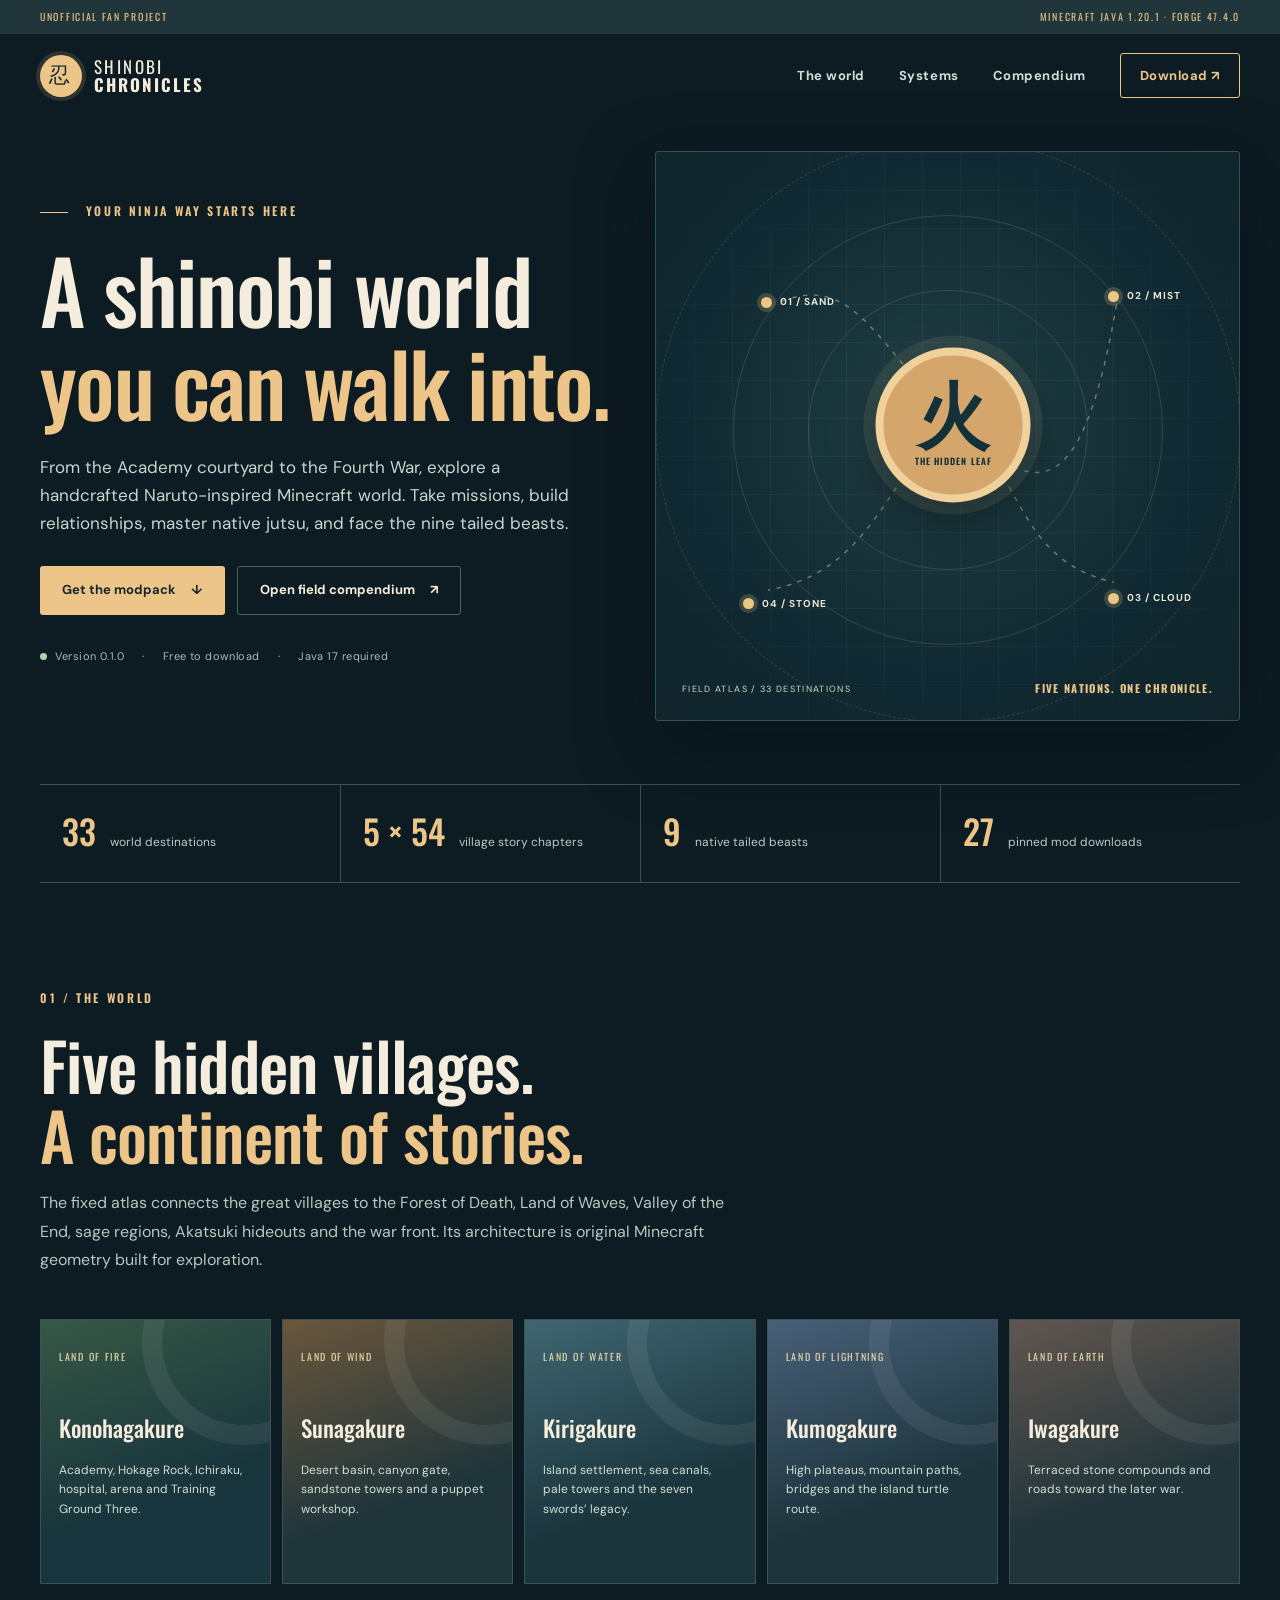
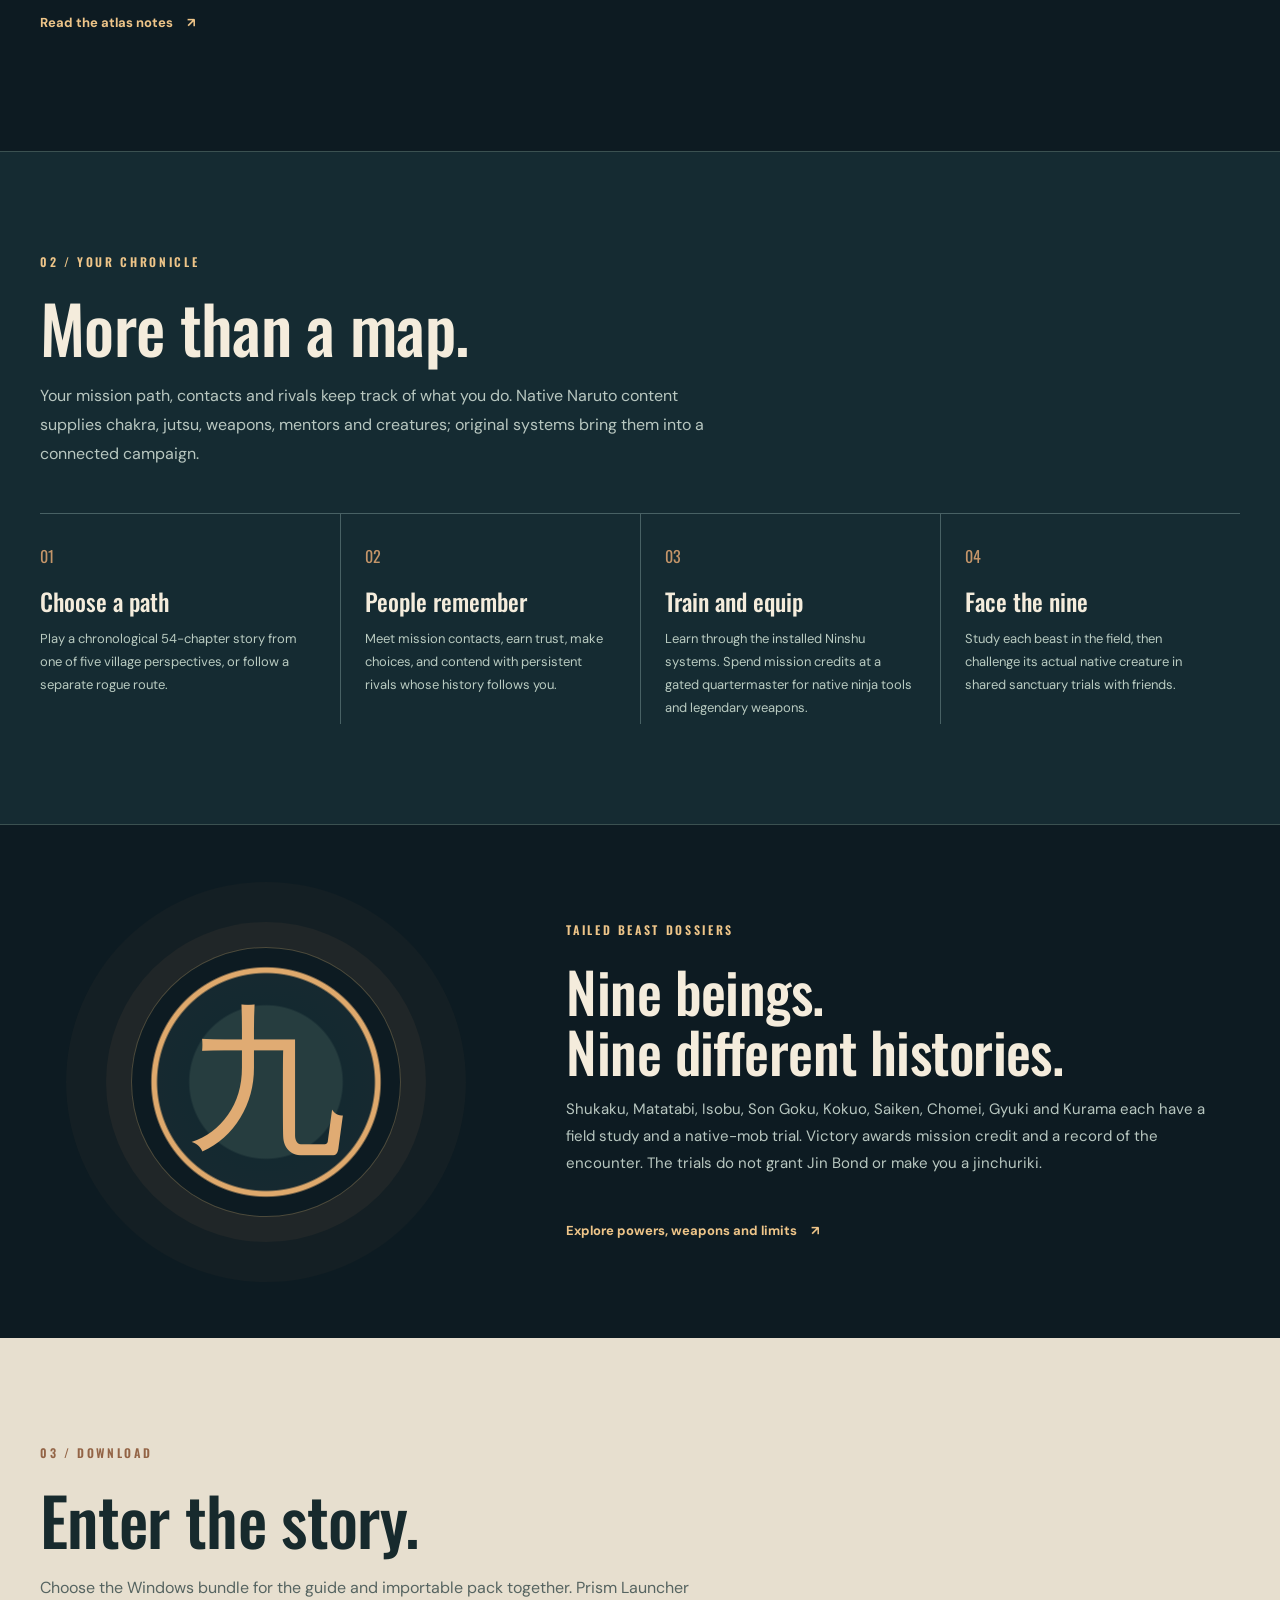
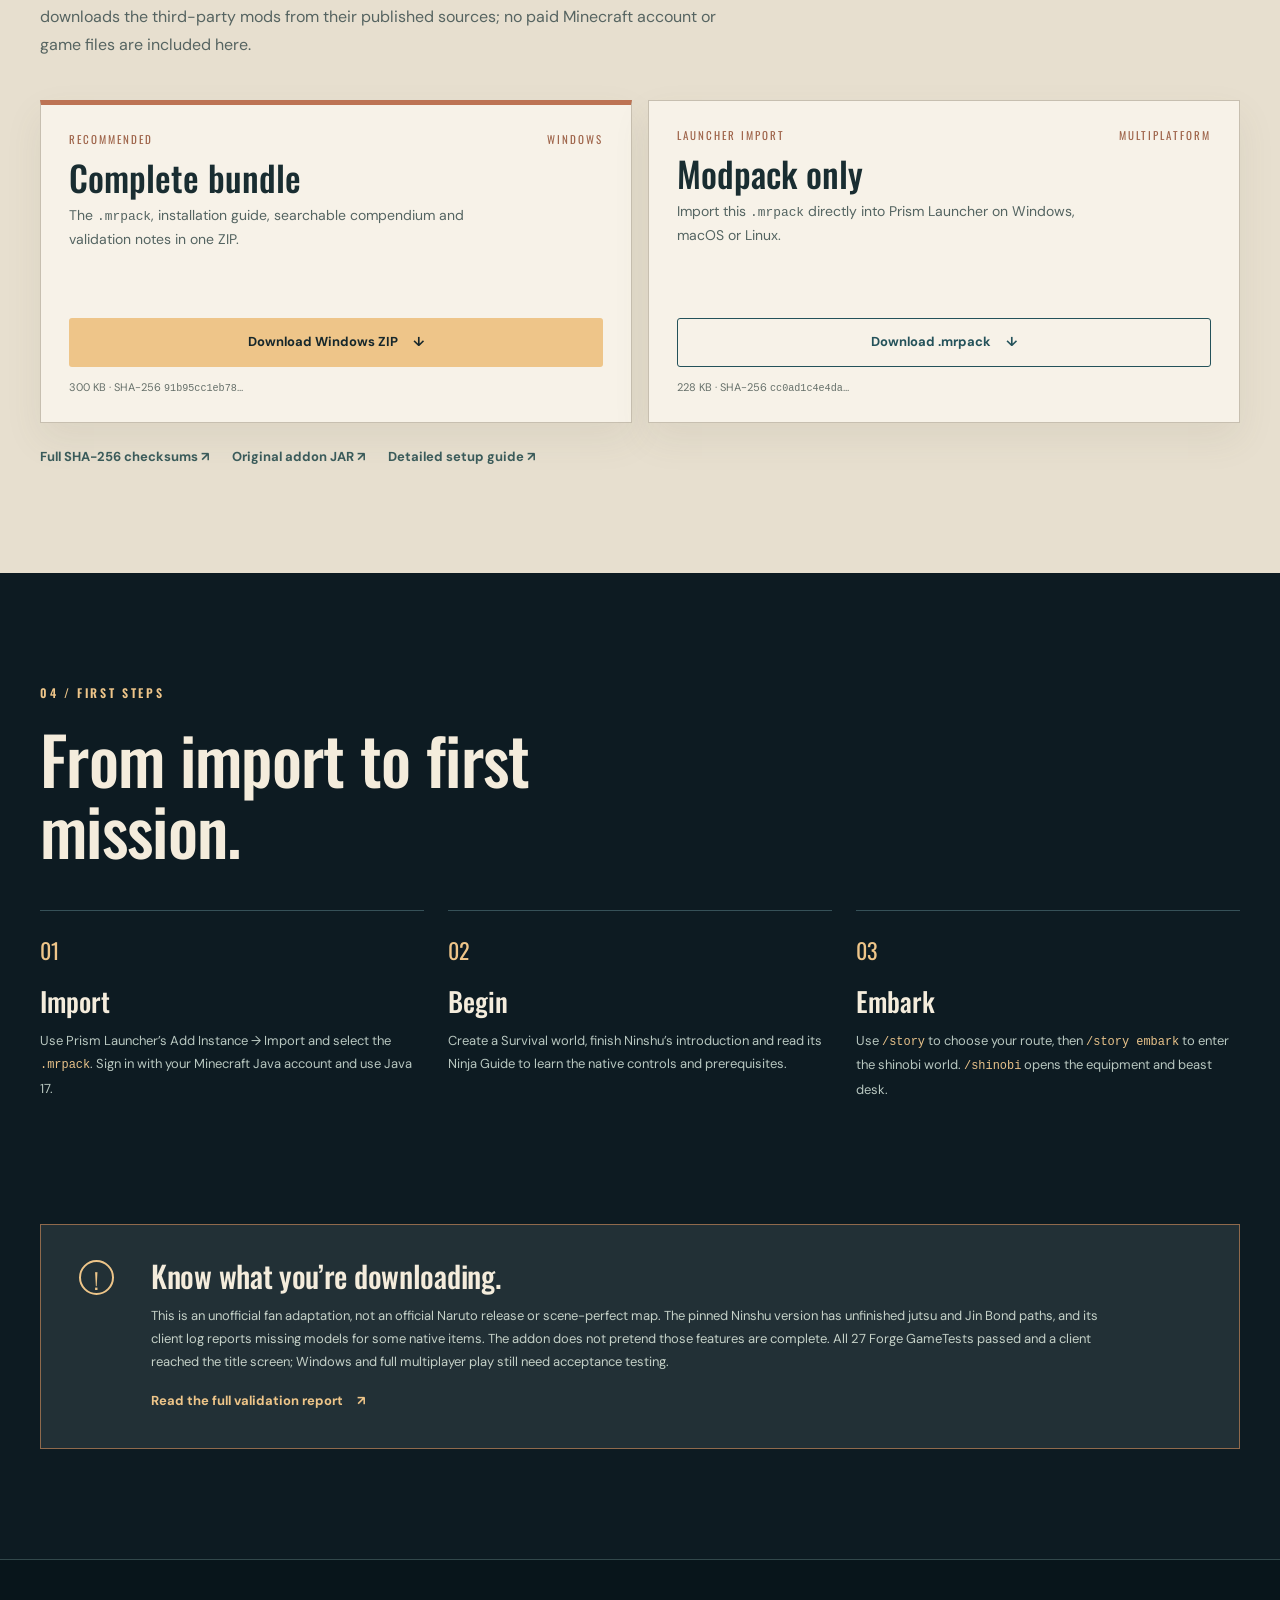
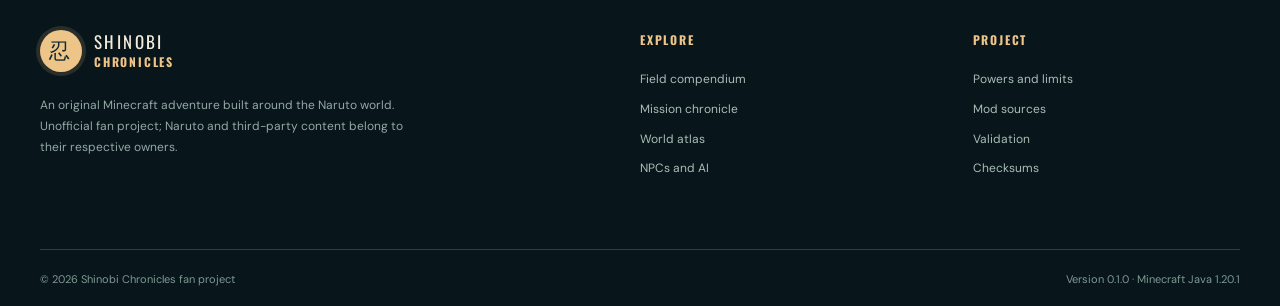
<file: index.html>
<!doctype html>
<html lang="en">
<head>
  <meta charset="utf-8">
  <meta name="viewport" content="width=device-width, initial-scale=1">
  <meta name="theme-color" content="#0d1b22">
  <meta name="description" content="Shinobi Chronicles is an unofficial Naruto Minecraft adventure with five village campaigns, nine tailed-beast trials, a handcrafted world, quests, NPC relationships and native jutsu.">
  <meta property="og:title" content="Shinobi Chronicles — A Naruto Minecraft adventure">
  <meta property="og:description" content="Explore five hidden villages, follow a 54-chapter story path, and face all nine tailed beasts. Download the free modpack and read the field guide.">
  <title>Shinobi Chronicles — Naruto Minecraft Modpack</title>
  <link rel="icon" href="favicon.svg" type="image/svg+xml">
  <link rel="stylesheet" href="styles.css">
  <script defer src="site.js"></script>
</head>
<body>
  <a class="skip-link" href="#main">Skip to content</a>
  <div class="topline"><span>UNOFFICIAL FAN PROJECT</span><span>MINECRAFT JAVA 1.20.1 · FORGE 47.4.0</span></div>
  <header class="site-header">
    <a href="index.html" class="brand" aria-label="Shinobi Chronicles home"><span class="brand-mark" aria-hidden="true">忍</span><span>SHINOBI<br><b>CHRONICLES</b></span></a>
    <button class="menu-toggle" type="button" aria-controls="site-nav" aria-expanded="false" aria-label="Open navigation">Menu <span aria-hidden="true">☰</span></button>
    <nav id="site-nav" class="nav" aria-label="Main navigation">
      <a href="#world">The world</a><a href="#systems">Systems</a><a href="COMPENDIUM.html">Compendium</a><a href="#download" class="nav-download">Download <span aria-hidden="true">↗</span></a>
    </nav>
  </header>

  <main id="main">
    <section class="hero section-shell">
      <div class="hero-copy">
        <p class="eyebrow"><span class="eyebrow-line"></span> YOUR NINJA WAY STARTS HERE</p>
        <h1>A shinobi world<br><em>you can walk into.</em></h1>
        <p class="hero-lead">From the Academy courtyard to the Fourth War, explore a handcrafted Naruto-inspired Minecraft world. Take missions, build relationships, master native jutsu, and face the nine tailed beasts.</p>
        <div class="hero-actions"><a class="button button-primary" href="#download">Get the modpack <span aria-hidden="true">↓</span></a><a class="button button-quiet" href="COMPENDIUM.html">Open field compendium <span aria-hidden="true">↗</span></a></div>
        <div class="hero-meta"><span><i></i> Version 0.1.0</span><span>Free to download</span><span>Java 17 required</span></div>
      </div>
      <div class="hero-art" aria-label="Illustrated map connecting the five hidden villages">
        <div class="art-grid"></div><div class="art-orbit orbit-one"></div><div class="art-orbit orbit-two"></div><div class="art-orbit orbit-three"></div>
        <svg class="route-lines" viewBox="0 0 640 590" preserveAspectRatio="none" aria-hidden="true"><path d="M138 155 C220 125 244 205 333 285 S469 359 506 156"/><path d="M333 285 C259 307 251 434 123 455"/><path d="M333 285 C403 330 394 424 503 447"/></svg>
        <div class="map-seal"><span class="map-seal-inner">火</span><small>THE HIDDEN LEAF</small></div>
        <div class="map-point sand"><span class="point-dot"></span><b>01 / SAND</b></div>
        <div class="map-point mist"><span class="point-dot"></span><b>02 / MIST</b></div>
        <div class="map-point cloud"><span class="point-dot"></span><b>03 / CLOUD</b></div>
        <div class="map-point stone"><span class="point-dot"></span><b>04 / STONE</b></div>
        <div class="art-caption"><span>FIELD ATLAS / 33 DESTINATIONS</span><strong>FIVE NATIONS. ONE CHRONICLE.</strong></div>
      </div>
    </section>

    <section class="metric-strip section-shell" aria-label="Pack at a glance"><div><strong>33</strong><span>world destinations</span></div><div><strong>5 × 54</strong><span>village story chapters</span></div><div><strong>9</strong><span>native tailed beasts</span></div><div><strong>27</strong><span>pinned mod downloads</span></div></section>

    <section id="world" class="section-shell world-section">
      <div class="section-intro"><p class="eyebrow">01 / THE WORLD</p><h2>Five hidden villages.<br><em>A continent of stories.</em></h2><p>The fixed atlas connects the great villages to the Forest of Death, Land of Waves, Valley of the End, sage regions, Akatsuki hideouts and the war front. Its architecture is original Minecraft geometry built for exploration.</p></div>
      <div class="village-grid"><article class="village-card leaf"><span>LAND OF FIRE</span><b>Konohagakure</b><p>Academy, Hokage Rock, Ichiraku, hospital, arena and Training Ground Three.</p></article><article class="village-card sand-v"><span>LAND OF WIND</span><b>Sunagakure</b><p>Desert basin, canyon gate, sandstone towers and a puppet workshop.</p></article><article class="village-card mist-v"><span>LAND OF WATER</span><b>Kirigakure</b><p>Island settlement, sea canals, pale towers and the seven swords’ legacy.</p></article><article class="village-card cloud-v"><span>LAND OF LIGHTNING</span><b>Kumogakure</b><p>High plateaus, mountain paths, bridges and the island turtle route.</p></article><article class="village-card stone-v"><span>LAND OF EARTH</span><b>Iwagakure</b><p>Terraced stone compounds and roads toward the later war.</p></article></div>
      <a class="text-link" href="WORLD.html">Read the atlas notes <span aria-hidden="true">↗</span></a>
    </section>

    <section id="systems" class="systems-wrap"><div class="section-shell systems-inner"><div class="section-intro"><p class="eyebrow">02 / YOUR CHRONICLE</p><h2>More than a map.</h2><p>Your mission path, contacts and rivals keep track of what you do. Native Naruto content supplies chakra, jutsu, weapons, mentors and creatures; original systems bring them into a connected campaign.</p></div><div class="systems-grid"><article><span class="system-number">01</span><h3>Choose a path</h3><p>Play a chronological 54-chapter story from one of five village perspectives, or follow a separate rogue route.</p></article><article><span class="system-number">02</span><h3>People remember</h3><p>Meet mission contacts, earn trust, make choices, and contend with persistent rivals whose history follows you.</p></article><article><span class="system-number">03</span><h3>Train and equip</h3><p>Learn through the installed Ninshu systems. Spend mission credits at a gated quartermaster for native ninja tools and legendary weapons.</p></article><article><span class="system-number">04</span><h3>Face the nine</h3><p>Study each beast in the field, then challenge its actual native creature in shared sanctuary trials with friends.</p></article></div></div></section>

    <section class="section-shell dossier"><div class="dossier-mark" aria-hidden="true">九</div><div><p class="eyebrow">TAILED BEAST DOSSIERS</p><h2>Nine beings.<br>Nine different histories.</h2><p>Shukaku, Matatabi, Isobu, Son Goku, Kokuo, Saiken, Chomei, Gyuki and Kurama each have a field study and a native-mob trial. Victory awards mission credit and a record of the encounter. The trials do not grant Jin Bond or make you a jinchuriki.</p><a class="text-link" href="CONTENT.html">Explore powers, weapons and limits <span aria-hidden="true">↗</span></a></div></section>

    <section id="download" class="download-wrap"><div class="section-shell"><div class="section-intro"><p class="eyebrow">03 / DOWNLOAD</p><h2>Enter the story.</h2><p>Choose the Windows bundle for the guide and importable pack together. Prism Launcher downloads the third-party mods from their published sources; no paid Minecraft account or game files are included here.</p></div><div class="download-grid"><article class="download-card recommended"><div class="card-top"><span>RECOMMENDED</span><span>WINDOWS</span></div><div><h3>Complete bundle</h3><p>The <code>.mrpack</code>, installation guide, searchable compendium and validation notes in one ZIP.</p></div><a class="button button-primary" href="downloads/Shinobi-Chronicles-0.1.0-Windows.zip" download>Download Windows ZIP <span aria-hidden="true">↓</span></a><small>300 KB · SHA-256 <code>91b95cc1eb78</code>…</small></article><article class="download-card"><div class="card-top"><span>LAUNCHER IMPORT</span><span>MULTIPLATFORM</span></div><div><h3>Modpack only</h3><p>Import this <code>.mrpack</code> directly into Prism Launcher on Windows, macOS or Linux.</p></div><a class="button button-outline" href="downloads/Shinobi-Chronicles-0.1.0.mrpack" download>Download .mrpack <span aria-hidden="true">↓</span></a><small>228 KB · SHA-256 <code>cc0ad1c4e4da</code>…</small></article></div><div class="download-extras"><a href="downloads/SHA256SUMS.txt" download>Full SHA-256 checksums ↗</a><a href="downloads/shinobi-chronicles-0.1.0.jar" download>Original addon JAR ↗</a><a href="START-HERE.html">Detailed setup guide ↗</a></div></div></section>

    <section class="section-shell setup-section"><div class="section-intro"><p class="eyebrow">04 / FIRST STEPS</p><h2>From import to first mission.</h2></div><ol class="steps"><li><span>01</span><div><h3>Import</h3><p>Use Prism Launcher’s Add Instance → Import and select the <code>.mrpack</code>. Sign in with your Minecraft Java account and use Java 17.</p></div></li><li><span>02</span><div><h3>Begin</h3><p>Create a Survival world, finish Ninshu’s introduction and read its Ninja Guide to learn the native controls and prerequisites.</p></div></li><li><span>03</span><div><h3>Embark</h3><p>Use <code>/story</code> to choose your route, then <code>/story embark</code> to enter the shinobi world. <code>/shinobi</code> opens the equipment and beast desk.</p></div></li></ol></section>

    <section class="section-shell reality"><span class="reality-icon" aria-hidden="true">!</span><div><h2>Know what you’re downloading.</h2><p>This is an unofficial fan adaptation, not an official Naruto release or scene-perfect map. The pinned Ninshu version has unfinished jutsu and Jin Bond paths, and its client log reports missing models for some native items. The addon does not pretend those features are complete. All 27 Forge GameTests passed and a client reached the title screen; Windows and full multiplayer play still need acceptance testing.</p><a class="text-link" href="VALIDATION.html">Read the full validation report <span aria-hidden="true">↗</span></a></div></section>
  </main>
  <footer class="site-footer"><div class="section-shell footer-grid"><div><a href="index.html" class="brand"><span class="brand-mark" aria-hidden="true">忍</span><span>SHINOBI<br><b>CHRONICLES</b></span></a><p>An original Minecraft adventure built around the Naruto world. Unofficial fan project; Naruto and third-party content belong to their respective owners.</p></div><div><b>EXPLORE</b><a href="COMPENDIUM.html">Field compendium</a><a href="CAMPAIGNS.html">Mission chronicle</a><a href="WORLD.html">World atlas</a><a href="NPC-AND-AI.html">NPCs and AI</a></div><div><b>PROJECT</b><a href="CONTENT.html">Powers and limits</a><a href="MOD-SOURCES.html">Mod sources</a><a href="VALIDATION.html">Validation</a><a href="downloads/SHA256SUMS.txt">Checksums</a></div></div><div class="section-shell copyright"><span>© 2026 Shinobi Chronicles fan project</span><span>Version 0.1.0 · Minecraft Java 1.20.1</span></div></footer>
</body>
</html>
</file>
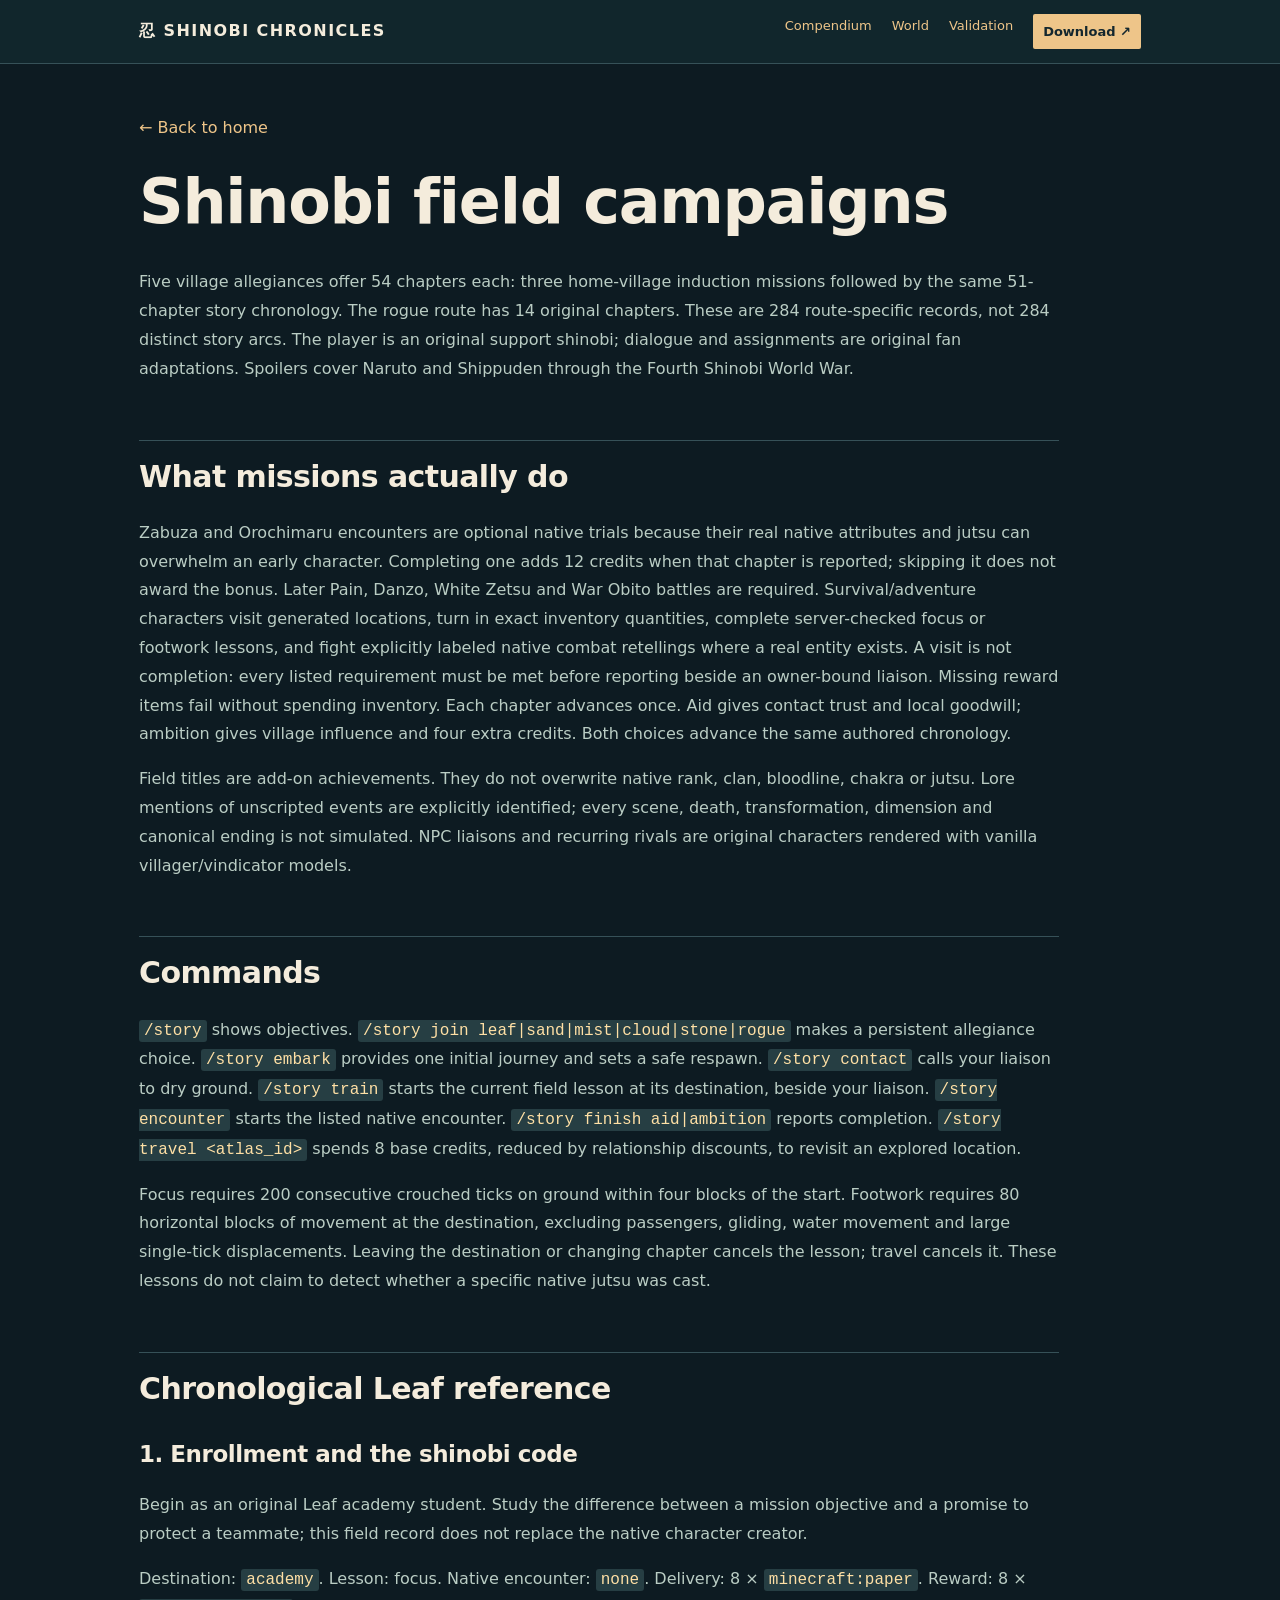
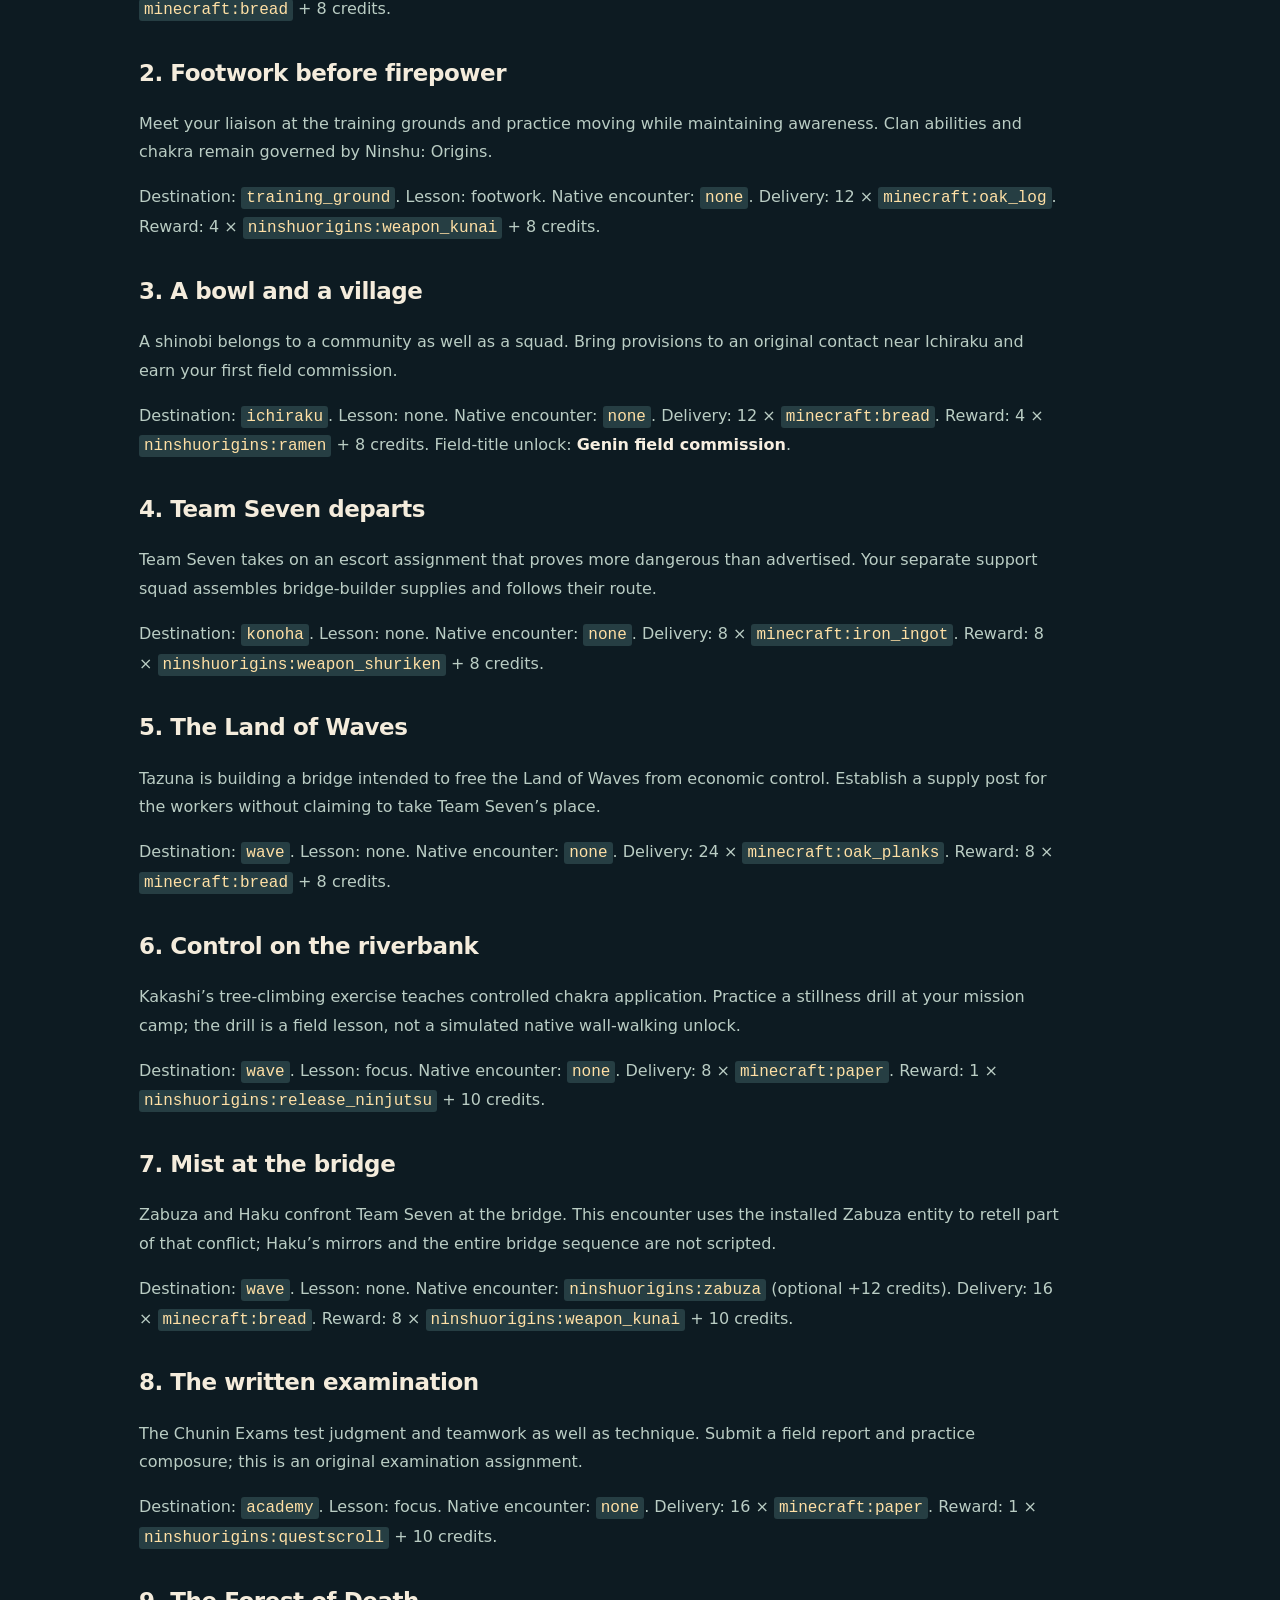
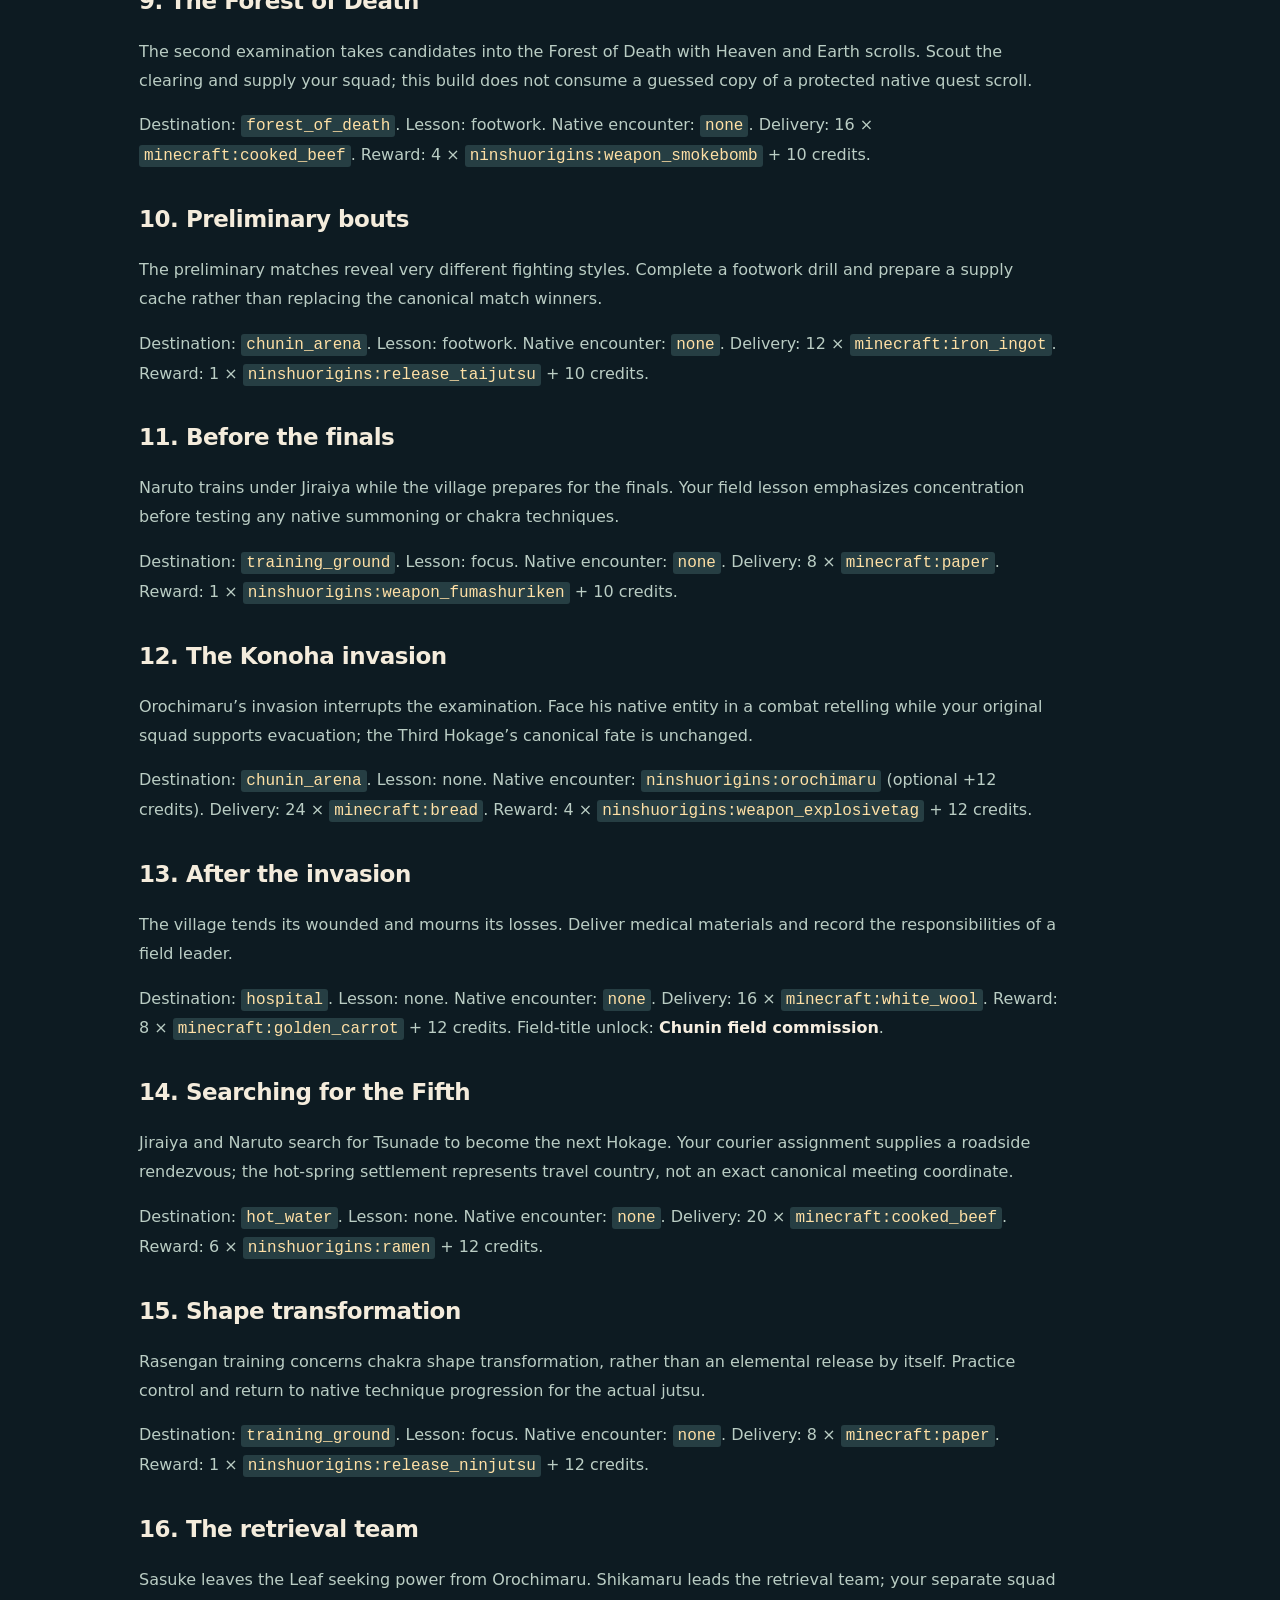
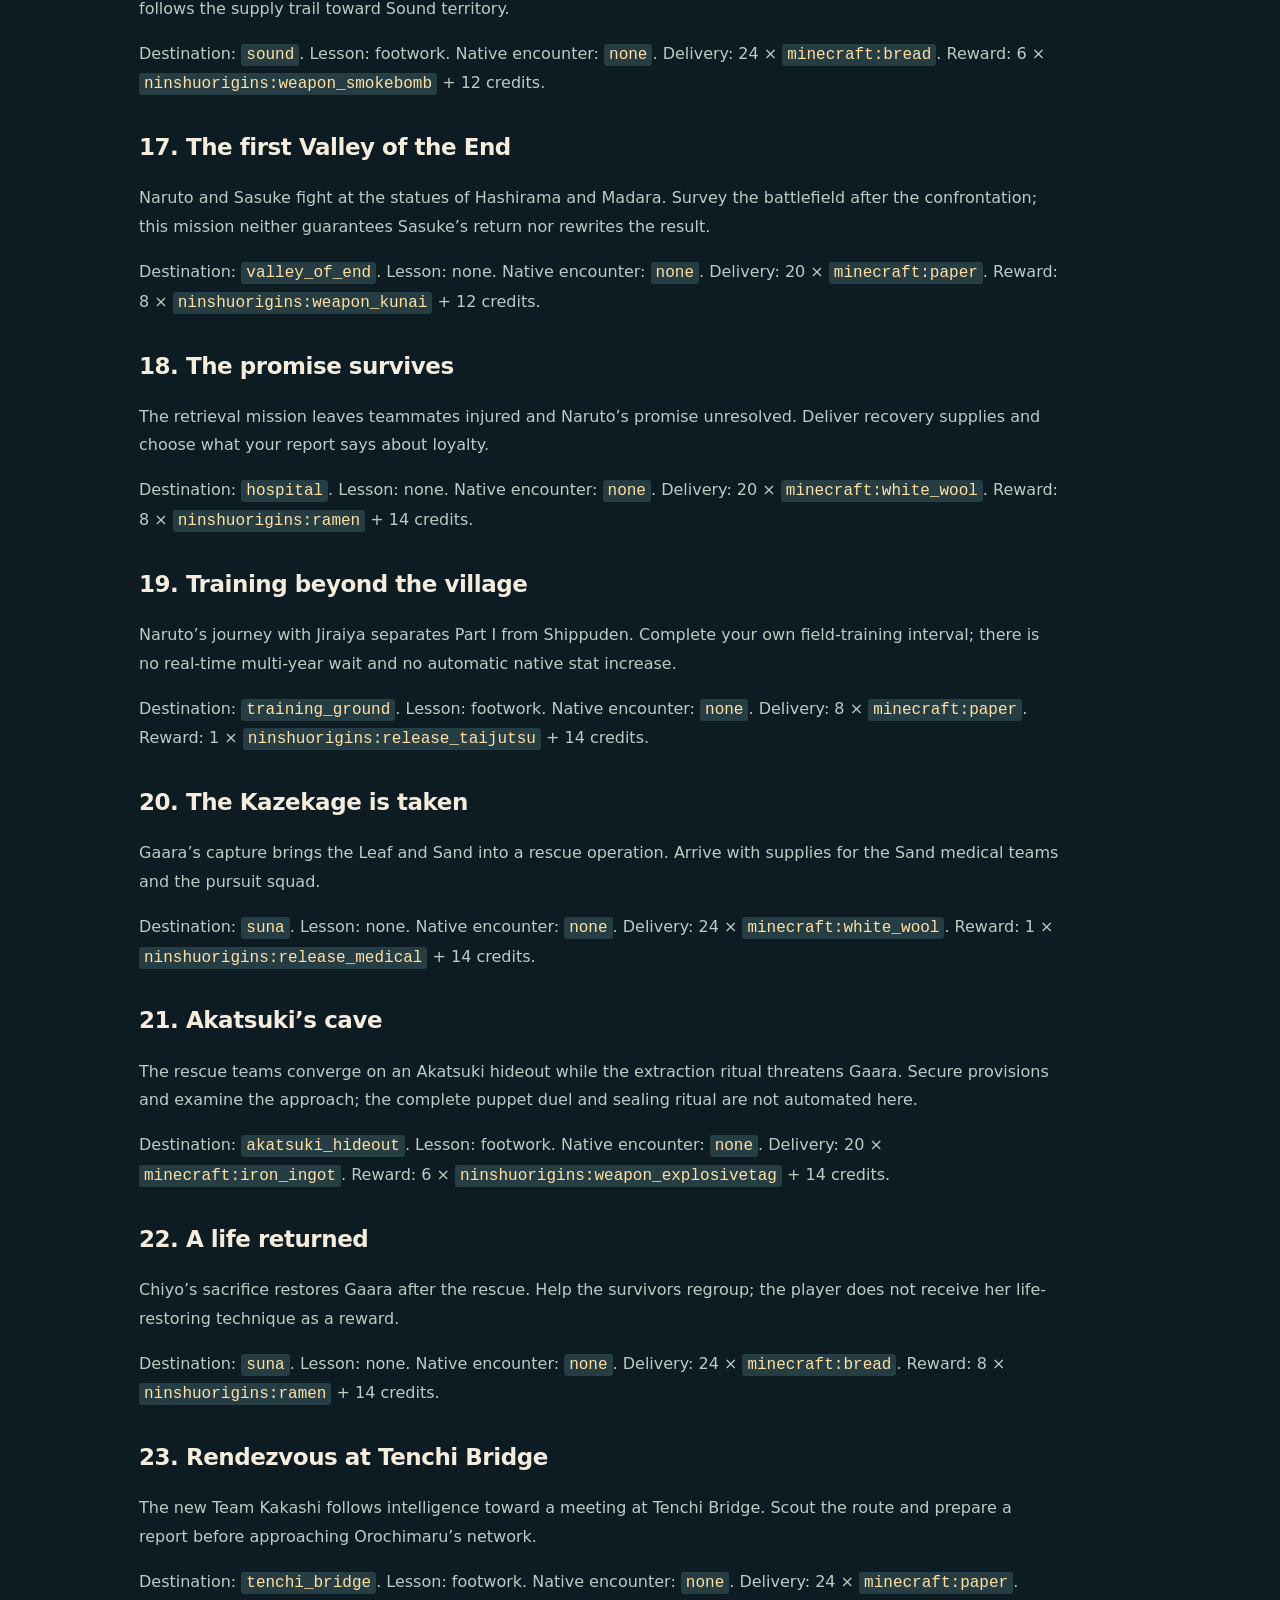
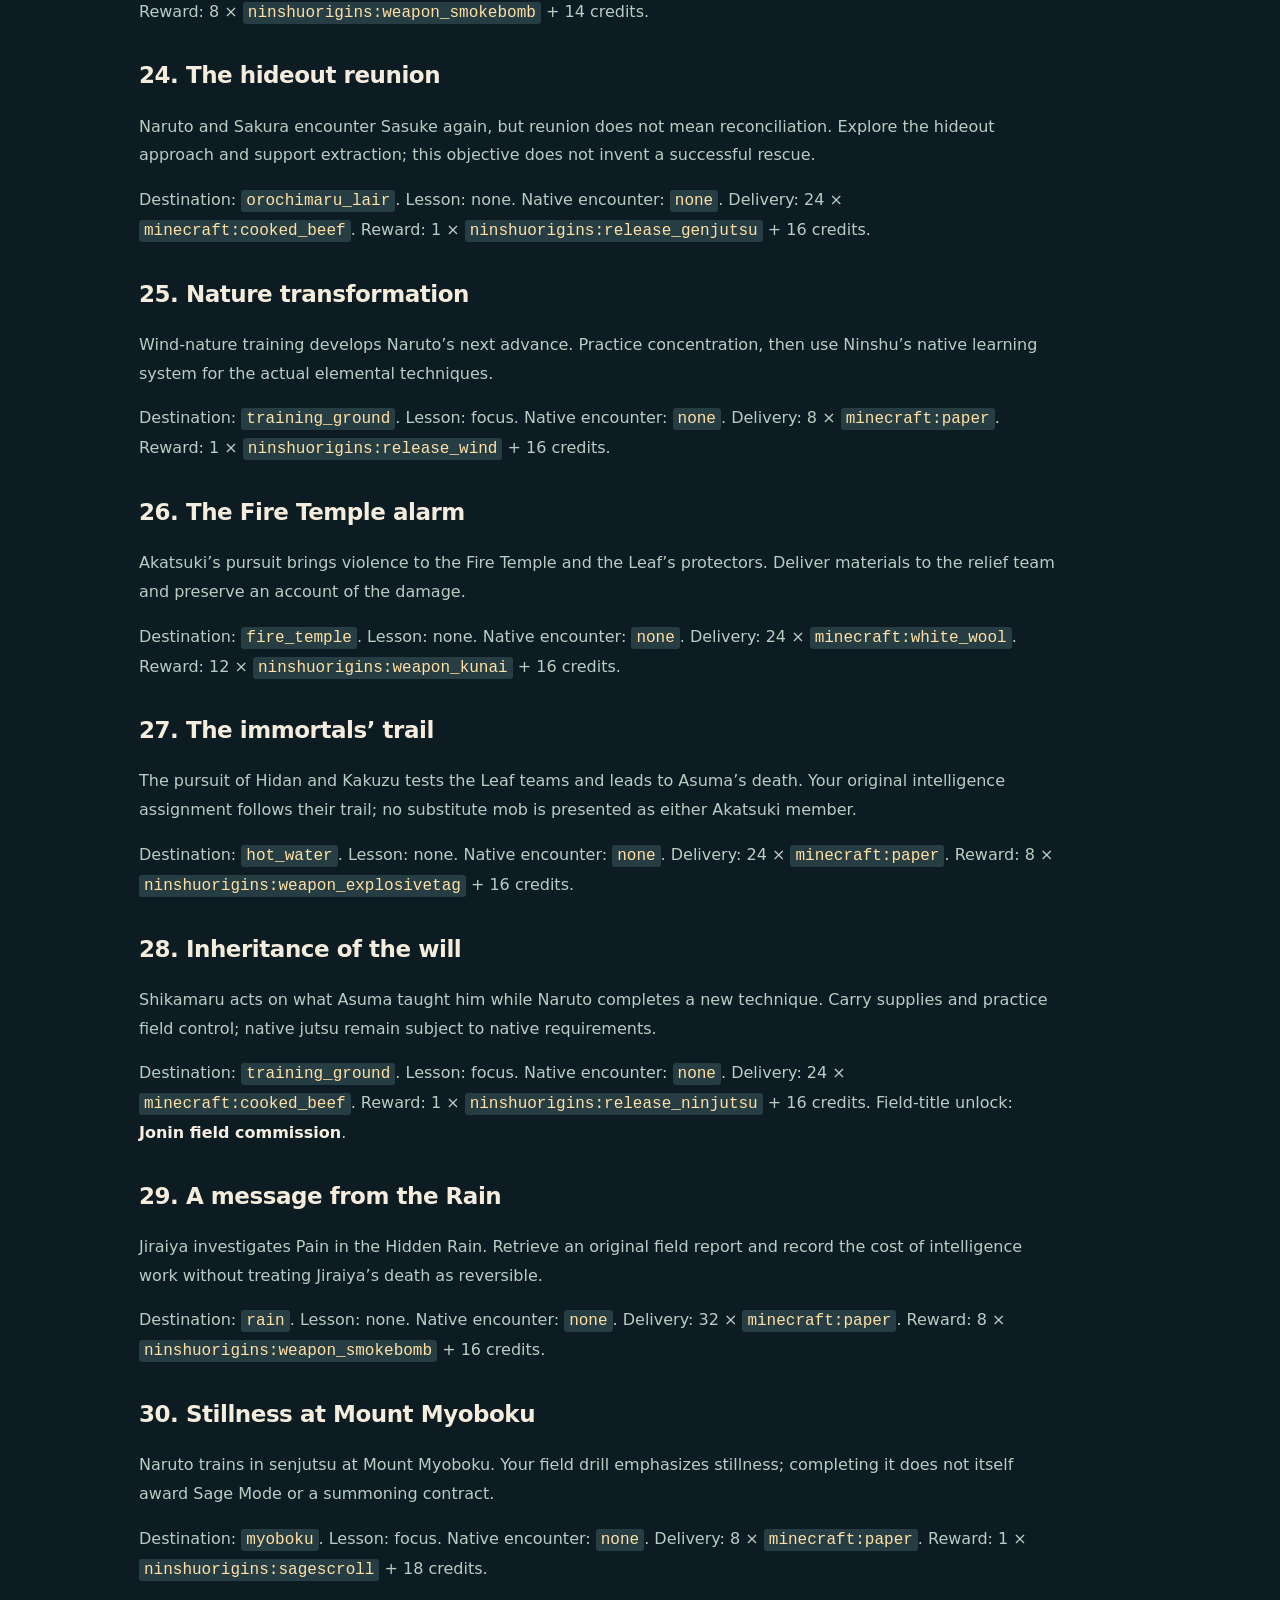
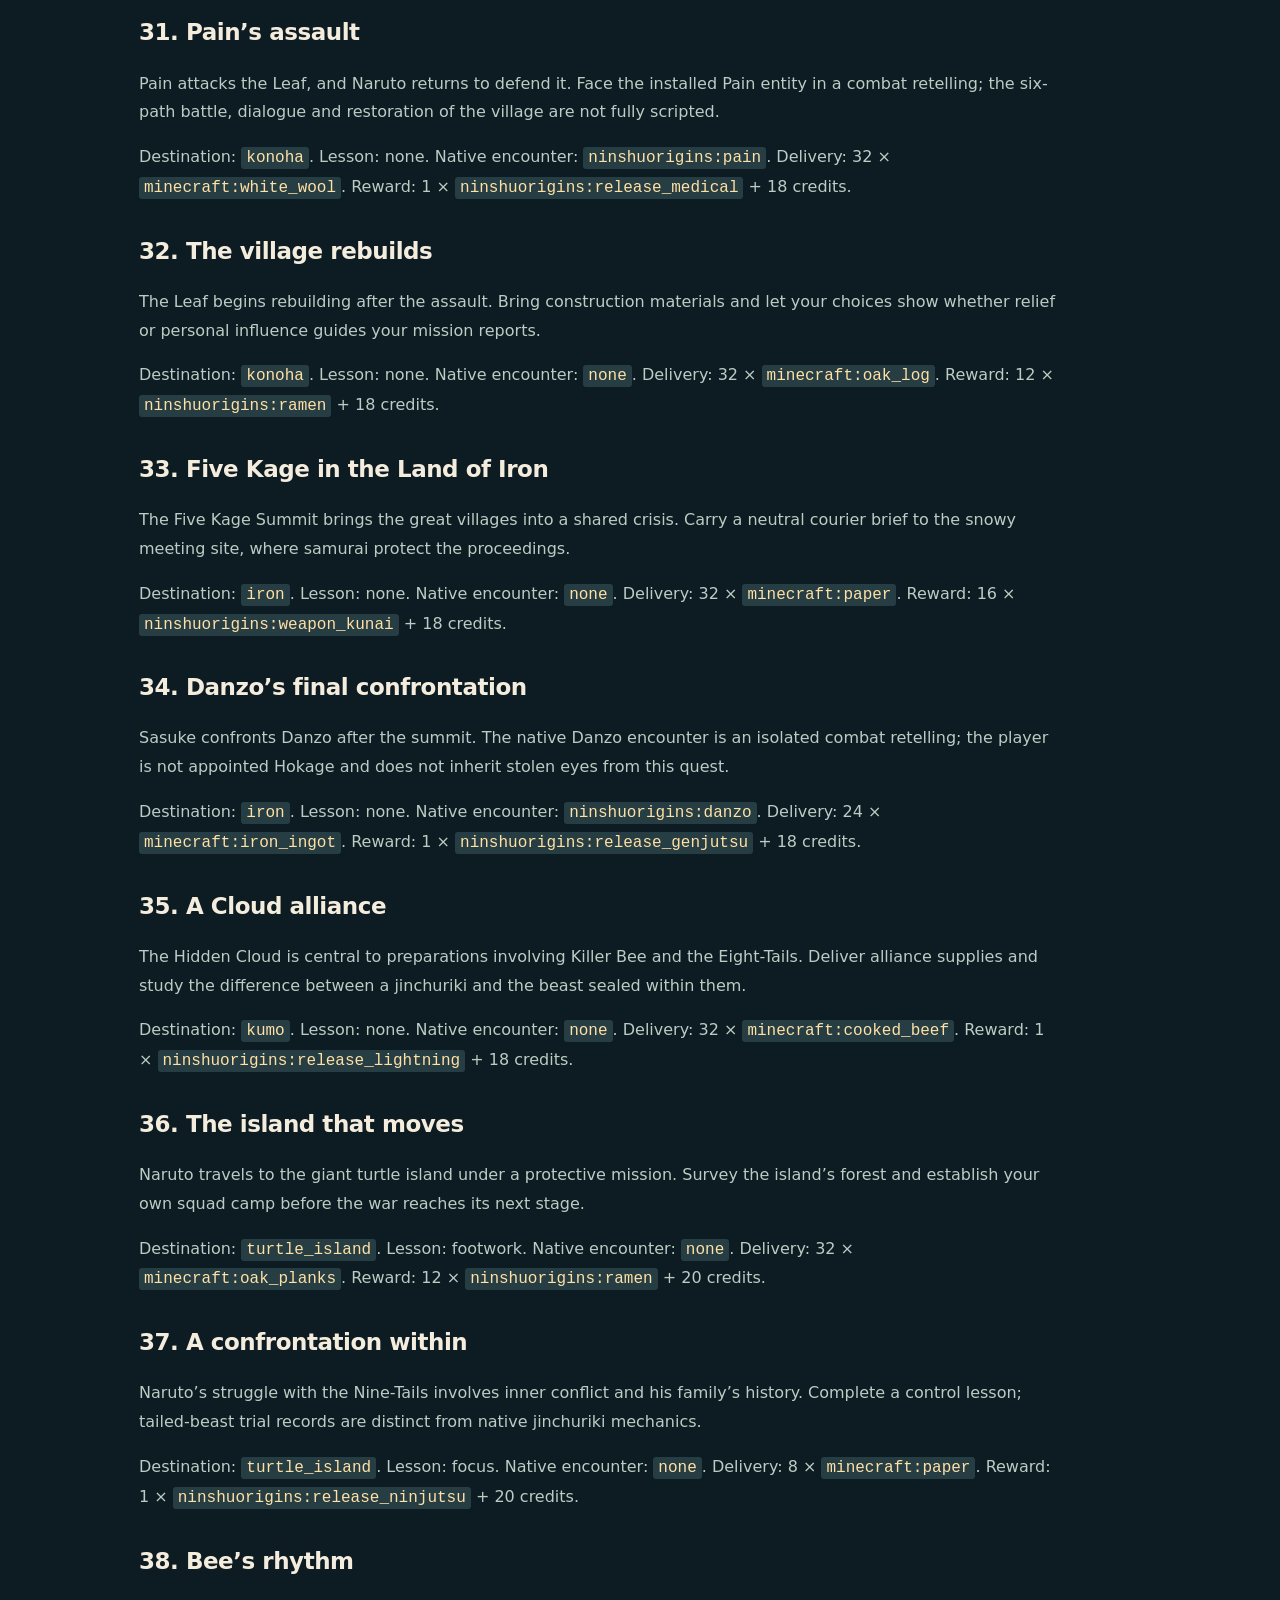
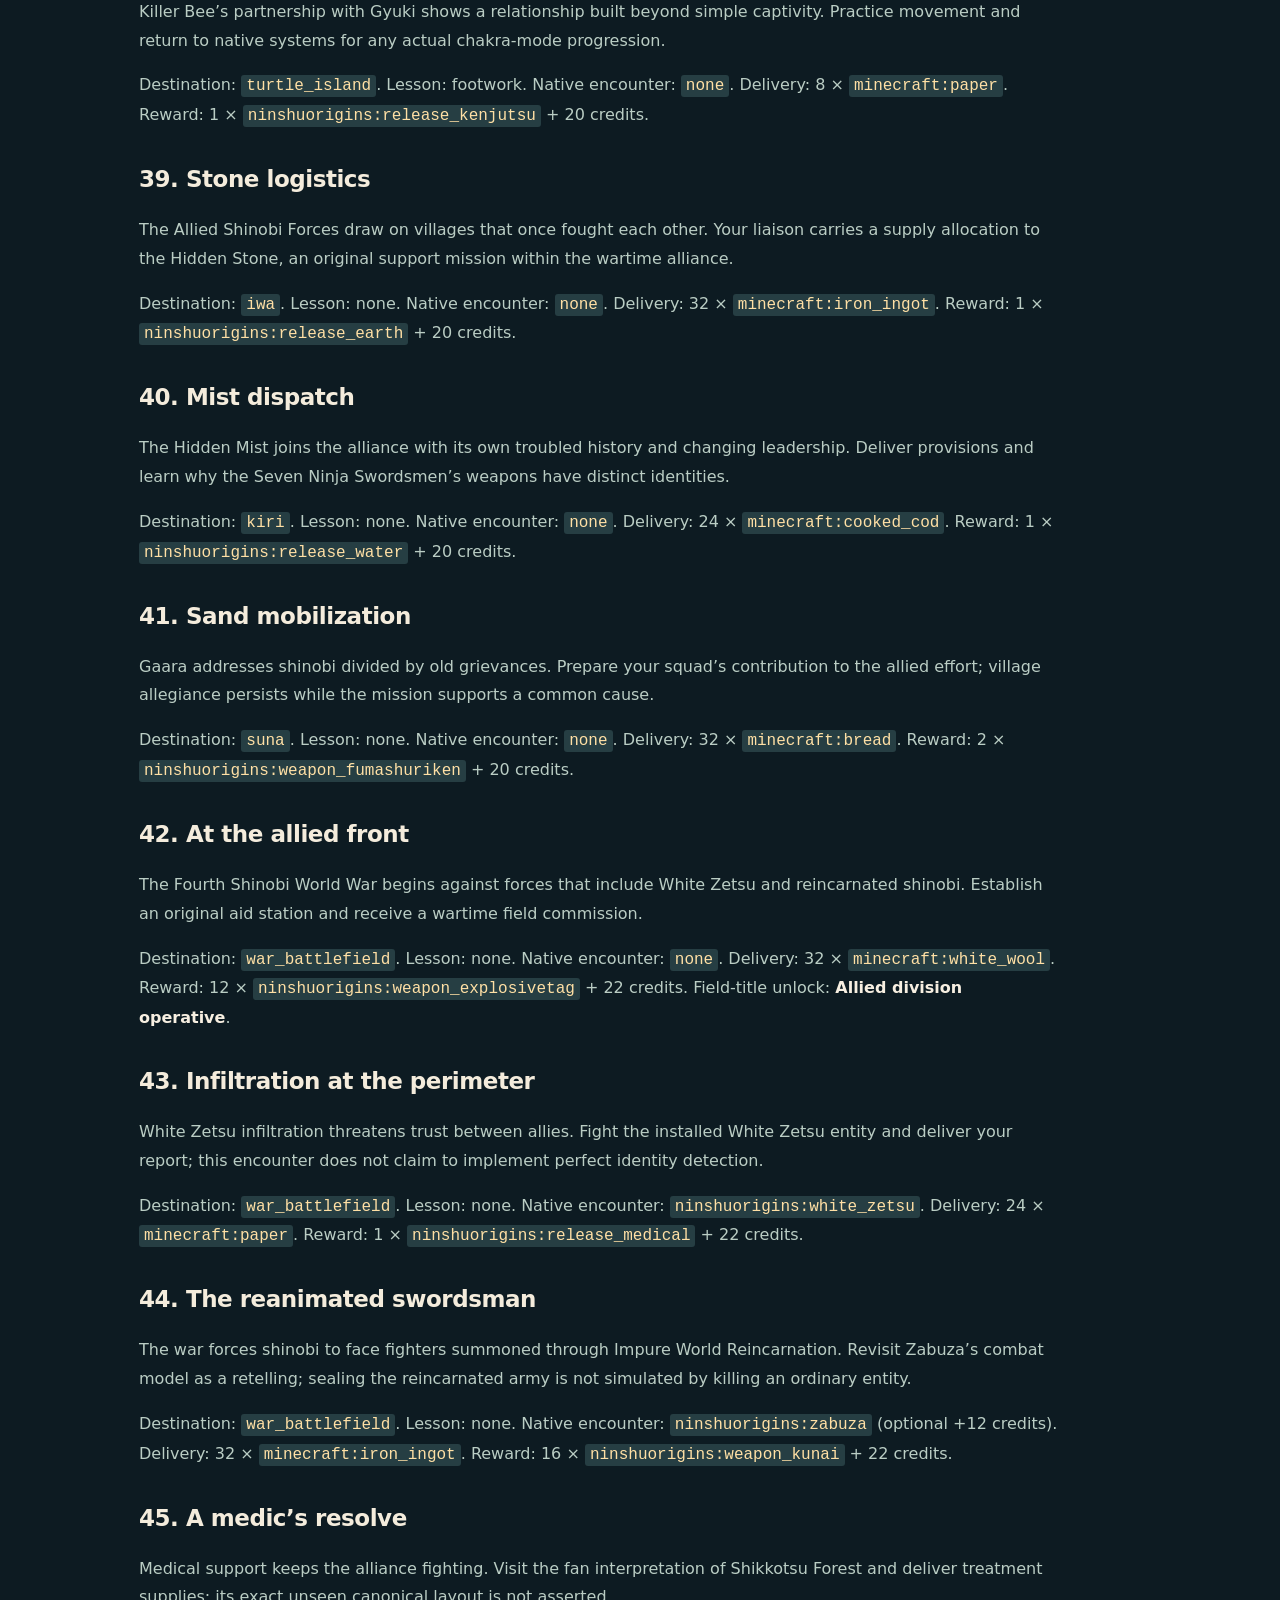
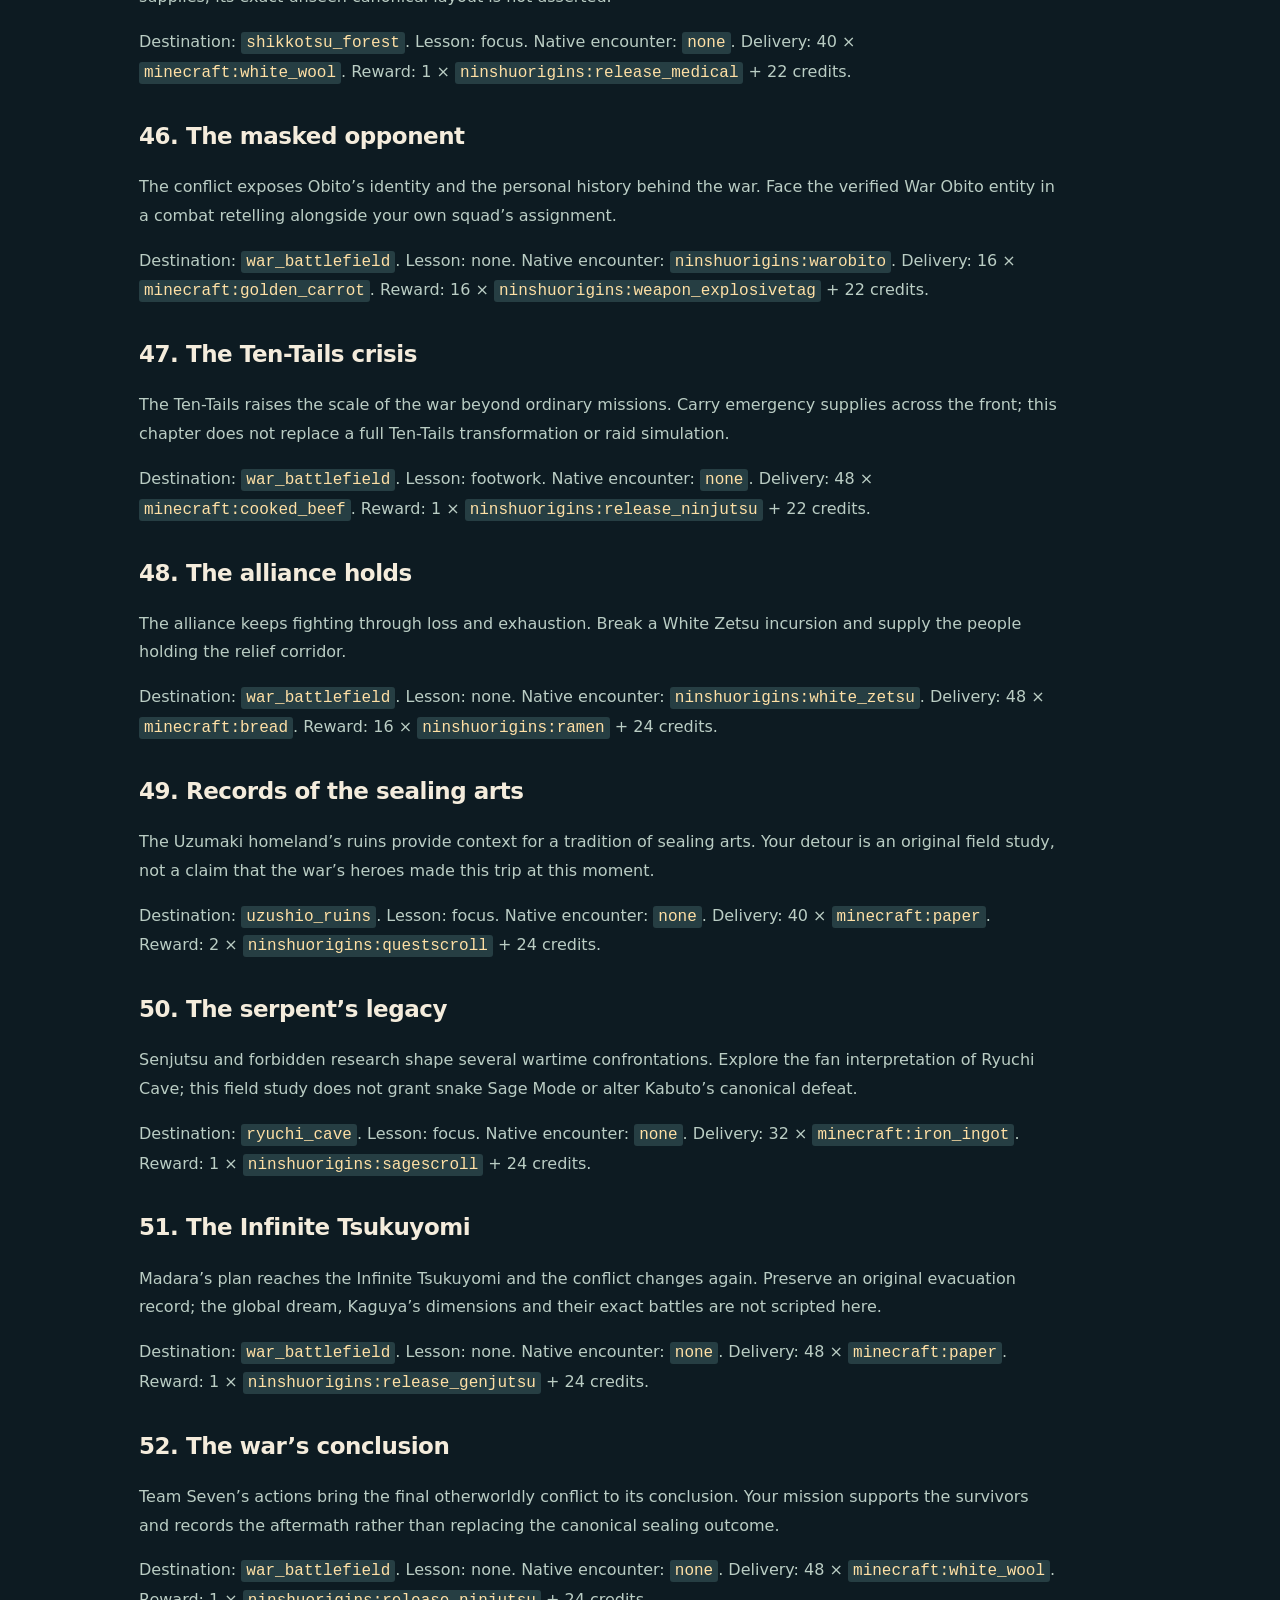
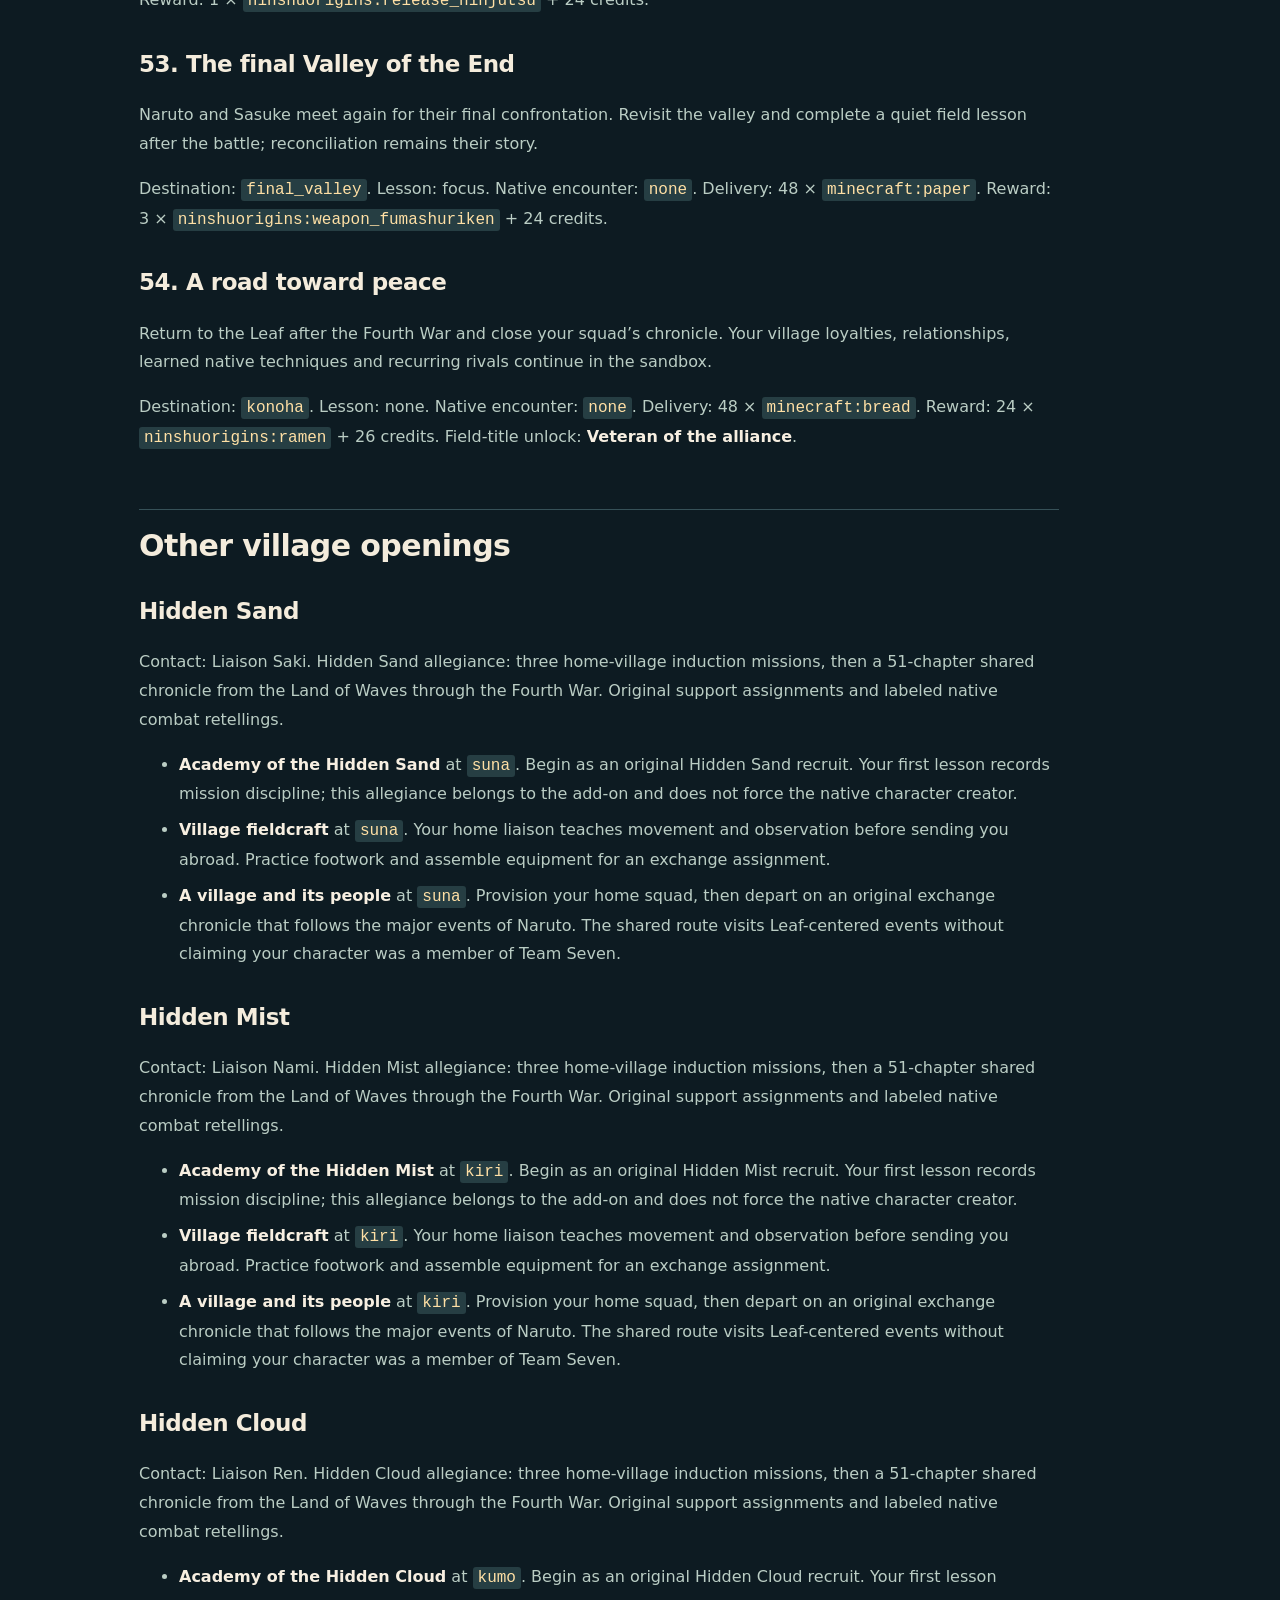
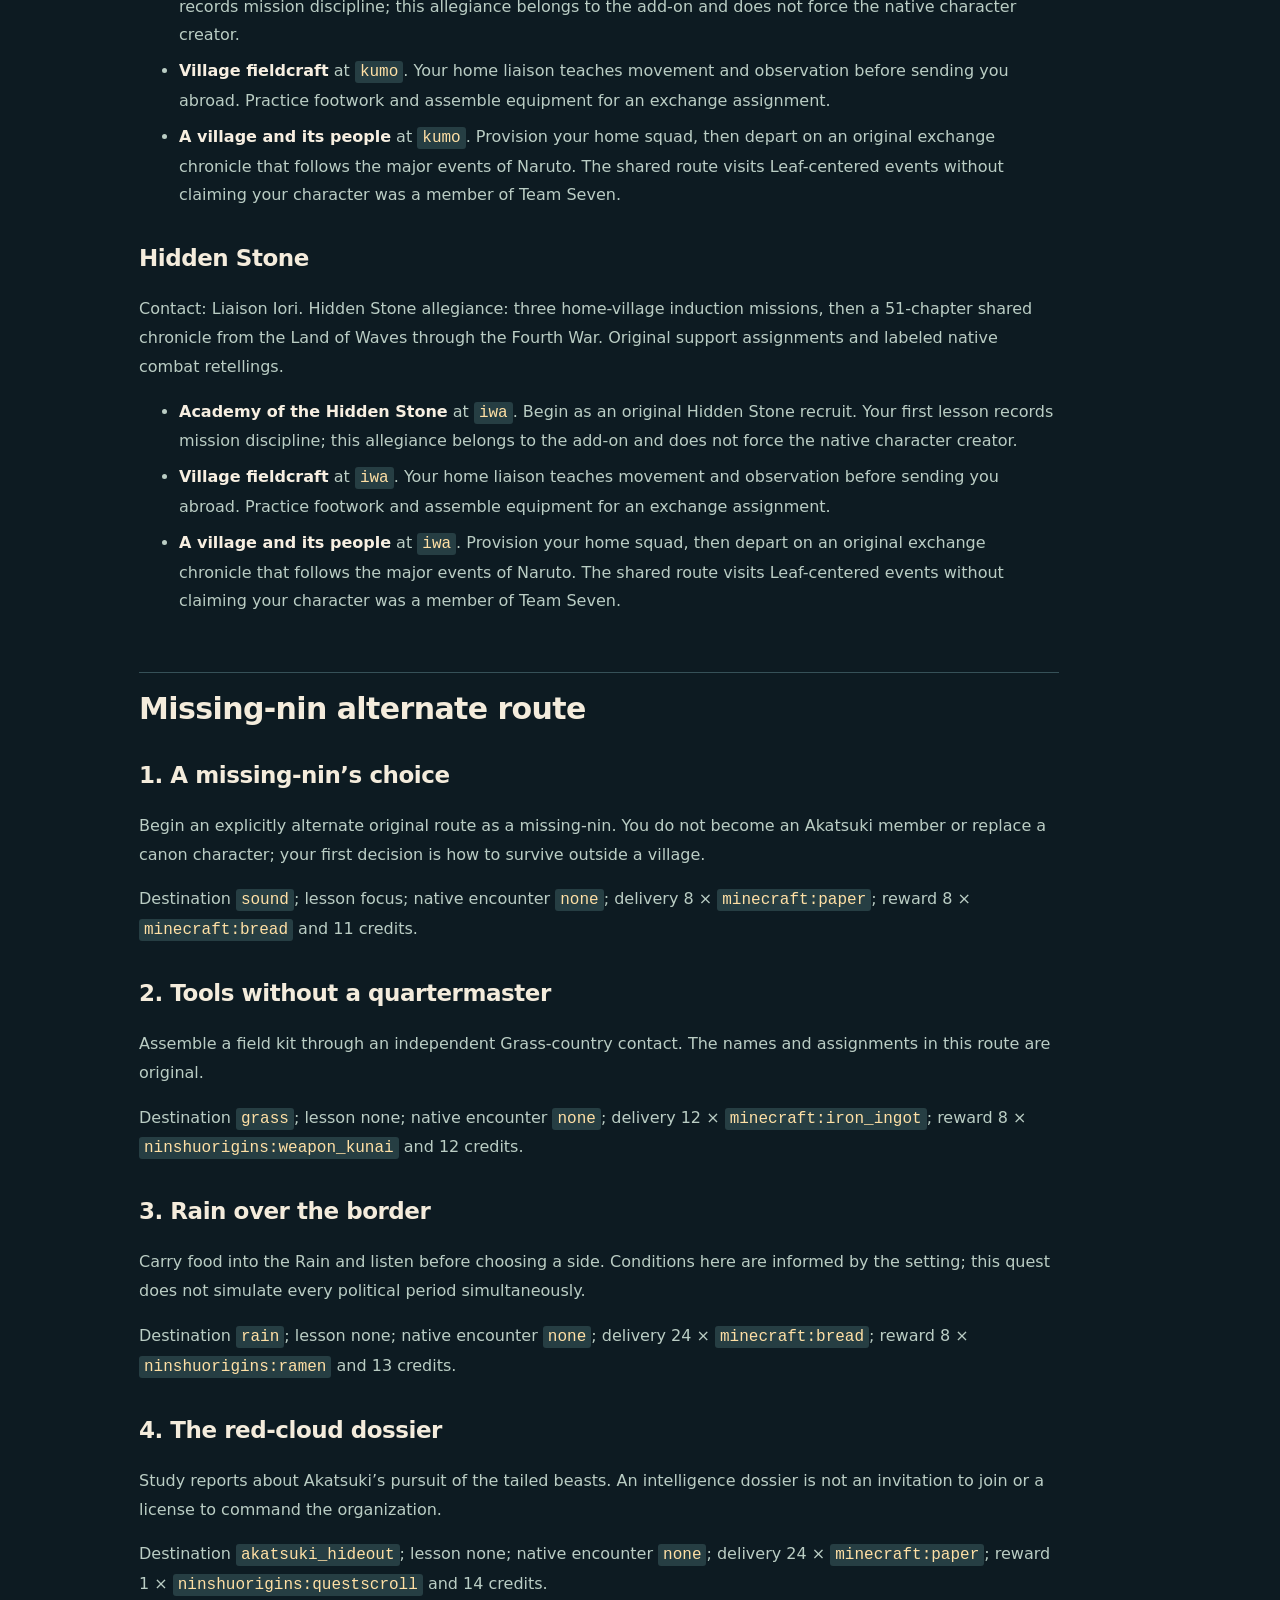
<file: CAMPAIGNS.html>
<!doctype html><html lang="en"><head><meta charset="utf-8"><meta name="viewport" content="width=device-width,initial-scale=1"><title>Shinobi field campaigns — Shinobi Chronicles</title><link rel="icon" href="favicon.svg" type="image/svg+xml"><style>
:root{color-scheme:dark;--bg:#0d1b22;--panel:#172d34;--text:#f4ecdc;--muted:#bacdc4;--gold:#eec589;--line:#365158}
*{box-sizing:border-box}html{scroll-behavior:smooth}body{margin:0;background:var(--bg);color:var(--text);font:16px/1.8 system-ui,-apple-system,sans-serif}
a{color:var(--gold)}a:hover{color:#ffdfa9}.header{border-bottom:1px solid var(--line);background:#11262c}.header-inner{max-width:1050px;margin:auto;padding:14px 24px;display:flex;justify-content:space-between;gap:20px;align-items:center}.logo{text-decoration:none;color:var(--text);font-weight:800;letter-spacing:.09em}.header nav{display:flex;gap:20px;flex-wrap:wrap}.header nav a{text-decoration:none;font-size:13px}.download{background:var(--gold);color:#14272e!important;padding:6px 10px;border-radius:2px;font-weight:700}
main{max-width:1050px;margin:50px auto 100px;padding:0 24px}article{max-width:920px}h1,h2,h3{line-height:1.18;letter-spacing:-.02em}h1{font-size:clamp(38px,6vw,62px);margin:0 0 30px}h2{font-size:30px;margin-top:56px;padding-top:18px;border-top:1px solid var(--line)}h3{font-size:23px;margin-top:35px}p,li{color:var(--muted)}li{margin:7px 0}strong{color:#f7efe1}code{background:#263e43;color:#ffe0a5;padding:2px 5px;border-radius:3px}pre{padding:18px;background:#1b343b;overflow:auto;border:1px solid var(--line)}pre code{background:none;padding:0}blockquote{border-left:3px solid var(--gold);padding:5px 20px;margin-left:0;background:#1b3237}hr{border:0;border-top:1px solid var(--line);margin:40px 0}.table-scroll{overflow:auto}table{border-collapse:collapse;min-width:690px;width:100%;font-size:13px}th,td{padding:11px 12px;text-align:left;border-bottom:1px solid var(--line);vertical-align:top}th{color:var(--gold);background:#1d343a}.back{display:inline-block;margin-bottom:22px;text-decoration:none}.footer{border-top:1px solid var(--line);padding:24px;color:#809c95;font-size:12px;text-align:center}
@media(max-width:600px){.header-inner{display:block}.header nav{margin-top:10px;gap:12px}main{margin-top:30px}h2{font-size:25px}}
</style></head><body><header class="header"><div class="header-inner"><a class="logo" href="index.html">忍 SHINOBI CHRONICLES</a><nav><a href="COMPENDIUM.html">Compendium</a><a href="WORLD.html">World</a><a href="VALIDATION.html">Validation</a><a class="download" href="index.html#download">Download ↗</a></nav></div></header><main><a class="back" href="index.html">← Back to home</a><article><h1>Shinobi field campaigns</h1>
<p>Five village allegiances offer 54 chapters each: three home-village induction missions followed by the same 51-chapter story chronology. The rogue route has 14 original chapters. These are 284 route-specific records, not 284 distinct story arcs. The player is an original support shinobi; dialogue and assignments are original fan adaptations. Spoilers cover Naruto and Shippuden through the Fourth Shinobi World War.</p>
<h2>What missions actually do</h2>
<p>Zabuza and Orochimaru encounters are optional native trials because their real native attributes and jutsu can overwhelm an early character. Completing one adds 12 credits when that chapter is reported; skipping it does not award the bonus. Later Pain, Danzo, White Zetsu and War Obito battles are required. Survival/adventure characters visit generated locations, turn in exact inventory quantities, complete server-checked focus or footwork lessons, and fight explicitly labeled native combat retellings where a real entity exists. A visit is not completion: every listed requirement must be met before reporting beside an owner-bound liaison. Missing reward items fail without spending inventory. Each chapter advances once. Aid gives contact trust and local goodwill; ambition gives village influence and four extra credits. Both choices advance the same authored chronology.</p>
<p>Field titles are add-on achievements. They do not overwrite native rank, clan, bloodline, chakra or jutsu. Lore mentions of unscripted events are explicitly identified; every scene, death, transformation, dimension and canonical ending is not simulated. NPC liaisons and recurring rivals are original characters rendered with vanilla villager/vindicator models.</p>
<h2>Commands</h2>
<p><code>/story</code> shows objectives. <code>/story join leaf|sand|mist|cloud|stone|rogue</code> makes a persistent allegiance choice. <code>/story embark</code> provides one initial journey and sets a safe respawn. <code>/story contact</code> calls your liaison to dry ground. <code>/story train</code> starts the current field lesson at its destination, beside your liaison. <code>/story encounter</code> starts the listed native encounter. <code>/story finish aid|ambition</code> reports completion. <code>/story travel &lt;atlas_id&gt;</code> spends 8 base credits, reduced by relationship discounts, to revisit an explored location.</p>
<p>Focus requires 200 consecutive crouched ticks on ground within four blocks of the start. Footwork requires 80 horizontal blocks of movement at the destination, excluding passengers, gliding, water movement and large single-tick displacements. Leaving the destination or changing chapter cancels the lesson; travel cancels it. These lessons do not claim to detect whether a specific native jutsu was cast.</p>
<h2>Chronological Leaf reference</h2>
<h3>1. Enrollment and the shinobi code</h3>
<p>Begin as an original Leaf academy student. Study the difference between a mission objective and a promise to protect a teammate; this field record does not replace the native character creator.</p>
<p>Destination: <code>academy</code>. Lesson: focus. Native encounter: <code>none</code>. Delivery: 8 × <code>minecraft:paper</code>. Reward: 8 × <code>minecraft:bread</code> + 8 credits.</p>
<h3>2. Footwork before firepower</h3>
<p>Meet your liaison at the training grounds and practice moving while maintaining awareness. Clan abilities and chakra remain governed by Ninshu: Origins.</p>
<p>Destination: <code>training_ground</code>. Lesson: footwork. Native encounter: <code>none</code>. Delivery: 12 × <code>minecraft:oak_log</code>. Reward: 4 × <code>ninshuorigins:weapon_kunai</code> + 8 credits.</p>
<h3>3. A bowl and a village</h3>
<p>A shinobi belongs to a community as well as a squad. Bring provisions to an original contact near Ichiraku and earn your first field commission.</p>
<p>Destination: <code>ichiraku</code>. Lesson: none. Native encounter: <code>none</code>. Delivery: 12 × <code>minecraft:bread</code>. Reward: 4 × <code>ninshuorigins:ramen</code> + 8 credits. Field-title unlock: <strong>Genin field commission</strong>.</p>
<h3>4. Team Seven departs</h3>
<p>Team Seven takes on an escort assignment that proves more dangerous than advertised. Your separate support squad assembles bridge-builder supplies and follows their route.</p>
<p>Destination: <code>konoha</code>. Lesson: none. Native encounter: <code>none</code>. Delivery: 8 × <code>minecraft:iron_ingot</code>. Reward: 8 × <code>ninshuorigins:weapon_shuriken</code> + 8 credits.</p>
<h3>5. The Land of Waves</h3>
<p>Tazuna is building a bridge intended to free the Land of Waves from economic control. Establish a supply post for the workers without claiming to take Team Seven’s place.</p>
<p>Destination: <code>wave</code>. Lesson: none. Native encounter: <code>none</code>. Delivery: 24 × <code>minecraft:oak_planks</code>. Reward: 8 × <code>minecraft:bread</code> + 8 credits.</p>
<h3>6. Control on the riverbank</h3>
<p>Kakashi’s tree-climbing exercise teaches controlled chakra application. Practice a stillness drill at your mission camp; the drill is a field lesson, not a simulated native wall-walking unlock.</p>
<p>Destination: <code>wave</code>. Lesson: focus. Native encounter: <code>none</code>. Delivery: 8 × <code>minecraft:paper</code>. Reward: 1 × <code>ninshuorigins:release_ninjutsu</code> + 10 credits.</p>
<h3>7. Mist at the bridge</h3>
<p>Zabuza and Haku confront Team Seven at the bridge. This encounter uses the installed Zabuza entity to retell part of that conflict; Haku’s mirrors and the entire bridge sequence are not scripted.</p>
<p>Destination: <code>wave</code>. Lesson: none. Native encounter: <code>ninshuorigins:zabuza</code> (optional +12 credits). Delivery: 16 × <code>minecraft:bread</code>. Reward: 8 × <code>ninshuorigins:weapon_kunai</code> + 10 credits.</p>
<h3>8. The written examination</h3>
<p>The Chunin Exams test judgment and teamwork as well as technique. Submit a field report and practice composure; this is an original examination assignment.</p>
<p>Destination: <code>academy</code>. Lesson: focus. Native encounter: <code>none</code>. Delivery: 16 × <code>minecraft:paper</code>. Reward: 1 × <code>ninshuorigins:questscroll</code> + 10 credits.</p>
<h3>9. The Forest of Death</h3>
<p>The second examination takes candidates into the Forest of Death with Heaven and Earth scrolls. Scout the clearing and supply your squad; this build does not consume a guessed copy of a protected native quest scroll.</p>
<p>Destination: <code>forest_of_death</code>. Lesson: footwork. Native encounter: <code>none</code>. Delivery: 16 × <code>minecraft:cooked_beef</code>. Reward: 4 × <code>ninshuorigins:weapon_smokebomb</code> + 10 credits.</p>
<h3>10. Preliminary bouts</h3>
<p>The preliminary matches reveal very different fighting styles. Complete a footwork drill and prepare a supply cache rather than replacing the canonical match winners.</p>
<p>Destination: <code>chunin_arena</code>. Lesson: footwork. Native encounter: <code>none</code>. Delivery: 12 × <code>minecraft:iron_ingot</code>. Reward: 1 × <code>ninshuorigins:release_taijutsu</code> + 10 credits.</p>
<h3>11. Before the finals</h3>
<p>Naruto trains under Jiraiya while the village prepares for the finals. Your field lesson emphasizes concentration before testing any native summoning or chakra techniques.</p>
<p>Destination: <code>training_ground</code>. Lesson: focus. Native encounter: <code>none</code>. Delivery: 8 × <code>minecraft:paper</code>. Reward: 1 × <code>ninshuorigins:weapon_fumashuriken</code> + 10 credits.</p>
<h3>12. The Konoha invasion</h3>
<p>Orochimaru’s invasion interrupts the examination. Face his native entity in a combat retelling while your original squad supports evacuation; the Third Hokage’s canonical fate is unchanged.</p>
<p>Destination: <code>chunin_arena</code>. Lesson: none. Native encounter: <code>ninshuorigins:orochimaru</code> (optional +12 credits). Delivery: 24 × <code>minecraft:bread</code>. Reward: 4 × <code>ninshuorigins:weapon_explosivetag</code> + 12 credits.</p>
<h3>13. After the invasion</h3>
<p>The village tends its wounded and mourns its losses. Deliver medical materials and record the responsibilities of a field leader.</p>
<p>Destination: <code>hospital</code>. Lesson: none. Native encounter: <code>none</code>. Delivery: 16 × <code>minecraft:white_wool</code>. Reward: 8 × <code>minecraft:golden_carrot</code> + 12 credits. Field-title unlock: <strong>Chunin field commission</strong>.</p>
<h3>14. Searching for the Fifth</h3>
<p>Jiraiya and Naruto search for Tsunade to become the next Hokage. Your courier assignment supplies a roadside rendezvous; the hot-spring settlement represents travel country, not an exact canonical meeting coordinate.</p>
<p>Destination: <code>hot_water</code>. Lesson: none. Native encounter: <code>none</code>. Delivery: 20 × <code>minecraft:cooked_beef</code>. Reward: 6 × <code>ninshuorigins:ramen</code> + 12 credits.</p>
<h3>15. Shape transformation</h3>
<p>Rasengan training concerns chakra shape transformation, rather than an elemental release by itself. Practice control and return to native technique progression for the actual jutsu.</p>
<p>Destination: <code>training_ground</code>. Lesson: focus. Native encounter: <code>none</code>. Delivery: 8 × <code>minecraft:paper</code>. Reward: 1 × <code>ninshuorigins:release_ninjutsu</code> + 12 credits.</p>
<h3>16. The retrieval team</h3>
<p>Sasuke leaves the Leaf seeking power from Orochimaru. Shikamaru leads the retrieval team; your separate squad follows the supply trail toward Sound territory.</p>
<p>Destination: <code>sound</code>. Lesson: footwork. Native encounter: <code>none</code>. Delivery: 24 × <code>minecraft:bread</code>. Reward: 6 × <code>ninshuorigins:weapon_smokebomb</code> + 12 credits.</p>
<h3>17. The first Valley of the End</h3>
<p>Naruto and Sasuke fight at the statues of Hashirama and Madara. Survey the battlefield after the confrontation; this mission neither guarantees Sasuke’s return nor rewrites the result.</p>
<p>Destination: <code>valley_of_end</code>. Lesson: none. Native encounter: <code>none</code>. Delivery: 20 × <code>minecraft:paper</code>. Reward: 8 × <code>ninshuorigins:weapon_kunai</code> + 12 credits.</p>
<h3>18. The promise survives</h3>
<p>The retrieval mission leaves teammates injured and Naruto’s promise unresolved. Deliver recovery supplies and choose what your report says about loyalty.</p>
<p>Destination: <code>hospital</code>. Lesson: none. Native encounter: <code>none</code>. Delivery: 20 × <code>minecraft:white_wool</code>. Reward: 8 × <code>ninshuorigins:ramen</code> + 14 credits.</p>
<h3>19. Training beyond the village</h3>
<p>Naruto’s journey with Jiraiya separates Part I from Shippuden. Complete your own field-training interval; there is no real-time multi-year wait and no automatic native stat increase.</p>
<p>Destination: <code>training_ground</code>. Lesson: footwork. Native encounter: <code>none</code>. Delivery: 8 × <code>minecraft:paper</code>. Reward: 1 × <code>ninshuorigins:release_taijutsu</code> + 14 credits.</p>
<h3>20. The Kazekage is taken</h3>
<p>Gaara’s capture brings the Leaf and Sand into a rescue operation. Arrive with supplies for the Sand medical teams and the pursuit squad.</p>
<p>Destination: <code>suna</code>. Lesson: none. Native encounter: <code>none</code>. Delivery: 24 × <code>minecraft:white_wool</code>. Reward: 1 × <code>ninshuorigins:release_medical</code> + 14 credits.</p>
<h3>21. Akatsuki’s cave</h3>
<p>The rescue teams converge on an Akatsuki hideout while the extraction ritual threatens Gaara. Secure provisions and examine the approach; the complete puppet duel and sealing ritual are not automated here.</p>
<p>Destination: <code>akatsuki_hideout</code>. Lesson: footwork. Native encounter: <code>none</code>. Delivery: 20 × <code>minecraft:iron_ingot</code>. Reward: 6 × <code>ninshuorigins:weapon_explosivetag</code> + 14 credits.</p>
<h3>22. A life returned</h3>
<p>Chiyo’s sacrifice restores Gaara after the rescue. Help the survivors regroup; the player does not receive her life-restoring technique as a reward.</p>
<p>Destination: <code>suna</code>. Lesson: none. Native encounter: <code>none</code>. Delivery: 24 × <code>minecraft:bread</code>. Reward: 8 × <code>ninshuorigins:ramen</code> + 14 credits.</p>
<h3>23. Rendezvous at Tenchi Bridge</h3>
<p>The new Team Kakashi follows intelligence toward a meeting at Tenchi Bridge. Scout the route and prepare a report before approaching Orochimaru’s network.</p>
<p>Destination: <code>tenchi_bridge</code>. Lesson: footwork. Native encounter: <code>none</code>. Delivery: 24 × <code>minecraft:paper</code>. Reward: 8 × <code>ninshuorigins:weapon_smokebomb</code> + 14 credits.</p>
<h3>24. The hideout reunion</h3>
<p>Naruto and Sakura encounter Sasuke again, but reunion does not mean reconciliation. Explore the hideout approach and support extraction; this objective does not invent a successful rescue.</p>
<p>Destination: <code>orochimaru_lair</code>. Lesson: none. Native encounter: <code>none</code>. Delivery: 24 × <code>minecraft:cooked_beef</code>. Reward: 1 × <code>ninshuorigins:release_genjutsu</code> + 16 credits.</p>
<h3>25. Nature transformation</h3>
<p>Wind-nature training develops Naruto’s next advance. Practice concentration, then use Ninshu’s native learning system for the actual elemental techniques.</p>
<p>Destination: <code>training_ground</code>. Lesson: focus. Native encounter: <code>none</code>. Delivery: 8 × <code>minecraft:paper</code>. Reward: 1 × <code>ninshuorigins:release_wind</code> + 16 credits.</p>
<h3>26. The Fire Temple alarm</h3>
<p>Akatsuki’s pursuit brings violence to the Fire Temple and the Leaf’s protectors. Deliver materials to the relief team and preserve an account of the damage.</p>
<p>Destination: <code>fire_temple</code>. Lesson: none. Native encounter: <code>none</code>. Delivery: 24 × <code>minecraft:white_wool</code>. Reward: 12 × <code>ninshuorigins:weapon_kunai</code> + 16 credits.</p>
<h3>27. The immortals’ trail</h3>
<p>The pursuit of Hidan and Kakuzu tests the Leaf teams and leads to Asuma’s death. Your original intelligence assignment follows their trail; no substitute mob is presented as either Akatsuki member.</p>
<p>Destination: <code>hot_water</code>. Lesson: none. Native encounter: <code>none</code>. Delivery: 24 × <code>minecraft:paper</code>. Reward: 8 × <code>ninshuorigins:weapon_explosivetag</code> + 16 credits.</p>
<h3>28. Inheritance of the will</h3>
<p>Shikamaru acts on what Asuma taught him while Naruto completes a new technique. Carry supplies and practice field control; native jutsu remain subject to native requirements.</p>
<p>Destination: <code>training_ground</code>. Lesson: focus. Native encounter: <code>none</code>. Delivery: 24 × <code>minecraft:cooked_beef</code>. Reward: 1 × <code>ninshuorigins:release_ninjutsu</code> + 16 credits. Field-title unlock: <strong>Jonin field commission</strong>.</p>
<h3>29. A message from the Rain</h3>
<p>Jiraiya investigates Pain in the Hidden Rain. Retrieve an original field report and record the cost of intelligence work without treating Jiraiya’s death as reversible.</p>
<p>Destination: <code>rain</code>. Lesson: none. Native encounter: <code>none</code>. Delivery: 32 × <code>minecraft:paper</code>. Reward: 8 × <code>ninshuorigins:weapon_smokebomb</code> + 16 credits.</p>
<h3>30. Stillness at Mount Myoboku</h3>
<p>Naruto trains in senjutsu at Mount Myoboku. Your field drill emphasizes stillness; completing it does not itself award Sage Mode or a summoning contract.</p>
<p>Destination: <code>myoboku</code>. Lesson: focus. Native encounter: <code>none</code>. Delivery: 8 × <code>minecraft:paper</code>. Reward: 1 × <code>ninshuorigins:sagescroll</code> + 18 credits.</p>
<h3>31. Pain’s assault</h3>
<p>Pain attacks the Leaf, and Naruto returns to defend it. Face the installed Pain entity in a combat retelling; the six-path battle, dialogue and restoration of the village are not fully scripted.</p>
<p>Destination: <code>konoha</code>. Lesson: none. Native encounter: <code>ninshuorigins:pain</code>. Delivery: 32 × <code>minecraft:white_wool</code>. Reward: 1 × <code>ninshuorigins:release_medical</code> + 18 credits.</p>
<h3>32. The village rebuilds</h3>
<p>The Leaf begins rebuilding after the assault. Bring construction materials and let your choices show whether relief or personal influence guides your mission reports.</p>
<p>Destination: <code>konoha</code>. Lesson: none. Native encounter: <code>none</code>. Delivery: 32 × <code>minecraft:oak_log</code>. Reward: 12 × <code>ninshuorigins:ramen</code> + 18 credits.</p>
<h3>33. Five Kage in the Land of Iron</h3>
<p>The Five Kage Summit brings the great villages into a shared crisis. Carry a neutral courier brief to the snowy meeting site, where samurai protect the proceedings.</p>
<p>Destination: <code>iron</code>. Lesson: none. Native encounter: <code>none</code>. Delivery: 32 × <code>minecraft:paper</code>. Reward: 16 × <code>ninshuorigins:weapon_kunai</code> + 18 credits.</p>
<h3>34. Danzo’s final confrontation</h3>
<p>Sasuke confronts Danzo after the summit. The native Danzo encounter is an isolated combat retelling; the player is not appointed Hokage and does not inherit stolen eyes from this quest.</p>
<p>Destination: <code>iron</code>. Lesson: none. Native encounter: <code>ninshuorigins:danzo</code>. Delivery: 24 × <code>minecraft:iron_ingot</code>. Reward: 1 × <code>ninshuorigins:release_genjutsu</code> + 18 credits.</p>
<h3>35. A Cloud alliance</h3>
<p>The Hidden Cloud is central to preparations involving Killer Bee and the Eight-Tails. Deliver alliance supplies and study the difference between a jinchuriki and the beast sealed within them.</p>
<p>Destination: <code>kumo</code>. Lesson: none. Native encounter: <code>none</code>. Delivery: 32 × <code>minecraft:cooked_beef</code>. Reward: 1 × <code>ninshuorigins:release_lightning</code> + 18 credits.</p>
<h3>36. The island that moves</h3>
<p>Naruto travels to the giant turtle island under a protective mission. Survey the island’s forest and establish your own squad camp before the war reaches its next stage.</p>
<p>Destination: <code>turtle_island</code>. Lesson: footwork. Native encounter: <code>none</code>. Delivery: 32 × <code>minecraft:oak_planks</code>. Reward: 12 × <code>ninshuorigins:ramen</code> + 20 credits.</p>
<h3>37. A confrontation within</h3>
<p>Naruto’s struggle with the Nine-Tails involves inner conflict and his family’s history. Complete a control lesson; tailed-beast trial records are distinct from native jinchuriki mechanics.</p>
<p>Destination: <code>turtle_island</code>. Lesson: focus. Native encounter: <code>none</code>. Delivery: 8 × <code>minecraft:paper</code>. Reward: 1 × <code>ninshuorigins:release_ninjutsu</code> + 20 credits.</p>
<h3>38. Bee’s rhythm</h3>
<p>Killer Bee’s partnership with Gyuki shows a relationship built beyond simple captivity. Practice movement and return to native systems for any actual chakra-mode progression.</p>
<p>Destination: <code>turtle_island</code>. Lesson: footwork. Native encounter: <code>none</code>. Delivery: 8 × <code>minecraft:paper</code>. Reward: 1 × <code>ninshuorigins:release_kenjutsu</code> + 20 credits.</p>
<h3>39. Stone logistics</h3>
<p>The Allied Shinobi Forces draw on villages that once fought each other. Your liaison carries a supply allocation to the Hidden Stone, an original support mission within the wartime alliance.</p>
<p>Destination: <code>iwa</code>. Lesson: none. Native encounter: <code>none</code>. Delivery: 32 × <code>minecraft:iron_ingot</code>. Reward: 1 × <code>ninshuorigins:release_earth</code> + 20 credits.</p>
<h3>40. Mist dispatch</h3>
<p>The Hidden Mist joins the alliance with its own troubled history and changing leadership. Deliver provisions and learn why the Seven Ninja Swordsmen’s weapons have distinct identities.</p>
<p>Destination: <code>kiri</code>. Lesson: none. Native encounter: <code>none</code>. Delivery: 24 × <code>minecraft:cooked_cod</code>. Reward: 1 × <code>ninshuorigins:release_water</code> + 20 credits.</p>
<h3>41. Sand mobilization</h3>
<p>Gaara addresses shinobi divided by old grievances. Prepare your squad’s contribution to the allied effort; village allegiance persists while the mission supports a common cause.</p>
<p>Destination: <code>suna</code>. Lesson: none. Native encounter: <code>none</code>. Delivery: 32 × <code>minecraft:bread</code>. Reward: 2 × <code>ninshuorigins:weapon_fumashuriken</code> + 20 credits.</p>
<h3>42. At the allied front</h3>
<p>The Fourth Shinobi World War begins against forces that include White Zetsu and reincarnated shinobi. Establish an original aid station and receive a wartime field commission.</p>
<p>Destination: <code>war_battlefield</code>. Lesson: none. Native encounter: <code>none</code>. Delivery: 32 × <code>minecraft:white_wool</code>. Reward: 12 × <code>ninshuorigins:weapon_explosivetag</code> + 22 credits. Field-title unlock: <strong>Allied division operative</strong>.</p>
<h3>43. Infiltration at the perimeter</h3>
<p>White Zetsu infiltration threatens trust between allies. Fight the installed White Zetsu entity and deliver your report; this encounter does not claim to implement perfect identity detection.</p>
<p>Destination: <code>war_battlefield</code>. Lesson: none. Native encounter: <code>ninshuorigins:white_zetsu</code>. Delivery: 24 × <code>minecraft:paper</code>. Reward: 1 × <code>ninshuorigins:release_medical</code> + 22 credits.</p>
<h3>44. The reanimated swordsman</h3>
<p>The war forces shinobi to face fighters summoned through Impure World Reincarnation. Revisit Zabuza’s combat model as a retelling; sealing the reincarnated army is not simulated by killing an ordinary entity.</p>
<p>Destination: <code>war_battlefield</code>. Lesson: none. Native encounter: <code>ninshuorigins:zabuza</code> (optional +12 credits). Delivery: 32 × <code>minecraft:iron_ingot</code>. Reward: 16 × <code>ninshuorigins:weapon_kunai</code> + 22 credits.</p>
<h3>45. A medic’s resolve</h3>
<p>Medical support keeps the alliance fighting. Visit the fan interpretation of Shikkotsu Forest and deliver treatment supplies; its exact unseen canonical layout is not asserted.</p>
<p>Destination: <code>shikkotsu_forest</code>. Lesson: focus. Native encounter: <code>none</code>. Delivery: 40 × <code>minecraft:white_wool</code>. Reward: 1 × <code>ninshuorigins:release_medical</code> + 22 credits.</p>
<h3>46. The masked opponent</h3>
<p>The conflict exposes Obito’s identity and the personal history behind the war. Face the verified War Obito entity in a combat retelling alongside your own squad’s assignment.</p>
<p>Destination: <code>war_battlefield</code>. Lesson: none. Native encounter: <code>ninshuorigins:warobito</code>. Delivery: 16 × <code>minecraft:golden_carrot</code>. Reward: 16 × <code>ninshuorigins:weapon_explosivetag</code> + 22 credits.</p>
<h3>47. The Ten-Tails crisis</h3>
<p>The Ten-Tails raises the scale of the war beyond ordinary missions. Carry emergency supplies across the front; this chapter does not replace a full Ten-Tails transformation or raid simulation.</p>
<p>Destination: <code>war_battlefield</code>. Lesson: footwork. Native encounter: <code>none</code>. Delivery: 48 × <code>minecraft:cooked_beef</code>. Reward: 1 × <code>ninshuorigins:release_ninjutsu</code> + 22 credits.</p>
<h3>48. The alliance holds</h3>
<p>The alliance keeps fighting through loss and exhaustion. Break a White Zetsu incursion and supply the people holding the relief corridor.</p>
<p>Destination: <code>war_battlefield</code>. Lesson: none. Native encounter: <code>ninshuorigins:white_zetsu</code>. Delivery: 48 × <code>minecraft:bread</code>. Reward: 16 × <code>ninshuorigins:ramen</code> + 24 credits.</p>
<h3>49. Records of the sealing arts</h3>
<p>The Uzumaki homeland’s ruins provide context for a tradition of sealing arts. Your detour is an original field study, not a claim that the war’s heroes made this trip at this moment.</p>
<p>Destination: <code>uzushio_ruins</code>. Lesson: focus. Native encounter: <code>none</code>. Delivery: 40 × <code>minecraft:paper</code>. Reward: 2 × <code>ninshuorigins:questscroll</code> + 24 credits.</p>
<h3>50. The serpent’s legacy</h3>
<p>Senjutsu and forbidden research shape several wartime confrontations. Explore the fan interpretation of Ryuchi Cave; this field study does not grant snake Sage Mode or alter Kabuto’s canonical defeat.</p>
<p>Destination: <code>ryuchi_cave</code>. Lesson: focus. Native encounter: <code>none</code>. Delivery: 32 × <code>minecraft:iron_ingot</code>. Reward: 1 × <code>ninshuorigins:sagescroll</code> + 24 credits.</p>
<h3>51. The Infinite Tsukuyomi</h3>
<p>Madara’s plan reaches the Infinite Tsukuyomi and the conflict changes again. Preserve an original evacuation record; the global dream, Kaguya’s dimensions and their exact battles are not scripted here.</p>
<p>Destination: <code>war_battlefield</code>. Lesson: none. Native encounter: <code>none</code>. Delivery: 48 × <code>minecraft:paper</code>. Reward: 1 × <code>ninshuorigins:release_genjutsu</code> + 24 credits.</p>
<h3>52. The war’s conclusion</h3>
<p>Team Seven’s actions bring the final otherworldly conflict to its conclusion. Your mission supports the survivors and records the aftermath rather than replacing the canonical sealing outcome.</p>
<p>Destination: <code>war_battlefield</code>. Lesson: none. Native encounter: <code>none</code>. Delivery: 48 × <code>minecraft:white_wool</code>. Reward: 1 × <code>ninshuorigins:release_ninjutsu</code> + 24 credits.</p>
<h3>53. The final Valley of the End</h3>
<p>Naruto and Sasuke meet again for their final confrontation. Revisit the valley and complete a quiet field lesson after the battle; reconciliation remains their story.</p>
<p>Destination: <code>final_valley</code>. Lesson: focus. Native encounter: <code>none</code>. Delivery: 48 × <code>minecraft:paper</code>. Reward: 3 × <code>ninshuorigins:weapon_fumashuriken</code> + 24 credits.</p>
<h3>54. A road toward peace</h3>
<p>Return to the Leaf after the Fourth War and close your squad’s chronicle. Your village loyalties, relationships, learned native techniques and recurring rivals continue in the sandbox.</p>
<p>Destination: <code>konoha</code>. Lesson: none. Native encounter: <code>none</code>. Delivery: 48 × <code>minecraft:bread</code>. Reward: 24 × <code>ninshuorigins:ramen</code> + 26 credits. Field-title unlock: <strong>Veteran of the alliance</strong>.</p>
<h2>Other village openings</h2>
<h3>Hidden Sand</h3>
<p>Contact: Liaison Saki. Hidden Sand allegiance: three home-village induction missions, then a 51-chapter shared chronicle from the Land of Waves through the Fourth War. Original support assignments and labeled native combat retellings.</p>
<ul>
<li><strong>Academy of the Hidden Sand</strong> at <code>suna</code>. Begin as an original Hidden Sand recruit. Your first lesson records mission discipline; this allegiance belongs to the add-on and does not force the native character creator.</li>
<li><strong>Village fieldcraft</strong> at <code>suna</code>. Your home liaison teaches movement and observation before sending you abroad. Practice footwork and assemble equipment for an exchange assignment.</li>
<li><strong>A village and its people</strong> at <code>suna</code>. Provision your home squad, then depart on an original exchange chronicle that follows the major events of Naruto. The shared route visits Leaf-centered events without claiming your character was a member of Team Seven.</li>
</ul>
<h3>Hidden Mist</h3>
<p>Contact: Liaison Nami. Hidden Mist allegiance: three home-village induction missions, then a 51-chapter shared chronicle from the Land of Waves through the Fourth War. Original support assignments and labeled native combat retellings.</p>
<ul>
<li><strong>Academy of the Hidden Mist</strong> at <code>kiri</code>. Begin as an original Hidden Mist recruit. Your first lesson records mission discipline; this allegiance belongs to the add-on and does not force the native character creator.</li>
<li><strong>Village fieldcraft</strong> at <code>kiri</code>. Your home liaison teaches movement and observation before sending you abroad. Practice footwork and assemble equipment for an exchange assignment.</li>
<li><strong>A village and its people</strong> at <code>kiri</code>. Provision your home squad, then depart on an original exchange chronicle that follows the major events of Naruto. The shared route visits Leaf-centered events without claiming your character was a member of Team Seven.</li>
</ul>
<h3>Hidden Cloud</h3>
<p>Contact: Liaison Ren. Hidden Cloud allegiance: three home-village induction missions, then a 51-chapter shared chronicle from the Land of Waves through the Fourth War. Original support assignments and labeled native combat retellings.</p>
<ul>
<li><strong>Academy of the Hidden Cloud</strong> at <code>kumo</code>. Begin as an original Hidden Cloud recruit. Your first lesson records mission discipline; this allegiance belongs to the add-on and does not force the native character creator.</li>
<li><strong>Village fieldcraft</strong> at <code>kumo</code>. Your home liaison teaches movement and observation before sending you abroad. Practice footwork and assemble equipment for an exchange assignment.</li>
<li><strong>A village and its people</strong> at <code>kumo</code>. Provision your home squad, then depart on an original exchange chronicle that follows the major events of Naruto. The shared route visits Leaf-centered events without claiming your character was a member of Team Seven.</li>
</ul>
<h3>Hidden Stone</h3>
<p>Contact: Liaison Iori. Hidden Stone allegiance: three home-village induction missions, then a 51-chapter shared chronicle from the Land of Waves through the Fourth War. Original support assignments and labeled native combat retellings.</p>
<ul>
<li><strong>Academy of the Hidden Stone</strong> at <code>iwa</code>. Begin as an original Hidden Stone recruit. Your first lesson records mission discipline; this allegiance belongs to the add-on and does not force the native character creator.</li>
<li><strong>Village fieldcraft</strong> at <code>iwa</code>. Your home liaison teaches movement and observation before sending you abroad. Practice footwork and assemble equipment for an exchange assignment.</li>
<li><strong>A village and its people</strong> at <code>iwa</code>. Provision your home squad, then depart on an original exchange chronicle that follows the major events of Naruto. The shared route visits Leaf-centered events without claiming your character was a member of Team Seven.</li>
</ul>
<h2>Missing-nin alternate route</h2>
<h3>1. A missing-nin’s choice</h3>
<p>Begin an explicitly alternate original route as a missing-nin. You do not become an Akatsuki member or replace a canon character; your first decision is how to survive outside a village.</p>
<p>Destination <code>sound</code>; lesson focus; native encounter <code>none</code>; delivery 8 × <code>minecraft:paper</code>; reward 8 × <code>minecraft:bread</code> and 11 credits.</p>
<h3>2. Tools without a quartermaster</h3>
<p>Assemble a field kit through an independent Grass-country contact. The names and assignments in this route are original.</p>
<p>Destination <code>grass</code>; lesson none; native encounter <code>none</code>; delivery 12 × <code>minecraft:iron_ingot</code>; reward 8 × <code>ninshuorigins:weapon_kunai</code> and 12 credits.</p>
<h3>3. Rain over the border</h3>
<p>Carry food into the Rain and listen before choosing a side. Conditions here are informed by the setting; this quest does not simulate every political period simultaneously.</p>
<p>Destination <code>rain</code>; lesson none; native encounter <code>none</code>; delivery 24 × <code>minecraft:bread</code>; reward 8 × <code>ninshuorigins:ramen</code> and 13 credits.</p>
<h3>4. The red-cloud dossier</h3>
<p>Study reports about Akatsuki’s pursuit of the tailed beasts. An intelligence dossier is not an invitation to join or a license to command the organization.</p>
<p>Destination <code>akatsuki_hideout</code>; lesson none; native encounter <code>none</code>; delivery 24 × <code>minecraft:paper</code>; reward 1 × <code>ninshuorigins:questscroll</code> and 14 credits.</p>
<h3>5. A forbidden threshold</h3>
<p>Recover an original field report near Orochimaru’s hideout. Finish a control drill before handling powers whose native costs you must still satisfy.</p>
<p>Destination <code>orochimaru_lair</code>; lesson focus; native encounter <code>none</code>; delivery 24 × <code>minecraft:paper</code>; reward 1 × <code>ninshuorigins:release_genjutsu</code> and 15 credits.</p>
<h3>6. The swordsman’s rumor</h3>
<p>Follow a report concerning Zabuza and test yourself against his native combat model. This is a retelling, not a new canonical survival for the character.</p>
<p>Destination <code>wave</code>; lesson none; native encounter <code>ninshuorigins:zabuza</code>; delivery 24 × <code>minecraft:cooked_cod</code>; reward 1 × <code>ninshuorigins:release_kenjutsu</code> and 16 credits.</p>
<h3>7. The waterfall refuge</h3>
<p>An independent liaison establishes a hidden relief cache near the Waterfall. Deliver supplies and decide whether reputation matters more than quick influence.</p>
<p>Destination <code>waterfall</code>; lesson footwork; native encounter <code>none</code>; delivery 32 × <code>minecraft:oak_planks</code>; reward 12 × <code>ninshuorigins:weapon_smokebomb</code> and 17 credits.</p>
<h3>8. The ruins of a seal</h3>
<p>Investigate sealing traditions at the ruined Uzumaki homeland. This mission unlocks a field title, never an inherited bloodline.</p>
<p>Destination <code>uzushio_ruins</code>; lesson focus; native encounter <code>none</code>; delivery 32 × <code>minecraft:paper</code>; reward 2 × <code>ninshuorigins:questscroll</code> and 18 credits.</p>
<h3>9. Mist without a banner</h3>
<p>Supply an original coastal contact while the Mist navigates its own legacy. Possessing a sword does not grant membership in the Seven Ninja Swordsmen.</p>
<p>Destination <code>kiri</code>; lesson none; native encounter <code>none</code>; delivery 32 × <code>minecraft:cooked_cod</code>; reward 1 × <code>ninshuorigins:release_water</code> and 19 credits.</p>
<h3>10. A summit beyond your authority</h3>
<p>Observe the Land of Iron’s role as neutral summit territory. Your report does not make you a Kage or grant diplomatic control over a village.</p>
<p>Destination <code>iron</code>; lesson none; native encounter <code>none</code>; delivery 32 × <code>minecraft:paper</code>; reward 2 × <code>ninshuorigins:weapon_fumashuriken</code> and 20 credits.</p>
<h3>11. The serpent’s cave</h3>
<p>Explore a fan-built interpretation of Ryuchi Cave. Complete a stillness lesson and use native progression for any actual sage ability.</p>
<p>Destination <code>ryuchi_cave</code>; lesson focus; native encounter <code>none</code>; delivery 8 × <code>minecraft:paper</code>; reward 1 × <code>ninshuorigins:sagescroll</code> and 21 credits.</p>
<h3>12. War crosses every border</h3>
<p>The war reaches people outside the great villages too. Break a White Zetsu attack on your original relief route.</p>
<p>Destination <code>war_battlefield</code>; lesson none; native encounter <code>ninshuorigins:white_zetsu</code>; delivery 40 × <code>minecraft:bread</code>; reward 12 × <code>ninshuorigins:weapon_explosivetag</code> and 22 credits.</p>
<h3>13. A debt to the living</h3>
<p>Carry medical supplies to a Leaf relief contact. This voluntary act can improve local goodwill without erasing the permanent allegiance chosen at the start.</p>
<p>Destination <code>hospital</code>; lesson none; native encounter <code>none</code>; delivery 40 × <code>minecraft:white_wool</code>; reward 1 × <code>ninshuorigins:release_medical</code> and 23 credits.</p>
<h3>14. A name you choose to keep</h3>
<p>Close the independent chronicle with supplies for the refuge. Continue as a roaming shinobi with persistent contacts and rivals; this original ending is separate from the manga’s protagonists.</p>
<p>Destination <code>waterfall</code>; lesson none; native encounter <code>none</code>; delivery 48 × <code>minecraft:cooked_beef</code>; reward 20 × <code>ninshuorigins:ramen</code> and 24 credits.</p>
<h2>Canon orientation and sources</h2>
<p>The chronology and broad event context are checked against the official Naruto anime catalogue and anniversary arc summaries; player missions, costs, dialogue, ranks and rewards are authored gameplay adaptations. Read the source story for complete scenes and motivations.</p>
<ul>
<li><a href="https://naruto-official.com/en/anime/naruto1/list">Official Naruto episode catalogue</a>.</li>
<li><a href="https://naruto-official.com/en/anime/naruto1/list/01_334">Official Sasuke retrieval episode summary</a>.</li>
<li><a href="https://naruto-official.com/en/news/01_1308">Official Kazekage Rescue / Long-Awaited Reunion retrospective</a>.</li>
<li><a href="https://naruto-official.com/en/news/01_1321">Official Two Saviors / Five Kage retrospective</a>.</li>
<li><a href="https://naruto-official.com/en/anime/naruto2/list">Official Shippuden episode catalogue</a>.</li>
</ul></article></main><div class="footer">Unofficial Naruto fan project · Minecraft Java 1.20.1 / Forge 47.4.0</div></body></html>
</file>
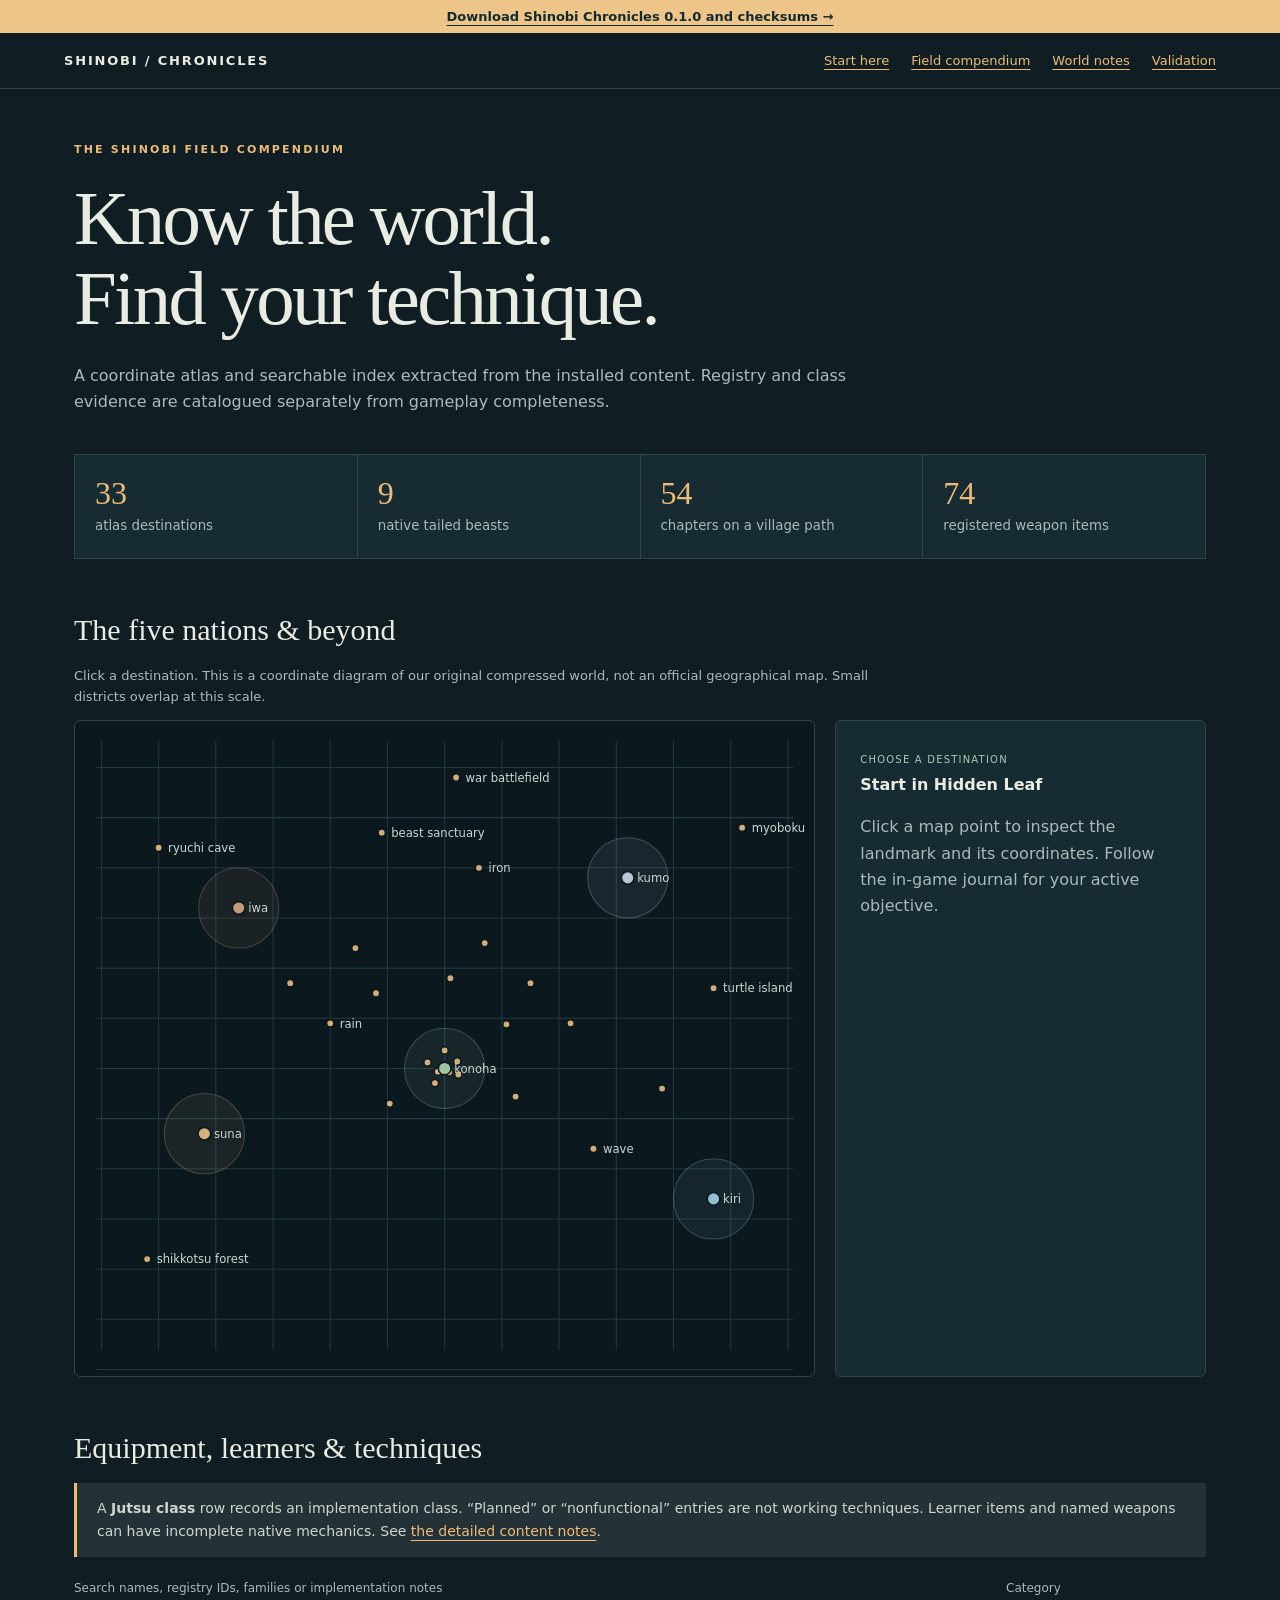
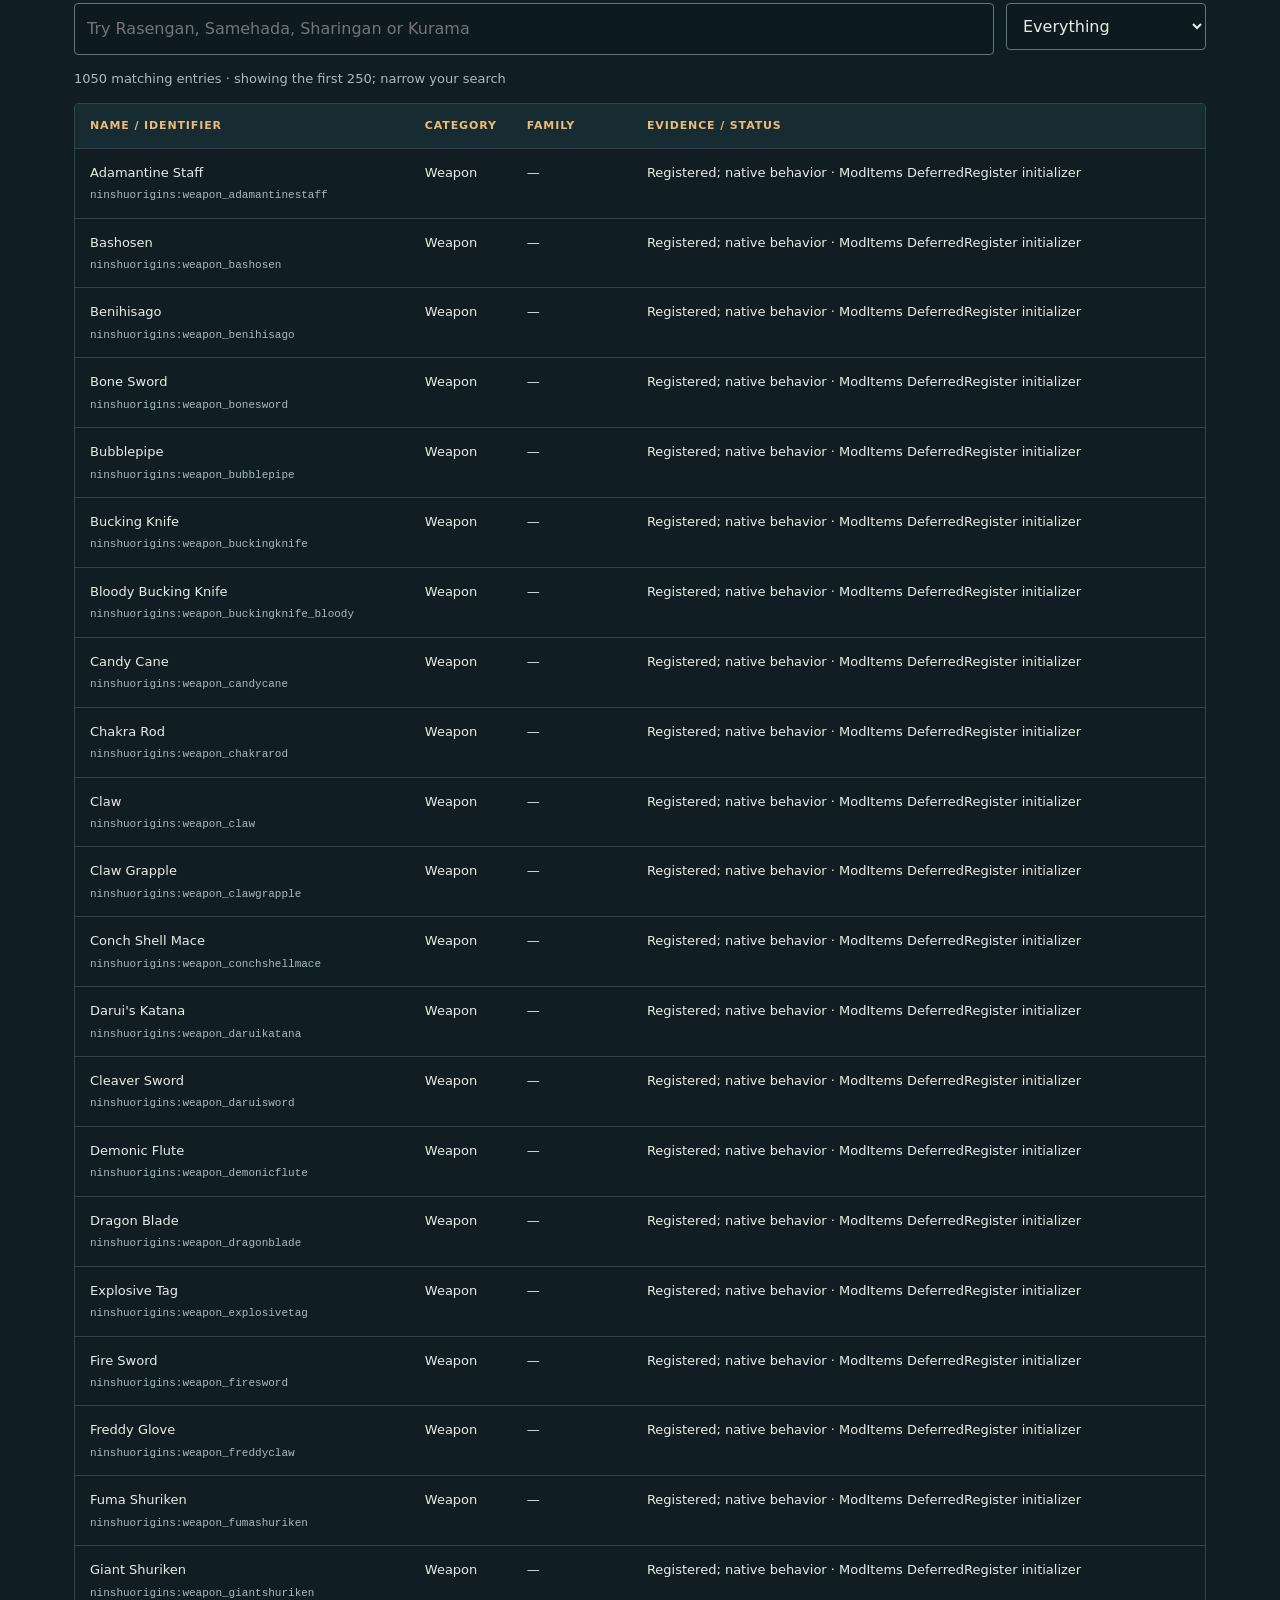
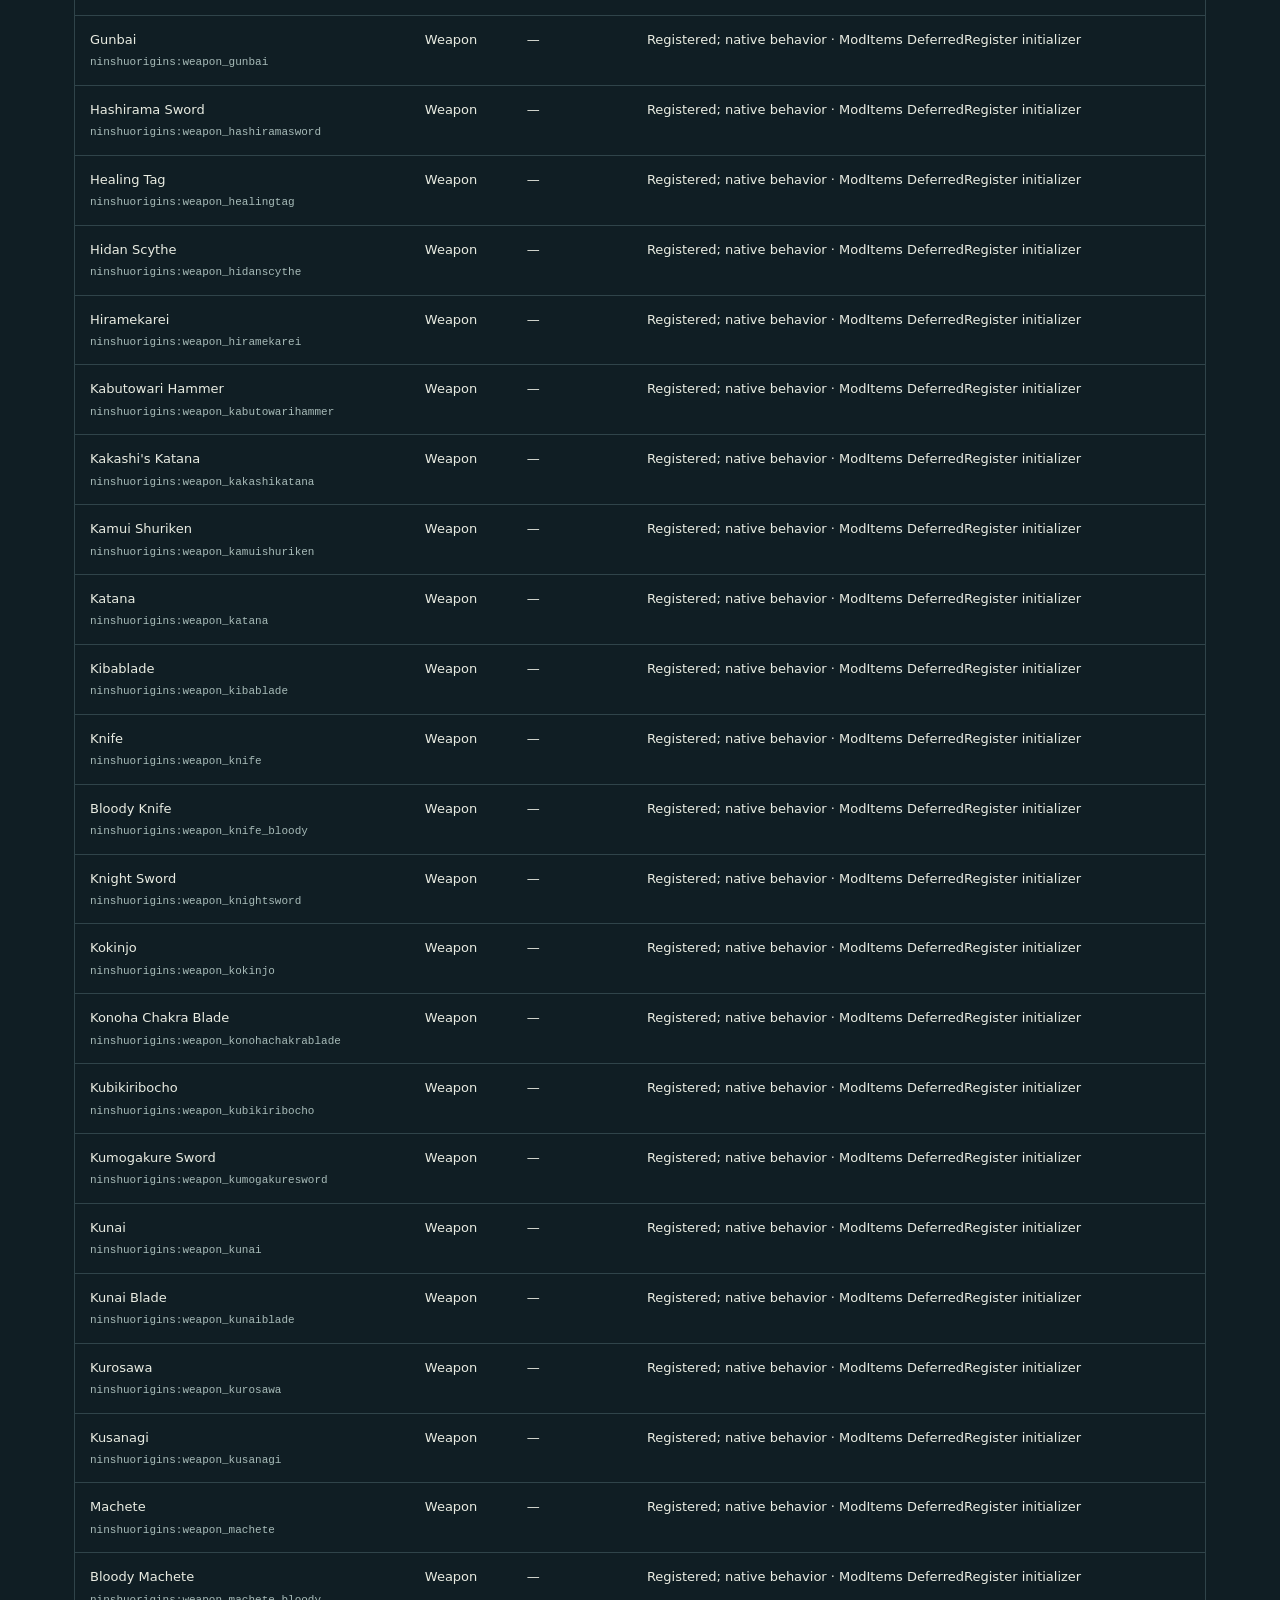
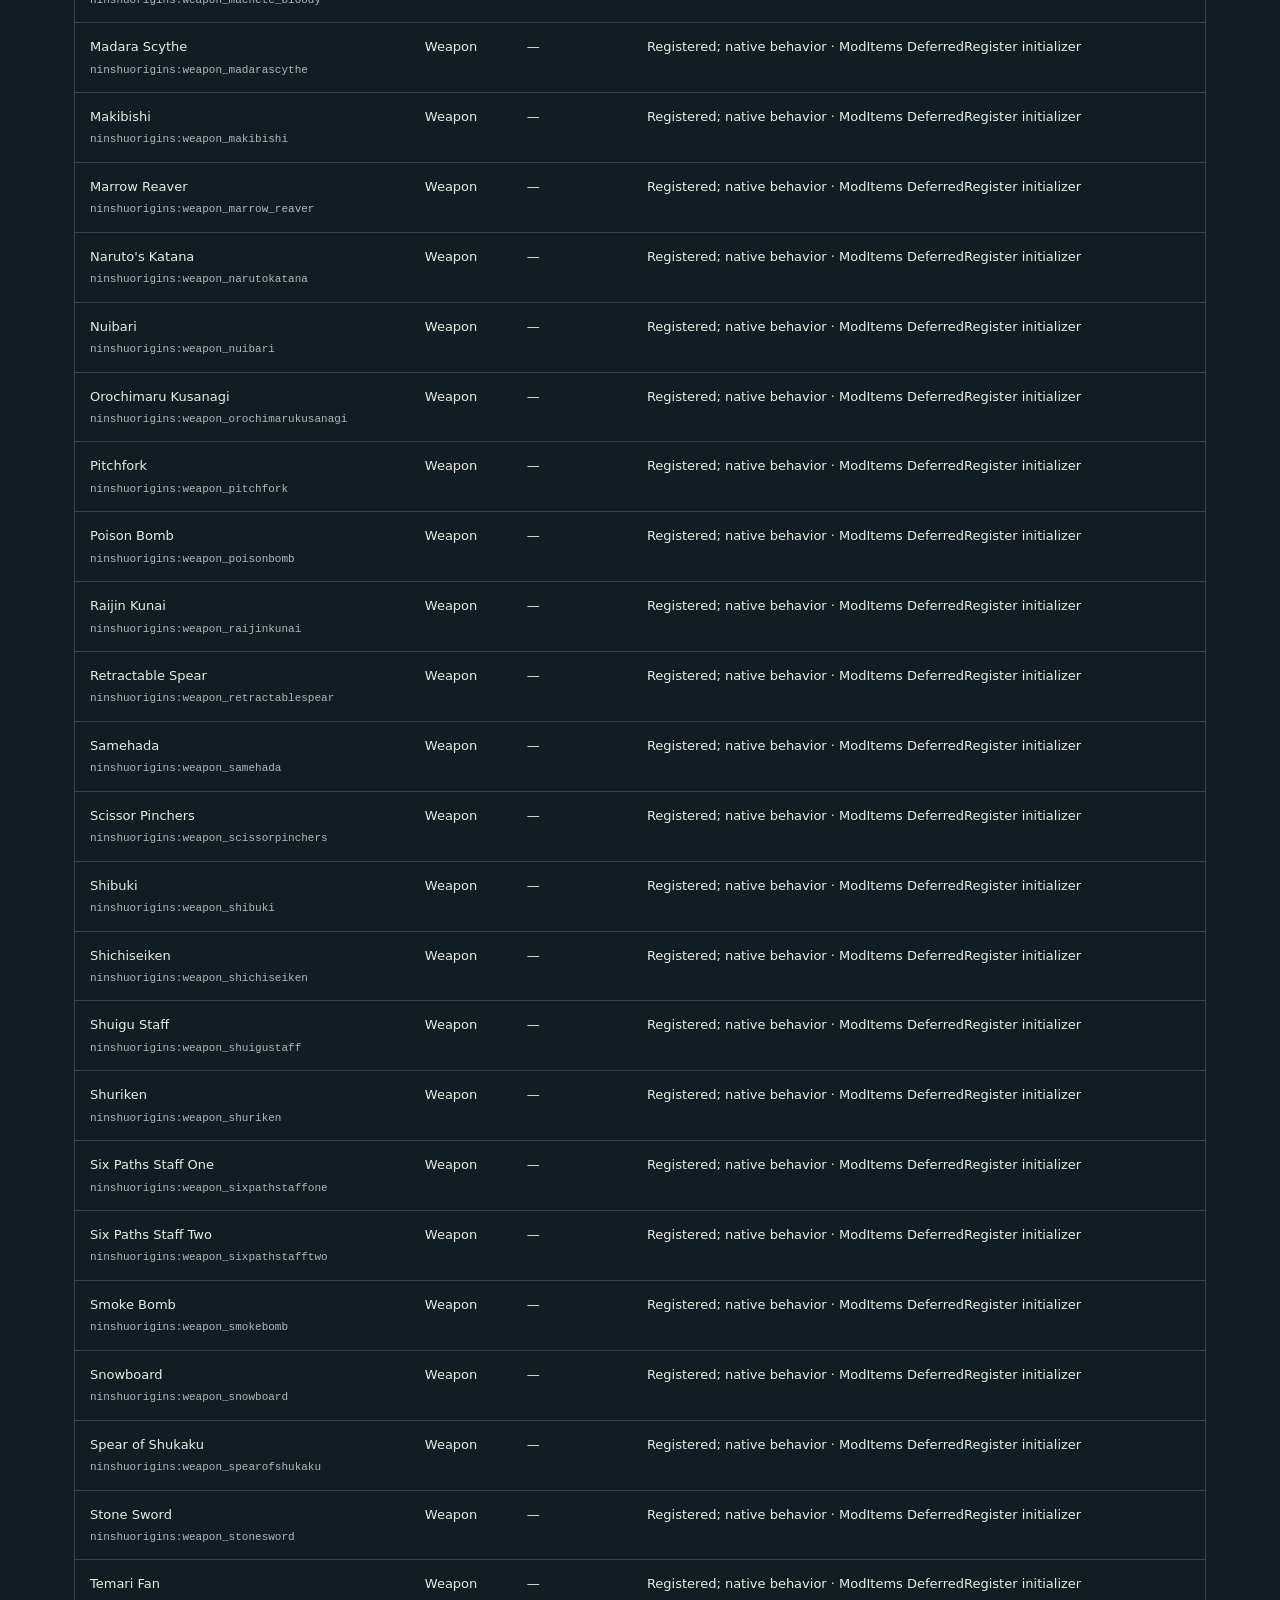
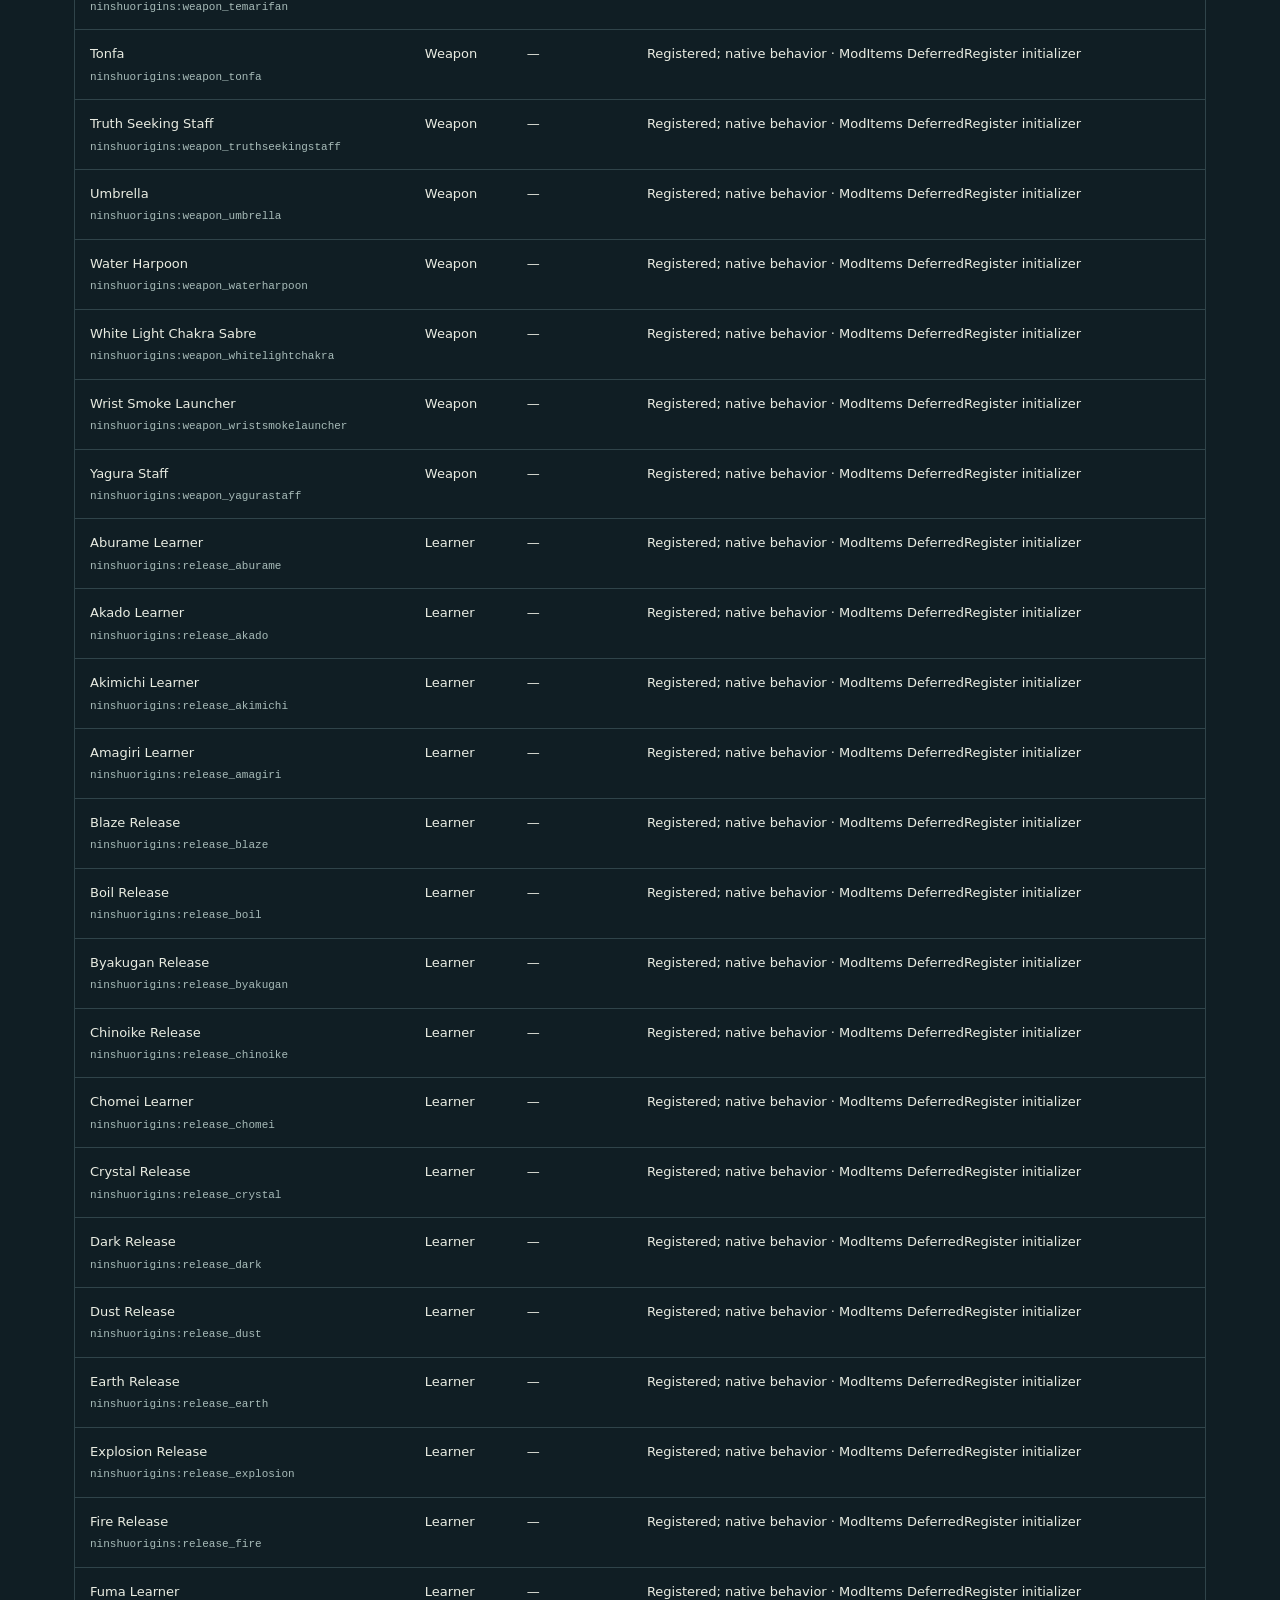
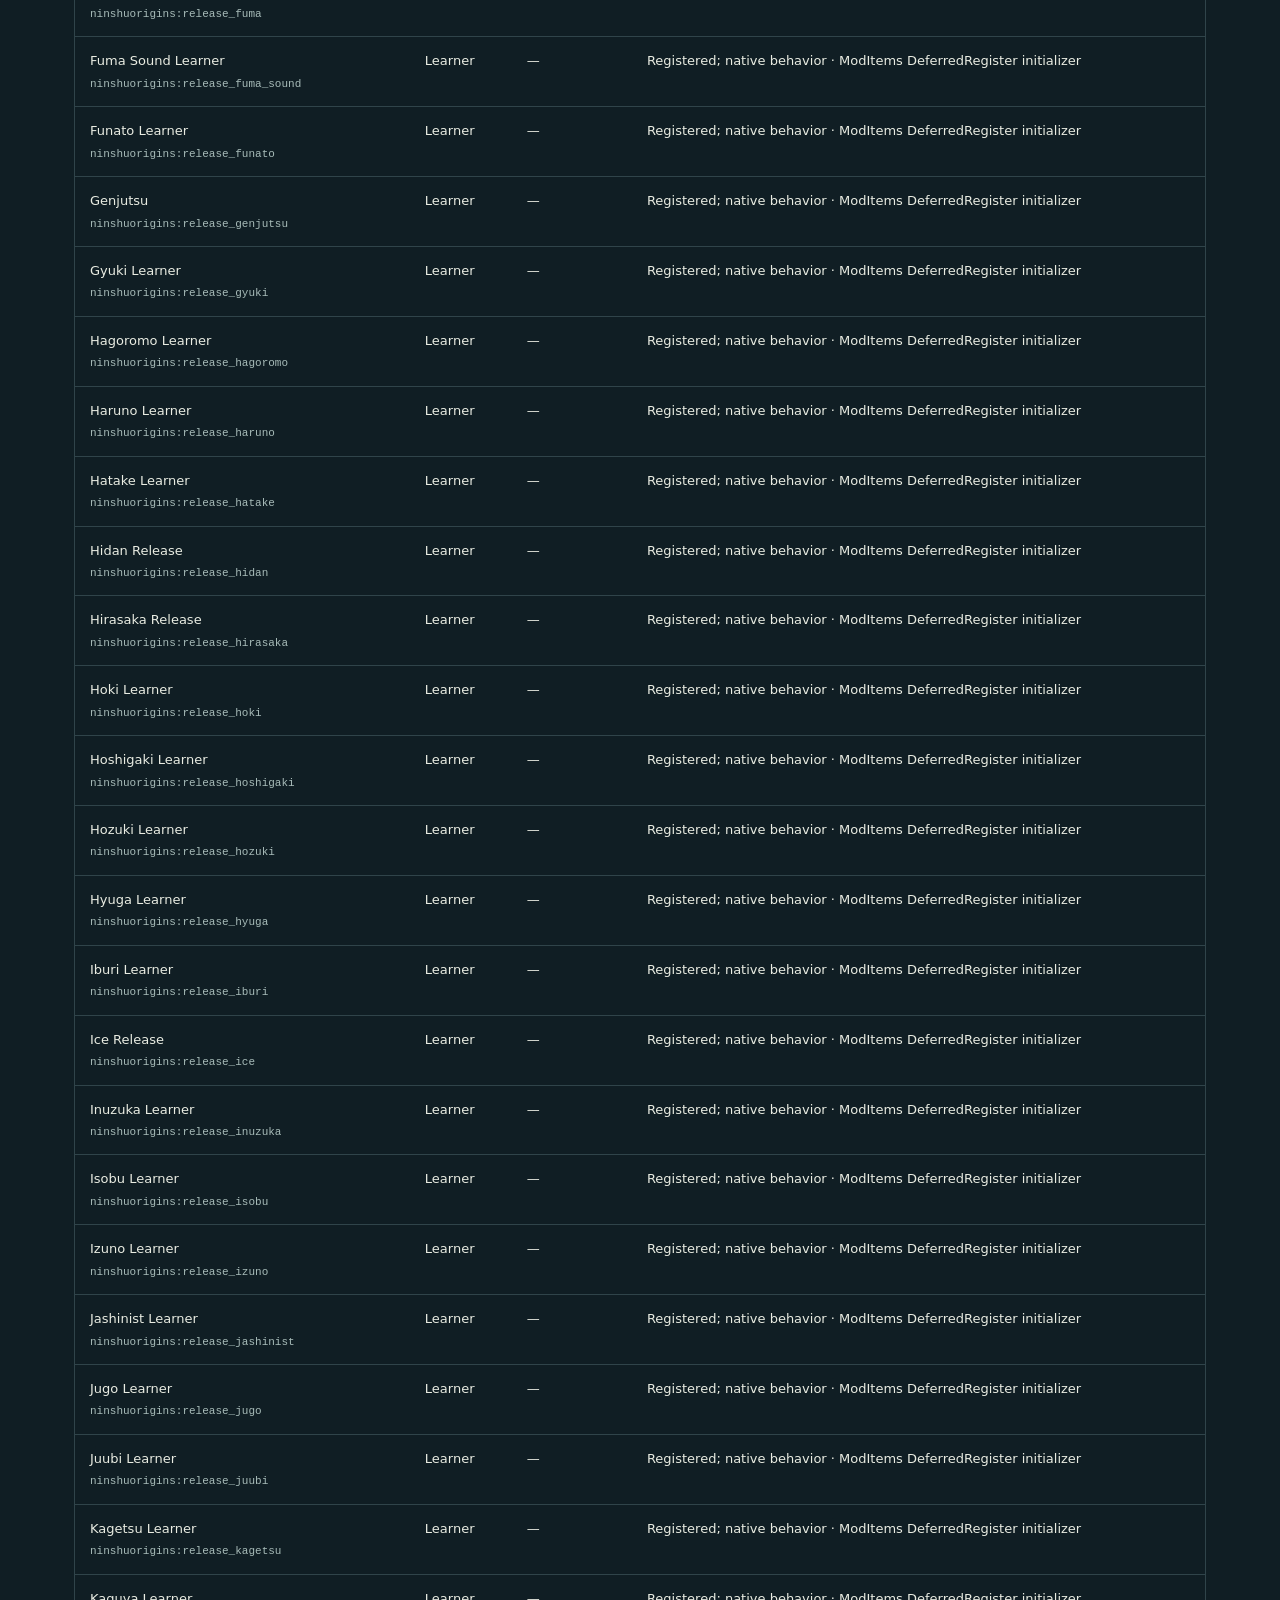
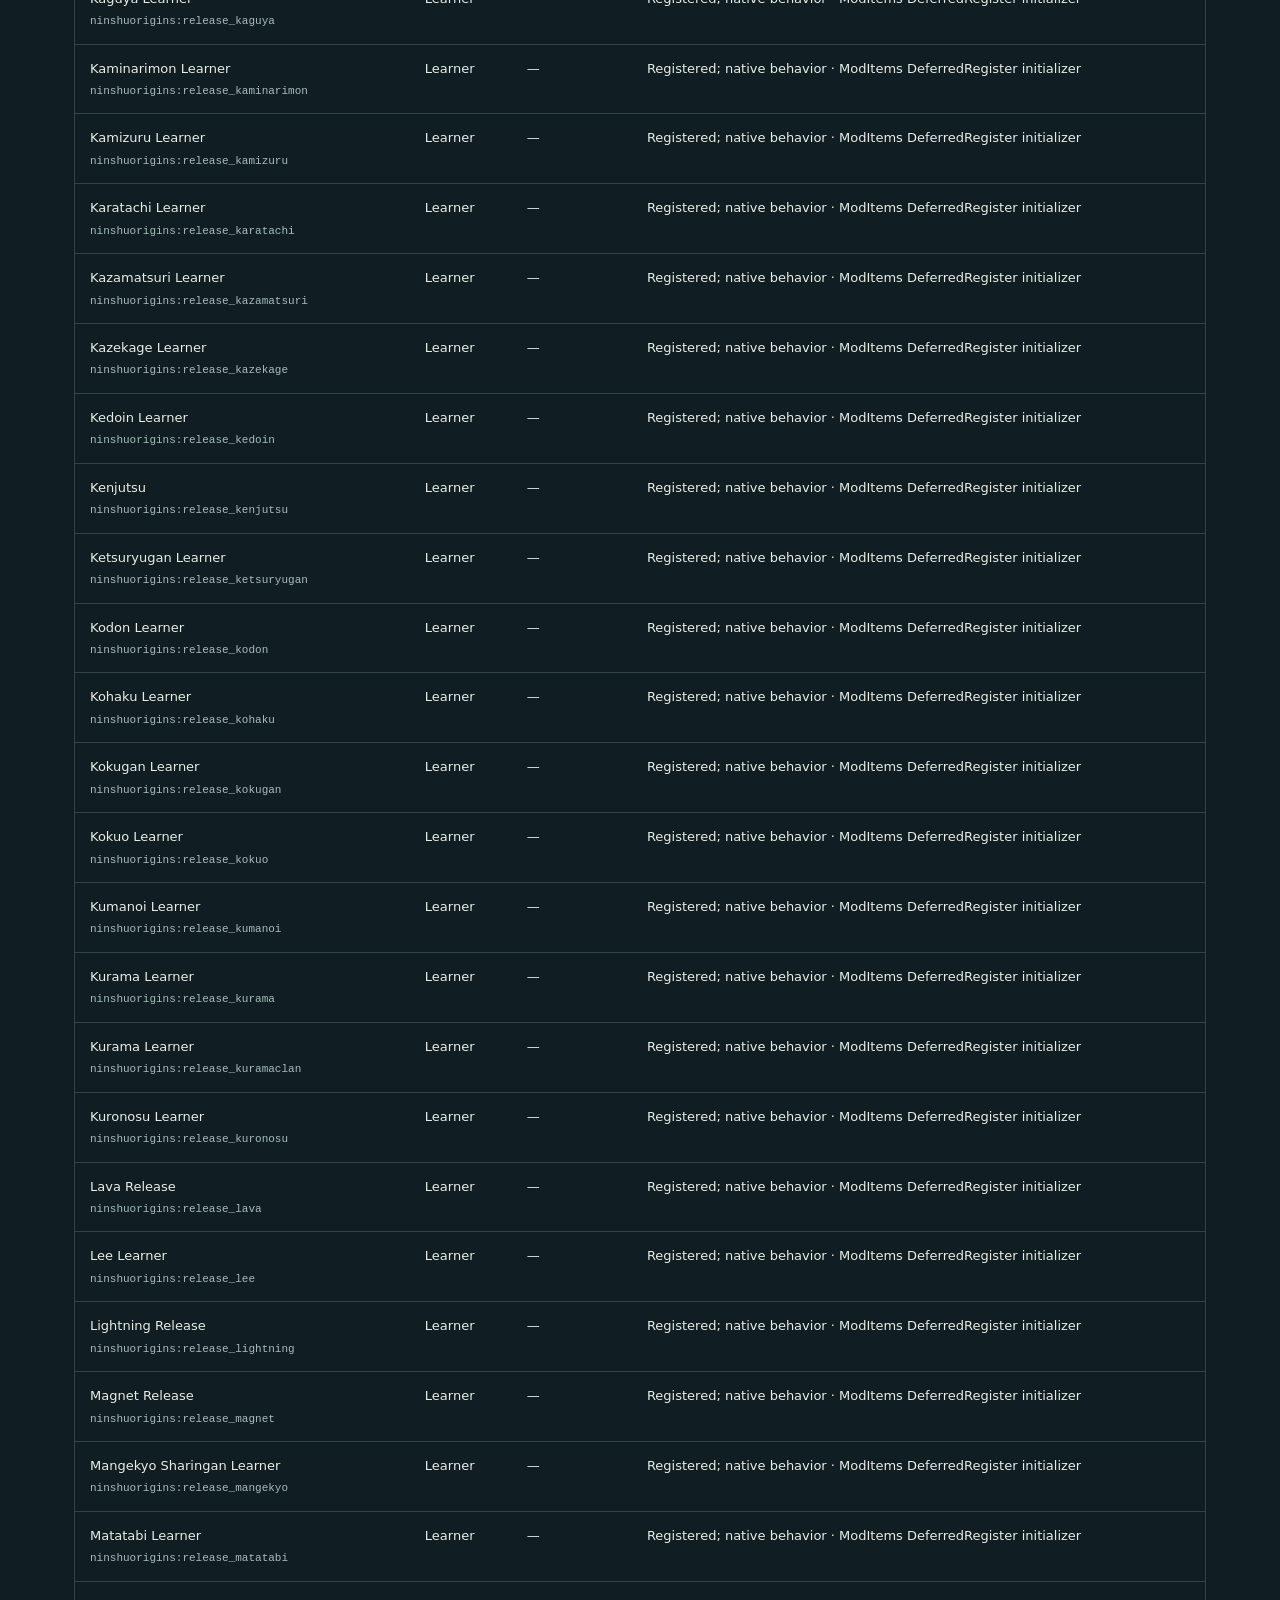
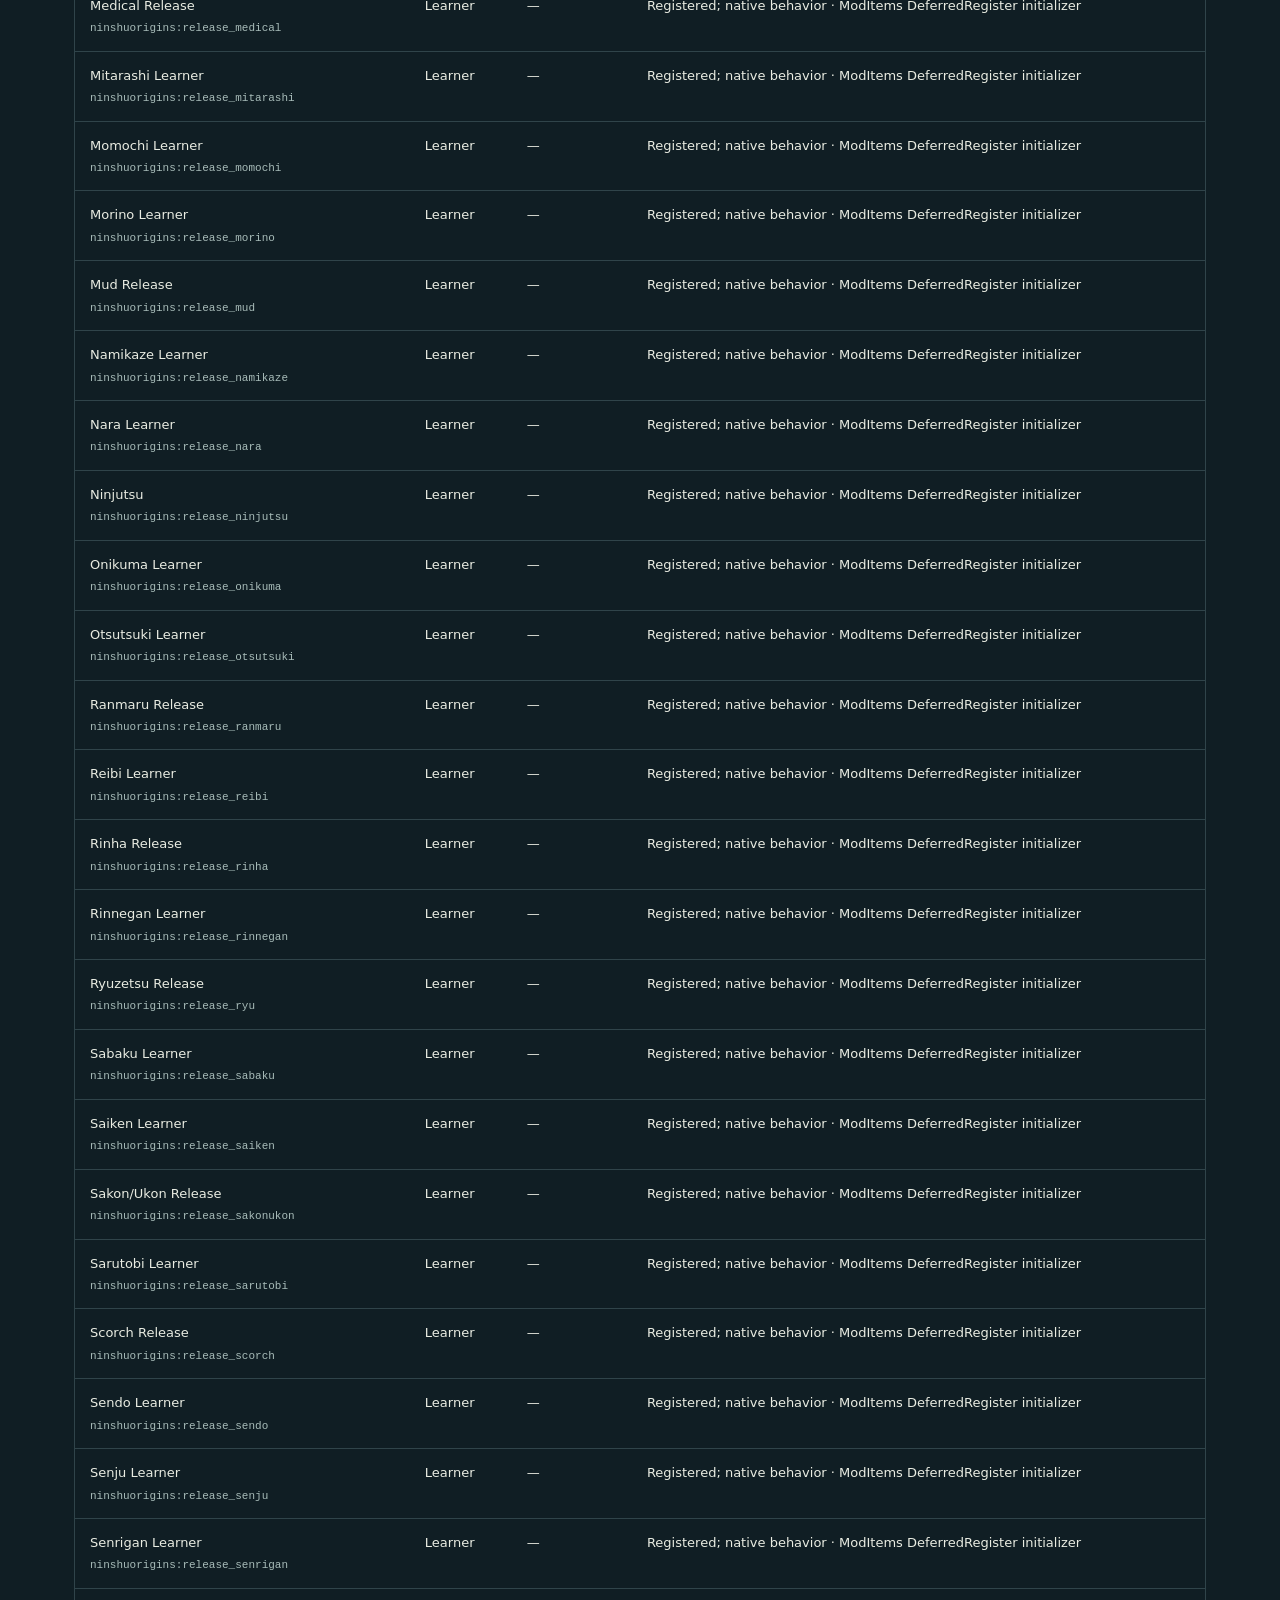
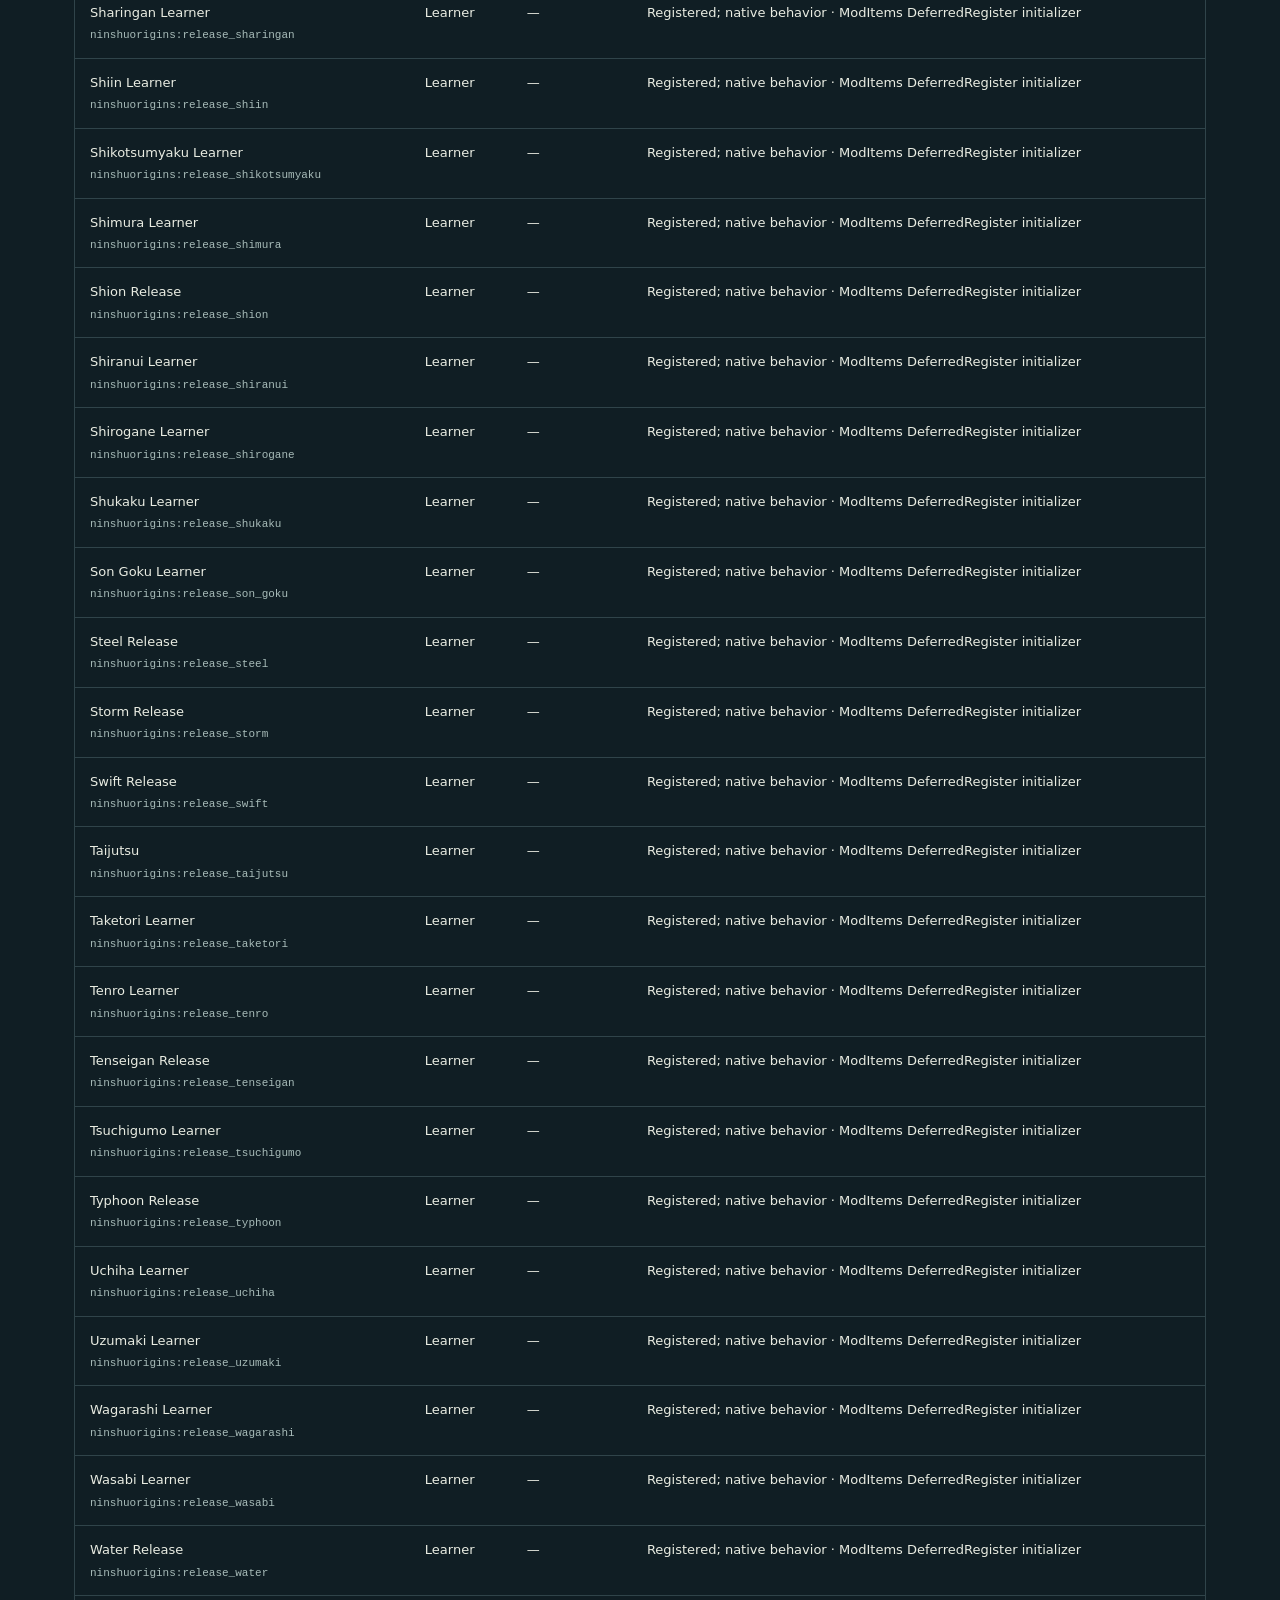
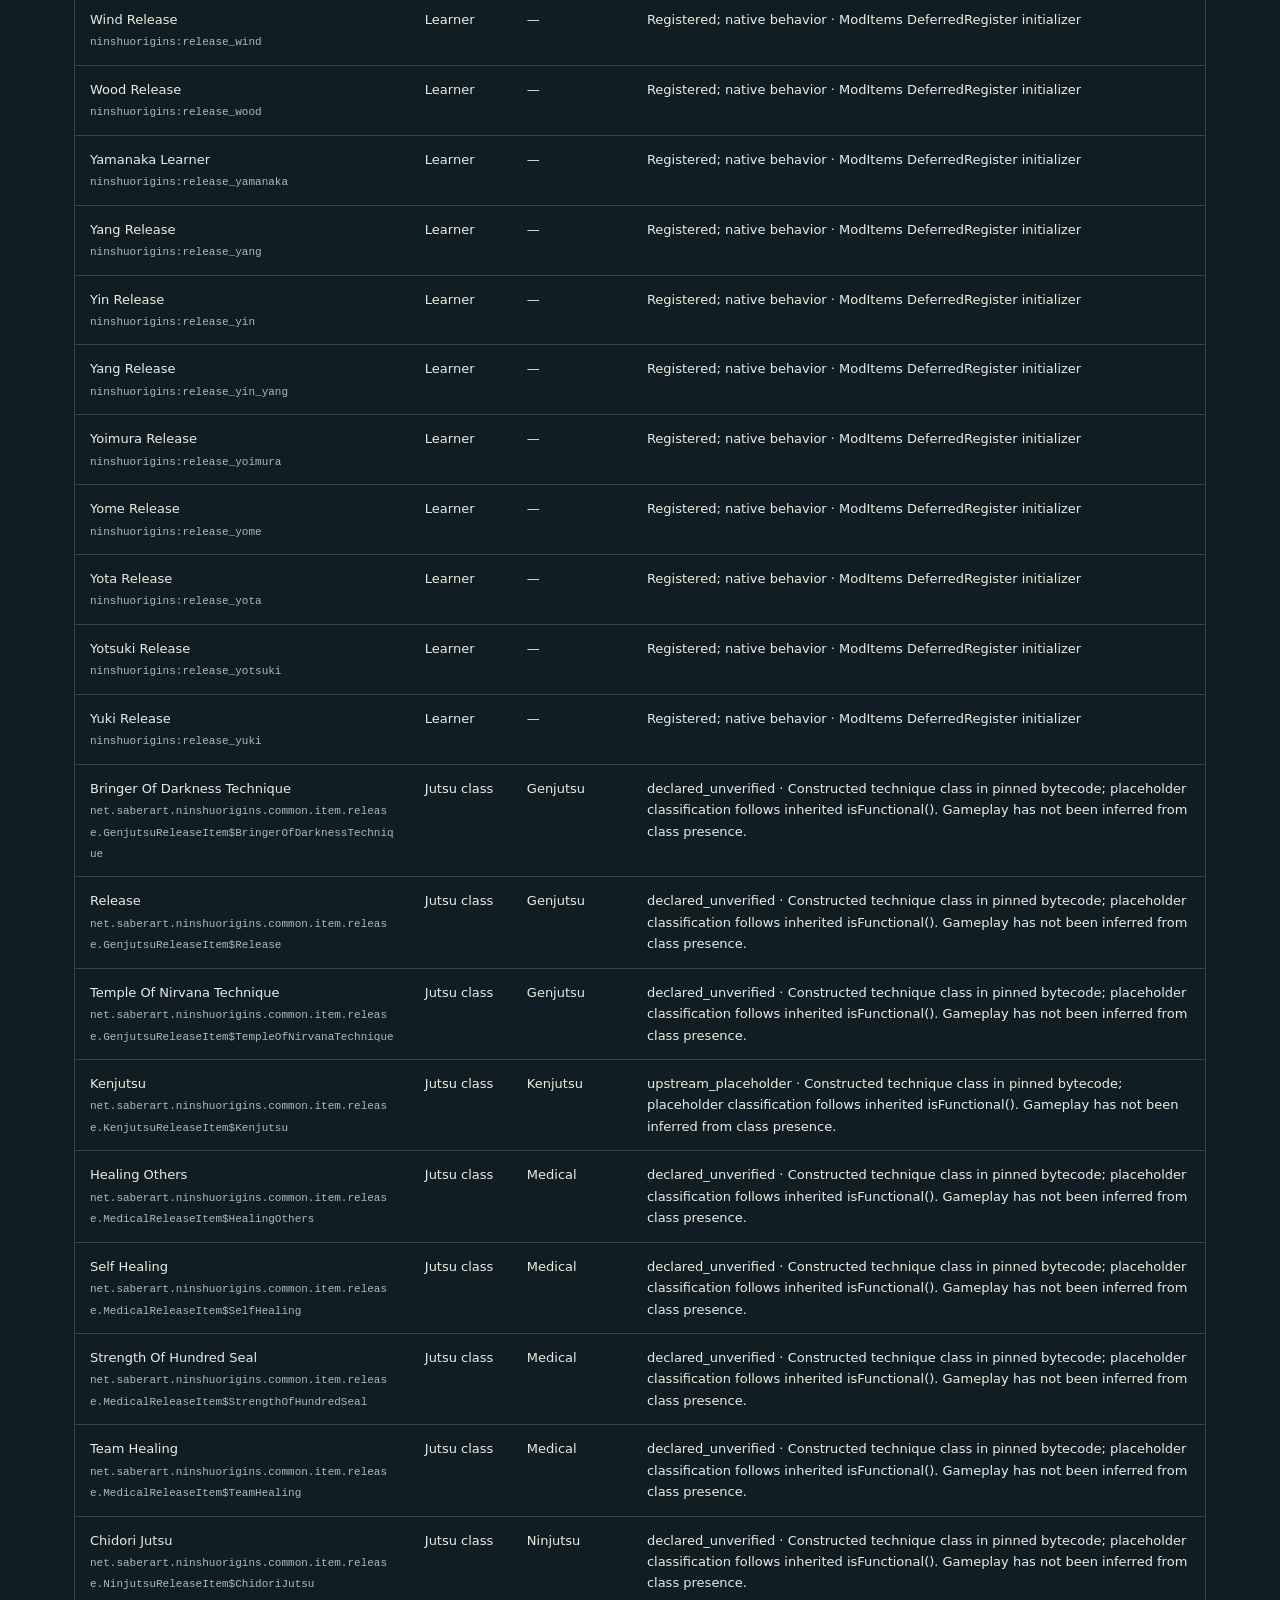
<file: COMPENDIUM.html>
<!doctype html><html lang="en"><meta charset="utf-8"><meta name="viewport" content="width=device-width,initial-scale=1"><title>Shinobi Chronicles — Field Compendium</title><style>
:root{color-scheme:dark;--bg:#101e24;--panel:#172b32;--line:#30444a;--ink:#e9ece2;--muted:#a8bcb9;--gold:#edbb78;--green:#a5cdb2}*{box-sizing:border-box}body{margin:0;background:var(--bg);color:var(--ink);font:16px/1.65 system-ui,-apple-system,sans-serif}a{color:var(--gold);text-underline-offset:4px}button,input,select{font:inherit}header{border-bottom:1px solid var(--line);padding:17px 5vw;display:flex;justify-content:space-between;gap:20px;flex-wrap:wrap}header strong{letter-spacing:.14em;font-size:13px}header nav{display:flex;gap:22px;font-size:13px}main{max-width:1260px;margin:auto;padding:52px 5vw 70px}.eyebrow{color:var(--gold);letter-spacing:.2em;text-transform:uppercase;font-size:11px;font-weight:700}h1{font-family:Georgia,serif;font-weight:400;font-size:clamp(42px,6vw,78px);line-height:1.05;margin:19px 0 23px;letter-spacing:-.035em}h2{font:normal 30px/1.25 Georgia,serif;margin:0 0 16px}h3{font-size:16px;margin:0 0 9px}p{max-width:800px;color:var(--muted)}.hero{display:grid;grid-template-columns:1.6fr 1fr;gap:36px;align-items:center}.seal{border:1px solid #8b6b4d;border-radius:50%;width:220px;height:220px;display:flex;flex-direction:column;align-items:center;justify-content:center;margin:auto;box-shadow:0 0 0 12px #172b32,0 0 0 13px #30444a;background:radial-gradient(circle,#344e46,#172b32 65%)}.seal b{font:70px Georgia,serif;color:var(--gold)}.seal span{letter-spacing:.18em;font-size:10px}.stats{display:grid;grid-template-columns:repeat(4,1fr);gap:1px;background:var(--line);border:1px solid var(--line);margin:38px 0}.stat{background:var(--panel);padding:20px}.stat b{display:block;color:var(--gold);font:32px Georgia,serif}.stat small{color:var(--muted)}section{margin-top:52px}.notice{border-left:3px solid var(--gold);padding:14px 20px;background:#243238;font-size:14px;color:#ced6cd}.cards{display:grid;grid-template-columns:repeat(3,1fr);gap:14px}.card{background:var(--panel);padding:25px;border:1px solid var(--line);border-radius:6px}.card p{font-size:14px;margin:0}.step{color:var(--gold);font:28px Georgia,serif;margin-bottom:12px}.toolbar{display:grid;grid-template-columns:1fr 200px;gap:12px;margin:22px 0 10px}input,select{color:var(--ink);background:#0d1b21;border:1px solid #617877;border-radius:4px;padding:12px;width:100%}label{color:var(--muted);font-size:12px;display:block;margin-bottom:4px}.tablewrap{overflow:auto;border:1px solid var(--line);border-radius:4px}table{width:100%;border-collapse:collapse;min-width:720px;font-size:13px;text-align:left}th{color:var(--gold);background:var(--panel);font-size:11px;text-transform:uppercase;letter-spacing:.08em}th,td{padding:13px 15px;border-bottom:1px solid var(--line);vertical-align:top}td code{font-size:11px;word-break:break-all;color:#a8bcb9}tr:hover td{background:#1b3037}.muted{color:var(--muted);font-size:13px}.atlas{display:grid;grid-template-columns:2fr 1fr;gap:20px}.map{border:1px solid var(--line);background:#0b181e;border-radius:6px;width:100%;height:auto}.map text{font-family:system-ui;font-size:11px;fill:#cad8d1}.map .point{cursor:pointer}.map .point:hover circle,.map .point:focus circle{stroke:#fff;stroke-width:3}.details{padding:24px;background:var(--panel);border:1px solid var(--line);border-radius:6px}.details code{color:var(--gold)}.tag{font-size:10px;text-transform:uppercase;color:var(--green);letter-spacing:.12em}footer{border-top:1px solid var(--line);padding:25px 5vw;color:var(--muted);font-size:12px}.button{display:inline-block;padding:11px 17px;background:var(--gold);color:#17252a;text-decoration:none;font-weight:700;font-size:13px;border-radius:3px}.links{display:flex;gap:18px;flex-wrap:wrap;margin-top:25px}code{color:#c6d9cd}details{border:1px solid var(--line);padding:17px 20px;margin:10px 0}summary{cursor:pointer;color:var(--ink)}details p{font-size:14px}@media(max-width:760px){main{padding-top:30px}.hero{grid-template-columns:1fr}.seal{display:none}.stats{grid-template-columns:repeat(2,1fr)}.cards,.atlas{grid-template-columns:1fr}.toolbar{grid-template-columns:1fr}h1{font-size:48px}}
</style><div style="background:#eec589;color:#132b30;padding:9px 20px;text-align:center;font:700 13px system-ui"><a style="color:#132b30" href="index.html#download">Download Shinobi Chronicles 0.1.0 and checksums →</a></div><header><strong>SHINOBI / CHRONICLES</strong><nav><a href="START-HERE.html">Start here</a><a href="COMPENDIUM.html">Field compendium</a><a href="WORLD.html">World notes</a><a href="VALIDATION.html">Validation</a></nav></header><main><div class="eyebrow">The shinobi field compendium</div><h1>Know the world.<br>Find your technique.</h1><p>A coordinate atlas and searchable index extracted from the installed content. Registry and class evidence are catalogued separately from gameplay completeness.</p><div class="stats"><div class="stat"><b>33</b><small>atlas destinations</small></div><div class="stat"><b>9</b><small>native tailed beasts</small></div><div class="stat"><b>54</b><small>chapters on a village path</small></div><div class="stat"><b>74</b><small>registered weapon items</small></div></div><section><h2>The five nations & beyond</h2><p class="muted">Click a destination. This is a coordinate diagram of our original compressed world, not an official geographical map. Small districts overlap at this scale.</p><div class="atlas"><svg id="atlas" class="map" viewBox="0 0 700 620" aria-label="Interactive shinobi coordinate atlas"></svg><aside class="details" id="place" aria-live="polite"><span class="tag">Choose a destination</span><h3>Start in Hidden Leaf</h3><p>Click a map point to inspect the landmark and its coordinates. Follow the in-game journal for your active objective.</p></aside></div></section><section><h2>Equipment, learners & techniques</h2><div class="notice">A <strong>Jutsu class</strong> row records an implementation class. “Planned” or “nonfunctional” entries are not working techniques. Learner items and named weapons can have incomplete native mechanics. See <a href="CONTENT.html">the detailed content notes</a>.</div><div class="toolbar"><div><label for="search">Search names, registry IDs, families or implementation notes</label><input id="search" type="search" placeholder="Try Rasengan, Samehada, Sharingan or Kurama"></div><div><label for="category">Category</label><select id="category"><option value="">Everything</option><option>Weapon</option><option>Learner</option><option>Jutsu class</option><option>Entity</option><option>Item</option></select></div></div><p id="count" class="muted" aria-live="polite"></p><div class="tablewrap"><table><thead><tr><th>Name / identifier</th><th>Category</th><th>Family</th><th>Evidence / status</th></tr></thead><tbody id="rows"></tbody></table></div></section><section><h2>Read deeper</h2><div class="links"><a href="CONTENT.html">Beast dossiers & progression</a><a href="CAMPAIGNS.html">Every campaign chapter</a><a href="NPC-AND-AI.html">Contacts, memory & rivals</a><a href="WORLD.html">Architecture & travel</a><a href="MOD-SOURCES.html">Registry extraction sources</a></div></section></main><footer>Unofficial Naruto fan project · Minecraft Java 1.20.1 / Forge 47.4.0 · Original map and mission systems · 0.1.0</footer><script>
const DATA=[{"name": "Adamantine Staff", "id": "ninshuorigins:weapon_adamantinestaff", "category": "Weapon", "family": "", "status": "Registered; native behavior", "note": "ModItems DeferredRegister initializer"}, {"name": "Bashosen", "id": "ninshuorigins:weapon_bashosen", "category": "Weapon", "family": "", "status": "Registered; native behavior", "note": "ModItems DeferredRegister initializer"}, {"name": "Benihisago", "id": "ninshuorigins:weapon_benihisago", "category": "Weapon", "family": "", "status": "Registered; native behavior", "note": "ModItems DeferredRegister initializer"}, {"name": "Bone Sword", "id": "ninshuorigins:weapon_bonesword", "category": "Weapon", "family": "", "status": "Registered; native behavior", "note": "ModItems DeferredRegister initializer"}, {"name": "Bubblepipe", "id": "ninshuorigins:weapon_bubblepipe", "category": "Weapon", "family": "", "status": "Registered; native behavior", "note": "ModItems DeferredRegister initializer"}, {"name": "Bucking Knife", "id": "ninshuorigins:weapon_buckingknife", "category": "Weapon", "family": "", "status": "Registered; native behavior", "note": "ModItems DeferredRegister initializer"}, {"name": "Bloody Bucking Knife", "id": "ninshuorigins:weapon_buckingknife_bloody", "category": "Weapon", "family": "", "status": "Registered; native behavior", "note": "ModItems DeferredRegister initializer"}, {"name": "Candy Cane", "id": "ninshuorigins:weapon_candycane", "category": "Weapon", "family": "", "status": "Registered; native behavior", "note": "ModItems DeferredRegister initializer"}, {"name": "Chakra Rod", "id": "ninshuorigins:weapon_chakrarod", "category": "Weapon", "family": "", "status": "Registered; native behavior", "note": "ModItems DeferredRegister initializer"}, {"name": "Claw", "id": "ninshuorigins:weapon_claw", "category": "Weapon", "family": "", "status": "Registered; native behavior", "note": "ModItems DeferredRegister initializer"}, {"name": "Claw Grapple", "id": "ninshuorigins:weapon_clawgrapple", "category": "Weapon", "family": "", "status": "Registered; native behavior", "note": "ModItems DeferredRegister initializer"}, {"name": "Conch Shell Mace", "id": "ninshuorigins:weapon_conchshellmace", "category": "Weapon", "family": "", "status": "Registered; native behavior", "note": "ModItems DeferredRegister initializer"}, {"name": "Darui's Katana", "id": "ninshuorigins:weapon_daruikatana", "category": "Weapon", "family": "", "status": "Registered; native behavior", "note": "ModItems DeferredRegister initializer"}, {"name": "Cleaver Sword", "id": "ninshuorigins:weapon_daruisword", "category": "Weapon", "family": "", "status": "Registered; native behavior", "note": "ModItems DeferredRegister initializer"}, {"name": "Demonic Flute", "id": "ninshuorigins:weapon_demonicflute", "category": "Weapon", "family": "", "status": "Registered; native behavior", "note": "ModItems DeferredRegister initializer"}, {"name": "Dragon Blade", "id": "ninshuorigins:weapon_dragonblade", "category": "Weapon", "family": "", "status": "Registered; native behavior", "note": "ModItems DeferredRegister initializer"}, {"name": "Explosive Tag", "id": "ninshuorigins:weapon_explosivetag", "category": "Weapon", "family": "", "status": "Registered; native behavior", "note": "ModItems DeferredRegister initializer"}, {"name": "Fire Sword", "id": "ninshuorigins:weapon_firesword", "category": "Weapon", "family": "", "status": "Registered; native behavior", "note": "ModItems DeferredRegister initializer"}, {"name": "Freddy Glove", "id": "ninshuorigins:weapon_freddyclaw", "category": "Weapon", "family": "", "status": "Registered; native behavior", "note": "ModItems DeferredRegister initializer"}, {"name": "Fuma Shuriken", "id": "ninshuorigins:weapon_fumashuriken", "category": "Weapon", "family": "", "status": "Registered; native behavior", "note": "ModItems DeferredRegister initializer"}, {"name": "Giant Shuriken", "id": "ninshuorigins:weapon_giantshuriken", "category": "Weapon", "family": "", "status": "Registered; native behavior", "note": "ModItems DeferredRegister initializer"}, {"name": "Gunbai", "id": "ninshuorigins:weapon_gunbai", "category": "Weapon", "family": "", "status": "Registered; native behavior", "note": "ModItems DeferredRegister initializer"}, {"name": "Hashirama Sword", "id": "ninshuorigins:weapon_hashiramasword", "category": "Weapon", "family": "", "status": "Registered; native behavior", "note": "ModItems DeferredRegister initializer"}, {"name": "Healing Tag", "id": "ninshuorigins:weapon_healingtag", "category": "Weapon", "family": "", "status": "Registered; native behavior", "note": "ModItems DeferredRegister initializer"}, {"name": "Hidan Scythe", "id": "ninshuorigins:weapon_hidanscythe", "category": "Weapon", "family": "", "status": "Registered; native behavior", "note": "ModItems DeferredRegister initializer"}, {"name": "Hiramekarei", "id": "ninshuorigins:weapon_hiramekarei", "category": "Weapon", "family": "", "status": "Registered; native behavior", "note": "ModItems DeferredRegister initializer"}, {"name": "Kabutowari Hammer", "id": "ninshuorigins:weapon_kabutowarihammer", "category": "Weapon", "family": "", "status": "Registered; native behavior", "note": "ModItems DeferredRegister initializer"}, {"name": "Kakashi's Katana", "id": "ninshuorigins:weapon_kakashikatana", "category": "Weapon", "family": "", "status": "Registered; native behavior", "note": "ModItems DeferredRegister initializer"}, {"name": "Kamui Shuriken", "id": "ninshuorigins:weapon_kamuishuriken", "category": "Weapon", "family": "", "status": "Registered; native behavior", "note": "ModItems DeferredRegister initializer"}, {"name": "Katana", "id": "ninshuorigins:weapon_katana", "category": "Weapon", "family": "", "status": "Registered; native behavior", "note": "ModItems DeferredRegister initializer"}, {"name": "Kibablade", "id": "ninshuorigins:weapon_kibablade", "category": "Weapon", "family": "", "status": "Registered; native behavior", "note": "ModItems DeferredRegister initializer"}, {"name": "Knife", "id": "ninshuorigins:weapon_knife", "category": "Weapon", "family": "", "status": "Registered; native behavior", "note": "ModItems DeferredRegister initializer"}, {"name": "Bloody Knife", "id": "ninshuorigins:weapon_knife_bloody", "category": "Weapon", "family": "", "status": "Registered; native behavior", "note": "ModItems DeferredRegister initializer"}, {"name": "Knight Sword", "id": "ninshuorigins:weapon_knightsword", "category": "Weapon", "family": "", "status": "Registered; native behavior", "note": "ModItems DeferredRegister initializer"}, {"name": "Kokinjo", "id": "ninshuorigins:weapon_kokinjo", "category": "Weapon", "family": "", "status": "Registered; native behavior", "note": "ModItems DeferredRegister initializer"}, {"name": "Konoha Chakra Blade", "id": "ninshuorigins:weapon_konohachakrablade", "category": "Weapon", "family": "", "status": "Registered; native behavior", "note": "ModItems DeferredRegister initializer"}, {"name": "Kubikiribocho", "id": "ninshuorigins:weapon_kubikiribocho", "category": "Weapon", "family": "", "status": "Registered; native behavior", "note": "ModItems DeferredRegister initializer"}, {"name": "Kumogakure Sword", "id": "ninshuorigins:weapon_kumogakuresword", "category": "Weapon", "family": "", "status": "Registered; native behavior", "note": "ModItems DeferredRegister initializer"}, {"name": "Kunai", "id": "ninshuorigins:weapon_kunai", "category": "Weapon", "family": "", "status": "Registered; native behavior", "note": "ModItems DeferredRegister initializer"}, {"name": "Kunai Blade", "id": "ninshuorigins:weapon_kunaiblade", "category": "Weapon", "family": "", "status": "Registered; native behavior", "note": "ModItems DeferredRegister initializer"}, {"name": "Kurosawa", "id": "ninshuorigins:weapon_kurosawa", "category": "Weapon", "family": "", "status": "Registered; native behavior", "note": "ModItems DeferredRegister initializer"}, {"name": "Kusanagi", "id": "ninshuorigins:weapon_kusanagi", "category": "Weapon", "family": "", "status": "Registered; native behavior", "note": "ModItems DeferredRegister initializer"}, {"name": "Machete", "id": "ninshuorigins:weapon_machete", "category": "Weapon", "family": "", "status": "Registered; native behavior", "note": "ModItems DeferredRegister initializer"}, {"name": "Bloody Machete", "id": "ninshuorigins:weapon_machete_bloody", "category": "Weapon", "family": "", "status": "Registered; native behavior", "note": "ModItems DeferredRegister initializer"}, {"name": "Madara Scythe", "id": "ninshuorigins:weapon_madarascythe", "category": "Weapon", "family": "", "status": "Registered; native behavior", "note": "ModItems DeferredRegister initializer"}, {"name": "Makibishi", "id": "ninshuorigins:weapon_makibishi", "category": "Weapon", "family": "", "status": "Registered; native behavior", "note": "ModItems DeferredRegister initializer"}, {"name": "Marrow Reaver", "id": "ninshuorigins:weapon_marrow_reaver", "category": "Weapon", "family": "", "status": "Registered; native behavior", "note": "ModItems DeferredRegister initializer"}, {"name": "Naruto's Katana", "id": "ninshuorigins:weapon_narutokatana", "category": "Weapon", "family": "", "status": "Registered; native behavior", "note": "ModItems DeferredRegister initializer"}, {"name": "Nuibari", "id": "ninshuorigins:weapon_nuibari", "category": "Weapon", "family": "", "status": "Registered; native behavior", "note": "ModItems DeferredRegister initializer"}, {"name": "Orochimaru Kusanagi", "id": "ninshuorigins:weapon_orochimarukusanagi", "category": "Weapon", "family": "", "status": "Registered; native behavior", "note": "ModItems DeferredRegister initializer"}, {"name": "Pitchfork", "id": "ninshuorigins:weapon_pitchfork", "category": "Weapon", "family": "", "status": "Registered; native behavior", "note": "ModItems DeferredRegister initializer"}, {"name": "Poison Bomb", "id": "ninshuorigins:weapon_poisonbomb", "category": "Weapon", "family": "", "status": "Registered; native behavior", "note": "ModItems DeferredRegister initializer"}, {"name": "Raijin Kunai", "id": "ninshuorigins:weapon_raijinkunai", "category": "Weapon", "family": "", "status": "Registered; native behavior", "note": "ModItems DeferredRegister initializer"}, {"name": "Retractable Spear", "id": "ninshuorigins:weapon_retractablespear", "category": "Weapon", "family": "", "status": "Registered; native behavior", "note": "ModItems DeferredRegister initializer"}, {"name": "Samehada", "id": "ninshuorigins:weapon_samehada", "category": "Weapon", "family": "", "status": "Registered; native behavior", "note": "ModItems DeferredRegister initializer"}, {"name": "Scissor Pinchers", "id": "ninshuorigins:weapon_scissorpinchers", "category": "Weapon", "family": "", "status": "Registered; native behavior", "note": "ModItems DeferredRegister initializer"}, {"name": "Shibuki", "id": "ninshuorigins:weapon_shibuki", "category": "Weapon", "family": "", "status": "Registered; native behavior", "note": "ModItems DeferredRegister initializer"}, {"name": "Shichiseiken", "id": "ninshuorigins:weapon_shichiseiken", "category": "Weapon", "family": "", "status": "Registered; native behavior", "note": "ModItems DeferredRegister initializer"}, {"name": "Shuigu Staff", "id": "ninshuorigins:weapon_shuigustaff", "category": "Weapon", "family": "", "status": "Registered; native behavior", "note": "ModItems DeferredRegister initializer"}, {"name": "Shuriken", "id": "ninshuorigins:weapon_shuriken", "category": "Weapon", "family": "", "status": "Registered; native behavior", "note": "ModItems DeferredRegister initializer"}, {"name": "Six Paths Staff One", "id": "ninshuorigins:weapon_sixpathstaffone", "category": "Weapon", "family": "", "status": "Registered; native behavior", "note": "ModItems DeferredRegister initializer"}, {"name": "Six Paths Staff Two", "id": "ninshuorigins:weapon_sixpathstafftwo", "category": "Weapon", "family": "", "status": "Registered; native behavior", "note": "ModItems DeferredRegister initializer"}, {"name": "Smoke Bomb", "id": "ninshuorigins:weapon_smokebomb", "category": "Weapon", "family": "", "status": "Registered; native behavior", "note": "ModItems DeferredRegister initializer"}, {"name": "Snowboard", "id": "ninshuorigins:weapon_snowboard", "category": "Weapon", "family": "", "status": "Registered; native behavior", "note": "ModItems DeferredRegister initializer"}, {"name": "Spear of Shukaku", "id": "ninshuorigins:weapon_spearofshukaku", "category": "Weapon", "family": "", "status": "Registered; native behavior", "note": "ModItems DeferredRegister initializer"}, {"name": "Stone Sword", "id": "ninshuorigins:weapon_stonesword", "category": "Weapon", "family": "", "status": "Registered; native behavior", "note": "ModItems DeferredRegister initializer"}, {"name": "Temari Fan", "id": "ninshuorigins:weapon_temarifan", "category": "Weapon", "family": "", "status": "Registered; native behavior", "note": "ModItems DeferredRegister initializer"}, {"name": "Tonfa", "id": "ninshuorigins:weapon_tonfa", "category": "Weapon", "family": "", "status": "Registered; native behavior", "note": "ModItems DeferredRegister initializer"}, {"name": "Truth Seeking Staff", "id": "ninshuorigins:weapon_truthseekingstaff", "category": "Weapon", "family": "", "status": "Registered; native behavior", "note": "ModItems DeferredRegister initializer"}, {"name": "Umbrella", "id": "ninshuorigins:weapon_umbrella", "category": "Weapon", "family": "", "status": "Registered; native behavior", "note": "ModItems DeferredRegister initializer"}, {"name": "Water Harpoon", "id": "ninshuorigins:weapon_waterharpoon", "category": "Weapon", "family": "", "status": "Registered; native behavior", "note": "ModItems DeferredRegister initializer"}, {"name": "White Light Chakra Sabre", "id": "ninshuorigins:weapon_whitelightchakra", "category": "Weapon", "family": "", "status": "Registered; native behavior", "note": "ModItems DeferredRegister initializer"}, {"name": "Wrist Smoke Launcher", "id": "ninshuorigins:weapon_wristsmokelauncher", "category": "Weapon", "family": "", "status": "Registered; native behavior", "note": "ModItems DeferredRegister initializer"}, {"name": "Yagura Staff", "id": "ninshuorigins:weapon_yagurastaff", "category": "Weapon", "family": "", "status": "Registered; native behavior", "note": "ModItems DeferredRegister initializer"}, {"name": "Aburame Learner", "id": "ninshuorigins:release_aburame", "category": "Learner", "family": "", "status": "Registered; native behavior", "note": "ModItems DeferredRegister initializer"}, {"name": "Akado Learner", "id": "ninshuorigins:release_akado", "category": "Learner", "family": "", "status": "Registered; native behavior", "note": "ModItems DeferredRegister initializer"}, {"name": "Akimichi Learner", "id": "ninshuorigins:release_akimichi", "category": "Learner", "family": "", "status": "Registered; native behavior", "note": "ModItems DeferredRegister initializer"}, {"name": "Amagiri Learner", "id": "ninshuorigins:release_amagiri", "category": "Learner", "family": "", "status": "Registered; native behavior", "note": "ModItems DeferredRegister initializer"}, {"name": "Blaze Release", "id": "ninshuorigins:release_blaze", "category": "Learner", "family": "", "status": "Registered; native behavior", "note": "ModItems DeferredRegister initializer"}, {"name": "Boil Release", "id": "ninshuorigins:release_boil", "category": "Learner", "family": "", "status": "Registered; native behavior", "note": "ModItems DeferredRegister initializer"}, {"name": "Byakugan Release", "id": "ninshuorigins:release_byakugan", "category": "Learner", "family": "", "status": "Registered; native behavior", "note": "ModItems DeferredRegister initializer"}, {"name": "Chinoike Release", "id": "ninshuorigins:release_chinoike", "category": "Learner", "family": "", "status": "Registered; native behavior", "note": "ModItems DeferredRegister initializer"}, {"name": "Chomei Learner", "id": "ninshuorigins:release_chomei", "category": "Learner", "family": "", "status": "Registered; native behavior", "note": "ModItems DeferredRegister initializer"}, {"name": "Crystal Release", "id": "ninshuorigins:release_crystal", "category": "Learner", "family": "", "status": "Registered; native behavior", "note": "ModItems DeferredRegister initializer"}, {"name": "Dark Release", "id": "ninshuorigins:release_dark", "category": "Learner", "family": "", "status": "Registered; native behavior", "note": "ModItems DeferredRegister initializer"}, {"name": "Dust Release", "id": "ninshuorigins:release_dust", "category": "Learner", "family": "", "status": "Registered; native behavior", "note": "ModItems DeferredRegister initializer"}, {"name": "Earth Release", "id": "ninshuorigins:release_earth", "category": "Learner", "family": "", "status": "Registered; native behavior", "note": "ModItems DeferredRegister initializer"}, {"name": "Explosion Release", "id": "ninshuorigins:release_explosion", "category": "Learner", "family": "", "status": "Registered; native behavior", "note": "ModItems DeferredRegister initializer"}, {"name": "Fire Release", "id": "ninshuorigins:release_fire", "category": "Learner", "family": "", "status": "Registered; native behavior", "note": "ModItems DeferredRegister initializer"}, {"name": "Fuma Learner", "id": "ninshuorigins:release_fuma", "category": "Learner", "family": "", "status": "Registered; native behavior", "note": "ModItems DeferredRegister initializer"}, {"name": "Fuma Sound Learner", "id": "ninshuorigins:release_fuma_sound", "category": "Learner", "family": "", "status": "Registered; native behavior", "note": "ModItems DeferredRegister initializer"}, {"name": "Funato Learner", "id": "ninshuorigins:release_funato", "category": "Learner", "family": "", "status": "Registered; native behavior", "note": "ModItems DeferredRegister initializer"}, {"name": "Genjutsu", "id": "ninshuorigins:release_genjutsu", "category": "Learner", "family": "", "status": "Registered; native behavior", "note": "ModItems DeferredRegister initializer"}, {"name": "Gyuki Learner", "id": "ninshuorigins:release_gyuki", "category": "Learner", "family": "", "status": "Registered; native behavior", "note": "ModItems DeferredRegister initializer"}, {"name": "Hagoromo Learner", "id": "ninshuorigins:release_hagoromo", "category": "Learner", "family": "", "status": "Registered; native behavior", "note": "ModItems DeferredRegister initializer"}, {"name": "Haruno Learner", "id": "ninshuorigins:release_haruno", "category": "Learner", "family": "", "status": "Registered; native behavior", "note": "ModItems DeferredRegister initializer"}, {"name": "Hatake Learner", "id": "ninshuorigins:release_hatake", "category": "Learner", "family": "", "status": "Registered; native behavior", "note": "ModItems DeferredRegister initializer"}, {"name": "Hidan Release", "id": "ninshuorigins:release_hidan", "category": "Learner", "family": "", "status": "Registered; native behavior", "note": "ModItems DeferredRegister initializer"}, {"name": "Hirasaka Release", "id": "ninshuorigins:release_hirasaka", "category": "Learner", "family": "", "status": "Registered; native behavior", "note": "ModItems DeferredRegister initializer"}, {"name": "Hoki Learner", "id": "ninshuorigins:release_hoki", "category": "Learner", "family": "", "status": "Registered; native behavior", "note": "ModItems DeferredRegister initializer"}, {"name": "Hoshigaki Learner", "id": "ninshuorigins:release_hoshigaki", "category": "Learner", "family": "", "status": "Registered; native behavior", "note": "ModItems DeferredRegister initializer"}, {"name": "Hozuki Learner", "id": "ninshuorigins:release_hozuki", "category": "Learner", "family": "", "status": "Registered; native behavior", "note": "ModItems DeferredRegister initializer"}, {"name": "Hyuga Learner", "id": "ninshuorigins:release_hyuga", "category": "Learner", "family": "", "status": "Registered; native behavior", "note": "ModItems DeferredRegister initializer"}, {"name": "Iburi Learner", "id": "ninshuorigins:release_iburi", "category": "Learner", "family": "", "status": "Registered; native behavior", "note": "ModItems DeferredRegister initializer"}, {"name": "Ice Release", "id": "ninshuorigins:release_ice", "category": "Learner", "family": "", "status": "Registered; native behavior", "note": "ModItems DeferredRegister initializer"}, {"name": "Inuzuka Learner", "id": "ninshuorigins:release_inuzuka", "category": "Learner", "family": "", "status": "Registered; native behavior", "note": "ModItems DeferredRegister initializer"}, {"name": "Isobu Learner", "id": "ninshuorigins:release_isobu", "category": "Learner", "family": "", "status": "Registered; native behavior", "note": "ModItems DeferredRegister initializer"}, {"name": "Izuno Learner", "id": "ninshuorigins:release_izuno", "category": "Learner", "family": "", "status": "Registered; native behavior", "note": "ModItems DeferredRegister initializer"}, {"name": "Jashinist Learner", "id": "ninshuorigins:release_jashinist", "category": "Learner", "family": "", "status": "Registered; native behavior", "note": "ModItems DeferredRegister initializer"}, {"name": "Jugo Learner", "id": "ninshuorigins:release_jugo", "category": "Learner", "family": "", "status": "Registered; native behavior", "note": "ModItems DeferredRegister initializer"}, {"name": "Juubi Learner", "id": "ninshuorigins:release_juubi", "category": "Learner", "family": "", "status": "Registered; native behavior", "note": "ModItems DeferredRegister initializer"}, {"name": "Kagetsu Learner", "id": "ninshuorigins:release_kagetsu", "category": "Learner", "family": "", "status": "Registered; native behavior", "note": "ModItems DeferredRegister initializer"}, {"name": "Kaguya Learner", "id": "ninshuorigins:release_kaguya", "category": "Learner", "family": "", "status": "Registered; native behavior", "note": "ModItems DeferredRegister initializer"}, {"name": "Kaminarimon Learner", "id": "ninshuorigins:release_kaminarimon", "category": "Learner", "family": "", "status": "Registered; native behavior", "note": "ModItems DeferredRegister initializer"}, {"name": "Kamizuru Learner", "id": "ninshuorigins:release_kamizuru", "category": "Learner", "family": "", "status": "Registered; native behavior", "note": "ModItems DeferredRegister initializer"}, {"name": "Karatachi Learner", "id": "ninshuorigins:release_karatachi", "category": "Learner", "family": "", "status": "Registered; native behavior", "note": "ModItems DeferredRegister initializer"}, {"name": "Kazamatsuri Learner", "id": "ninshuorigins:release_kazamatsuri", "category": "Learner", "family": "", "status": "Registered; native behavior", "note": "ModItems DeferredRegister initializer"}, {"name": "Kazekage Learner", "id": "ninshuorigins:release_kazekage", "category": "Learner", "family": "", "status": "Registered; native behavior", "note": "ModItems DeferredRegister initializer"}, {"name": "Kedoin Learner", "id": "ninshuorigins:release_kedoin", "category": "Learner", "family": "", "status": "Registered; native behavior", "note": "ModItems DeferredRegister initializer"}, {"name": "Kenjutsu", "id": "ninshuorigins:release_kenjutsu", "category": "Learner", "family": "", "status": "Registered; native behavior", "note": "ModItems DeferredRegister initializer"}, {"name": "Ketsuryugan Learner", "id": "ninshuorigins:release_ketsuryugan", "category": "Learner", "family": "", "status": "Registered; native behavior", "note": "ModItems DeferredRegister initializer"}, {"name": "Kodon Learner", "id": "ninshuorigins:release_kodon", "category": "Learner", "family": "", "status": "Registered; native behavior", "note": "ModItems DeferredRegister initializer"}, {"name": "Kohaku Learner", "id": "ninshuorigins:release_kohaku", "category": "Learner", "family": "", "status": "Registered; native behavior", "note": "ModItems DeferredRegister initializer"}, {"name": "Kokugan Learner", "id": "ninshuorigins:release_kokugan", "category": "Learner", "family": "", "status": "Registered; native behavior", "note": "ModItems DeferredRegister initializer"}, {"name": "Kokuo Learner", "id": "ninshuorigins:release_kokuo", "category": "Learner", "family": "", "status": "Registered; native behavior", "note": "ModItems DeferredRegister initializer"}, {"name": "Kumanoi Learner", "id": "ninshuorigins:release_kumanoi", "category": "Learner", "family": "", "status": "Registered; native behavior", "note": "ModItems DeferredRegister initializer"}, {"name": "Kurama Learner", "id": "ninshuorigins:release_kurama", "category": "Learner", "family": "", "status": "Registered; native behavior", "note": "ModItems DeferredRegister initializer"}, {"name": "Kurama Learner", "id": "ninshuorigins:release_kuramaclan", "category": "Learner", "family": "", "status": "Registered; native behavior", "note": "ModItems DeferredRegister initializer"}, {"name": "Kuronosu Learner", "id": "ninshuorigins:release_kuronosu", "category": "Learner", "family": "", "status": "Registered; native behavior", "note": "ModItems DeferredRegister initializer"}, {"name": "Lava Release", "id": "ninshuorigins:release_lava", "category": "Learner", "family": "", "status": "Registered; native behavior", "note": "ModItems DeferredRegister initializer"}, {"name": "Lee Learner", "id": "ninshuorigins:release_lee", "category": "Learner", "family": "", "status": "Registered; native behavior", "note": "ModItems DeferredRegister initializer"}, {"name": "Lightning Release", "id": "ninshuorigins:release_lightning", "category": "Learner", "family": "", "status": "Registered; native behavior", "note": "ModItems DeferredRegister initializer"}, {"name": "Magnet Release", "id": "ninshuorigins:release_magnet", "category": "Learner", "family": "", "status": "Registered; native behavior", "note": "ModItems DeferredRegister initializer"}, {"name": "Mangekyo Sharingan Learner", "id": "ninshuorigins:release_mangekyo", "category": "Learner", "family": "", "status": "Registered; native behavior", "note": "ModItems DeferredRegister initializer"}, {"name": "Matatabi Learner", "id": "ninshuorigins:release_matatabi", "category": "Learner", "family": "", "status": "Registered; native behavior", "note": "ModItems DeferredRegister initializer"}, {"name": "Medical Release", "id": "ninshuorigins:release_medical", "category": "Learner", "family": "", "status": "Registered; native behavior", "note": "ModItems DeferredRegister initializer"}, {"name": "Mitarashi Learner", "id": "ninshuorigins:release_mitarashi", "category": "Learner", "family": "", "status": "Registered; native behavior", "note": "ModItems DeferredRegister initializer"}, {"name": "Momochi Learner", "id": "ninshuorigins:release_momochi", "category": "Learner", "family": "", "status": "Registered; native behavior", "note": "ModItems DeferredRegister initializer"}, {"name": "Morino Learner", "id": "ninshuorigins:release_morino", "category": "Learner", "family": "", "status": "Registered; native behavior", "note": "ModItems DeferredRegister initializer"}, {"name": "Mud Release", "id": "ninshuorigins:release_mud", "category": "Learner", "family": "", "status": "Registered; native behavior", "note": "ModItems DeferredRegister initializer"}, {"name": "Namikaze Learner", "id": "ninshuorigins:release_namikaze", "category": "Learner", "family": "", "status": "Registered; native behavior", "note": "ModItems DeferredRegister initializer"}, {"name": "Nara Learner", "id": "ninshuorigins:release_nara", "category": "Learner", "family": "", "status": "Registered; native behavior", "note": "ModItems DeferredRegister initializer"}, {"name": "Ninjutsu", "id": "ninshuorigins:release_ninjutsu", "category": "Learner", "family": "", "status": "Registered; native behavior", "note": "ModItems DeferredRegister initializer"}, {"name": "Onikuma Learner", "id": "ninshuorigins:release_onikuma", "category": "Learner", "family": "", "status": "Registered; native behavior", "note": "ModItems DeferredRegister initializer"}, {"name": "Otsutsuki Learner", "id": "ninshuorigins:release_otsutsuki", "category": "Learner", "family": "", "status": "Registered; native behavior", "note": "ModItems DeferredRegister initializer"}, {"name": "Ranmaru Release", "id": "ninshuorigins:release_ranmaru", "category": "Learner", "family": "", "status": "Registered; native behavior", "note": "ModItems DeferredRegister initializer"}, {"name": "Reibi Learner", "id": "ninshuorigins:release_reibi", "category": "Learner", "family": "", "status": "Registered; native behavior", "note": "ModItems DeferredRegister initializer"}, {"name": "Rinha Release", "id": "ninshuorigins:release_rinha", "category": "Learner", "family": "", "status": "Registered; native behavior", "note": "ModItems DeferredRegister initializer"}, {"name": "Rinnegan Learner", "id": "ninshuorigins:release_rinnegan", "category": "Learner", "family": "", "status": "Registered; native behavior", "note": "ModItems DeferredRegister initializer"}, {"name": "Ryuzetsu Release", "id": "ninshuorigins:release_ryu", "category": "Learner", "family": "", "status": "Registered; native behavior", "note": "ModItems DeferredRegister initializer"}, {"name": "Sabaku Learner", "id": "ninshuorigins:release_sabaku", "category": "Learner", "family": "", "status": "Registered; native behavior", "note": "ModItems DeferredRegister initializer"}, {"name": "Saiken Learner", "id": "ninshuorigins:release_saiken", "category": "Learner", "family": "", "status": "Registered; native behavior", "note": "ModItems DeferredRegister initializer"}, {"name": "Sakon/Ukon Release", "id": "ninshuorigins:release_sakonukon", "category": "Learner", "family": "", "status": "Registered; native behavior", "note": "ModItems DeferredRegister initializer"}, {"name": "Sarutobi Learner", "id": "ninshuorigins:release_sarutobi", "category": "Learner", "family": "", "status": "Registered; native behavior", "note": "ModItems DeferredRegister initializer"}, {"name": "Scorch Release", "id": "ninshuorigins:release_scorch", "category": "Learner", "family": "", "status": "Registered; native behavior", "note": "ModItems DeferredRegister initializer"}, {"name": "Sendo Learner", "id": "ninshuorigins:release_sendo", "category": "Learner", "family": "", "status": "Registered; native behavior", "note": "ModItems DeferredRegister initializer"}, {"name": "Senju Learner", "id": "ninshuorigins:release_senju", "category": "Learner", "family": "", "status": "Registered; native behavior", "note": "ModItems DeferredRegister initializer"}, {"name": "Senrigan Learner", "id": "ninshuorigins:release_senrigan", "category": "Learner", "family": "", "status": "Registered; native behavior", "note": "ModItems DeferredRegister initializer"}, {"name": "Sharingan Learner", "id": "ninshuorigins:release_sharingan", "category": "Learner", "family": "", "status": "Registered; native behavior", "note": "ModItems DeferredRegister initializer"}, {"name": "Shiin Learner", "id": "ninshuorigins:release_shiin", "category": "Learner", "family": "", "status": "Registered; native behavior", "note": "ModItems DeferredRegister initializer"}, {"name": "Shikotsumyaku Learner", "id": "ninshuorigins:release_shikotsumyaku", "category": "Learner", "family": "", "status": "Registered; native behavior", "note": "ModItems DeferredRegister initializer"}, {"name": "Shimura Learner", "id": "ninshuorigins:release_shimura", "category": "Learner", "family": "", "status": "Registered; native behavior", "note": "ModItems DeferredRegister initializer"}, {"name": "Shion Release", "id": "ninshuorigins:release_shion", "category": "Learner", "family": "", "status": "Registered; native behavior", "note": "ModItems DeferredRegister initializer"}, {"name": "Shiranui Learner", "id": "ninshuorigins:release_shiranui", "category": "Learner", "family": "", "status": "Registered; native behavior", "note": "ModItems DeferredRegister initializer"}, {"name": "Shirogane Learner", "id": "ninshuorigins:release_shirogane", "category": "Learner", "family": "", "status": "Registered; native behavior", "note": "ModItems DeferredRegister initializer"}, {"name": "Shukaku Learner", "id": "ninshuorigins:release_shukaku", "category": "Learner", "family": "", "status": "Registered; native behavior", "note": "ModItems DeferredRegister initializer"}, {"name": "Son Goku Learner", "id": "ninshuorigins:release_son_goku", "category": "Learner", "family": "", "status": "Registered; native behavior", "note": "ModItems DeferredRegister initializer"}, {"name": "Steel Release", "id": "ninshuorigins:release_steel", "category": "Learner", "family": "", "status": "Registered; native behavior", "note": "ModItems DeferredRegister initializer"}, {"name": "Storm Release", "id": "ninshuorigins:release_storm", "category": "Learner", "family": "", "status": "Registered; native behavior", "note": "ModItems DeferredRegister initializer"}, {"name": "Swift Release", "id": "ninshuorigins:release_swift", "category": "Learner", "family": "", "status": "Registered; native behavior", "note": "ModItems DeferredRegister initializer"}, {"name": "Taijutsu", "id": "ninshuorigins:release_taijutsu", "category": "Learner", "family": "", "status": "Registered; native behavior", "note": "ModItems DeferredRegister initializer"}, {"name": "Taketori Learner", "id": "ninshuorigins:release_taketori", "category": "Learner", "family": "", "status": "Registered; native behavior", "note": "ModItems DeferredRegister initializer"}, {"name": "Tenro Learner", "id": "ninshuorigins:release_tenro", "category": "Learner", "family": "", "status": "Registered; native behavior", "note": "ModItems DeferredRegister initializer"}, {"name": "Tenseigan Release", "id": "ninshuorigins:release_tenseigan", "category": "Learner", "family": "", "status": "Registered; native behavior", "note": "ModItems DeferredRegister initializer"}, {"name": "Tsuchigumo Learner", "id": "ninshuorigins:release_tsuchigumo", "category": "Learner", "family": "", "status": "Registered; native behavior", "note": "ModItems DeferredRegister initializer"}, {"name": "Typhoon Release", "id": "ninshuorigins:release_typhoon", "category": "Learner", "family": "", "status": "Registered; native behavior", "note": "ModItems DeferredRegister initializer"}, {"name": "Uchiha Learner", "id": "ninshuorigins:release_uchiha", "category": "Learner", "family": "", "status": "Registered; native behavior", "note": "ModItems DeferredRegister initializer"}, {"name": "Uzumaki Learner", "id": "ninshuorigins:release_uzumaki", "category": "Learner", "family": "", "status": "Registered; native behavior", "note": "ModItems DeferredRegister initializer"}, {"name": "Wagarashi Learner", "id": "ninshuorigins:release_wagarashi", "category": "Learner", "family": "", "status": "Registered; native behavior", "note": "ModItems DeferredRegister initializer"}, {"name": "Wasabi Learner", "id": "ninshuorigins:release_wasabi", "category": "Learner", "family": "", "status": "Registered; native behavior", "note": "ModItems DeferredRegister initializer"}, {"name": "Water Release", "id": "ninshuorigins:release_water", "category": "Learner", "family": "", "status": "Registered; native behavior", "note": "ModItems DeferredRegister initializer"}, {"name": "Wind Release", "id": "ninshuorigins:release_wind", "category": "Learner", "family": "", "status": "Registered; native behavior", "note": "ModItems DeferredRegister initializer"}, {"name": "Wood Release", "id": "ninshuorigins:release_wood", "category": "Learner", "family": "", "status": "Registered; native behavior", "note": "ModItems DeferredRegister initializer"}, {"name": "Yamanaka Learner", "id": "ninshuorigins:release_yamanaka", "category": "Learner", "family": "", "status": "Registered; native behavior", "note": "ModItems DeferredRegister initializer"}, {"name": "Yang Release", "id": "ninshuorigins:release_yang", "category": "Learner", "family": "", "status": "Registered; native behavior", "note": "ModItems DeferredRegister initializer"}, {"name": "Yin Release", "id": "ninshuorigins:release_yin", "category": "Learner", "family": "", "status": "Registered; native behavior", "note": "ModItems DeferredRegister initializer"}, {"name": "Yang Release", "id": "ninshuorigins:release_yin_yang", "category": "Learner", "family": "", "status": "Registered; native behavior", "note": "ModItems DeferredRegister initializer"}, {"name": "Yoimura Release", "id": "ninshuorigins:release_yoimura", "category": "Learner", "family": "", "status": "Registered; native behavior", "note": "ModItems DeferredRegister initializer"}, {"name": "Yome Release", "id": "ninshuorigins:release_yome", "category": "Learner", "family": "", "status": "Registered; native behavior", "note": "ModItems DeferredRegister initializer"}, {"name": "Yota Release", "id": "ninshuorigins:release_yota", "category": "Learner", "family": "", "status": "Registered; native behavior", "note": "ModItems DeferredRegister initializer"}, {"name": "Yotsuki Release", "id": "ninshuorigins:release_yotsuki", "category": "Learner", "family": "", "status": "Registered; native behavior", "note": "ModItems DeferredRegister initializer"}, {"name": "Yuki Release", "id": "ninshuorigins:release_yuki", "category": "Learner", "family": "", "status": "Registered; native behavior", "note": "ModItems DeferredRegister initializer"}, {"name": "Bringer Of Darkness Technique", "id": "net.saberart.ninshuorigins.common.item.release.GenjutsuReleaseItem$BringerOfDarknessTechnique", "category": "Jutsu class", "family": "Genjutsu", "status": "declared_unverified", "note": "Constructed technique class in pinned bytecode; placeholder classification follows inherited isFunctional(). Gameplay has not been inferred from class presence."}, {"name": "Release", "id": "net.saberart.ninshuorigins.common.item.release.GenjutsuReleaseItem$Release", "category": "Jutsu class", "family": "Genjutsu", "status": "declared_unverified", "note": "Constructed technique class in pinned bytecode; placeholder classification follows inherited isFunctional(). Gameplay has not been inferred from class presence."}, {"name": "Temple Of Nirvana Technique", "id": "net.saberart.ninshuorigins.common.item.release.GenjutsuReleaseItem$TempleOfNirvanaTechnique", "category": "Jutsu class", "family": "Genjutsu", "status": "declared_unverified", "note": "Constructed technique class in pinned bytecode; placeholder classification follows inherited isFunctional(). Gameplay has not been inferred from class presence."}, {"name": "Kenjutsu", "id": "net.saberart.ninshuorigins.common.item.release.KenjutsuReleaseItem$Kenjutsu", "category": "Jutsu class", "family": "Kenjutsu", "status": "upstream_placeholder", "note": "Constructed technique class in pinned bytecode; placeholder classification follows inherited isFunctional(). Gameplay has not been inferred from class presence."}, {"name": "Healing Others", "id": "net.saberart.ninshuorigins.common.item.release.MedicalReleaseItem$HealingOthers", "category": "Jutsu class", "family": "Medical", "status": "declared_unverified", "note": "Constructed technique class in pinned bytecode; placeholder classification follows inherited isFunctional(). Gameplay has not been inferred from class presence."}, {"name": "Self Healing", "id": "net.saberart.ninshuorigins.common.item.release.MedicalReleaseItem$SelfHealing", "category": "Jutsu class", "family": "Medical", "status": "declared_unverified", "note": "Constructed technique class in pinned bytecode; placeholder classification follows inherited isFunctional(). Gameplay has not been inferred from class presence."}, {"name": "Strength Of Hundred Seal", "id": "net.saberart.ninshuorigins.common.item.release.MedicalReleaseItem$StrengthOfHundredSeal", "category": "Jutsu class", "family": "Medical", "status": "declared_unverified", "note": "Constructed technique class in pinned bytecode; placeholder classification follows inherited isFunctional(). Gameplay has not been inferred from class presence."}, {"name": "Team Healing", "id": "net.saberart.ninshuorigins.common.item.release.MedicalReleaseItem$TeamHealing", "category": "Jutsu class", "family": "Medical", "status": "declared_unverified", "note": "Constructed technique class in pinned bytecode; placeholder classification follows inherited isFunctional(). Gameplay has not been inferred from class presence."}, {"name": "Chidori Jutsu", "id": "net.saberart.ninshuorigins.common.item.release.NinjutsuReleaseItem$ChidoriJutsu", "category": "Jutsu class", "family": "Ninjutsu", "status": "declared_unverified", "note": "Constructed technique class in pinned bytecode; placeholder classification follows inherited isFunctional(). Gameplay has not been inferred from class presence."}, {"name": "Clone Jutsu", "id": "net.saberart.ninshuorigins.common.item.release.NinjutsuReleaseItem$CloneJutsu", "category": "Jutsu class", "family": "Ninjutsu", "status": "declared_unverified", "note": "Constructed technique class in pinned bytecode; placeholder classification follows inherited isFunctional(). Gameplay has not been inferred from class presence."}, {"name": "Multi Shadow Clone Jutsu", "id": "net.saberart.ninshuorigins.common.item.release.NinjutsuReleaseItem$MultiShadowCloneJutsu", "category": "Jutsu class", "family": "Ninjutsu", "status": "declared_unverified", "note": "Constructed technique class in pinned bytecode; placeholder classification follows inherited isFunctional(). Gameplay has not been inferred from class presence."}, {"name": "Rasengan Jutsu", "id": "net.saberart.ninshuorigins.common.item.release.NinjutsuReleaseItem$RasenganJutsu", "category": "Jutsu class", "family": "Ninjutsu", "status": "declared_unverified", "note": "Constructed technique class in pinned bytecode; placeholder classification follows inherited isFunctional(). Gameplay has not been inferred from class presence."}, {"name": "Reverse Summoning Jutsu", "id": "net.saberart.ninshuorigins.common.item.release.NinjutsuReleaseItem$ReverseSummoningJutsu", "category": "Jutsu class", "family": "Ninjutsu", "status": "upstream_placeholder", "note": "Constructed technique class in pinned bytecode; placeholder classification follows inherited isFunctional(). Gameplay has not been inferred from class presence."}, {"name": "Sexy No Jutsu", "id": "net.saberart.ninshuorigins.common.item.release.NinjutsuReleaseItem$SexyNoJutsu", "category": "Jutsu class", "family": "Ninjutsu", "status": "upstream_placeholder", "note": "Constructed technique class in pinned bytecode; placeholder classification follows inherited isFunctional(). Gameplay has not been inferred from class presence."}, {"name": "Summoning Jutsu", "id": "net.saberart.ninshuorigins.common.item.release.NinjutsuReleaseItem$SummoningJutsu", "category": "Jutsu class", "family": "Ninjutsu", "status": "declared_unverified", "note": "Constructed technique class in pinned bytecode; placeholder classification follows inherited isFunctional(). Gameplay has not been inferred from class presence."}, {"name": "Dynamic Entry", "id": "net.saberart.ninshuorigins.common.item.release.TaijutsuReleaseItem$DynamicEntry", "category": "Jutsu class", "family": "Taijutsu", "status": "declared_unverified", "note": "Constructed technique class in pinned bytecode; placeholder classification follows inherited isFunctional(). Gameplay has not been inferred from class presence."}, {"name": "Leaf Whirlwind", "id": "net.saberart.ninshuorigins.common.item.release.TaijutsuReleaseItem$LeafWhirlwind", "category": "Jutsu class", "family": "Taijutsu", "status": "declared_unverified", "note": "Constructed technique class in pinned bytecode; placeholder classification follows inherited isFunctional(). Gameplay has not been inferred from class presence."}, {"name": "Thousand Years Of Death", "id": "net.saberart.ninshuorigins.common.item.release.TaijutsuReleaseItem$ThousandYearsOfDeath", "category": "Jutsu class", "family": "Taijutsu", "status": "declared_unverified", "note": "Constructed technique class in pinned bytecode; placeholder classification follows inherited isFunctional(). Gameplay has not been inferred from class presence."}, {"name": "Unavailable Jutsu", "id": "net.saberart.ninshuorigins.common.item.release.UnavailableJutsu", "category": "Jutsu class", "family": "Unavailable Jutsu", "status": "upstream_placeholder", "note": "Constructed technique class in pinned bytecode; placeholder classification follows inherited isFunctional(). Gameplay has not been inferred from class presence."}, {"name": "Gathering", "id": "net.saberart.ninshuorigins.common.item.release.clan.AburameReleaseItem$Gathering", "category": "Jutsu class", "family": "Aburame", "status": "declared_unverified", "note": "Constructed technique class in pinned bytecode; placeholder classification follows inherited isFunctional(). Gameplay has not been inferred from class presence."}, {"name": "Insect Clone", "id": "net.saberart.ninshuorigins.common.item.release.clan.AburameReleaseItem$InsectClone", "category": "Jutsu class", "family": "Aburame", "status": "declared_unverified", "note": "Constructed technique class in pinned bytecode; placeholder classification follows inherited isFunctional(). Gameplay has not been inferred from class presence."}, {"name": "Insect Jar", "id": "net.saberart.ninshuorigins.common.item.release.clan.AburameReleaseItem$InsectJar", "category": "Jutsu class", "family": "Aburame", "status": "declared_unverified", "note": "Constructed technique class in pinned bytecode; placeholder classification follows inherited isFunctional(). Gameplay has not been inferred from class presence."}, {"name": "Insect Rope", "id": "net.saberart.ninshuorigins.common.item.release.clan.AburameReleaseItem$InsectRope", "category": "Jutsu class", "family": "Aburame", "status": "declared_unverified", "note": "Constructed technique class in pinned bytecode; placeholder classification follows inherited isFunctional(). Gameplay has not been inferred from class presence."}, {"name": "Insect Tornado", "id": "net.saberart.ninshuorigins.common.item.release.clan.AburameReleaseItem$InsectTornado", "category": "Jutsu class", "family": "Aburame", "status": "declared_unverified", "note": "Constructed technique class in pinned bytecode; placeholder classification follows inherited isFunctional(). Gameplay has not been inferred from class presence."}, {"name": "Insect Wall", "id": "net.saberart.ninshuorigins.common.item.release.clan.AburameReleaseItem$InsectWall", "category": "Jutsu class", "family": "Aburame", "status": "declared_unverified", "note": "Constructed technique class in pinned bytecode; placeholder classification follows inherited isFunctional(). Gameplay has not been inferred from class presence."}, {"name": "Parasitic Destruction Insects", "id": "net.saberart.ninshuorigins.common.item.release.clan.AburameReleaseItem$ParasiticDestructionInsects", "category": "Jutsu class", "family": "Aburame", "status": "declared_unverified", "note": "Constructed technique class in pinned bytecode; placeholder classification follows inherited isFunctional(). Gameplay has not been inferred from class presence."}, {"name": "Parasitic Giant Insect", "id": "net.saberart.ninshuorigins.common.item.release.clan.AburameReleaseItem$ParasiticGiantInsect", "category": "Jutsu class", "family": "Aburame", "status": "declared_unverified", "note": "Constructed technique class in pinned bytecode; placeholder classification follows inherited isFunctional(). Gameplay has not been inferred from class presence."}, {"name": "Poison Cloud", "id": "net.saberart.ninshuorigins.common.item.release.clan.AburameReleaseItem$PoisonCloud", "category": "Jutsu class", "family": "Aburame", "status": "declared_unverified", "note": "Constructed technique class in pinned bytecode; placeholder classification follows inherited isFunctional(). Gameplay has not been inferred from class presence."}, {"name": "Spindle Formation", "id": "net.saberart.ninshuorigins.common.item.release.clan.AburameReleaseItem$SpindleFormation", "category": "Jutsu class", "family": "Aburame", "status": "declared_unverified", "note": "Constructed technique class in pinned bytecode; placeholder classification follows inherited isFunctional(). Gameplay has not been inferred from class presence."}, {"name": "Chakra Reversal Burst", "id": "net.saberart.ninshuorigins.common.item.release.clan.AkadoReleaseItem$ChakraReversalBurst", "category": "Jutsu class", "family": "Akado", "status": "declared_unverified", "note": "Constructed technique class in pinned bytecode; placeholder classification follows inherited isFunctional(). Gameplay has not been inferred from class presence."}, {"name": "Demonic Illusion Descending Hell", "id": "net.saberart.ninshuorigins.common.item.release.clan.AkadoReleaseItem$DemonicIllusionDescendingHell", "category": "Jutsu class", "family": "Akado", "status": "declared_unverified", "note": "Constructed technique class in pinned bytecode; placeholder classification follows inherited isFunctional(). Gameplay has not been inferred from class presence."}, {"name": "Paralyzing Chakra Field", "id": "net.saberart.ninshuorigins.common.item.release.clan.AkadoReleaseItem$ParalyzingChakraField", "category": "Jutsu class", "family": "Akado", "status": "declared_unverified", "note": "Constructed technique class in pinned bytecode; placeholder classification follows inherited isFunctional(). Gameplay has not been inferred from class presence."}, {"name": "Ballistic Waterwheel", "id": "net.saberart.ninshuorigins.common.item.release.clan.AkimichiReleaseItem$BallisticWaterwheel", "category": "Jutsu class", "family": "Akimichi", "status": "declared_unverified", "note": "Constructed technique class in pinned bytecode; placeholder classification follows inherited isFunctional(). Gameplay has not been inferred from class presence."}, {"name": "Butterfly Mode", "id": "net.saberart.ninshuorigins.common.item.release.clan.AkimichiReleaseItem$ButterflyMode", "category": "Jutsu class", "family": "Akimichi", "status": "declared_unverified", "note": "Constructed technique class in pinned bytecode; placeholder classification follows inherited isFunctional(). Gameplay has not been inferred from class presence."}, {"name": "Double Human Bullet Tank", "id": "net.saberart.ninshuorigins.common.item.release.clan.AkimichiReleaseItem$DoubleHumanBulletTank", "category": "Jutsu class", "family": "Akimichi", "status": "declared_unverified", "note": "Constructed technique class in pinned bytecode; placeholder classification follows inherited isFunctional(). Gameplay has not been inferred from class presence."}, {"name": "Human Bullet Tank", "id": "net.saberart.ninshuorigins.common.item.release.clan.AkimichiReleaseItem$HumanBulletTank", "category": "Jutsu class", "family": "Akimichi", "status": "declared_unverified", "note": "Constructed technique class in pinned bytecode; placeholder classification follows inherited isFunctional(). Gameplay has not been inferred from class presence."}, {"name": "Human Bullet Yo Yo", "id": "net.saberart.ninshuorigins.common.item.release.clan.AkimichiReleaseItem$HumanBulletYoYo", "category": "Jutsu class", "family": "Akimichi", "status": "declared_unverified", "note": "Constructed technique class in pinned bytecode; placeholder classification follows inherited isFunctional(). Gameplay has not been inferred from class presence."}, {"name": "Multi Size", "id": "net.saberart.ninshuorigins.common.item.release.clan.AkimichiReleaseItem$MultiSize", "category": "Jutsu class", "family": "Akimichi", "status": "declared_unverified", "note": "Constructed technique class in pinned bytecode; placeholder classification follows inherited isFunctional(). Gameplay has not been inferred from class presence."}, {"name": "Partial Multi Size", "id": "net.saberart.ninshuorigins.common.item.release.clan.AkimichiReleaseItem$PartialMultiSize", "category": "Jutsu class", "family": "Akimichi", "status": "declared_unverified", "note": "Constructed technique class in pinned bytecode; placeholder classification follows inherited isFunctional(). Gameplay has not been inferred from class presence."}, {"name": "Spiked Human Bullet Tank", "id": "net.saberart.ninshuorigins.common.item.release.clan.AkimichiReleaseItem$SpikedHumanBulletTank", "category": "Jutsu class", "family": "Akimichi", "status": "declared_unverified", "note": "Constructed technique class in pinned bytecode; placeholder classification follows inherited isFunctional(). Gameplay has not been inferred from class presence."}, {"name": "Super Multi Size", "id": "net.saberart.ninshuorigins.common.item.release.clan.AkimichiReleaseItem$SuperMultiSize", "category": "Jutsu class", "family": "Akimichi", "status": "declared_unverified", "note": "Constructed technique class in pinned bytecode; placeholder classification follows inherited isFunctional(). Gameplay has not been inferred from class presence."}, {"name": "Super Open Hand Slap", "id": "net.saberart.ninshuorigins.common.item.release.clan.AkimichiReleaseItem$SuperOpenHandSlap", "category": "Jutsu class", "family": "Akimichi", "status": "declared_unverified", "note": "Constructed technique class in pinned bytecode; placeholder classification follows inherited isFunctional(). Gameplay has not been inferred from class presence."}, {"name": "Lightning Tackle", "id": "net.saberart.ninshuorigins.common.item.release.clan.AmigiriReleaseItem$LightningTackle", "category": "Jutsu class", "family": "Amigiri", "status": "declared_unverified", "note": "Constructed technique class in pinned bytecode; placeholder classification follows inherited isFunctional(). Gameplay has not been inferred from class presence."}, {"name": "Poison Mist Ambush", "id": "net.saberart.ninshuorigins.common.item.release.clan.AmigiriReleaseItem$PoisonMistAmbush", "category": "Jutsu class", "family": "Amigiri", "status": "declared_unverified", "note": "Constructed technique class in pinned bytecode; placeholder classification follows inherited isFunctional(). Gameplay has not been inferred from class presence."}, {"name": "Taisa Transformation Jutsu", "id": "net.saberart.ninshuorigins.common.item.release.clan.AmigiriReleaseItem$TaisaTransformationJutsu", "category": "Jutsu class", "family": "Amigiri", "status": "declared_unverified", "note": "Constructed technique class in pinned bytecode; placeholder classification follows inherited isFunctional(). Gameplay has not been inferred from class presence."}, {"name": "Ketsuryugan", "id": "net.saberart.ninshuorigins.common.item.release.clan.ChinoikeReleaseItem$Ketsuryugan", "category": "Jutsu class", "family": "Chinoike", "status": "declared_unverified", "note": "Constructed technique class in pinned bytecode; placeholder classification follows inherited isFunctional(). Gameplay has not been inferred from class presence."}, {"name": "Demon Shuriken", "id": "net.saberart.ninshuorigins.common.item.release.clan.FumaReleaseItem$DemonShuriken", "category": "Jutsu class", "family": "Fuma", "status": "upstream_placeholder", "note": "Constructed technique class in pinned bytecode; placeholder classification follows inherited isFunctional(). Gameplay has not been inferred from class presence."}, {"name": "Chakra Threads", "id": "net.saberart.ninshuorigins.common.item.release.clan.FumaSoundReleaseItem$ChakraThreads", "category": "Jutsu class", "family": "Fuma Sound", "status": "upstream_placeholder", "note": "Constructed technique class in pinned bytecode; placeholder classification follows inherited isFunctional(). Gameplay has not been inferred from class presence."}, {"name": "Curse Mandala", "id": "net.saberart.ninshuorigins.common.item.release.clan.FumaSoundReleaseItem$CurseMandala", "category": "Jutsu class", "family": "Fuma Sound", "status": "upstream_placeholder", "note": "Constructed technique class in pinned bytecode; placeholder classification follows inherited isFunctional(). Gameplay has not been inferred from class presence."}, {"name": "Water Harpoon", "id": "net.saberart.ninshuorigins.common.item.release.clan.FunatoReleaseItem$WaterHarpoon", "category": "Jutsu class", "family": "Funato", "status": "declared_unverified", "note": "Constructed technique class in pinned bytecode; placeholder classification follows inherited isFunctional(). Gameplay has not been inferred from class presence."}, {"name": "Truth Seeking Fragment Jutsu", "id": "net.saberart.ninshuorigins.common.item.release.clan.HagoromoReleaseItem$TruthSeekingFragmentJutsu", "category": "Jutsu class", "family": "Hagoromo", "status": "declared_unverified", "note": "Constructed technique class in pinned bytecode; placeholder classification follows inherited isFunctional(). Gameplay has not been inferred from class presence."}, {"name": "White Light Chakra Sabre", "id": "net.saberart.ninshuorigins.common.item.release.clan.HatakeReleaseItem$WhiteLightChakraSabre", "category": "Jutsu class", "family": "Hatake", "status": "declared_unverified", "note": "Constructed technique class in pinned bytecode; placeholder classification follows inherited isFunctional(). Gameplay has not been inferred from class presence."}, {"name": "Summoning Nuiba Jutsu", "id": "net.saberart.ninshuorigins.common.item.release.clan.HirasakaReleaseItem$SummoningNuibaJutsu", "category": "Jutsu class", "family": "Hirasaka", "status": "declared_unverified", "note": "Constructed technique class in pinned bytecode; placeholder classification follows inherited isFunctional(). Gameplay has not been inferred from class presence."}, {"name": "Hydrification", "id": "net.saberart.ninshuorigins.common.item.release.clan.HozukiReleaseItem$Hydrification", "category": "Jutsu class", "family": "Hozuki", "status": "declared_unverified", "note": "Constructed technique class in pinned bytecode; placeholder classification follows inherited isFunctional(). Gameplay has not been inferred from class presence."}, {"name": "Byakugan Unlock", "id": "net.saberart.ninshuorigins.common.item.release.clan.HyugaReleaseItem$ByakuganUnlock", "category": "Jutsu class", "family": "Hyuga", "status": "declared_unverified", "note": "Constructed technique class in pinned bytecode; placeholder classification follows inherited isFunctional(). Gameplay has not been inferred from class presence."}, {"name": "Gentle Fist Jutsu", "id": "net.saberart.ninshuorigins.common.item.release.clan.HyugaReleaseItem$GentleFistJutsu", "category": "Jutsu class", "family": "Hyuga", "status": "declared_unverified", "note": "Constructed technique class in pinned bytecode; placeholder classification follows inherited isFunctional(). Gameplay has not been inferred from class presence."}, {"name": "Body Oxidization", "id": "net.saberart.ninshuorigins.common.item.release.clan.IburiReleaseItem$BodyOxidization", "category": "Jutsu class", "family": "Iburi", "status": "declared_unverified", "note": "Constructed technique class in pinned bytecode; placeholder classification follows inherited isFunctional(). Gameplay has not been inferred from class presence."}, {"name": "Iburi Release Unlock", "id": "net.saberart.ninshuorigins.common.item.release.clan.IburiReleaseItem$IburiReleaseUnlock", "category": "Jutsu class", "family": "Iburi", "status": "declared_unverified", "note": "Constructed technique class in pinned bytecode; placeholder classification follows inherited isFunctional(). Gameplay has not been inferred from class presence."}, {"name": "Self Oxidization", "id": "net.saberart.ninshuorigins.common.item.release.clan.IburiReleaseItem$SelfOxidization", "category": "Jutsu class", "family": "Iburi", "status": "declared_unverified", "note": "Constructed technique class in pinned bytecode; placeholder classification follows inherited isFunctional(). Gameplay has not been inferred from class presence."}, {"name": "Smoke Fist", "id": "net.saberart.ninshuorigins.common.item.release.clan.IburiReleaseItem$SmokeFist", "category": "Jutsu class", "family": "Iburi", "status": "declared_unverified", "note": "Constructed technique class in pinned bytecode; placeholder classification follows inherited isFunctional(). Gameplay has not been inferred from class presence."}, {"name": "Beast Human Clone", "id": "net.saberart.ninshuorigins.common.item.release.clan.InuzukaReleaseItem$BeastHumanClone", "category": "Jutsu class", "family": "Inuzuka", "status": "declared_unverified", "note": "Constructed technique class in pinned bytecode; placeholder classification follows inherited isFunctional(). Gameplay has not been inferred from class presence."}, {"name": "Fang Passing Fang", "id": "net.saberart.ninshuorigins.common.item.release.clan.InuzukaReleaseItem$FangPassingFang", "category": "Jutsu class", "family": "Inuzuka", "status": "declared_unverified", "note": "Constructed technique class in pinned bytecode; placeholder classification follows inherited isFunctional(). Gameplay has not been inferred from class presence."}, {"name": "Fang Rotating Fang", "id": "net.saberart.ninshuorigins.common.item.release.clan.InuzukaReleaseItem$FangRotatingFang", "category": "Jutsu class", "family": "Inuzuka", "status": "declared_unverified", "note": "Constructed technique class in pinned bytecode; placeholder classification follows inherited isFunctional(). Gameplay has not been inferred from class presence."}, {"name": "Fang Wolf Fang", "id": "net.saberart.ninshuorigins.common.item.release.clan.InuzukaReleaseItem$FangWolfFang", "category": "Jutsu class", "family": "Inuzuka", "status": "declared_unverified", "note": "Constructed technique class in pinned bytecode; placeholder classification follows inherited isFunctional(). Gameplay has not been inferred from class presence."}, {"name": "Four Legs Technique", "id": "net.saberart.ninshuorigins.common.item.release.clan.InuzukaReleaseItem$FourLegsTechnique", "category": "Jutsu class", "family": "Inuzuka", "status": "declared_unverified", "note": "Constructed technique class in pinned bytecode; placeholder classification follows inherited isFunctional(). Gameplay has not been inferred from class presence."}, {"name": "Passing Fang", "id": "net.saberart.ninshuorigins.common.item.release.clan.InuzukaReleaseItem$PassingFang", "category": "Jutsu class", "family": "Inuzuka", "status": "declared_unverified", "note": "Constructed technique class in pinned bytecode; placeholder classification follows inherited isFunctional(). Gameplay has not been inferred from class presence."}, {"name": "Shikotsumyaku", "id": "net.saberart.ninshuorigins.common.item.release.clan.KaguyaReleaseItem$Shikotsumyaku", "category": "Jutsu class", "family": "Kaguya", "status": "declared_unverified", "note": "Constructed technique class in pinned bytecode; placeholder classification follows inherited isFunctional(). Gameplay has not been inferred from class presence."}, {"name": "Bee Bomb Jutsu", "id": "net.saberart.ninshuorigins.common.item.release.clan.KamizuruReleaseItem$BeeBombJutsu", "category": "Jutsu class", "family": "Kamizuru", "status": "declared_unverified", "note": "Constructed technique class in pinned bytecode; placeholder classification follows inherited isFunctional(). Gameplay has not been inferred from class presence."}, {"name": "Bee Honey", "id": "net.saberart.ninshuorigins.common.item.release.clan.KamizuruReleaseItem$BeeHoney", "category": "Jutsu class", "family": "Kamizuru", "status": "declared_unverified", "note": "Constructed technique class in pinned bytecode; placeholder classification follows inherited isFunctional(). Gameplay has not been inferred from class presence."}, {"name": "Beeswax Clone Jutsu", "id": "net.saberart.ninshuorigins.common.item.release.clan.KamizuruReleaseItem$BeeswaxCloneJutsu", "category": "Jutsu class", "family": "Kamizuru", "status": "declared_unverified", "note": "Constructed technique class in pinned bytecode; placeholder classification follows inherited isFunctional(). Gameplay has not been inferred from class presence."}, {"name": "Rock Hive", "id": "net.saberart.ninshuorigins.common.item.release.clan.KamizuruReleaseItem$RockHive", "category": "Jutsu class", "family": "Kamizuru", "status": "declared_unverified", "note": "Constructed technique class in pinned bytecode; placeholder classification follows inherited isFunctional(). Gameplay has not been inferred from class presence."}, {"name": "Thousand Bee Stings Technique", "id": "net.saberart.ninshuorigins.common.item.release.clan.KamizuruReleaseItem$ThousandBeeStingsTechnique", "category": "Jutsu class", "family": "Kamizuru", "status": "declared_unverified", "note": "Constructed technique class in pinned bytecode; placeholder classification follows inherited isFunctional(). Gameplay has not been inferred from class presence."}, {"name": "Magnet Unlock", "id": "net.saberart.ninshuorigins.common.item.release.clan.KazekageReleaseItem$MagnetUnlock", "category": "Jutsu class", "family": "Kazekage", "status": "declared_unverified", "note": "Constructed technique class in pinned bytecode; placeholder classification follows inherited isFunctional(). Gameplay has not been inferred from class presence."}, {"name": "Face Swap Technique", "id": "net.saberart.ninshuorigins.common.item.release.clan.KedoinReleaseItem$FaceSwapTechnique", "category": "Jutsu class", "family": "Kedoin", "status": "upstream_placeholder", "note": "Constructed technique class in pinned bytecode; placeholder classification follows inherited isFunctional(). Gameplay has not been inferred from class presence."}, {"name": "Blood Dragon Ascension", "id": "net.saberart.ninshuorigins.common.item.release.clan.KetsuryugenReleaseItem$BloodDragonAscension", "category": "Jutsu class", "family": "Ketsuryugen", "status": "declared_unverified", "note": "Constructed technique class in pinned bytecode; placeholder classification follows inherited isFunctional(). Gameplay has not been inferred from class presence."}, {"name": "Blood Transformation Tech", "id": "net.saberart.ninshuorigins.common.item.release.clan.KetsuryugenReleaseItem$BloodTransformationTech", "category": "Jutsu class", "family": "Ketsuryugen", "status": "declared_unverified", "note": "Constructed technique class in pinned bytecode; placeholder classification follows inherited isFunctional(). Gameplay has not been inferred from class presence."}, {"name": "Exploding Human Tech", "id": "net.saberart.ninshuorigins.common.item.release.clan.KetsuryugenReleaseItem$ExplodingHumanTech", "category": "Jutsu class", "family": "Ketsuryugen", "status": "declared_unverified", "note": "Constructed technique class in pinned bytecode; placeholder classification follows inherited isFunctional(). Gameplay has not been inferred from class presence."}, {"name": "Genjutsu Ketsuryugan", "id": "net.saberart.ninshuorigins.common.item.release.clan.KetsuryugenReleaseItem$GenjutsuKetsuryugan", "category": "Jutsu class", "family": "Ketsuryugen", "status": "declared_unverified", "note": "Constructed technique class in pinned bytecode; placeholder classification follows inherited isFunctional(). Gameplay has not been inferred from class presence."}, {"name": "Crazy Lacquer Bloom", "id": "net.saberart.ninshuorigins.common.item.release.clan.KokuganReleaseItem$CrazyLacquerBloom", "category": "Jutsu class", "family": "Kokugan", "status": "declared_unverified", "note": "Constructed technique class in pinned bytecode; placeholder classification follows inherited isFunctional(). Gameplay has not been inferred from class presence."}, {"name": "Daikokuten", "id": "net.saberart.ninshuorigins.common.item.release.clan.KokuganReleaseItem$Daikokuten", "category": "Jutsu class", "family": "Kokugan", "status": "declared_unverified", "note": "Constructed technique class in pinned bytecode; placeholder classification follows inherited isFunctional(). Gameplay has not been inferred from class presence."}, {"name": "Disruption Cube", "id": "net.saberart.ninshuorigins.common.item.release.clan.KokuganReleaseItem$DisruptionCube", "category": "Jutsu class", "family": "Kokugan", "status": "declared_unverified", "note": "Constructed technique class in pinned bytecode; placeholder classification follows inherited isFunctional(). Gameplay has not been inferred from class presence."}, {"name": "Sukunahikona", "id": "net.saberart.ninshuorigins.common.item.release.clan.KokuganReleaseItem$Sukunahikona", "category": "Jutsu class", "family": "Kokugan", "status": "declared_unverified", "note": "Constructed technique class in pinned bytecode; placeholder classification follows inherited isFunctional(). Gameplay has not been inferred from class presence."}, {"name": "Iron Maiden Jutsu", "id": "net.saberart.ninshuorigins.common.item.release.clan.MorinoReleaseItem$IronMaidenJutsu", "category": "Jutsu class", "family": "Morino", "status": "declared_unverified", "note": "Constructed technique class in pinned bytecode; placeholder classification follows inherited isFunctional(). Gameplay has not been inferred from class presence."}, {"name": "Net Shadow Paralysis Technique", "id": "net.saberart.ninshuorigins.common.item.release.clan.NaraReleaseItem$NetShadowParalysisTechnique", "category": "Jutsu class", "family": "Nara", "status": "declared_unverified", "note": "Constructed technique class in pinned bytecode; placeholder classification follows inherited isFunctional(). Gameplay has not been inferred from class presence."}, {"name": "Shadow Cage Technique", "id": "net.saberart.ninshuorigins.common.item.release.clan.NaraReleaseItem$ShadowCageTechnique", "category": "Jutsu class", "family": "Nara", "status": "declared_unverified", "note": "Constructed technique class in pinned bytecode; placeholder classification follows inherited isFunctional(). Gameplay has not been inferred from class presence."}, {"name": "Shadow Clutch Technique", "id": "net.saberart.ninshuorigins.common.item.release.clan.NaraReleaseItem$ShadowClutchTechnique", "category": "Jutsu class", "family": "Nara", "status": "declared_unverified", "note": "Constructed technique class in pinned bytecode; placeholder classification follows inherited isFunctional(). Gameplay has not been inferred from class presence."}, {"name": "Shadow Gathering Technique", "id": "net.saberart.ninshuorigins.common.item.release.clan.NaraReleaseItem$ShadowGatheringTechnique", "category": "Jutsu class", "family": "Nara", "status": "declared_unverified", "note": "Constructed technique class in pinned bytecode; placeholder classification follows inherited isFunctional(). Gameplay has not been inferred from class presence."}, {"name": "Shadow Imitation Field Technique", "id": "net.saberart.ninshuorigins.common.item.release.clan.NaraReleaseItem$ShadowImitationFieldTechnique", "category": "Jutsu class", "family": "Nara", "status": "declared_unverified", "note": "Constructed technique class in pinned bytecode; placeholder classification follows inherited isFunctional(). Gameplay has not been inferred from class presence."}, {"name": "Shadow Imitation Shadow Bind Technique", "id": "net.saberart.ninshuorigins.common.item.release.clan.NaraReleaseItem$ShadowImitationShadowBindTechnique", "category": "Jutsu class", "family": "Nara", "status": "declared_unverified", "note": "Constructed technique class in pinned bytecode; placeholder classification follows inherited isFunctional(). Gameplay has not been inferred from class presence."}, {"name": "Shadow Imitation Shuriken Technique", "id": "net.saberart.ninshuorigins.common.item.release.clan.NaraReleaseItem$ShadowImitationShurikenTechnique", "category": "Jutsu class", "family": "Nara", "status": "declared_unverified", "note": "Constructed technique class in pinned bytecode; placeholder classification follows inherited isFunctional(). Gameplay has not been inferred from class presence."}, {"name": "Shadow Imitation Technique", "id": "net.saberart.ninshuorigins.common.item.release.clan.NaraReleaseItem$ShadowImitationTechnique", "category": "Jutsu class", "family": "Nara", "status": "declared_unverified", "note": "Constructed technique class in pinned bytecode; placeholder classification follows inherited isFunctional(). Gameplay has not been inferred from class presence."}, {"name": "Shadow Neck Binding Technique", "id": "net.saberart.ninshuorigins.common.item.release.clan.NaraReleaseItem$ShadowNeckBindingTechnique", "category": "Jutsu class", "family": "Nara", "status": "declared_unverified", "note": "Constructed technique class in pinned bytecode; placeholder classification follows inherited isFunctional(). Gameplay has not been inferred from class presence."}, {"name": "Shadow Sewing Technique", "id": "net.saberart.ninshuorigins.common.item.release.clan.NaraReleaseItem$ShadowSewingTechnique", "category": "Jutsu class", "family": "Nara", "status": "declared_unverified", "note": "Constructed technique class in pinned bytecode; placeholder classification follows inherited isFunctional(). Gameplay has not been inferred from class presence."}, {"name": "Chakra Ghost Jutsu", "id": "net.saberart.ninshuorigins.common.item.release.clan.RanmaruReleaseItem$ChakraGhostJutsu", "category": "Jutsu class", "family": "Ranmaru", "status": "declared_unverified", "note": "Constructed technique class in pinned bytecode; placeholder classification follows inherited isFunctional(). Gameplay has not been inferred from class presence."}, {"name": "Self Ghost Jutsu", "id": "net.saberart.ninshuorigins.common.item.release.clan.RanmaruReleaseItem$SelfGhostJutsu", "category": "Jutsu class", "family": "Ranmaru", "status": "declared_unverified", "note": "Constructed technique class in pinned bytecode; placeholder classification follows inherited isFunctional(). Gameplay has not been inferred from class presence."}, {"name": "Crystal Chakra", "id": "net.saberart.ninshuorigins.common.item.release.clan.RinhaReleaseItem$CrystalChakra", "category": "Jutsu class", "family": "Rinha", "status": "declared_unverified", "note": "Constructed technique class in pinned bytecode; placeholder classification follows inherited isFunctional(). Gameplay has not been inferred from class presence."}, {"name": "Spirit Reflection", "id": "net.saberart.ninshuorigins.common.item.release.clan.RinhaReleaseItem$SpiritReflection", "category": "Jutsu class", "family": "Rinha", "status": "declared_unverified", "note": "Constructed technique class in pinned bytecode; placeholder classification follows inherited isFunctional(). Gameplay has not been inferred from class presence."}, {"name": "Dragon Death Seal", "id": "net.saberart.ninshuorigins.common.item.release.clan.RyuReleaseItem$DragonDeathSeal", "category": "Jutsu class", "family": "Ryu", "status": "declared_unverified", "note": "Constructed technique class in pinned bytecode; placeholder classification follows inherited isFunctional(). Gameplay has not been inferred from class presence."}, {"name": "Dragon Life Reincarnation", "id": "net.saberart.ninshuorigins.common.item.release.clan.RyuReleaseItem$DragonLifeReincarnation", "category": "Jutsu class", "family": "Ryu", "status": "declared_unverified", "note": "Constructed technique class in pinned bytecode; placeholder classification follows inherited isFunctional(). Gameplay has not been inferred from class presence."}, {"name": "Magnet Recovery", "id": "net.saberart.ninshuorigins.common.item.release.clan.SabakuReleaseItem$MagnetRecovery", "category": "Jutsu class", "family": "Sabaku", "status": "declared_unverified", "note": "Constructed technique class in pinned bytecode; placeholder classification follows inherited isFunctional(). Gameplay has not been inferred from class presence."}, {"name": "Attack of The Twin Demons", "id": "net.saberart.ninshuorigins.common.item.release.clan.SakonUkonReleaseItem$AttackOfTheTwinDemons", "category": "Jutsu class", "family": "Sakon Ukon", "status": "declared_unverified", "note": "Constructed technique class in pinned bytecode; placeholder classification follows inherited isFunctional(). Gameplay has not been inferred from class presence."}, {"name": "Four Beasts Encirclement", "id": "net.saberart.ninshuorigins.common.item.release.clan.SakonUkonReleaseItem$FourBeastsEncirclement", "category": "Jutsu class", "family": "Sakon Ukon", "status": "declared_unverified", "note": "Constructed technique class in pinned bytecode; placeholder classification follows inherited isFunctional(). Gameplay has not been inferred from class presence."}, {"name": "Ash Pile Burning", "id": "net.saberart.ninshuorigins.common.item.release.clan.SarutobiReleaseItem$AshPileBurning", "category": "Jutsu class", "family": "Sarutobi", "status": "upstream_placeholder", "note": "Constructed technique class in pinned bytecode; placeholder classification follows inherited isFunctional(). Gameplay has not been inferred from class presence."}, {"name": "Sealing Release", "id": "net.saberart.ninshuorigins.common.item.release.clan.SarutobiReleaseItem$SealingRelease", "category": "Jutsu class", "family": "Sarutobi", "status": "upstream_placeholder", "note": "Constructed technique class in pinned bytecode; placeholder classification follows inherited isFunctional(). Gameplay has not been inferred from class presence."}, {"name": "Three Direction Seal", "id": "net.saberart.ninshuorigins.common.item.release.clan.SarutobiReleaseItem$ThreeDirectionSeal", "category": "Jutsu class", "family": "Sarutobi", "status": "upstream_placeholder", "note": "Constructed technique class in pinned bytecode; placeholder classification follows inherited isFunctional(). Gameplay has not been inferred from class presence."}, {"name": "Jutsu1", "id": "net.saberart.ninshuorigins.common.item.release.clan.SenjuReleaseItem$Jutsu1", "category": "Jutsu class", "family": "Senju", "status": "declared_unverified", "note": "Constructed technique class in pinned bytecode; placeholder classification follows inherited isFunctional(). Gameplay has not been inferred from class presence."}, {"name": "Clairvoyance", "id": "net.saberart.ninshuorigins.common.item.release.clan.SenriganReleaseItem$Clairvoyance", "category": "Jutsu class", "family": "Senrigan", "status": "upstream_placeholder", "note": "Constructed technique class in pinned bytecode; placeholder classification follows inherited isFunctional(). Gameplay has not been inferred from class presence."}, {"name": "Omnipotence", "id": "net.saberart.ninshuorigins.common.item.release.clan.SenriganReleaseItem$Omnipotence", "category": "Jutsu class", "family": "Senrigan", "status": "upstream_placeholder", "note": "Constructed technique class in pinned bytecode; placeholder classification follows inherited isFunctional(). Gameplay has not been inferred from class presence."}, {"name": "Memory Erase Technique", "id": "net.saberart.ninshuorigins.common.item.release.clan.ShiinReleaseItem$MemoryEraseTechnique", "category": "Jutsu class", "family": "Shiin", "status": "declared_unverified", "note": "Constructed technique class in pinned bytecode; placeholder classification follows inherited isFunctional(). Gameplay has not been inferred from class presence."}, {"name": "Sharingan", "id": "net.saberart.ninshuorigins.common.item.release.clan.UchihaReleaseItem$Sharingan", "category": "Jutsu class", "family": "Uchiha", "status": "declared_unverified", "note": "Constructed technique class in pinned bytecode; placeholder classification follows inherited isFunctional(). Gameplay has not been inferred from class presence."}, {"name": "Adamantine Sealing Chains", "id": "net.saberart.ninshuorigins.common.item.release.clan.UzumakiReleaseItem$AdamantineSealingChains", "category": "Jutsu class", "family": "Uzumaki", "status": "declared_unverified", "note": "Constructed technique class in pinned bytecode; placeholder classification follows inherited isFunctional(). Gameplay has not been inferred from class presence."}, {"name": "Dead Demon Consuming Seal", "id": "net.saberart.ninshuorigins.common.item.release.clan.UzumakiReleaseItem$DeadDemonConsumingSeal", "category": "Jutsu class", "family": "Uzumaki", "status": "upstream_placeholder", "note": "Constructed technique class in pinned bytecode; placeholder classification follows inherited isFunctional(). Gameplay has not been inferred from class presence."}, {"name": "Eight Trigrams", "id": "net.saberart.ninshuorigins.common.item.release.clan.UzumakiReleaseItem$EightTrigrams", "category": "Jutsu class", "family": "Uzumaki", "status": "upstream_placeholder", "note": "Constructed technique class in pinned bytecode; placeholder classification follows inherited isFunctional(). Gameplay has not been inferred from class presence."}, {"name": "Uzumaki Sealing Technique", "id": "net.saberart.ninshuorigins.common.item.release.clan.UzumakiReleaseItem$UzumakiSealingTechnique", "category": "Jutsu class", "family": "Uzumaki", "status": "declared_unverified", "note": "Constructed technique class in pinned bytecode; placeholder classification follows inherited isFunctional(). Gameplay has not been inferred from class presence."}, {"name": "Mind Body Disturbance", "id": "net.saberart.ninshuorigins.common.item.release.clan.YamanakaReleaseItem$MindBodyDisturbance", "category": "Jutsu class", "family": "Yamanaka", "status": "declared_unverified", "note": "Constructed technique class in pinned bytecode; placeholder classification follows inherited isFunctional(). Gameplay has not been inferred from class presence."}, {"name": "Mind Body Disturbance Dance Performance", "id": "net.saberart.ninshuorigins.common.item.release.clan.YamanakaReleaseItem$MindBodyDisturbanceDancePerformance", "category": "Jutsu class", "family": "Yamanaka", "status": "declared_unverified", "note": "Constructed technique class in pinned bytecode; placeholder classification follows inherited isFunctional(). Gameplay has not been inferred from class presence."}, {"name": "Mind Body Switch", "id": "net.saberart.ninshuorigins.common.item.release.clan.YamanakaReleaseItem$MindBodySwitch", "category": "Jutsu class", "family": "Yamanaka", "status": "declared_unverified", "note": "Constructed technique class in pinned bytecode; placeholder classification follows inherited isFunctional(). Gameplay has not been inferred from class presence."}, {"name": "Mind Body Transmission", "id": "net.saberart.ninshuorigins.common.item.release.clan.YamanakaReleaseItem$MindBodyTransmission", "category": "Jutsu class", "family": "Yamanaka", "status": "declared_unverified", "note": "Constructed technique class in pinned bytecode; placeholder classification follows inherited isFunctional(). Gameplay has not been inferred from class presence."}, {"name": "Mind Clone Switch", "id": "net.saberart.ninshuorigins.common.item.release.clan.YamanakaReleaseItem$MindCloneSwitch", "category": "Jutsu class", "family": "Yamanaka", "status": "declared_unverified", "note": "Constructed technique class in pinned bytecode; placeholder classification follows inherited isFunctional(). Gameplay has not been inferred from class presence."}, {"name": "Mind Puppet Switch Cursed Seal", "id": "net.saberart.ninshuorigins.common.item.release.clan.YamanakaReleaseItem$MindPuppetSwitchCursedSeal", "category": "Jutsu class", "family": "Yamanaka", "status": "declared_unverified", "note": "Constructed technique class in pinned bytecode; placeholder classification follows inherited isFunctional(). Gameplay has not been inferred from class presence."}, {"name": "Sensing Transmission", "id": "net.saberart.ninshuorigins.common.item.release.clan.YamanakaReleaseItem$SensingTransmission", "category": "Jutsu class", "family": "Yamanaka", "status": "declared_unverified", "note": "Constructed technique class in pinned bytecode; placeholder classification follows inherited isFunctional(). Gameplay has not been inferred from class presence."}, {"name": "Ice Release", "id": "net.saberart.ninshuorigins.common.item.release.clan.YukiReleaseItem$IceRelease", "category": "Jutsu class", "family": "Yuki", "status": "declared_unverified", "note": "Constructed technique class in pinned bytecode; placeholder classification follows inherited isFunctional(). Gameplay has not been inferred from class presence."}, {"name": "Eye Slot Jutsu", "id": "net.saberart.ninshuorigins.common.item.release.clan.uchiha.MangekyoReleaseItem$EyeSlotJutsu", "category": "Jutsu class", "family": "Mangekyo", "status": "declared_unverified", "note": "Constructed technique class in pinned bytecode; placeholder classification follows inherited isFunctional(). Gameplay has not been inferred from class presence."}, {"name": "Deva Path", "id": "net.saberart.ninshuorigins.common.item.release.clan.uchiha.RinneganReleaseItem$DevaPath", "category": "Jutsu class", "family": "Rinnegan", "status": "declared_unverified", "note": "Constructed technique class in pinned bytecode; placeholder classification follows inherited isFunctional(). Gameplay has not been inferred from class presence."}, {"name": "Tengai Shinsei", "id": "net.saberart.ninshuorigins.common.item.release.clan.uchiha.RinneganReleaseItem$TengaiShinsei", "category": "Jutsu class", "family": "Rinnegan", "status": "declared_unverified", "note": "Constructed technique class in pinned bytecode; placeholder classification follows inherited isFunctional(). Gameplay has not been inferred from class presence."}, {"name": "Coercion", "id": "net.saberart.ninshuorigins.common.item.release.clan.uchiha.SharinganReleaseItem$Coercion", "category": "Jutsu class", "family": "Sharingan", "status": "declared_unverified", "note": "Constructed technique class in pinned bytecode; placeholder classification follows inherited isFunctional(). Gameplay has not been inferred from class presence."}, {"name": "Izanagi", "id": "net.saberart.ninshuorigins.common.item.release.clan.uchiha.SharinganReleaseItem$Izanagi", "category": "Jutsu class", "family": "Sharingan", "status": "declared_unverified", "note": "Constructed technique class in pinned bytecode; placeholder classification follows inherited isFunctional(). Gameplay has not been inferred from class presence."}, {"name": "Mirage Crow", "id": "net.saberart.ninshuorigins.common.item.release.clan.uchiha.SharinganReleaseItem$MirageCrow", "category": "Jutsu class", "family": "Sharingan", "status": "declared_unverified", "note": "Constructed technique class in pinned bytecode; placeholder classification follows inherited isFunctional(). Gameplay has not been inferred from class presence."}, {"name": "Mirror Heaven Earth Change", "id": "net.saberart.ninshuorigins.common.item.release.clan.uchiha.SharinganReleaseItem$MirrorHeavenEarthChange", "category": "Jutsu class", "family": "Sharingan", "status": "declared_unverified", "note": "Constructed technique class in pinned bytecode; placeholder classification follows inherited isFunctional(). Gameplay has not been inferred from class presence."}, {"name": "Shackling Stakes", "id": "net.saberart.ninshuorigins.common.item.release.clan.uchiha.SharinganReleaseItem$Shackling_Stakes", "category": "Jutsu class", "family": "Sharingan", "status": "declared_unverified", "note": "Constructed technique class in pinned bytecode; placeholder classification follows inherited isFunctional(). Gameplay has not been inferred from class presence."}, {"name": "Earth Dragon Jutsu", "id": "net.saberart.ninshuorigins.common.item.release.nature.EarthReleaseItem$EarthDragonJutsu", "category": "Jutsu class", "family": "Earth", "status": "declared_unverified", "note": "Constructed technique class in pinned bytecode; placeholder classification follows inherited isFunctional(). Gameplay has not been inferred from class presence."}, {"name": "Earth Golem", "id": "net.saberart.ninshuorigins.common.item.release.nature.EarthReleaseItem$EarthGolem", "category": "Jutsu class", "family": "Earth", "status": "declared_unverified", "note": "Constructed technique class in pinned bytecode; placeholder classification follows inherited isFunctional(). Gameplay has not been inferred from class presence."}, {"name": "Earth Mausoleum Dumpling", "id": "net.saberart.ninshuorigins.common.item.release.nature.EarthReleaseItem$EarthMausoleumDumpling", "category": "Jutsu class", "family": "Earth", "status": "declared_unverified", "note": "Constructed technique class in pinned bytecode; placeholder classification follows inherited isFunctional(). Gameplay has not been inferred from class presence."}, {"name": "Earth Rampart Jutsu", "id": "net.saberart.ninshuorigins.common.item.release.nature.EarthReleaseItem$EarthRampartJutsu", "category": "Jutsu class", "family": "Earth", "status": "declared_unverified", "note": "Constructed technique class in pinned bytecode; placeholder classification follows inherited isFunctional(). Gameplay has not been inferred from class presence."}, {"name": "Earth Rising Excavation", "id": "net.saberart.ninshuorigins.common.item.release.nature.EarthReleaseItem$EarthRisingExcavation", "category": "Jutsu class", "family": "Earth", "status": "declared_unverified", "note": "Constructed technique class in pinned bytecode; placeholder classification follows inherited isFunctional(). Gameplay has not been inferred from class presence."}, {"name": "Earth Tearing Palm", "id": "net.saberart.ninshuorigins.common.item.release.nature.EarthReleaseItem$EarthTearingPalm", "category": "Jutsu class", "family": "Earth", "status": "declared_unverified", "note": "Constructed technique class in pinned bytecode; placeholder classification follows inherited isFunctional(). Gameplay has not been inferred from class presence."}, {"name": "Earth Throwing Stones Jutsu", "id": "net.saberart.ninshuorigins.common.item.release.nature.EarthReleaseItem$EarthThrowingStonesJutsu", "category": "Jutsu class", "family": "Earth", "status": "declared_unverified", "note": "Constructed technique class in pinned bytecode; placeholder classification follows inherited isFunctional(). Gameplay has not been inferred from class presence."}, {"name": "Moving Earth Core", "id": "net.saberart.ninshuorigins.common.item.release.nature.EarthReleaseItem$MovingEarthCore", "category": "Jutsu class", "family": "Earth", "status": "declared_unverified", "note": "Constructed technique class in pinned bytecode; placeholder classification follows inherited isFunctional(). Gameplay has not been inferred from class presence."}, {"name": "Rock Fist Jutsu", "id": "net.saberart.ninshuorigins.common.item.release.nature.EarthReleaseItem$RockFistJutsu", "category": "Jutsu class", "family": "Earth", "status": "declared_unverified", "note": "Constructed technique class in pinned bytecode; placeholder classification follows inherited isFunctional(). Gameplay has not been inferred from class presence."}, {"name": "Weight Rock Technique", "id": "net.saberart.ninshuorigins.common.item.release.nature.EarthReleaseItem$WeightRockTechnique", "category": "Jutsu class", "family": "Earth", "status": "declared_unverified", "note": "Constructed technique class in pinned bytecode; placeholder classification follows inherited isFunctional(). Gameplay has not been inferred from class presence."}, {"name": "Blast Wave Wild Dance Jutsu", "id": "net.saberart.ninshuorigins.common.item.release.nature.FireReleaseItem$BlastWaveWildDanceJutsu", "category": "Jutsu class", "family": "Fire", "status": "declared_unverified", "note": "Constructed technique class in pinned bytecode; placeholder classification follows inherited isFunctional(). Gameplay has not been inferred from class presence."}, {"name": "Demon Lantern Jutsu", "id": "net.saberart.ninshuorigins.common.item.release.nature.FireReleaseItem$DemonLanternJutsu", "category": "Jutsu class", "family": "Fire", "status": "declared_unverified", "note": "Constructed technique class in pinned bytecode; placeholder classification follows inherited isFunctional(). Gameplay has not been inferred from class presence."}, {"name": "Dragon Flame Jutsu", "id": "net.saberart.ninshuorigins.common.item.release.nature.FireReleaseItem$DragonFlameJutsu", "category": "Jutsu class", "family": "Fire", "status": "declared_unverified", "note": "Constructed technique class in pinned bytecode; placeholder classification follows inherited isFunctional(). Gameplay has not been inferred from class presence."}, {"name": "Exploding Flame Shot Jutsu", "id": "net.saberart.ninshuorigins.common.item.release.nature.FireReleaseItem$ExplodingFlameShotJutsu", "category": "Jutsu class", "family": "Fire", "status": "declared_unverified", "note": "Constructed technique class in pinned bytecode; placeholder classification follows inherited isFunctional(). Gameplay has not been inferred from class presence."}, {"name": "Fire Dragon Bullet Jutsu", "id": "net.saberart.ninshuorigins.common.item.release.nature.FireReleaseItem$FireDragonBulletJutsu", "category": "Jutsu class", "family": "Fire", "status": "declared_unverified", "note": "Constructed technique class in pinned bytecode; placeholder classification follows inherited isFunctional(). Gameplay has not been inferred from class presence."}, {"name": "Fire Dragon Flame Bullet Jutsu", "id": "net.saberart.ninshuorigins.common.item.release.nature.FireReleaseItem$FireDragonFlameBulletJutsu", "category": "Jutsu class", "family": "Fire", "status": "declared_unverified", "note": "Constructed technique class in pinned bytecode; placeholder classification follows inherited isFunctional(). Gameplay has not been inferred from class presence."}, {"name": "Flame Bullet Jutsu", "id": "net.saberart.ninshuorigins.common.item.release.nature.FireReleaseItem$FlameBulletJutsu", "category": "Jutsu class", "family": "Fire", "status": "declared_unverified", "note": "Constructed technique class in pinned bytecode; placeholder classification follows inherited isFunctional(). Gameplay has not been inferred from class presence."}, {"name": "Great Annihilation Jutsu", "id": "net.saberart.ninshuorigins.common.item.release.nature.FireReleaseItem$GreatAnnihilationJutsu", "category": "Jutsu class", "family": "Fire", "status": "declared_unverified", "note": "Constructed technique class in pinned bytecode; placeholder classification follows inherited isFunctional(). Gameplay has not been inferred from class presence."}, {"name": "Great Fire Ball Jutsu", "id": "net.saberart.ninshuorigins.common.item.release.nature.FireReleaseItem$GreatFireBallJutsu", "category": "Jutsu class", "family": "Fire", "status": "declared_unverified", "note": "Constructed technique class in pinned bytecode; placeholder classification follows inherited isFunctional(). Gameplay has not been inferred from class presence."}, {"name": "Intelligent Hard Work Jutsu", "id": "net.saberart.ninshuorigins.common.item.release.nature.FireReleaseItem$IntelligentHardWorkJutsu", "category": "Jutsu class", "family": "Fire", "status": "declared_unverified", "note": "Constructed technique class in pinned bytecode; placeholder classification follows inherited isFunctional(). Gameplay has not been inferred from class presence."}, {"name": "Lightning Ball Jutsu", "id": "net.saberart.ninshuorigins.common.item.release.nature.LightningReleaseItem$LightningBallJutsu", "category": "Jutsu class", "family": "Lightning", "status": "declared_unverified", "note": "Constructed technique class in pinned bytecode; placeholder classification follows inherited isFunctional(). Gameplay has not been inferred from class presence."}, {"name": "Lightning Beast Tracking Fang Jutsu", "id": "net.saberart.ninshuorigins.common.item.release.nature.LightningReleaseItem$LightningBeastTrackingFangJutsu", "category": "Jutsu class", "family": "Lightning", "status": "declared_unverified", "note": "Constructed technique class in pinned bytecode; placeholder classification follows inherited isFunctional(). Gameplay has not been inferred from class presence."}, {"name": "Lightning Clone", "id": "net.saberart.ninshuorigins.common.item.release.nature.LightningReleaseItem$LightningClone", "category": "Jutsu class", "family": "Lightning", "status": "declared_unverified", "note": "Constructed technique class in pinned bytecode; placeholder classification follows inherited isFunctional(). Gameplay has not been inferred from class presence."}, {"name": "Lightning Disk Jutsu", "id": "net.saberart.ninshuorigins.common.item.release.nature.LightningReleaseItem$LightningDiskJutsu", "category": "Jutsu class", "family": "Lightning", "status": "declared_unverified", "note": "Constructed technique class in pinned bytecode; placeholder classification follows inherited isFunctional(). Gameplay has not been inferred from class presence."}, {"name": "Lightning Panther Jutsu", "id": "net.saberart.ninshuorigins.common.item.release.nature.LightningReleaseItem$LightningPantherJutsu", "category": "Jutsu class", "family": "Lightning", "status": "declared_unverified", "note": "Constructed technique class in pinned bytecode; placeholder classification follows inherited isFunctional(). Gameplay has not been inferred from class presence."}, {"name": "Lightning Powerful Breath", "id": "net.saberart.ninshuorigins.common.item.release.nature.LightningReleaseItem$LightningPowerfulBreath", "category": "Jutsu class", "family": "Lightning", "status": "declared_unverified", "note": "Constructed technique class in pinned bytecode; placeholder classification follows inherited isFunctional(). Gameplay has not been inferred from class presence."}, {"name": "Five Feeding Sharks", "id": "net.saberart.ninshuorigins.common.item.release.nature.WaterReleaseItem$FiveFeedingSharks", "category": "Jutsu class", "family": "Water", "status": "declared_unverified", "note": "Constructed technique class in pinned bytecode; placeholder classification follows inherited isFunctional(). Gameplay has not been inferred from class presence."}, {"name": "Great Shark Bullet", "id": "net.saberart.ninshuorigins.common.item.release.nature.WaterReleaseItem$GreatSharkBullet", "category": "Jutsu class", "family": "Water", "status": "declared_unverified", "note": "Constructed technique class in pinned bytecode; placeholder classification follows inherited isFunctional(). Gameplay has not been inferred from class presence."}, {"name": "Heavenly Weeping", "id": "net.saberart.ninshuorigins.common.item.release.nature.WaterReleaseItem$HeavenlyWeeping", "category": "Jutsu class", "family": "Water", "status": "declared_unverified", "note": "Constructed technique class in pinned bytecode; placeholder classification follows inherited isFunctional(). Gameplay has not been inferred from class presence."}, {"name": "Hiding In Mist Jutsu", "id": "net.saberart.ninshuorigins.common.item.release.nature.WaterReleaseItem$HidingInMistJutsu", "category": "Jutsu class", "family": "Water", "status": "declared_unverified", "note": "Constructed technique class in pinned bytecode; placeholder classification follows inherited isFunctional(). Gameplay has not been inferred from class presence."}, {"name": "Rising Water Slicer", "id": "net.saberart.ninshuorigins.common.item.release.nature.WaterReleaseItem$RisingWaterSlicer", "category": "Jutsu class", "family": "Water", "status": "declared_unverified", "note": "Constructed technique class in pinned bytecode; placeholder classification follows inherited isFunctional(). Gameplay has not been inferred from class presence."}, {"name": "Water Bullet", "id": "net.saberart.ninshuorigins.common.item.release.nature.WaterReleaseItem$WaterBullet", "category": "Jutsu class", "family": "Water", "status": "declared_unverified", "note": "Constructed technique class in pinned bytecode; placeholder classification follows inherited isFunctional(). Gameplay has not been inferred from class presence."}, {"name": "Water Clone Jutsu", "id": "net.saberart.ninshuorigins.common.item.release.nature.WaterReleaseItem$WaterCloneJutsu", "category": "Jutsu class", "family": "Water", "status": "declared_unverified", "note": "Constructed technique class in pinned bytecode; placeholder classification follows inherited isFunctional(). Gameplay has not been inferred from class presence."}, {"name": "Water Dragon Bullet", "id": "net.saberart.ninshuorigins.common.item.release.nature.WaterReleaseItem$WaterDragonBullet", "category": "Jutsu class", "family": "Water", "status": "declared_unverified", "note": "Constructed technique class in pinned bytecode; placeholder classification follows inherited isFunctional(). Gameplay has not been inferred from class presence."}, {"name": "Water Formation Pillar Jutsu", "id": "net.saberart.ninshuorigins.common.item.release.nature.WaterReleaseItem$WaterFormationPillarJutsu", "category": "Jutsu class", "family": "Water", "status": "declared_unverified", "note": "Constructed technique class in pinned bytecode; placeholder classification follows inherited isFunctional(). Gameplay has not been inferred from class presence."}, {"name": "Water Replacement", "id": "net.saberart.ninshuorigins.common.item.release.nature.WaterReleaseItem$WaterReplacement", "category": "Jutsu class", "family": "Water", "status": "declared_unverified", "note": "Constructed technique class in pinned bytecode; placeholder classification follows inherited isFunctional(). Gameplay has not been inferred from class presence."}, {"name": "Air Bullets", "id": "net.saberart.ninshuorigins.common.item.release.nature.WindReleaseItem$AirBullets", "category": "Jutsu class", "family": "Wind", "status": "declared_unverified", "note": "Constructed technique class in pinned bytecode; placeholder classification follows inherited isFunctional(). Gameplay has not been inferred from class presence."}, {"name": "Beast Tearing Gale Palm", "id": "net.saberart.ninshuorigins.common.item.release.nature.WindReleaseItem$BeastTearingGalePalm", "category": "Jutsu class", "family": "Wind", "status": "declared_unverified", "note": "Constructed technique class in pinned bytecode; placeholder classification follows inherited isFunctional(). Gameplay has not been inferred from class presence."}, {"name": "Blade Of Wind", "id": "net.saberart.ninshuorigins.common.item.release.nature.WindReleaseItem$BladeOfWind", "category": "Jutsu class", "family": "Wind", "status": "declared_unverified", "note": "Constructed technique class in pinned bytecode; placeholder classification follows inherited isFunctional(). Gameplay has not been inferred from class presence."}, {"name": "Gale Palm Jutsu", "id": "net.saberart.ninshuorigins.common.item.release.nature.WindReleaseItem$GalePalmJutsu", "category": "Jutsu class", "family": "Wind", "status": "declared_unverified", "note": "Constructed technique class in pinned bytecode; placeholder classification follows inherited isFunctional(). Gameplay has not been inferred from class presence."}, {"name": "Great Breakthrough Jutsu", "id": "net.saberart.ninshuorigins.common.item.release.nature.WindReleaseItem$GreatBreakthroughJutsu", "category": "Jutsu class", "family": "Wind", "status": "declared_unverified", "note": "Constructed technique class in pinned bytecode; placeholder classification follows inherited isFunctional(). Gameplay has not been inferred from class presence."}, {"name": "Great Vacuum Sphere", "id": "net.saberart.ninshuorigins.common.item.release.nature.WindReleaseItem$GreatVacuumSphere", "category": "Jutsu class", "family": "Wind", "status": "declared_unverified", "note": "Constructed technique class in pinned bytecode; placeholder classification follows inherited isFunctional(). Gameplay has not been inferred from class presence."}, {"name": "Great Wind Mask", "id": "net.saberart.ninshuorigins.common.item.release.nature.WindReleaseItem$GreatWindMask", "category": "Jutsu class", "family": "Wind", "status": "declared_unverified", "note": "Constructed technique class in pinned bytecode; placeholder classification follows inherited isFunctional(). Gameplay has not been inferred from class presence."}, {"name": "Rotating Shuriken", "id": "net.saberart.ninshuorigins.common.item.release.nature.WindReleaseItem$RotatingShuriken", "category": "Jutsu class", "family": "Wind", "status": "declared_unverified", "note": "Constructed technique class in pinned bytecode; placeholder classification follows inherited isFunctional(). Gameplay has not been inferred from class presence."}, {"name": "Spiraling Wind Ball", "id": "net.saberart.ninshuorigins.common.item.release.nature.WindReleaseItem$SpiralingWindBall", "category": "Jutsu class", "family": "Wind", "status": "declared_unverified", "note": "Constructed technique class in pinned bytecode; placeholder classification follows inherited isFunctional(). Gameplay has not been inferred from class presence."}, {"name": "Impulse Seal", "id": "net.saberart.ninshuorigins.common.item.release.nature.YangReleaseItem$ImpulseSeal", "category": "Jutsu class", "family": "Yang", "status": "upstream_placeholder", "note": "Constructed technique class in pinned bytecode; placeholder classification follows inherited isFunctional(). Gameplay has not been inferred from class presence."}, {"name": "Chakra Mode", "id": "net.saberart.ninshuorigins.common.item.release.release.BoilReleaseItem$ChakraMode", "category": "Jutsu class", "family": "Boil", "status": "declared_unverified", "note": "Constructed technique class in pinned bytecode; placeholder classification follows inherited isFunctional(). Gameplay has not been inferred from class presence."}, {"name": "Erupting Strong Foot", "id": "net.saberart.ninshuorigins.common.item.release.release.BoilReleaseItem$EruptingStrongFoot", "category": "Jutsu class", "family": "Boil", "status": "declared_unverified", "note": "Constructed technique class in pinned bytecode; placeholder classification follows inherited isFunctional(). Gameplay has not been inferred from class presence."}, {"name": "Steam Dash", "id": "net.saberart.ninshuorigins.common.item.release.release.BoilReleaseItem$SteamDash", "category": "Jutsu class", "family": "Boil", "status": "declared_unverified", "note": "Constructed technique class in pinned bytecode; placeholder classification follows inherited isFunctional(). Gameplay has not been inferred from class presence."}, {"name": "Giant Hexagonal Shuriken", "id": "net.saberart.ninshuorigins.common.item.release.release.CrystalReleaseItem$GiantHexagonalShuriken", "category": "Jutsu class", "family": "Crystal", "status": "upstream_placeholder", "note": "Constructed technique class in pinned bytecode; placeholder classification follows inherited isFunctional(). Gameplay has not been inferred from class presence."}, {"name": "Growing Crystal Thorns", "id": "net.saberart.ninshuorigins.common.item.release.release.CrystalReleaseItem$GrowingCrystalThorns", "category": "Jutsu class", "family": "Crystal", "status": "upstream_placeholder", "note": "Constructed technique class in pinned bytecode; placeholder classification follows inherited isFunctional(). Gameplay has not been inferred from class presence."}, {"name": "Jade Crystal Prison", "id": "net.saberart.ninshuorigins.common.item.release.release.CrystalReleaseItem$JadeCrystalPrison", "category": "Jutsu class", "family": "Crystal", "status": "upstream_placeholder", "note": "Constructed technique class in pinned bytecode; placeholder classification follows inherited isFunctional(). Gameplay has not been inferred from class presence."}, {"name": "Shuriken Wild Dance", "id": "net.saberart.ninshuorigins.common.item.release.release.CrystalReleaseItem$ShurikenWildDance", "category": "Jutsu class", "family": "Crystal", "status": "upstream_placeholder", "note": "Constructed technique class in pinned bytecode; placeholder classification follows inherited isFunctional(). Gameplay has not been inferred from class presence."}, {"name": "String of Glory", "id": "net.saberart.ninshuorigins.common.item.release.release.CrystalReleaseItem$StringOfGlory", "category": "Jutsu class", "family": "Crystal", "status": "upstream_placeholder", "note": "Constructed technique class in pinned bytecode; placeholder classification follows inherited isFunctional(). Gameplay has not been inferred from class presence."}, {"name": "Tearing Crystal Falling Dragon", "id": "net.saberart.ninshuorigins.common.item.release.release.CrystalReleaseItem$TearingCrystalFallingDragon", "category": "Jutsu class", "family": "Crystal", "status": "upstream_placeholder", "note": "Constructed technique class in pinned bytecode; placeholder classification follows inherited isFunctional(). Gameplay has not been inferred from class presence."}, {"name": "Judgment", "id": "net.saberart.ninshuorigins.common.item.release.release.DarkReleaseItem$Judgment", "category": "Jutsu class", "family": "Dark", "status": "declared_unverified", "note": "Constructed technique class in pinned bytecode; placeholder classification follows inherited isFunctional(). Gameplay has not been inferred from class presence."}, {"name": "Detachment Of Primitive World Technique", "id": "net.saberart.ninshuorigins.common.item.release.release.DustReleaseItem$DetachmentOfPrimitiveWorldTechnique", "category": "Jutsu class", "family": "Dust", "status": "upstream_placeholder", "note": "Constructed technique class in pinned bytecode; placeholder classification follows inherited isFunctional(). Gameplay has not been inferred from class presence."}, {"name": "Detachment Of Primitive World Technique Area", "id": "net.saberart.ninshuorigins.common.item.release.release.DustReleaseItem$DetachmentOfPrimitiveWorldTechniqueArea", "category": "Jutsu class", "family": "Dust", "status": "upstream_placeholder", "note": "Constructed technique class in pinned bytecode; placeholder classification follows inherited isFunctional(). Gameplay has not been inferred from class presence."}, {"name": "Split Detachment Of Primitive World Technique", "id": "net.saberart.ninshuorigins.common.item.release.release.DustReleaseItem$SplitDetachmentOfPrimitiveWorldTechnique", "category": "Jutsu class", "family": "Dust", "status": "upstream_placeholder", "note": "Constructed technique class in pinned bytecode; placeholder classification follows inherited isFunctional(). Gameplay has not been inferred from class presence."}, {"name": "Defence", "id": "net.saberart.ninshuorigins.common.item.release.release.ExplosionReleaseItem$Defence", "category": "Jutsu class", "family": "Explosion", "status": "declared_unverified", "note": "Constructed technique class in pinned bytecode; placeholder classification follows inherited isFunctional(). Gameplay has not been inferred from class presence."}, {"name": "Impact", "id": "net.saberart.ninshuorigins.common.item.release.release.ExplosionReleaseItem$Impact", "category": "Jutsu class", "family": "Explosion", "status": "declared_unverified", "note": "Constructed technique class in pinned bytecode; placeholder classification follows inherited isFunctional(). Gameplay has not been inferred from class presence."}, {"name": "Landmine Fist", "id": "net.saberart.ninshuorigins.common.item.release.release.ExplosionReleaseItem$LandmineFist", "category": "Jutsu class", "family": "Explosion", "status": "declared_unverified", "note": "Constructed technique class in pinned bytecode; placeholder classification follows inherited isFunctional(). Gameplay has not been inferred from class presence."}, {"name": "Black Dragon Blizzard", "id": "net.saberart.ninshuorigins.common.item.release.release.IceReleaseItem$BlackDragonBlizzard", "category": "Jutsu class", "family": "Ice", "status": "upstream_placeholder", "note": "Constructed technique class in pinned bytecode; placeholder classification follows inherited isFunctional(). Gameplay has not been inferred from class presence."}, {"name": "Demonic Ice Mirrors", "id": "net.saberart.ninshuorigins.common.item.release.release.IceReleaseItem$DemonicIceMirrors", "category": "Jutsu class", "family": "Ice", "status": "upstream_placeholder", "note": "Constructed technique class in pinned bytecode; placeholder classification follows inherited isFunctional(). Gameplay has not been inferred from class presence."}, {"name": "Ice Water", "id": "net.saberart.ninshuorigins.common.item.release.release.IceReleaseItem$IceWater", "category": "Jutsu class", "family": "Ice", "status": "upstream_placeholder", "note": "Constructed technique class in pinned bytecode; placeholder classification follows inherited isFunctional(). Gameplay has not been inferred from class presence."}, {"name": "One-Horned White Whale", "id": "net.saberart.ninshuorigins.common.item.release.release.IceReleaseItem$OneHornedWhiteWhale", "category": "Jutsu class", "family": "Ice", "status": "upstream_placeholder", "note": "Constructed technique class in pinned bytecode; placeholder classification follows inherited isFunctional(). Gameplay has not been inferred from class presence."}, {"name": "Swallow Snow Storm", "id": "net.saberart.ninshuorigins.common.item.release.release.IceReleaseItem$SwallowSnowStorm", "category": "Jutsu class", "family": "Ice", "status": "upstream_placeholder", "note": "Constructed technique class in pinned bytecode; placeholder classification follows inherited isFunctional(). Gameplay has not been inferred from class presence."}, {"name": "Ten Thousand Ice Pellets", "id": "net.saberart.ninshuorigins.common.item.release.release.IceReleaseItem$TenThousandIcePellets", "category": "Jutsu class", "family": "Ice", "status": "upstream_placeholder", "note": "Constructed technique class in pinned bytecode; placeholder classification follows inherited isFunctional(). Gameplay has not been inferred from class presence."}, {"name": "Black Iron Wings Jutsu", "id": "net.saberart.ninshuorigins.common.item.release.release.MagnetReleaseItem$BlackIronWingsJutsu", "category": "Jutsu class", "family": "Magnet", "status": "declared_unverified", "note": "Constructed technique class in pinned bytecode; placeholder classification follows inherited isFunctional(). Gameplay has not been inferred from class presence."}, {"name": "Gold Dust Imperial Funeral", "id": "net.saberart.ninshuorigins.common.item.release.release.MagnetReleaseItem$GoldDustImperialFuneralJutsu", "category": "Jutsu class", "family": "Magnet", "status": "upstream_placeholder", "note": "Constructed technique class in pinned bytecode; placeholder classification follows inherited isFunctional(). Gameplay has not been inferred from class presence."}, {"name": "Iron Dust Drizzle Jutsu", "id": "net.saberart.ninshuorigins.common.item.release.release.MagnetReleaseItem$IronDustDrizzleJutsu", "category": "Jutsu class", "family": "Magnet", "status": "declared_unverified", "note": "Constructed technique class in pinned bytecode; placeholder classification follows inherited isFunctional(). Gameplay has not been inferred from class presence."}, {"name": "Iron Sand Funeral Jutsu", "id": "net.saberart.ninshuorigins.common.item.release.release.MagnetReleaseItem$IronSandFuneralJutsu", "category": "Jutsu class", "family": "Magnet", "status": "declared_unverified", "note": "Constructed technique class in pinned bytecode; placeholder classification follows inherited isFunctional(). Gameplay has not been inferred from class presence."}, {"name": "Iron Sand Gathering Assault", "id": "net.saberart.ninshuorigins.common.item.release.release.MagnetReleaseItem$IronSandGatheringAssaultJutsu", "category": "Jutsu class", "family": "Magnet", "status": "upstream_placeholder", "note": "Constructed technique class in pinned bytecode; placeholder classification follows inherited isFunctional(). Gameplay has not been inferred from class presence."}, {"name": "Scattered Showers", "id": "net.saberart.ninshuorigins.common.item.release.release.MagnetReleaseItem$ScatteredShowersJutsu", "category": "Jutsu class", "family": "Magnet", "status": "upstream_placeholder", "note": "Constructed technique class in pinned bytecode; placeholder classification follows inherited isFunctional(). Gameplay has not been inferred from class presence."}, {"name": "Successive Shots", "id": "net.saberart.ninshuorigins.common.item.release.release.MagnetReleaseItem$SuccessiveShotsJutsu", "category": "Jutsu class", "family": "Magnet", "status": "upstream_placeholder", "note": "Constructed technique class in pinned bytecode; placeholder classification follows inherited isFunctional(). Gameplay has not been inferred from class presence."}, {"name": "Extremely Steaming Murder", "id": "net.saberart.ninshuorigins.common.item.release.release.ScorchReleaseItem$ExtremelySteamingMurder", "category": "Jutsu class", "family": "Scorch", "status": "declared_unverified", "note": "Constructed technique class in pinned bytecode; placeholder classification follows inherited isFunctional(). Gameplay has not been inferred from class presence."}, {"name": "Fireball Flurry", "id": "net.saberart.ninshuorigins.common.item.release.release.ScorchReleaseItem$FireballFlurry", "category": "Jutsu class", "family": "Scorch", "status": "declared_unverified", "note": "Constructed technique class in pinned bytecode; placeholder classification follows inherited isFunctional(). Gameplay has not been inferred from class presence."}, {"name": "Great Steaming Explosive Blast", "id": "net.saberart.ninshuorigins.common.item.release.release.ScorchReleaseItem$GreatSteamingExplosiveBlast", "category": "Jutsu class", "family": "Scorch", "status": "declared_unverified", "note": "Constructed technique class in pinned bytecode; placeholder classification follows inherited isFunctional(). Gameplay has not been inferred from class presence."}, {"name": "Dance Of Clematis Flower", "id": "net.saberart.ninshuorigins.common.item.release.release.ShikotsumyakuReleaseItem$DanceOfClematisFlower", "category": "Jutsu class", "family": "Shikotsumyaku", "status": "declared_unverified", "note": "Constructed technique class in pinned bytecode; placeholder classification follows inherited isFunctional(). Gameplay has not been inferred from class presence."}, {"name": "Dance Of The Camellia", "id": "net.saberart.ninshuorigins.common.item.release.release.ShikotsumyakuReleaseItem$DanceOfTheCamellia", "category": "Jutsu class", "family": "Shikotsumyaku", "status": "declared_unverified", "note": "Constructed technique class in pinned bytecode; placeholder classification follows inherited isFunctional(). Gameplay has not been inferred from class presence."}, {"name": "Ten Finger Drilling Bullets", "id": "net.saberart.ninshuorigins.common.item.release.release.ShikotsumyakuReleaseItem$TenFingerDrillingBullets", "category": "Jutsu class", "family": "Shikotsumyaku", "status": "declared_unverified", "note": "Constructed technique class in pinned bytecode; placeholder classification follows inherited isFunctional(). Gameplay has not been inferred from class presence."}, {"name": "Bell Barrier", "id": "net.saberart.ninshuorigins.common.item.release.release.ShionReleaseItem$BellBarrier", "category": "Jutsu class", "family": "Shion", "status": "declared_unverified", "note": "Constructed technique class in pinned bytecode; placeholder classification follows inherited isFunctional(). Gameplay has not been inferred from class presence."}, {"name": "Mystic Safety Bell Seal Release", "id": "net.saberart.ninshuorigins.common.item.release.release.ShionReleaseItem$MysticSafetyBellSealRelease", "category": "Jutsu class", "family": "Shion", "status": "declared_unverified", "note": "Constructed technique class in pinned bytecode; placeholder classification follows inherited isFunctional(). Gameplay has not been inferred from class presence."}, {"name": "Protective Sphere of Light", "id": "net.saberart.ninshuorigins.common.item.release.release.ShionReleaseItem$ProtectiveSphereOfLight", "category": "Jutsu class", "family": "Shion", "status": "declared_unverified", "note": "Constructed technique class in pinned bytecode; placeholder classification follows inherited isFunctional(). Gameplay has not been inferred from class presence."}, {"name": "Shrine Seal", "id": "net.saberart.ninshuorigins.common.item.release.release.ShionReleaseItem$ShrineSeal", "category": "Jutsu class", "family": "Shion", "status": "declared_unverified", "note": "Constructed technique class in pinned bytecode; placeholder classification follows inherited isFunctional(). Gameplay has not been inferred from class presence."}, {"name": "Impervious Armour", "id": "net.saberart.ninshuorigins.common.item.release.release.SteelReleaseItem$ImperviousArmour", "category": "Jutsu class", "family": "Steel", "status": "declared_unverified", "note": "Constructed technique class in pinned bytecode; placeholder classification follows inherited isFunctional(). Gameplay has not been inferred from class presence."}, {"name": "Shadowless Flight Jutsu", "id": "net.saberart.ninshuorigins.common.item.release.release.SwiftReleaseItem$ShadowlessFlightJutsu", "category": "Jutsu class", "family": "Swift", "status": "declared_unverified", "note": "Constructed technique class in pinned bytecode; placeholder classification follows inherited isFunctional(). Gameplay has not been inferred from class presence."}, {"name": "Swift Fist Jutsu", "id": "net.saberart.ninshuorigins.common.item.release.release.SwiftReleaseItem$SwiftFistJutsu", "category": "Jutsu class", "family": "Swift", "status": "declared_unverified", "note": "Constructed technique class in pinned bytecode; placeholder classification follows inherited isFunctional(). Gameplay has not been inferred from class presence."}, {"name": "First Jutsu", "id": "net.saberart.ninshuorigins.common.item.release.release.TyphoonReleaseItem$FirstJutsu", "category": "Jutsu class", "family": "Typhoon", "status": "upstream_placeholder", "note": "Constructed technique class in pinned bytecode; placeholder classification follows inherited isFunctional(). Gameplay has not been inferred from class presence."}, {"name": "Adamantine Beckoning Tree", "id": "net.saberart.ninshuorigins.common.item.release.release.WoodReleaseItem$AdamantineBeckoningTree", "category": "Jutsu class", "family": "Wood", "status": "declared_unverified", "note": "Constructed technique class in pinned bytecode; placeholder classification follows inherited isFunctional(). Gameplay has not been inferred from class presence."}, {"name": "Bliss Bringing Hands", "id": "net.saberart.ninshuorigins.common.item.release.release.WoodReleaseItem$BlissBringingHands", "category": "Jutsu class", "family": "Wood", "status": "declared_unverified", "note": "Constructed technique class in pinned bytecode; placeholder classification follows inherited isFunctional(). Gameplay has not been inferred from class presence."}, {"name": "Great Forest", "id": "net.saberart.ninshuorigins.common.item.release.release.WoodReleaseItem$GreatForest", "category": "Jutsu class", "family": "Wood", "status": "declared_unverified", "note": "Constructed technique class in pinned bytecode; placeholder classification follows inherited isFunctional(). Gameplay has not been inferred from class presence."}, {"name": "Nativity of a World of Trees", "id": "net.saberart.ninshuorigins.common.item.release.release.WoodReleaseItem$NativityOfAWorldOfTrees", "category": "Jutsu class", "family": "Wood", "status": "declared_unverified", "note": "Constructed technique class in pinned bytecode; placeholder classification follows inherited isFunctional(). Gameplay has not been inferred from class presence."}, {"name": "Ruptured Earth", "id": "net.saberart.ninshuorigins.common.item.release.release.WoodReleaseItem$RupturedEarth", "category": "Jutsu class", "family": "Wood", "status": "declared_unverified", "note": "Constructed technique class in pinned bytecode; placeholder classification follows inherited isFunctional(). Gameplay has not been inferred from class presence."}, {"name": "Wood Dragon", "id": "net.saberart.ninshuorigins.common.item.release.release.WoodReleaseItem$WoodDragon", "category": "Jutsu class", "family": "Wood", "status": "declared_unverified", "note": "Constructed technique class in pinned bytecode; placeholder classification follows inherited isFunctional(). Gameplay has not been inferred from class presence."}, {"name": "Wood Spikes Ring", "id": "net.saberart.ninshuorigins.common.item.release.release.WoodReleaseItem$WoodSpikesRing", "category": "Jutsu class", "family": "Wood", "status": "declared_unverified", "note": "Constructed technique class in pinned bytecode; placeholder classification follows inherited isFunctional(). Gameplay has not been inferred from class presence."}, {"name": "World of Trees Wall", "id": "net.saberart.ninshuorigins.common.item.release.release.WoodReleaseItem$WorldOfTreesWall", "category": "Jutsu class", "family": "Wood", "status": "declared_unverified", "note": "Constructed technique class in pinned bytecode; placeholder classification follows inherited isFunctional(). Gameplay has not been inferred from class presence."}, {"name": "Evasion Technique", "id": "net.saberart.ninshuorigins.common.item.release.release.YomeReleaseItem$EvasionTechnique", "category": "Jutsu class", "family": "Yome", "status": "declared_unverified", "note": "Constructed technique class in pinned bytecode; placeholder classification follows inherited isFunctional(). Gameplay has not been inferred from class presence."}, {"name": "Water Drop Reflection", "id": "net.saberart.ninshuorigins.common.item.release.release.YomeReleaseItem$WaterDropReflection", "category": "Jutsu class", "family": "Yome", "status": "declared_unverified", "note": "Constructed technique class in pinned bytecode; placeholder classification follows inherited isFunctional(). Gameplay has not been inferred from class presence."}, {"name": "Biju Mode Jutsu", "id": "net.saberart.ninshuorigins.common.jutsu.biju.BijuModeJutsu", "category": "Jutsu class", "family": "Biju Mode Jutsu", "status": "declared_unverified", "note": "Constructed technique class in pinned bytecode; placeholder classification follows inherited isFunctional(). Gameplay has not been inferred from class presence."}, {"name": "adamantine chains", "id": "ninshuorigins:adamantine_chains", "category": "Entity", "family": "", "status": "Registered; native behavior", "note": "ModEntities DeferredRegister initializer"}, {"name": "Air Bullets", "id": "ninshuorigins:air_bullets", "category": "Entity", "family": "", "status": "Registered; native behavior", "note": "ModEntities DeferredRegister initializer"}, {"name": "Akumaru", "id": "ninshuorigins:akumaru", "category": "Entity", "family": "", "status": "Registered; native behavior", "note": "ModEntities DeferredRegister initializer"}, {"name": "Beast Tearing Palm", "id": "ninshuorigins:beast_tearingpalm", "category": "Entity", "family": "", "status": "Registered; native behavior", "note": "ModEntities DeferredRegister initializer"}, {"name": "Bee", "id": "ninshuorigins:bee", "category": "Entity", "family": "", "status": "Registered; native behavior", "note": "ModEntities DeferredRegister initializer"}, {"name": "Bee Stinger", "id": "ninshuorigins:bee_stinger", "category": "Entity", "family": "", "status": "Registered; native behavior", "note": "ModEntities DeferredRegister initializer"}, {"name": "Bone Bullet", "id": "ninshuorigins:bone_bullet", "category": "Entity", "family": "", "status": "Registered; native behavior", "note": "ModEntities DeferredRegister initializer"}, {"name": "Chakra Ghost", "id": "ninshuorigins:chakraghost", "category": "Entity", "family": "", "status": "Registered; native behavior", "note": "ModEntities DeferredRegister initializer"}, {"name": "chili bomb cloud", "id": "ninshuorigins:chili_bomb_cloud", "category": "Entity", "family": "", "status": "Registered; native behavior", "note": "ModEntities DeferredRegister initializer"}, {"name": "chilibomb", "id": "ninshuorigins:chilibomb", "category": "Entity", "family": "", "status": "Registered; native behavior", "note": "ModEntities DeferredRegister initializer"}, {"name": "Chomei", "id": "ninshuorigins:chomei", "category": "Entity", "family": "", "status": "Registered; native behavior", "note": "ModEntities DeferredRegister initializer"}, {"name": "Crow", "id": "ninshuorigins:crow", "category": "Entity", "family": "", "status": "Registered; native behavior", "note": "ModEntities DeferredRegister initializer"}, {"name": "Danzo", "id": "ninshuorigins:danzo", "category": "Entity", "family": "", "status": "Registered; native behavior", "note": "ModEntities DeferredRegister initializer"}, {"name": "Demon Lantern", "id": "ninshuorigins:demonlantern", "category": "Entity", "family": "", "status": "Registered; native behavior", "note": "ModEntities DeferredRegister initializer"}, {"name": "Dragon Flame", "id": "ninshuorigins:dragon_flame", "category": "Entity", "family": "", "status": "Registered; native behavior", "note": "ModEntities DeferredRegister initializer"}, {"name": "Earth Dragon", "id": "ninshuorigins:earth_dragon", "category": "Entity", "family": "", "status": "Registered; native behavior", "note": "ModEntities DeferredRegister initializer"}, {"name": "Earth Golem", "id": "ninshuorigins:earth_golem", "category": "Entity", "family": "", "status": "Registered; native behavior", "note": "ModEntities DeferredRegister initializer"}, {"name": "Earth Mausoleum Dumpling", "id": "ninshuorigins:earth_mausoleumdumpling", "category": "Entity", "family": "", "status": "Registered; native behavior", "note": "ModEntities DeferredRegister initializer"}, {"name": "Earth Mud", "id": "ninshuorigins:earth_mud", "category": "Entity", "family": "", "status": "Registered; native behavior", "note": "ModEntities DeferredRegister initializer"}, {"name": "Earth Throwing Stones", "id": "ninshuorigins:earth_throwingstones", "category": "Entity", "family": "", "status": "Registered; native behavior", "note": "ModEntities DeferredRegister initializer"}, {"name": "Earth Volcano", "id": "ninshuorigins:earth_volcano", "category": "Entity", "family": "", "status": "Registered; native behavior", "note": "ModEntities DeferredRegister initializer"}, {"name": "Exploding Flame Shot", "id": "ninshuorigins:exploding_flame_shot", "category": "Entity", "family": "", "status": "Registered; native behavior", "note": "ModEntities DeferredRegister initializer"}, {"name": "Explosive Tag", "id": "ninshuorigins:explosive_tag", "category": "Entity", "family": "", "status": "Registered; native behavior", "note": "ModEntities DeferredRegister initializer"}, {"name": "Feeding Shark", "id": "ninshuorigins:feeding_shark", "category": "Entity", "family": "", "status": "Registered; native behavior", "note": "ModEntities DeferredRegister initializer"}, {"name": "Flame Bullet", "id": "ninshuorigins:flame_bullet", "category": "Entity", "family": "", "status": "Registered; native behavior", "note": "ModEntities DeferredRegister initializer"}, {"name": "Flame Dragon", "id": "ninshuorigins:flame_dragon", "category": "Entity", "family": "", "status": "Registered; native behavior", "note": "ModEntities DeferredRegister initializer"}, {"name": "Fuma Shuriken", "id": "ninshuorigins:fuma_shuriken", "category": "Entity", "family": "", "status": "Registered; native behavior", "note": "ModEntities DeferredRegister initializer"}, {"name": "Gama", "id": "ninshuorigins:gama", "category": "Entity", "family": "", "status": "Registered; native behavior", "note": "ModEntities DeferredRegister initializer"}, {"name": "Gamabunta", "id": "ninshuorigins:gamabunta", "category": "Entity", "family": "", "status": "Registered; native behavior", "note": "ModEntities DeferredRegister initializer"}, {"name": "Gamahiro", "id": "ninshuorigins:gamahiro", "category": "Entity", "family": "", "status": "Registered; native behavior", "note": "ModEntities DeferredRegister initializer"}, {"name": "Gamaken", "id": "ninshuorigins:gamaken", "category": "Entity", "family": "", "status": "Registered; native behavior", "note": "ModEntities DeferredRegister initializer"}, {"name": "Gamakichi", "id": "ninshuorigins:gamakichi", "category": "Entity", "family": "", "status": "Registered; native behavior", "note": "ModEntities DeferredRegister initializer"}, {"name": "Gamamaru", "id": "ninshuorigins:gamamaru", "category": "Entity", "family": "", "status": "Registered; native behavior", "note": "ModEntities DeferredRegister initializer"}, {"name": "Gamariki", "id": "ninshuorigins:gamariki", "category": "Entity", "family": "", "status": "Registered; native behavior", "note": "ModEntities DeferredRegister initializer"}, {"name": "Gamatatsu", "id": "ninshuorigins:gamatatsu", "category": "Entity", "family": "", "status": "Registered; native behavior", "note": "ModEntities DeferredRegister initializer"}, {"name": "Giant Shuriken", "id": "ninshuorigins:giant_shuriken", "category": "Entity", "family": "", "status": "Registered; native behavior", "note": "ModEntities DeferredRegister initializer"}, {"name": "Great Shark", "id": "ninshuorigins:great_shark", "category": "Entity", "family": "", "status": "Registered; native behavior", "note": "ModEntities DeferredRegister initializer"}, {"name": "Great Fireball", "id": "ninshuorigins:greatfireball", "category": "Entity", "family": "", "status": "Registered; native behavior", "note": "ModEntities DeferredRegister initializer"}, {"name": "Great Vacuum Sphere", "id": "ninshuorigins:greatvacuumsphere", "category": "Entity", "family": "", "status": "Registered; native behavior", "note": "ModEntities DeferredRegister initializer"}, {"name": "Great Wind Mask", "id": "ninshuorigins:greatwindmask", "category": "Entity", "family": "", "status": "Registered; native behavior", "note": "ModEntities DeferredRegister initializer"}, {"name": "Gyuki", "id": "ninshuorigins:gyuki", "category": "Entity", "family": "", "status": "Registered; native behavior", "note": "ModEntities DeferredRegister initializer"}, {"name": "human bullet visual", "id": "ninshuorigins:human_bullet_visual", "category": "Entity", "family": "", "status": "Registered; native behavior", "note": "ModEntities DeferredRegister initializer"}, {"name": "Impact Fire Area", "id": "ninshuorigins:impact_fire_area", "category": "Entity", "family": "", "status": "Registered; native behavior", "note": "ModEntities DeferredRegister initializer"}, {"name": "Insect Jar", "id": "ninshuorigins:insect_jar", "category": "Entity", "family": "", "status": "Registered; native behavior", "note": "ModEntities DeferredRegister initializer"}, {"name": "Insect Rope", "id": "ninshuorigins:insect_rope", "category": "Entity", "family": "", "status": "Registered; native behavior", "note": "ModEntities DeferredRegister initializer"}, {"name": "Insect Spindle", "id": "ninshuorigins:insect_spindle", "category": "Entity", "family": "", "status": "Registered; native behavior", "note": "ModEntities DeferredRegister initializer"}, {"name": "Insect Tornado", "id": "ninshuorigins:insect_tornado", "category": "Entity", "family": "", "status": "Registered; native behavior", "note": "ModEntities DeferredRegister initializer"}, {"name": "Intelligent Hard Work Projectile", "id": "ninshuorigins:intelligent_hardwork_projectile", "category": "Entity", "family": "", "status": "Registered; native behavior", "note": "ModEntities DeferredRegister initializer"}, {"name": "Iron Maiden", "id": "ninshuorigins:iron_maiden", "category": "Entity", "family": "", "status": "Registered; native behavior", "note": "ModEntities DeferredRegister initializer"}, {"name": "Isobu", "id": "ninshuorigins:isobu", "category": "Entity", "family": "", "status": "Registered; native behavior", "note": "ModEntities DeferredRegister initializer"}, {"name": "Itachi", "id": "ninshuorigins:itachi", "category": "Entity", "family": "", "status": "Registered; native behavior", "note": "ModEntities DeferredRegister initializer"}, {"name": "Jiraiya", "id": "ninshuorigins:jiraya", "category": "Entity", "family": "", "status": "Registered; native behavior", "note": "ModEntities DeferredRegister initializer"}, {"name": "Kakashi", "id": "ninshuorigins:kakashi", "category": "Entity", "family": "", "status": "Registered; native behavior", "note": "ModEntities DeferredRegister initializer"}, {"name": "Kidaichu", "id": "ninshuorigins:kidaichu", "category": "Entity", "family": "", "status": "Registered; native behavior", "note": "ModEntities DeferredRegister initializer"}, {"name": "Killer Bee", "id": "ninshuorigins:killerbee", "category": "Entity", "family": "", "status": "Registered; native behavior", "note": "ModEntities DeferredRegister initializer"}, {"name": "Kukuo", "id": "ninshuorigins:kukuo", "category": "Entity", "family": "", "status": "Registered; native behavior", "note": "ModEntities DeferredRegister initializer"}, {"name": "Kunai", "id": "ninshuorigins:kunai", "category": "Entity", "family": "", "status": "Registered; native behavior", "note": "ModEntities DeferredRegister initializer"}, {"name": "Kurama", "id": "ninshuorigins:kurama", "category": "Entity", "family": "", "status": "Registered; native behavior", "note": "ModEntities DeferredRegister initializer"}, {"name": "Lightning Ball", "id": "ninshuorigins:lightning_ball", "category": "Entity", "family": "", "status": "Registered; native behavior", "note": "ModEntities DeferredRegister initializer"}, {"name": "Lightning Beast", "id": "ninshuorigins:lightning_beast", "category": "Entity", "family": "", "status": "Registered; native behavior", "note": "ModEntities DeferredRegister initializer"}, {"name": "Lightning Disk", "id": "ninshuorigins:lightning_disk", "category": "Entity", "family": "", "status": "Registered; native behavior", "note": "ModEntities DeferredRegister initializer"}, {"name": "Lightning Panther", "id": "ninshuorigins:lightning_panther", "category": "Entity", "family": "", "status": "Registered; native behavior", "note": "ModEntities DeferredRegister initializer"}, {"name": "Matatabi", "id": "ninshuorigins:matatabi", "category": "Entity", "family": "", "status": "Registered; native behavior", "note": "ModEntities DeferredRegister initializer"}, {"name": "Mind Puppet", "id": "ninshuorigins:mind_puppet", "category": "Entity", "family": "", "status": "Registered; native behavior", "note": "ModEntities DeferredRegister initializer"}, {"name": "Nara Shadow", "id": "ninshuorigins:nara_shadow", "category": "Entity", "family": "", "status": "Registered; native behavior", "note": "ModEntities DeferredRegister initializer"}, {"name": "Shadow Imitation Field", "id": "ninshuorigins:nara_shadow_field", "category": "Entity", "family": "", "status": "Registered; native behavior", "note": "ModEntities DeferredRegister initializer"}, {"name": "narutoshippuden", "id": "ninshuorigins:narutoshippuden", "category": "Entity", "family": "", "status": "Registered; native behavior", "note": "ModEntities DeferredRegister initializer"}, {"name": "Ninja", "id": "ninshuorigins:ninja", "category": "Entity", "family": "", "status": "Registered; native behavior", "note": "ModEntities DeferredRegister initializer"}, {"name": "Nuiba", "id": "ninshuorigins:nuiba", "category": "Entity", "family": "", "status": "Registered; native behavior", "note": "ModEntities DeferredRegister initializer"}, {"name": "Nuiba Rock", "id": "ninshuorigins:nuiba_rock", "category": "Entity", "family": "", "status": "Registered; native behavior", "note": "ModEntities DeferredRegister initializer"}, {"name": "Orochimaru", "id": "ninshuorigins:orochimaru", "category": "Entity", "family": "", "status": "Registered; native behavior", "note": "ModEntities DeferredRegister initializer"}, {"name": "Pain", "id": "ninshuorigins:pain", "category": "Entity", "family": "", "status": "Registered; native behavior", "note": "ModEntities DeferredRegister initializer"}, {"name": "Passing Fang", "id": "ninshuorigins:passing_fang", "category": "Entity", "family": "", "status": "Registered; native behavior", "note": "ModEntities DeferredRegister initializer"}, {"name": "Poison Bog", "id": "ninshuorigins:poison_bog", "category": "Entity", "family": "", "status": "Registered; native behavior", "note": "ModEntities DeferredRegister initializer"}, {"name": "Poison Cloud", "id": "ninshuorigins:poison_cloud", "category": "Entity", "family": "", "status": "Registered; native behavior", "note": "ModEntities DeferredRegister initializer"}, {"name": "Powerful Breath", "id": "ninshuorigins:powerful_breath", "category": "Entity", "family": "", "status": "Registered; native behavior", "note": "ModEntities DeferredRegister initializer"}, {"name": "Raijin Kunai", "id": "ninshuorigins:raijin_kunai", "category": "Entity", "family": "", "status": "Registered; native behavior", "note": "ModEntities DeferredRegister initializer"}, {"name": "Rinnegan Bird", "id": "ninshuorigins:rinneganbird", "category": "Entity", "family": "", "status": "Registered; native behavior", "note": "ModEntities DeferredRegister initializer"}, {"name": "Saiken", "id": "ninshuorigins:saiken", "category": "Entity", "family": "", "status": "Registered; native behavior", "note": "ModEntities DeferredRegister initializer"}, {"name": "Shackling Stakes", "id": "ninshuorigins:shacklingstakes", "category": "Entity", "family": "", "status": "Registered; native behavior", "note": "ModEntities DeferredRegister initializer"}, {"name": "Shukaku", "id": "ninshuorigins:shukaku", "category": "Entity", "family": "", "status": "Registered; native behavior", "note": "ModEntities DeferredRegister initializer"}, {"name": "Shuriken", "id": "ninshuorigins:shuriken", "category": "Entity", "family": "", "status": "Registered; native behavior", "note": "ModEntities DeferredRegister initializer"}, {"name": "Slug", "id": "ninshuorigins:slug", "category": "Entity", "family": "", "status": "Registered; native behavior", "note": "ModEntities DeferredRegister initializer"}, {"name": "Smoke Bomb Cloud", "id": "ninshuorigins:smoke_bomb_cloud", "category": "Entity", "family": "", "status": "Registered; native behavior", "note": "ModEntities DeferredRegister initializer"}, {"name": "Smoke Bomb", "id": "ninshuorigins:smokebomb", "category": "Entity", "family": "", "status": "Registered; native behavior", "note": "ModEntities DeferredRegister initializer"}, {"name": "Son Goku", "id": "ninshuorigins:songoku", "category": "Entity", "family": "", "status": "Registered; native behavior", "note": "ModEntities DeferredRegister initializer"}, {"name": "Spear of Shukaku", "id": "ninshuorigins:spear_of_shukaku", "category": "Entity", "family": "", "status": "Registered; native behavior", "note": "ModEntities DeferredRegister initializer"}, {"name": "Spiral Wind Ball", "id": "ninshuorigins:spiral_wind_ball", "category": "Entity", "family": "", "status": "Registered; native behavior", "note": "ModEntities DeferredRegister initializer"}, {"name": "Substitution", "id": "ninshuorigins:substitution", "category": "Entity", "family": "", "status": "Registered; native behavior", "note": "ModEntities DeferredRegister initializer"}, {"name": "Susanoo", "id": "ninshuorigins:susanowo", "category": "Entity", "family": "", "status": "Registered; native behavior", "note": "ModEntities DeferredRegister initializer"}, {"name": "Susanoo Ribcage", "id": "ninshuorigins:susanoworibcage", "category": "Entity", "family": "", "status": "Registered; native behavior", "note": "ModEntities DeferredRegister initializer"}, {"name": "taisa", "id": "ninshuorigins:taisa", "category": "Entity", "family": "", "status": "Registered; native behavior", "note": "ModEntities DeferredRegister initializer"}, {"name": "tengai meteor", "id": "ninshuorigins:tengai_meteor", "category": "Entity", "family": "", "status": "Registered; native behavior", "note": "ModEntities DeferredRegister initializer"}, {"name": "Three Giant Snakes", "id": "ninshuorigins:three_giant_snakes", "category": "Entity", "family": "", "status": "Registered; native behavior", "note": "ModEntities DeferredRegister initializer"}, {"name": "truthseekingfragment", "id": "ninshuorigins:truthseekingfragment", "category": "Entity", "family": "", "status": "Registered; native behavior", "note": "ModEntities DeferredRegister initializer"}, {"name": "Truth-Seeking Orb", "id": "ninshuorigins:truthseekingorb", "category": "Entity", "family": "", "status": "Registered; native behavior", "note": "ModEntities DeferredRegister initializer"}, {"name": "Tsunade", "id": "ninshuorigins:tsunade", "category": "Entity", "family": "", "status": "Registered; native behavior", "note": "ModEntities DeferredRegister initializer"}, {"name": "Uzumaki Sealing Technique", "id": "ninshuorigins:uzumaki_sealing", "category": "Entity", "family": "", "status": "Registered; native behavior", "note": "ModEntities DeferredRegister initializer"}, {"name": "War Obito", "id": "ninshuorigins:warobito", "category": "Entity", "family": "", "status": "Registered; native behavior", "note": "ModEntities DeferredRegister initializer"}, {"name": "Water Bullet", "id": "ninshuorigins:water_bullet", "category": "Entity", "family": "", "status": "Registered; native behavior", "note": "ModEntities DeferredRegister initializer"}, {"name": "Water Dragon", "id": "ninshuorigins:water_dragon", "category": "Entity", "family": "", "status": "Registered; native behavior", "note": "ModEntities DeferredRegister initializer"}, {"name": "Water Harpoon", "id": "ninshuorigins:water_harpoon", "category": "Entity", "family": "", "status": "Registered; native behavior", "note": "ModEntities DeferredRegister initializer"}, {"name": "Water Senbon", "id": "ninshuorigins:water_senbon", "category": "Entity", "family": "", "status": "Registered; native behavior", "note": "ModEntities DeferredRegister initializer"}, {"name": "White Zetsu", "id": "ninshuorigins:white_zetsu", "category": "Entity", "family": "", "status": "Registered; native behavior", "note": "ModEntities DeferredRegister initializer"}, {"name": "Wind Blade", "id": "ninshuorigins:wind_blade", "category": "Entity", "family": "", "status": "Registered; native behavior", "note": "ModEntities DeferredRegister initializer"}, {"name": "Wind Vortex", "id": "ninshuorigins:wind_vortex", "category": "Entity", "family": "", "status": "Registered; native behavior", "note": "ModEntities DeferredRegister initializer"}, {"name": "Zabuza", "id": "ninshuorigins:zabuza", "category": "Entity", "family": "", "status": "Registered; native behavior", "note": "ModEntities DeferredRegister initializer"}, {"name": "Akatsuki Robe", "id": "ninshuorigins:akatsuki_robe", "category": "Item", "family": "", "status": "Registered; native behavior", "note": "ModItems DeferredRegister initializer"}, {"name": "Akatsuki Robe (Cape Verde)", "id": "ninshuorigins:akatsuki_robe_capeverde", "category": "Item", "family": "", "status": "Registered; native behavior", "note": "ModItems DeferredRegister initializer"}, {"name": "Akatsuki Robe (Christmas)", "id": "ninshuorigins:akatsuki_robe_christmas", "category": "Item", "family": "", "status": "Registered; native behavior", "note": "ModItems DeferredRegister initializer"}, {"name": "Akatsuki Robe (White)", "id": "ninshuorigins:akatsuki_robe_white", "category": "Item", "family": "", "status": "Registered; native behavior", "note": "ModItems DeferredRegister initializer"}, {"name": "Akatsuki Hat", "id": "ninshuorigins:akatsukihat", "category": "Item", "family": "", "status": "Registered; native behavior", "note": "ModItems DeferredRegister initializer"}, {"name": "Allied Shinobi Headband", "id": "ninshuorigins:allied_headband", "category": "Item", "family": "", "status": "Registered; native behavior", "note": "ModItems DeferredRegister initializer"}, {"name": "Amegakure Headband", "id": "ninshuorigins:amegakure_headband", "category": "Item", "family": "", "status": "Registered; native behavior", "note": "ModItems DeferredRegister initializer"}, {"name": "Amekage Shirt", "id": "ninshuorigins:amekage_chestplate", "category": "Item", "family": "", "status": "Registered; native behavior", "note": "ModItems DeferredRegister initializer"}, {"name": "Amekage Hat", "id": "ninshuorigins:amekage_helmet", "category": "Item", "family": "", "status": "Registered; native behavior", "note": "ModItems DeferredRegister initializer"}, {"name": "Amekage Pants", "id": "ninshuorigins:amekage_leggings", "category": "Item", "family": "", "status": "Registered; native behavior", "note": "ModItems DeferredRegister initializer"}, {"name": "Anbu Boots", "id": "ninshuorigins:anbu_boots", "category": "Item", "family": "", "status": "Registered; native behavior", "note": "ModItems DeferredRegister initializer"}, {"name": "Anbu Jacket", "id": "ninshuorigins:anbu_chestplate", "category": "Item", "family": "", "status": "Registered; native behavior", "note": "ModItems DeferredRegister initializer"}, {"name": "Anbu Pants", "id": "ninshuorigins:anbu_leggings", "category": "Item", "family": "", "status": "Registered; native behavior", "note": "ModItems DeferredRegister initializer"}, {"name": "Mist Anbu Mask", "id": "ninshuorigins:anbubasic_mask", "category": "Item", "family": "", "status": "Registered; native behavior", "note": "ModItems DeferredRegister initializer"}, {"name": "Mist Anbu Mask", "id": "ninshuorigins:anbueight_mask", "category": "Item", "family": "", "status": "Registered; native behavior", "note": "ModItems DeferredRegister initializer"}, {"name": "Leaf Cat Anbu Mask 2", "id": "ninshuorigins:anbueleven_mask", "category": "Item", "family": "", "status": "Registered; native behavior", "note": "ModItems DeferredRegister initializer"}, {"name": " Mist Fox Anbu Mask", "id": "ninshuorigins:anbufive_mask", "category": "Item", "family": "", "status": "Registered; native behavior", "note": "ModItems DeferredRegister initializer"}, {"name": "Mist Crow Anbu Mask", "id": "ninshuorigins:anbufour_mask", "category": "Item", "family": "", "status": "Registered; native behavior", "note": "ModItems DeferredRegister initializer"}, {"name": "Mist Anbu Mask", "id": "ninshuorigins:anbunine_mask", "category": "Item", "family": "", "status": "Registered; native behavior", "note": "ModItems DeferredRegister initializer"}, {"name": "Leaf Hound Anbu Mask (Kakashi)", "id": "ninshuorigins:anbuone_mask", "category": "Item", "family": "", "status": "Registered; native behavior", "note": "ModItems DeferredRegister initializer"}, {"name": "Mist Anbu Mask", "id": "ninshuorigins:anbuseven_mask", "category": "Item", "family": "", "status": "Registered; native behavior", "note": "ModItems DeferredRegister initializer"}, {"name": "Mist Anbu Mask (Haku)", "id": "ninshuorigins:anbusix_mask", "category": "Item", "family": "", "status": "Registered; native behavior", "note": "ModItems DeferredRegister initializer"}, {"name": "Leaf Cat Anbu Mask", "id": "ninshuorigins:anbuten_mask", "category": "Item", "family": "", "status": "Registered; native behavior", "note": "ModItems DeferredRegister initializer"}, {"name": "Leaf Boar Anbu Mask", "id": "ninshuorigins:anbuthree_mask", "category": "Item", "family": "", "status": "Registered; native behavior", "note": "ModItems DeferredRegister initializer"}, {"name": "Leaf Cat Anbu Mask (Yamato)", "id": "ninshuorigins:anbutwelve_mask", "category": "Item", "family": "", "status": "Registered; native behavior", "note": "ModItems DeferredRegister initializer"}, {"name": "Leaf Tiger Anbu Mask", "id": "ninshuorigins:anbutwo_mask", "category": "Item", "family": "", "status": "Registered; native behavior", "note": "ModItems DeferredRegister initializer"}, {"name": "Ant Nest", "id": "ninshuorigins:ant_nest", "category": "Item", "family": "", "status": "Registered; native behavior", "note": "ModItems DeferredRegister initializer"}, {"name": "Armor Table", "id": "ninshuorigins:armor_table", "category": "Item", "family": "", "status": "Registered; native behavior", "note": "ModItems DeferredRegister initializer"}, {"name": "Asuma Lighter", "id": "ninshuorigins:asumalighter", "category": "Item", "family": "", "status": "Registered; native behavior", "note": "ModItems DeferredRegister initializer"}, {"name": "Asura Headwrap", "id": "ninshuorigins:asuraheadwrap", "category": "Item", "family": "", "status": "Registered; native behavior", "note": "ModItems DeferredRegister initializer"}, {"name": "ATM", "id": "ninshuorigins:atm", "category": "Item", "family": "", "status": "Registered; native behavior", "note": "ModItems DeferredRegister initializer"}, {"name": "Backpack", "id": "ninshuorigins:backpack", "category": "Item", "family": "", "status": "Registered; native behavior", "note": "ModItems DeferredRegister initializer"}, {"name": "Basic Pants", "id": "ninshuorigins:basicpants", "category": "Item", "family": "", "status": "Registered; native behavior", "note": "ModItems DeferredRegister initializer"}, {"name": "Basic Shirt", "id": "ninshuorigins:basicshirt", "category": "Item", "family": "", "status": "Registered; native behavior", "note": "ModItems DeferredRegister initializer"}, {"name": "Benchpress", "id": "ninshuorigins:bench_press_endurance_training", "category": "Item", "family": "", "status": "Registered; native behavior", "note": "ModItems DeferredRegister initializer"}, {"name": "Bikochu Egg", "id": "ninshuorigins:bikochu_egg", "category": "Item", "family": "", "status": "Registered; native behavior", "note": "ModItems DeferredRegister initializer"}, {"name": "Black Shoes", "id": "ninshuorigins:black_boots", "category": "Item", "family": "", "status": "Registered; native behavior", "note": "ModItems DeferredRegister initializer"}, {"name": "Black Market", "id": "ninshuorigins:black_market", "category": "Item", "family": "", "status": "Registered; native behavior", "note": "ModItems DeferredRegister initializer"}, {"name": "Blood", "id": "ninshuorigins:blood", "category": "Item", "family": "", "status": "Registered; native behavior", "note": "ModItems DeferredRegister initializer"}, {"name": "Shino Glasses (Boruto)", "id": "ninshuorigins:borutoshinoglasses", "category": "Item", "family": "", "status": "Registered; native behavior", "note": "ModItems DeferredRegister initializer"}, {"name": "Butterfly Mode", "id": "ninshuorigins:butterfly_mode", "category": "Item", "family": "", "status": "Registered; native behavior", "note": "ModItems DeferredRegister initializer"}, {"name": "Byakugan Chakra Vision Boots", "id": "ninshuorigins:byakugan_chakra_points_boots", "category": "Item", "family": "", "status": "Registered; native behavior", "note": "ModItems DeferredRegister initializer"}, {"name": "Byakugan Chakra Points", "id": "ninshuorigins:byakugan_chakra_points_chestplate", "category": "Item", "family": "", "status": "Registered; native behavior", "note": "ModItems DeferredRegister initializer"}, {"name": "Byakugan Chakra Vision", "id": "ninshuorigins:byakugan_chakra_points_helmet", "category": "Item", "family": "", "status": "Registered; native behavior", "note": "ModItems DeferredRegister initializer"}, {"name": "Byakugan Chakra Vision Legs", "id": "ninshuorigins:byakugan_chakra_points_legs", "category": "Item", "family": "", "status": "Registered; native behavior", "note": "ModItems DeferredRegister initializer"}, {"name": "Cells", "id": "ninshuorigins:cells", "category": "Item", "family": "", "status": "Registered; native behavior", "note": "ModItems DeferredRegister initializer"}, {"name": "Test Chestplate", "id": "ninshuorigins:chestplate_item", "category": "Item", "family": "", "status": "Registered; native behavior", "note": "ModItems DeferredRegister initializer"}, {"name": "Chidori", "id": "ninshuorigins:chidori", "category": "Item", "family": "", "status": "Registered; native behavior", "note": "ModItems DeferredRegister initializer"}, {"name": "Chili Pepper Bomb", "id": "ninshuorigins:chilipepperbomb", "category": "Item", "family": "", "status": "Registered; native behavior", "note": "ModItems DeferredRegister initializer"}, {"name": "Chips", "id": "ninshuorigins:chips", "category": "Item", "family": "", "status": "Registered; native behavior", "note": "ModItems DeferredRegister initializer"}, {"name": "Chocolate Covered Banana", "id": "ninshuorigins:chocolatecoveredbanana", "category": "Item", "family": "", "status": "Registered; native behavior", "note": "ModItems DeferredRegister initializer"}, {"name": "Chomei Baryon Mode", "id": "ninshuorigins:chomei_baryon_chestplate", "category": "Item", "family": "", "status": "Registered; native behavior", "note": "ModItems DeferredRegister initializer"}, {"name": "Cinnamon Buns", "id": "ninshuorigins:cinnamonbuns", "category": "Item", "family": "", "status": "Registered; native behavior", "note": "ModItems DeferredRegister initializer"}, {"name": "Cloud Jonin Jacket", "id": "ninshuorigins:cloudjonin_chestplate", "category": "Item", "family": "", "status": "Registered; native behavior", "note": "ModItems DeferredRegister initializer"}, {"name": "Cloud Jonin Pants", "id": "ninshuorigins:cloudjonin_leggings", "category": "Item", "family": "", "status": "Registered; native behavior", "note": "ModItems DeferredRegister initializer"}, {"name": "Cooked Rice", "id": "ninshuorigins:cooked_rice", "category": "Item", "family": "", "status": "Registered; native behavior", "note": "ModItems DeferredRegister initializer"}, {"name": "Cracked Yellow Concrete", "id": "ninshuorigins:cracked_yellow_concrete", "category": "Item", "family": "", "status": "Registered; native behavior", "note": "ModItems DeferredRegister initializer"}, {"name": "Curse Mark Awakening", "id": "ninshuorigins:cursemark_stage_1_unlock", "category": "Item", "family": "", "status": "Registered; native behavior", "note": "ModItems DeferredRegister initializer"}, {"name": "Curse Mark Ascension", "id": "ninshuorigins:cursemark_stage_2_upgrade", "category": "Item", "family": "", "status": "Registered; native behavior", "note": "ModItems DeferredRegister initializer"}, {"name": "Dance of Clematis Chestplate", "id": "ninshuorigins:danceofclematis_chestplate", "category": "Item", "family": "", "status": "Registered; native behavior", "note": "ModItems DeferredRegister initializer"}, {"name": "Dango", "id": "ninshuorigins:dango", "category": "Item", "family": "", "status": "Registered; native behavior", "note": "ModItems DeferredRegister initializer"}, {"name": "DNA Bottle", "id": "ninshuorigins:dna_bottle", "category": "Item", "family": "", "status": "Registered; native behavior", "note": "ModItems DeferredRegister initializer"}, {"name": "Aburame Clan DNA", "id": "ninshuorigins:dna_clan_aburame", "category": "Item", "family": "", "status": "Registered; native behavior", "note": "ModItems DeferredRegister initializer"}, {"name": "Akado Clan DNA", "id": "ninshuorigins:dna_clan_akado", "category": "Item", "family": "", "status": "Registered; native behavior", "note": "ModItems DeferredRegister initializer"}, {"name": "Akimichi Clan DNA", "id": "ninshuorigins:dna_clan_akimichi", "category": "Item", "family": "", "status": "Registered; native behavior", "note": "ModItems DeferredRegister initializer"}, {"name": "Amagiri Clan DNA", "id": "ninshuorigins:dna_clan_amagiri", "category": "Item", "family": "", "status": "Registered; native behavior", "note": "ModItems DeferredRegister initializer"}, {"name": "Chinoike Clan DNA", "id": "ninshuorigins:dna_clan_chinoike", "category": "Item", "family": "", "status": "Registered; native behavior", "note": "ModItems DeferredRegister initializer"}, {"name": "Fuma Clan DNA", "id": "ninshuorigins:dna_clan_fuma", "category": "Item", "family": "", "status": "Registered; native behavior", "note": "ModItems DeferredRegister initializer"}, {"name": "Fuma Sound Clan DNA", "id": "ninshuorigins:dna_clan_fuma_sound", "category": "Item", "family": "", "status": "Registered; native behavior", "note": "ModItems DeferredRegister initializer"}, {"name": "Funato Clan DNA", "id": "ninshuorigins:dna_clan_funato", "category": "Item", "family": "", "status": "Registered; native behavior", "note": "ModItems DeferredRegister initializer"}, {"name": "Hagoromo Clan DNA", "id": "ninshuorigins:dna_clan_hagoromo", "category": "Item", "family": "", "status": "Registered; native behavior", "note": "ModItems DeferredRegister initializer"}, {"name": "Haruno Clan DNA", "id": "ninshuorigins:dna_clan_haruno", "category": "Item", "family": "", "status": "Registered; native behavior", "note": "ModItems DeferredRegister initializer"}, {"name": "Hatake Clan DNA", "id": "ninshuorigins:dna_clan_hatake", "category": "Item", "family": "", "status": "Registered; native behavior", "note": "ModItems DeferredRegister initializer"}, {"name": "Hidan Clan DNA", "id": "ninshuorigins:dna_clan_hidan", "category": "Item", "family": "", "status": "Registered; native behavior", "note": "ModItems DeferredRegister initializer"}, {"name": "Hirasaka Clan DNA", "id": "ninshuorigins:dna_clan_hirasaka", "category": "Item", "family": "", "status": "Registered; native behavior", "note": "ModItems DeferredRegister initializer"}, {"name": "Hoki Clan DNA", "id": "ninshuorigins:dna_clan_hoki", "category": "Item", "family": "", "status": "Registered; native behavior", "note": "ModItems DeferredRegister initializer"}, {"name": "Hoshigaki Clan DNA", "id": "ninshuorigins:dna_clan_hoshigaki", "category": "Item", "family": "", "status": "Registered; native behavior", "note": "ModItems DeferredRegister initializer"}, {"name": "Hozuki Clan DNA", "id": "ninshuorigins:dna_clan_hozuki", "category": "Item", "family": "", "status": "Registered; native behavior", "note": "ModItems DeferredRegister initializer"}, {"name": "Hyuga Clan DNA", "id": "ninshuorigins:dna_clan_hyuga", "category": "Item", "family": "", "status": "Registered; native behavior", "note": "ModItems DeferredRegister initializer"}, {"name": "Iburi Clan DNA", "id": "ninshuorigins:dna_clan_iburi", "category": "Item", "family": "", "status": "Registered; native behavior", "note": "ModItems DeferredRegister initializer"}, {"name": "Inuzuka Clan DNA", "id": "ninshuorigins:dna_clan_inuzuka", "category": "Item", "family": "", "status": "Registered; native behavior", "note": "ModItems DeferredRegister initializer"}, {"name": "Izuno Clan DNA", "id": "ninshuorigins:dna_clan_izuno", "category": "Item", "family": "", "status": "Registered; native behavior", "note": "ModItems DeferredRegister initializer"}, {"name": "Jashinist Clan DNA", "id": "ninshuorigins:dna_clan_jashinist", "category": "Item", "family": "", "status": "Registered; native behavior", "note": "ModItems DeferredRegister initializer"}, {"name": "Jugo Clan DNA", "id": "ninshuorigins:dna_clan_jugo", "category": "Item", "family": "", "status": "Registered; native behavior", "note": "ModItems DeferredRegister initializer"}, {"name": "Kagetsu Clan DNA", "id": "ninshuorigins:dna_clan_kagetsu", "category": "Item", "family": "", "status": "Registered; native behavior", "note": "ModItems DeferredRegister initializer"}, {"name": "Kaguya Clan DNA", "id": "ninshuorigins:dna_clan_kaguya", "category": "Item", "family": "", "status": "Registered; native behavior", "note": "ModItems DeferredRegister initializer"}, {"name": "Kaminarimon Clan DNA", "id": "ninshuorigins:dna_clan_kaminarimon", "category": "Item", "family": "", "status": "Registered; native behavior", "note": "ModItems DeferredRegister initializer"}, {"name": "Kamizuru Clan DNA", "id": "ninshuorigins:dna_clan_kamizuru", "category": "Item", "family": "", "status": "Registered; native behavior", "note": "ModItems DeferredRegister initializer"}, {"name": "Karatachi Clan DNA", "id": "ninshuorigins:dna_clan_karatachi", "category": "Item", "family": "", "status": "Registered; native behavior", "note": "ModItems DeferredRegister initializer"}, {"name": "Kazamatsuri Clan DNA", "id": "ninshuorigins:dna_clan_kazamatsuri", "category": "Item", "family": "", "status": "Registered; native behavior", "note": "ModItems DeferredRegister initializer"}, {"name": "Kazekage Clan DNA", "id": "ninshuorigins:dna_clan_kazekage", "category": "Item", "family": "", "status": "Registered; native behavior", "note": "ModItems DeferredRegister initializer"}, {"name": "Kedoin Clan DNA", "id": "ninshuorigins:dna_clan_kedoin", "category": "Item", "family": "", "status": "Registered; native behavior", "note": "ModItems DeferredRegister initializer"}, {"name": "Kodon Clan DNA", "id": "ninshuorigins:dna_clan_kodon", "category": "Item", "family": "", "status": "Registered; native behavior", "note": "ModItems DeferredRegister initializer"}, {"name": "Kohaku Clan DNA", "id": "ninshuorigins:dna_clan_kohaku", "category": "Item", "family": "", "status": "Registered; native behavior", "note": "ModItems DeferredRegister initializer"}, {"name": "Kumanoi Clan DNA", "id": "ninshuorigins:dna_clan_kumanoi", "category": "Item", "family": "", "status": "Registered; native behavior", "note": "ModItems DeferredRegister initializer"}, {"name": "Kurama Clan DNA", "id": "ninshuorigins:dna_clan_kurama", "category": "Item", "family": "", "status": "Registered; native behavior", "note": "ModItems DeferredRegister initializer"}, {"name": "Kuronosu Clan DNA", "id": "ninshuorigins:dna_clan_kuronosu", "category": "Item", "family": "", "status": "Registered; native behavior", "note": "ModItems DeferredRegister initializer"}, {"name": "Lee Clan DNA", "id": "ninshuorigins:dna_clan_lee", "category": "Item", "family": "", "status": "Registered; native behavior", "note": "ModItems DeferredRegister initializer"}, {"name": "Mitarashi Clan DNA", "id": "ninshuorigins:dna_clan_mitarashi", "category": "Item", "family": "", "status": "Registered; native behavior", "note": "ModItems DeferredRegister initializer"}, {"name": "Momochi Clan DNA", "id": "ninshuorigins:dna_clan_momochi", "category": "Item", "family": "", "status": "Registered; native behavior", "note": "ModItems DeferredRegister initializer"}, {"name": "Morino Clan DNA", "id": "ninshuorigins:dna_clan_morino", "category": "Item", "family": "", "status": "Registered; native behavior", "note": "ModItems DeferredRegister initializer"}, {"name": "Namikaze Clan DNA", "id": "ninshuorigins:dna_clan_namikaze", "category": "Item", "family": "", "status": "Registered; native behavior", "note": "ModItems DeferredRegister initializer"}, {"name": "Nara Clan DNA", "id": "ninshuorigins:dna_clan_nara", "category": "Item", "family": "", "status": "Registered; native behavior", "note": "ModItems DeferredRegister initializer"}, {"name": "Onikuma Clan DNA", "id": "ninshuorigins:dna_clan_onikuma", "category": "Item", "family": "", "status": "Registered; native behavior", "note": "ModItems DeferredRegister initializer"}, {"name": "Otsutsuki Clan DNA", "id": "ninshuorigins:dna_clan_otsutsuki", "category": "Item", "family": "", "status": "Registered; native behavior", "note": "ModItems DeferredRegister initializer"}, {"name": "Rinha Clan DNA", "id": "ninshuorigins:dna_clan_rinha", "category": "Item", "family": "", "status": "Registered; native behavior", "note": "ModItems DeferredRegister initializer"}, {"name": "Ryu Clan DNA", "id": "ninshuorigins:dna_clan_ryu", "category": "Item", "family": "", "status": "Registered; native behavior", "note": "ModItems DeferredRegister initializer"}, {"name": "Sabaku Clan DNA", "id": "ninshuorigins:dna_clan_sabaku", "category": "Item", "family": "", "status": "Registered; native behavior", "note": "ModItems DeferredRegister initializer"}, {"name": "Sarutobi Clan DNA", "id": "ninshuorigins:dna_clan_sarutobi", "category": "Item", "family": "", "status": "Registered; native behavior", "note": "ModItems DeferredRegister initializer"}, {"name": "Sendo Clan DNA", "id": "ninshuorigins:dna_clan_sendo", "category": "Item", "family": "", "status": "Registered; native behavior", "note": "ModItems DeferredRegister initializer"}, {"name": "Senju Clan DNA", "id": "ninshuorigins:dna_clan_senju", "category": "Item", "family": "", "status": "Registered; native behavior", "note": "ModItems DeferredRegister initializer"}, {"name": "Shiin Clan DNA", "id": "ninshuorigins:dna_clan_shiin", "category": "Item", "family": "", "status": "Registered; native behavior", "note": "ModItems DeferredRegister initializer"}, {"name": "Shimura Clan DNA", "id": "ninshuorigins:dna_clan_shimura", "category": "Item", "family": "", "status": "Registered; native behavior", "note": "ModItems DeferredRegister initializer"}, {"name": "Shiranui Clan DNA", "id": "ninshuorigins:dna_clan_shiranui", "category": "Item", "family": "", "status": "Registered; native behavior", "note": "ModItems DeferredRegister initializer"}, {"name": "Shirogane Clan DNA", "id": "ninshuorigins:dna_clan_shirogane", "category": "Item", "family": "", "status": "Registered; native behavior", "note": "ModItems DeferredRegister initializer"}, {"name": "Taketori Clan DNA", "id": "ninshuorigins:dna_clan_taketori", "category": "Item", "family": "", "status": "Registered; native behavior", "note": "ModItems DeferredRegister initializer"}, {"name": "Tenro Clan DNA", "id": "ninshuorigins:dna_clan_tenro", "category": "Item", "family": "", "status": "Registered; native behavior", "note": "ModItems DeferredRegister initializer"}, {"name": "Tsuchigumo Clan DNA", "id": "ninshuorigins:dna_clan_tsuchigumo", "category": "Item", "family": "", "status": "Registered; native behavior", "note": "ModItems DeferredRegister initializer"}, {"name": "Uchiha Clan DNA", "id": "ninshuorigins:dna_clan_uchiha", "category": "Item", "family": "", "status": "Registered; native behavior", "note": "ModItems DeferredRegister initializer"}, {"name": "Uzumaki Clan DNA", "id": "ninshuorigins:dna_clan_uzumaki", "category": "Item", "family": "", "status": "Registered; native behavior", "note": "ModItems DeferredRegister initializer"}, {"name": "Wagarashi Clan DNA", "id": "ninshuorigins:dna_clan_wagarashi", "category": "Item", "family": "", "status": "Registered; native behavior", "note": "ModItems DeferredRegister initializer"}, {"name": "Wasabi Clan DNA", "id": "ninshuorigins:dna_clan_wasabi", "category": "Item", "family": "", "status": "Registered; native behavior", "note": "ModItems DeferredRegister initializer"}, {"name": "Yamanaka Clan DNA", "id": "ninshuorigins:dna_clan_yamanaka", "category": "Item", "family": "", "status": "Registered; native behavior", "note": "ModItems DeferredRegister initializer"}, {"name": "Yoimura Clan DNA", "id": "ninshuorigins:dna_clan_yoimura", "category": "Item", "family": "", "status": "Registered; native behavior", "note": "ModItems DeferredRegister initializer"}, {"name": "Yota Clan DNA", "id": "ninshuorigins:dna_clan_yota", "category": "Item", "family": "", "status": "Registered; native behavior", "note": "ModItems DeferredRegister initializer"}, {"name": "Yotsuki Clan DNA", "id": "ninshuorigins:dna_clan_yotsuki", "category": "Item", "family": "", "status": "Registered; native behavior", "note": "ModItems DeferredRegister initializer"}, {"name": "Yuki Clan DNA", "id": "ninshuorigins:dna_clan_yuki", "category": "Item", "family": "", "status": "Registered; native behavior", "note": "ModItems DeferredRegister initializer"}, {"name": "Blaze Release DNA", "id": "ninshuorigins:dna_release_blaze", "category": "Item", "family": "", "status": "Registered; native behavior", "note": "ModItems DeferredRegister initializer"}, {"name": "Boil Release DNA", "id": "ninshuorigins:dna_release_boil", "category": "Item", "family": "", "status": "Registered; native behavior", "note": "ModItems DeferredRegister initializer"}, {"name": "Crystal Release DNA", "id": "ninshuorigins:dna_release_crystal", "category": "Item", "family": "", "status": "Registered; native behavior", "note": "ModItems DeferredRegister initializer"}, {"name": "Dark Release DNA", "id": "ninshuorigins:dna_release_dark", "category": "Item", "family": "", "status": "Registered; native behavior", "note": "ModItems DeferredRegister initializer"}, {"name": "Dust Release DNA", "id": "ninshuorigins:dna_release_dust", "category": "Item", "family": "", "status": "Registered; native behavior", "note": "ModItems DeferredRegister initializer"}, {"name": "Earth Release DNA", "id": "ninshuorigins:dna_release_earth", "category": "Item", "family": "", "status": "Registered; native behavior", "note": "ModItems DeferredRegister initializer"}, {"name": "Explosion Release DNA", "id": "ninshuorigins:dna_release_explosion", "category": "Item", "family": "", "status": "Registered; native behavior", "note": "ModItems DeferredRegister initializer"}, {"name": "Fire Release DNA", "id": "ninshuorigins:dna_release_fire", "category": "Item", "family": "", "status": "Registered; native behavior", "note": "ModItems DeferredRegister initializer"}, {"name": "Ice Release DNA", "id": "ninshuorigins:dna_release_ice", "category": "Item", "family": "", "status": "Registered; native behavior", "note": "ModItems DeferredRegister initializer"}, {"name": "Lava Release DNA", "id": "ninshuorigins:dna_release_lava", "category": "Item", "family": "", "status": "Registered; native behavior", "note": "ModItems DeferredRegister initializer"}, {"name": "Lightning Release DNA", "id": "ninshuorigins:dna_release_lightning", "category": "Item", "family": "", "status": "Registered; native behavior", "note": "ModItems DeferredRegister initializer"}, {"name": "Magnet Release DNA", "id": "ninshuorigins:dna_release_magnet", "category": "Item", "family": "", "status": "Registered; native behavior", "note": "ModItems DeferredRegister initializer"}, {"name": "Mud Release DNA", "id": "ninshuorigins:dna_release_mud", "category": "Item", "family": "", "status": "Registered; native behavior", "note": "ModItems DeferredRegister initializer"}, {"name": "Scorch Release DNA", "id": "ninshuorigins:dna_release_scorch", "category": "Item", "family": "", "status": "Registered; native behavior", "note": "ModItems DeferredRegister initializer"}, {"name": "Steel Release DNA", "id": "ninshuorigins:dna_release_steel", "category": "Item", "family": "", "status": "Registered; native behavior", "note": "ModItems DeferredRegister initializer"}, {"name": "Storm Release DNA", "id": "ninshuorigins:dna_release_storm", "category": "Item", "family": "", "status": "Registered; native behavior", "note": "ModItems DeferredRegister initializer"}, {"name": "Swift Release DNA", "id": "ninshuorigins:dna_release_swift", "category": "Item", "family": "", "status": "Registered; native behavior", "note": "ModItems DeferredRegister initializer"}, {"name": "Typhoon Release DNA", "id": "ninshuorigins:dna_release_typhoon", "category": "Item", "family": "", "status": "Registered; native behavior", "note": "ModItems DeferredRegister initializer"}, {"name": "Water Release DNA", "id": "ninshuorigins:dna_release_water", "category": "Item", "family": "", "status": "Registered; native behavior", "note": "ModItems DeferredRegister initializer"}, {"name": "Wind Release DNA", "id": "ninshuorigins:dna_release_wind", "category": "Item", "family": "", "status": "Registered; native behavior", "note": "ModItems DeferredRegister initializer"}, {"name": "Wood Release DNA", "id": "ninshuorigins:dna_release_wood", "category": "Item", "family": "", "status": "Registered; native behavior", "note": "ModItems DeferredRegister initializer"}, {"name": "Yang Release DNA", "id": "ninshuorigins:dna_release_yang", "category": "Item", "family": "", "status": "Registered; native behavior", "note": "ModItems DeferredRegister initializer"}, {"name": "Yin Release DNA", "id": "ninshuorigins:dna_release_yin", "category": "Item", "family": "", "status": "Registered; native behavior", "note": "ModItems DeferredRegister initializer"}, {"name": "Yin-Yang Release DNA", "id": "ninshuorigins:dna_release_yin_yang", "category": "Item", "family": "", "status": "Registered; native behavior", "note": "ModItems DeferredRegister initializer"}, {"name": "Dojutsu Model", "id": "ninshuorigins:dojutsu_model", "category": "Item", "family": "", "status": "Registered; native behavior", "note": "ModItems DeferredRegister initializer"}, {"name": "Dosu Shirt", "id": "ninshuorigins:dosuchestplate", "category": "Item", "family": "", "status": "Registered; native behavior", "note": "ModItems DeferredRegister initializer"}, {"name": "Dosu Turban", "id": "ninshuorigins:dosuhelmet", "category": "Item", "family": "", "status": "Registered; native behavior", "note": "ModItems DeferredRegister initializer"}, {"name": "Dosu Pants", "id": "ninshuorigins:dosuleggings", "category": "Item", "family": "", "status": "Registered; native behavior", "note": "ModItems DeferredRegister initializer"}, {"name": "Double Katana Holder — Ground", "id": "ninshuorigins:double_katana_holder_ground", "category": "Item", "family": "", "status": "Registered; native behavior", "note": "ModItems DeferredRegister initializer"}, {"name": "Double Katana Holder — Wall", "id": "ninshuorigins:double_katana_holder_wall", "category": "Item", "family": "", "status": "Registered; native behavior", "note": "ModItems DeferredRegister initializer"}, {"name": "Training Dummy", "id": "ninshuorigins:dummy", "category": "Item", "family": "", "status": "Registered; native behavior", "note": "ModItems DeferredRegister initializer"}, {"name": "Earth Scroll", "id": "ninshuorigins:earth_scroll", "category": "Item", "family": "", "status": "Registered; native behavior", "note": "ModItems DeferredRegister initializer"}, {"name": "Empty DNA Bottle", "id": "ninshuorigins:empty_dna_bottle", "category": "Item", "family": "", "status": "Registered; native behavior", "note": "ModItems DeferredRegister initializer"}, {"name": "Ethidium Bromide", "id": "ninshuorigins:ethidium_bromine", "category": "Item", "family": "", "status": "Registered; native behavior", "note": "ModItems DeferredRegister initializer"}, {"name": "Eye Bandage", "id": "ninshuorigins:eye_bandage", "category": "Item", "family": "", "status": "Registered; native behavior", "note": "ModItems DeferredRegister initializer"}, {"name": "Blue Rinnegan", "id": "ninshuorigins:eye_bluerinnegan", "category": "Item", "family": "", "status": "Registered; native behavior", "note": "ModItems DeferredRegister initializer"}, {"name": "Byakugan", "id": "ninshuorigins:eye_byakugan", "category": "Item", "family": "", "status": "Registered; native behavior", "note": "ModItems DeferredRegister initializer"}, {"name": "Rinnegan (Dark)", "id": "ninshuorigins:eye_darkrinnegan", "category": "Item", "family": "", "status": "Registered; native behavior", "note": "ModItems DeferredRegister initializer"}, {"name": "Rinnegan (Dark 6 Tomoe)", "id": "ninshuorigins:eye_darksixtomoerinnegan", "category": "Item", "family": "", "status": "Registered; native behavior", "note": "ModItems DeferredRegister initializer"}, {"name": "Eternal Mangekyo", "id": "ninshuorigins:eye_eternal", "category": "Item", "family": "", "status": "Registered; native behavior", "note": "ModItems DeferredRegister initializer"}, {"name": "Golden Rinnegan", "id": "ninshuorigins:eye_goldrinnegan", "category": "Item", "family": "", "status": "Registered; native behavior", "note": "ModItems DeferredRegister initializer"}, {"name": "Rinnegan (Grey w/ Black 6 Tomoe)", "id": "ninshuorigins:eye_greybsixtomoerinnegan", "category": "Item", "family": "", "status": "Registered; native behavior", "note": "ModItems DeferredRegister initializer"}, {"name": "Rinnegan (Grey)", "id": "ninshuorigins:eye_greyrinnegan", "category": "Item", "family": "", "status": "Registered; native behavior", "note": "ModItems DeferredRegister initializer"}, {"name": "Rinnegan (Grey w/ White 6 Tomoe)", "id": "ninshuorigins:eye_greywsixtomoerinnegan", "category": "Item", "family": "", "status": "Registered; native behavior", "note": "ModItems DeferredRegister initializer"}, {"name": "Jogan", "id": "ninshuorigins:eye_jogan", "category": "Item", "family": "", "status": "Registered; native behavior", "note": "ModItems DeferredRegister initializer"}, {"name": "Ketsuryugan", "id": "ninshuorigins:eye_ketsuryugan", "category": "Item", "family": "", "status": "Registered; native behavior", "note": "ModItems DeferredRegister initializer"}, {"name": "Kokugan", "id": "ninshuorigins:eye_kokugan", "category": "Item", "family": "", "status": "Registered; native behavior", "note": "ModItems DeferredRegister initializer"}, {"name": "Mangekyo", "id": "ninshuorigins:eye_mangekyo", "category": "Item", "family": "", "status": "Registered; native behavior", "note": "ModItems DeferredRegister initializer"}, {"name": "One Tome", "id": "ninshuorigins:eye_onetome", "category": "Item", "family": "", "status": "Registered; native behavior", "note": "ModItems DeferredRegister initializer"}, {"name": "Red Rinnegan", "id": "ninshuorigins:eye_redrinnegan", "category": "Item", "family": "", "status": "Registered; native behavior", "note": "ModItems DeferredRegister initializer"}, {"name": "Ranmaru", "id": "ninshuorigins:eye_renmaru", "category": "Item", "family": "", "status": "Registered; native behavior", "note": "ModItems DeferredRegister initializer"}, {"name": "Rinnegan", "id": "ninshuorigins:eye_rinnegan", "category": "Item", "family": "", "status": "Registered; native behavior", "note": "ModItems DeferredRegister initializer"}, {"name": "Rinnesharigan", "id": "ninshuorigins:eye_rinnesharigan", "category": "Item", "family": "", "status": "Registered; native behavior", "note": "ModItems DeferredRegister initializer"}, {"name": "Senrigan", "id": "ninshuorigins:eye_senrigan", "category": "Item", "family": "", "status": "Registered; native behavior", "note": "ModItems DeferredRegister initializer"}, {"name": "Shion Eye", "id": "ninshuorigins:eye_shion", "category": "Item", "family": "", "status": "Registered; native behavior", "note": "ModItems DeferredRegister initializer"}, {"name": "Six-Tomoe Rinnegan", "id": "ninshuorigins:eye_sixtomoerinnegan", "category": "Item", "family": "", "status": "Registered; native behavior", "note": "ModItems DeferredRegister initializer"}, {"name": "Tenseigan", "id": "ninshuorigins:eye_tenseigan", "category": "Item", "family": "", "status": "Registered; native behavior", "note": "ModItems DeferredRegister initializer"}, {"name": "Three Tome", "id": "ninshuorigins:eye_threetome", "category": "Item", "family": "", "status": "Registered; native behavior", "note": "ModItems DeferredRegister initializer"}, {"name": "Two Tome", "id": "ninshuorigins:eye_twotome", "category": "Item", "family": "", "status": "Registered; native behavior", "note": "ModItems DeferredRegister initializer"}, {"name": "Yome", "id": "ninshuorigins:eye_yome", "category": "Item", "family": "", "status": "Registered; native behavior", "note": "ModItems DeferredRegister initializer"}, {"name": "Eye", "id": "ninshuorigins:eyeball", "category": "Item", "family": "", "status": "Registered; native behavior", "note": "ModItems DeferredRegister initializer"}, {"name": "White Fabric", "id": "ninshuorigins:fabric", "category": "Item", "family": "", "status": "Registered; native behavior", "note": "ModItems DeferredRegister initializer"}, {"name": "50 JP", "id": "ninshuorigins:fifty_jp", "category": "Item", "family": "", "status": "Registered; native behavior", "note": "ModItems DeferredRegister initializer"}, {"name": "50 KP", "id": "ninshuorigins:fifty_kp", "category": "Item", "family": "", "status": "Registered; native behavior", "note": "ModItems DeferredRegister initializer"}, {"name": "50 SP", "id": "ninshuorigins:fifty_sp", "category": "Item", "family": "", "status": "Registered; native behavior", "note": "ModItems DeferredRegister initializer"}, {"name": "First Form Chestplate", "id": "ninshuorigins:first_form_chestplate", "category": "Item", "family": "", "status": "Registered; native behavior", "note": "ModItems DeferredRegister initializer"}, {"name": "First Form Helmet", "id": "ninshuorigins:first_form_helmet", "category": "Item", "family": "", "status": "Registered; native behavior", "note": "ModItems DeferredRegister initializer"}, {"name": "First Form Leggings", "id": "ninshuorigins:first_form_leggings", "category": "Item", "family": "", "status": "Registered; native behavior", "note": "ModItems DeferredRegister initializer"}, {"name": "Fist Rock", "id": "ninshuorigins:fist_rock", "category": "Item", "family": "", "status": "Registered; native behavior", "note": "ModItems DeferredRegister initializer"}, {"name": "5 JP", "id": "ninshuorigins:five_jp", "category": "Item", "family": "", "status": "Registered; native behavior", "note": "ModItems DeferredRegister initializer"}, {"name": "5 KP", "id": "ninshuorigins:five_kp", "category": "Item", "family": "", "status": "Registered; native behavior", "note": "ModItems DeferredRegister initializer"}, {"name": "5 SP", "id": "ninshuorigins:five_sp", "category": "Item", "family": "", "status": "Registered; native behavior", "note": "ModItems DeferredRegister initializer"}, {"name": "Flame Rasengan", "id": "ninshuorigins:flamerasengan", "category": "Item", "family": "", "status": "Registered; native behavior", "note": "ModItems DeferredRegister initializer"}, {"name": "White Fluff", "id": "ninshuorigins:fluff", "category": "Item", "family": "", "status": "Registered; native behavior", "note": "ModItems DeferredRegister initializer"}, {"name": "Fourth Raikage Cloak", "id": "ninshuorigins:fourthraikagechestplate", "category": "Item", "family": "", "status": "Registered; native behavior", "note": "ModItems DeferredRegister initializer"}, {"name": "Fourth Raikage Pants", "id": "ninshuorigins:fourthraikageleggings", "category": "Item", "family": "", "status": "Registered; native behavior", "note": "ModItems DeferredRegister initializer"}, {"name": "Kurama Baryon Mode", "id": "ninshuorigins:fox_baryon_chestplate", "category": "Item", "family": "", "status": "Registered; native behavior", "note": "ModItems DeferredRegister initializer"}, {"name": "Fridge", "id": "ninshuorigins:fridge", "category": "Item", "family": "", "status": "Registered; native behavior", "note": "ModItems DeferredRegister initializer"}, {"name": "Froggy Wallet", "id": "ninshuorigins:froggywallet", "category": "Item", "family": "", "status": "Registered; native behavior", "note": "ModItems DeferredRegister initializer"}, {"name": "Gaara Jacket", "id": "ninshuorigins:gaara_chestplate", "category": "Item", "family": "", "status": "Registered; native behavior", "note": "ModItems DeferredRegister initializer"}, {"name": "Gaara Pants", "id": "ninshuorigins:gaara_leggings", "category": "Item", "family": "", "status": "Registered; native behavior", "note": "ModItems DeferredRegister initializer"}, {"name": "Gaara's Gourd", "id": "ninshuorigins:gaaras_gourd", "category": "Item", "family": "", "status": "Registered; native behavior", "note": "ModItems DeferredRegister initializer"}, {"name": "Gekkoran", "id": "ninshuorigins:gekkoran", "category": "Item", "family": "", "status": "Registered; native behavior", "note": "ModItems DeferredRegister initializer"}, {"name": "Gingerbread", "id": "ninshuorigins:gingerbread", "category": "Item", "family": "", "status": "Registered; native behavior", "note": "ModItems DeferredRegister initializer"}, {"name": "Glass Lens", "id": "ninshuorigins:glass_lens", "category": "Item", "family": "", "status": "Registered; native behavior", "note": "ModItems DeferredRegister initializer"}, {"name": "Asura Otsutsuki Hair", "id": "ninshuorigins:hair_asura", "category": "Item", "family": "", "status": "Registered; native behavior", "note": "ModItems DeferredRegister initializer"}, {"name": "Choji Akimichi Hair", "id": "ninshuorigins:hair_choji", "category": "Item", "family": "", "status": "Registered; native behavior", "note": "ModItems DeferredRegister initializer"}, {"name": "Hashirama Senju Hair", "id": "ninshuorigins:hair_hashirama", "category": "Item", "family": "", "status": "Registered; native behavior", "note": "ModItems DeferredRegister initializer"}, {"name": "Indra Otsutsuki Hair", "id": "ninshuorigins:hair_indra", "category": "Item", "family": "", "status": "Registered; native behavior", "note": "ModItems DeferredRegister initializer"}, {"name": "Ino Yamanaka Hair", "id": "ninshuorigins:hair_ino", "category": "Item", "family": "", "status": "Registered; native behavior", "note": "ModItems DeferredRegister initializer"}, {"name": "Itachi Uchiha Hair", "id": "ninshuorigins:hair_itachi", "category": "Item", "family": "", "status": "Registered; native behavior", "note": "ModItems DeferredRegister initializer"}, {"name": "Kakashi Hatake Hair", "id": "ninshuorigins:hair_kakashi", "category": "Item", "family": "", "status": "Registered; native behavior", "note": "ModItems DeferredRegister initializer"}, {"name": "Kiba Inuzuka Hair", "id": "ninshuorigins:hair_kiba", "category": "Item", "family": "", "status": "Registered; native behavior", "note": "ModItems DeferredRegister initializer"}, {"name": "Madara Uchiha Hair", "id": "ninshuorigins:hair_madara", "category": "Item", "family": "", "status": "Registered; native behavior", "note": "ModItems DeferredRegister initializer"}, {"name": "Mei Terumi Hair", "id": "ninshuorigins:hair_mei", "category": "Item", "family": "", "status": "Registered; native behavior", "note": "ModItems DeferredRegister initializer"}, {"name": "Minato Namikaze Hair", "id": "ninshuorigins:hair_minato", "category": "Item", "family": "", "status": "Registered; native behavior", "note": "ModItems DeferredRegister initializer"}, {"name": "Naruto Uzumaki Hair", "id": "ninshuorigins:hair_naruto", "category": "Item", "family": "", "status": "Registered; native behavior", "note": "ModItems DeferredRegister initializer"}, {"name": "Obito Uchiha Hair (Adult)", "id": "ninshuorigins:hair_obito_adult", "category": "Item", "family": "", "status": "Registered; native behavior", "note": "ModItems DeferredRegister initializer"}, {"name": "Obito Uchiha Hair (Young Rage)", "id": "ninshuorigins:hair_obito_rage_young", "category": "Item", "family": "", "status": "Registered; native behavior", "note": "ModItems DeferredRegister initializer"}, {"name": "Sakura Haruno Hair", "id": "ninshuorigins:hair_sakura", "category": "Item", "family": "", "status": "Registered; native behavior", "note": "ModItems DeferredRegister initializer"}, {"name": "Sasuke Uchiha Hair", "id": "ninshuorigins:hair_sasuke", "category": "Item", "family": "", "status": "Registered; native behavior", "note": "ModItems DeferredRegister initializer"}, {"name": "Shikamaru Nara Hair", "id": "ninshuorigins:hair_shikamaru", "category": "Item", "family": "", "status": "Registered; native behavior", "note": "ModItems DeferredRegister initializer"}, {"name": "Temari Hair", "id": "ninshuorigins:hair_temari", "category": "Item", "family": "", "status": "Registered; native behavior", "note": "ModItems DeferredRegister initializer"}, {"name": "Tenten Hair", "id": "ninshuorigins:hair_tenten", "category": "Item", "family": "", "status": "Registered; native behavior", "note": "ModItems DeferredRegister initializer"}, {"name": "Tsunade Hair", "id": "ninshuorigins:hair_tsunade", "category": "Item", "family": "", "status": "Registered; native behavior", "note": "ModItems DeferredRegister initializer"}, {"name": "Haku Shirt", "id": "ninshuorigins:haku_chestplate", "category": "Item", "family": "", "status": "Registered; native behavior", "note": "ModItems DeferredRegister initializer"}, {"name": "Haku Bun", "id": "ninshuorigins:haku_helmet", "category": "Item", "family": "", "status": "Registered; native behavior", "note": "ModItems DeferredRegister initializer"}, {"name": "Haku Shorts", "id": "ninshuorigins:haku_leggings", "category": "Item", "family": "", "status": "Registered; native behavior", "note": "ModItems DeferredRegister initializer"}, {"name": "Hashirama Chest", "id": "ninshuorigins:hashirama_chestplate", "category": "Item", "family": "", "status": "Registered; native behavior", "note": "ModItems DeferredRegister initializer"}, {"name": "Hashirama Pants", "id": "ninshuorigins:hashirama_leggings", "category": "Item", "family": "", "status": "Registered; native behavior", "note": "ModItems DeferredRegister initializer"}, {"name": "Senju Headwrap", "id": "ninshuorigins:headwrap", "category": "Item", "family": "", "status": "Registered; native behavior", "note": "ModItems DeferredRegister initializer"}, {"name": "Base Headwrap", "id": "ninshuorigins:headwrapbase", "category": "Item", "family": "", "status": "Registered; native behavior", "note": "ModItems DeferredRegister initializer"}, {"name": "Heaven Scroll", "id": "ninshuorigins:heaven_scroll", "category": "Item", "family": "", "status": "Registered; native behavior", "note": "ModItems DeferredRegister initializer"}, {"name": "Test Helmet", "id": "ninshuorigins:helmet_item", "category": "Item", "family": "", "status": "Registered; native behavior", "note": "ModItems DeferredRegister initializer"}, {"name": "Hiruzen War Shirt", "id": "ninshuorigins:hiruzen_chestplate", "category": "Item", "family": "", "status": "Registered; native behavior", "note": "ModItems DeferredRegister initializer"}, {"name": "Hiruzen War Hat", "id": "ninshuorigins:hiruzen_helmet", "category": "Item", "family": "", "status": "Registered; native behavior", "note": "ModItems DeferredRegister initializer"}, {"name": "Hiruzen War Pants", "id": "ninshuorigins:hiruzen_leggings", "category": "Item", "family": "", "status": "Registered; native behavior", "note": "ModItems DeferredRegister initializer"}, {"name": "Hokage Shirt", "id": "ninshuorigins:hokage_chestplate", "category": "Item", "family": "", "status": "Registered; native behavior", "note": "ModItems DeferredRegister initializer"}, {"name": "Hokage Hat", "id": "ninshuorigins:hokage_helmet", "category": "Item", "family": "", "status": "Registered; native behavior", "note": "ModItems DeferredRegister initializer"}, {"name": "Hokage Pants", "id": "ninshuorigins:hokage_leggings", "category": "Item", "family": "", "status": "Registered; native behavior", "note": "ModItems DeferredRegister initializer"}, {"name": "Hoshikage Shirt", "id": "ninshuorigins:hoshikage_chestplate", "category": "Item", "family": "", "status": "Registered; native behavior", "note": "ModItems DeferredRegister initializer"}, {"name": "Hoshikage Hat", "id": "ninshuorigins:hoshikage_helmet", "category": "Item", "family": "", "status": "Registered; native behavior", "note": "ModItems DeferredRegister initializer"}, {"name": "Hoshikage Pants", "id": "ninshuorigins:hoshikage_leggings", "category": "Item", "family": "", "status": "Registered; native behavior", "note": "ModItems DeferredRegister initializer"}, {"name": "Hot Chocolate", "id": "ninshuorigins:hotchocolate", "category": "Item", "family": "", "status": "Registered; native behavior", "note": "ModItems DeferredRegister initializer"}, {"name": "Intel Scroll", "id": "ninshuorigins:intelscroll", "category": "Item", "family": "", "status": "Registered; native behavior", "note": "ModItems DeferredRegister initializer"}, {"name": "Isshiki Shirt", "id": "ninshuorigins:isshiki_chestplate", "category": "Item", "family": "", "status": "Registered; native behavior", "note": "ModItems DeferredRegister initializer"}, {"name": "Isshiki Pants", "id": "ninshuorigins:isshiki_leggings", "category": "Item", "family": "", "status": "Registered; native behavior", "note": "ModItems DeferredRegister initializer"}, {"name": "Item Test Tube", "id": "ninshuorigins:itemtest_tube", "category": "Item", "family": "", "status": "Registered; native behavior", "note": "ModItems DeferredRegister initializer"}, {"name": "Iwagakure Headband", "id": "ninshuorigins:iwagakure_headband", "category": "Item", "family": "", "status": "Registered; native behavior", "note": "ModItems DeferredRegister initializer"}, {"name": "Jason Shirt", "id": "ninshuorigins:jason_chestplate", "category": "Item", "family": "", "status": "Registered; native behavior", "note": "ModItems DeferredRegister initializer"}, {"name": "Jason Pants", "id": "ninshuorigins:jason_leggings", "category": "Item", "family": "", "status": "Registered; native behavior", "note": "ModItems DeferredRegister initializer"}, {"name": "Jason Mask", "id": "ninshuorigins:jason_mask", "category": "Item", "family": "", "status": "Registered; native behavior", "note": "ModItems DeferredRegister initializer"}, {"name": "Jay Ones", "id": "ninshuorigins:jay_ones", "category": "Item", "family": "", "status": "Registered; native behavior", "note": "ModItems DeferredRegister initializer"}, {"name": "Jiraiya Shoes", "id": "ninshuorigins:jiraiya_boots", "category": "Item", "family": "", "status": "Registered; native behavior", "note": "ModItems DeferredRegister initializer"}, {"name": "Jiraiya Shirt", "id": "ninshuorigins:jiraiya_chestplate", "category": "Item", "family": "", "status": "Registered; native behavior", "note": "ModItems DeferredRegister initializer"}, {"name": "Sanin Headband", "id": "ninshuorigins:jiraiya_helmet", "category": "Item", "family": "", "status": "Registered; native behavior", "note": "ModItems DeferredRegister initializer"}, {"name": "Jiraiya Shirt", "id": "ninshuorigins:jiraiya_leggings", "category": "Item", "family": "", "status": "Registered; native behavior", "note": "ModItems DeferredRegister initializer"}, {"name": "Kabuto Cloak", "id": "ninshuorigins:kabutocloak", "category": "Item", "family": "", "status": "Registered; native behavior", "note": "ModItems DeferredRegister initializer"}, {"name": "Kabuto Cloak (Hood)", "id": "ninshuorigins:kabutocloakhood", "category": "Item", "family": "", "status": "Registered; native behavior", "note": "ModItems DeferredRegister initializer"}, {"name": "Kaguya Uniform", "id": "ninshuorigins:kaguya_chestplate", "category": "Item", "family": "", "status": "Registered; native behavior", "note": "ModItems DeferredRegister initializer"}, {"name": "Kakashi's Bells", "id": "ninshuorigins:kakashi_bells", "category": "Item", "family": "", "status": "Registered; native behavior", "note": "ModItems DeferredRegister initializer"}, {"name": "Kakashi Shoes", "id": "ninshuorigins:kakashi_boots", "category": "Item", "family": "", "status": "Registered; native behavior", "note": "ModItems DeferredRegister initializer"}, {"name": "Kakashi Shirt", "id": "ninshuorigins:kakashi_chestplate", "category": "Item", "family": "", "status": "Registered; native behavior", "note": "ModItems DeferredRegister initializer"}, {"name": "Kakashi Mask", "id": "ninshuorigins:kakashi_helmet", "category": "Item", "family": "", "status": "Registered; native behavior", "note": "ModItems DeferredRegister initializer"}, {"name": "Kakashi Pants", "id": "ninshuorigins:kakashi_leggings", "category": "Item", "family": "", "status": "Registered; native behavior", "note": "ModItems DeferredRegister initializer"}, {"name": "Icha Icha (Makeout Tactics)", "id": "ninshuorigins:kakashibook", "category": "Item", "family": "", "status": "Registered; native behavior", "note": "ModItems DeferredRegister initializer"}, {"name": "Kakuzu Shirt", "id": "ninshuorigins:kakuzu_chestplate", "category": "Item", "family": "", "status": "Registered; native behavior", "note": "ModItems DeferredRegister initializer"}, {"name": "Kakuzu Mask", "id": "ninshuorigins:kakuzu_helmet", "category": "Item", "family": "", "status": "Registered; native behavior", "note": "ModItems DeferredRegister initializer"}, {"name": "Kakuzu Pants", "id": "ninshuorigins:kakuzu_leggings", "category": "Item", "family": "", "status": "Registered; native behavior", "note": "ModItems DeferredRegister initializer"}, {"name": "Kazekage Shirt", "id": "ninshuorigins:kazekage_chestplate", "category": "Item", "family": "", "status": "Registered; native behavior", "note": "ModItems DeferredRegister initializer"}, {"name": "Kazekage Hat", "id": "ninshuorigins:kazekage_helmet", "category": "Item", "family": "", "status": "Registered; native behavior", "note": "ModItems DeferredRegister initializer"}, {"name": "Kazekage Pants", "id": "ninshuorigins:kazekage_leggings", "category": "Item", "family": "", "status": "Registered; native behavior", "note": "ModItems DeferredRegister initializer"}, {"name": "Kimimaro Robe", "id": "ninshuorigins:kimimaro_chestplate", "category": "Item", "family": "", "status": "Registered; native behavior", "note": "ModItems DeferredRegister initializer"}, {"name": "Kimimaro Pants", "id": "ninshuorigins:kimimaro_leggings", "category": "Item", "family": "", "status": "Registered; native behavior", "note": "ModItems DeferredRegister initializer"}, {"name": "Kimimaro Curse Mark Stage 2 Chestplate", "id": "ninshuorigins:kimimarocm2_chestplate", "category": "Item", "family": "", "status": "Registered; native behavior", "note": "ModItems DeferredRegister initializer"}, {"name": "Kirigakure Headband", "id": "ninshuorigins:kirigakure_headband", "category": "Item", "family": "", "status": "Registered; native behavior", "note": "ModItems DeferredRegister initializer"}, {"name": "Konoha Shirt", "id": "ninshuorigins:konoha_chestplate", "category": "Item", "family": "", "status": "Registered; native behavior", "note": "ModItems DeferredRegister initializer"}, {"name": "Konoha Headband", "id": "ninshuorigins:konoha_headband", "category": "Item", "family": "", "status": "Registered; native behavior", "note": "ModItems DeferredRegister initializer"}, {"name": "Konoha Pants", "id": "ninshuorigins:konoha_leggings", "category": "Item", "family": "", "status": "Registered; native behavior", "note": "ModItems DeferredRegister initializer"}, {"name": "Kumogakure Headband", "id": "ninshuorigins:kumogakure_headband", "category": "Item", "family": "", "status": "Registered; native behavior", "note": "ModItems DeferredRegister initializer"}, {"name": "Leaf Mini Pumpkin", "id": "ninshuorigins:leaf_mini_pumpkin", "category": "Item", "family": "", "status": "Registered; native behavior", "note": "ModItems DeferredRegister initializer"}, {"name": "Leather Strip", "id": "ninshuorigins:leather_strip", "category": "Item", "family": "", "status": "Registered; native behavior", "note": "ModItems DeferredRegister initializer"}, {"name": "Test Leggings", "id": "ninshuorigins:leggings_item", "category": "Item", "family": "", "status": "Registered; native behavior", "note": "ModItems DeferredRegister initializer"}, {"name": "Madara Shirt", "id": "ninshuorigins:madara_chestplate", "category": "Item", "family": "", "status": "Registered; native behavior", "note": "ModItems DeferredRegister initializer"}, {"name": "Madara Pants", "id": "ninshuorigins:madara_leggings", "category": "Item", "family": "", "status": "Registered; native behavior", "note": "ModItems DeferredRegister initializer"}, {"name": "Ten-Tails Madara Robe", "id": "ninshuorigins:madaratentails_chestplate", "category": "Item", "family": "", "status": "Registered; native behavior", "note": "ModItems DeferredRegister initializer"}, {"name": "Ten-Tails Madara Helmet", "id": "ninshuorigins:madaratentails_helmet", "category": "Item", "family": "", "status": "Registered; native behavior", "note": "ModItems DeferredRegister initializer"}, {"name": "Ten-Tails Madara Pants", "id": "ninshuorigins:madaratentails_leggings", "category": "Item", "family": "", "status": "Registered; native behavior", "note": "ModItems DeferredRegister initializer"}, {"name": "Medical Bed", "id": "ninshuorigins:medical_bed", "category": "Item", "family": "", "status": "Registered; native behavior", "note": "ModItems DeferredRegister initializer"}, {"name": "Michael Myers Shirt", "id": "ninshuorigins:michaelmyers_chestplate", "category": "Item", "family": "", "status": "Registered; native behavior", "note": "ModItems DeferredRegister initializer"}, {"name": "Michael Myers Pants", "id": "ninshuorigins:michaelmyers_leggings", "category": "Item", "family": "", "status": "Registered; native behavior", "note": "ModItems DeferredRegister initializer"}, {"name": "Michael Myers Mask", "id": "ninshuorigins:michaelmyers_mask", "category": "Item", "family": "", "status": "Registered; native behavior", "note": "ModItems DeferredRegister initializer"}, {"name": "Mifune Boots", "id": "ninshuorigins:mifune_boots", "category": "Item", "family": "", "status": "Registered; native behavior", "note": "ModItems DeferredRegister initializer"}, {"name": "Mifune Jacket", "id": "ninshuorigins:mifune_chestplate", "category": "Item", "family": "", "status": "Registered; native behavior", "note": "ModItems DeferredRegister initializer"}, {"name": "Mifune Headwrap", "id": "ninshuorigins:mifune_helmet", "category": "Item", "family": "", "status": "Registered; native behavior", "note": "ModItems DeferredRegister initializer"}, {"name": "Mifune Pants", "id": "ninshuorigins:mifune_leggings", "category": "Item", "family": "", "status": "Registered; native behavior", "note": "ModItems DeferredRegister initializer"}, {"name": "Might Guy Shirt", "id": "ninshuorigins:mightguy_chestplate", "category": "Item", "family": "", "status": "Registered; native behavior", "note": "ModItems DeferredRegister initializer"}, {"name": "Might Guy Pants", "id": "ninshuorigins:mightguy_leggings", "category": "Item", "family": "", "status": "Registered; native behavior", "note": "ModItems DeferredRegister initializer"}, {"name": "Minato Shirt", "id": "ninshuorigins:minato_chestplate", "category": "Item", "family": "", "status": "Registered; native behavior", "note": "ModItems DeferredRegister initializer"}, {"name": "Minato Pants", "id": "ninshuorigins:minato_leggings", "category": "Item", "family": "", "status": "Registered; native behavior", "note": "ModItems DeferredRegister initializer"}, {"name": "Mini Pumpkin", "id": "ninshuorigins:mini_pumpkin", "category": "Item", "family": "", "status": "Registered; native behavior", "note": "ModItems DeferredRegister initializer"}, {"name": "Mist Jonin Jacket", "id": "ninshuorigins:mistjonin_chestplate", "category": "Item", "family": "", "status": "Registered; native behavior", "note": "ModItems DeferredRegister initializer"}, {"name": "Mist Jonin Pants", "id": "ninshuorigins:mistjonin_leggings", "category": "Item", "family": "", "status": "Registered; native behavior", "note": "ModItems DeferredRegister initializer"}, {"name": "Mizukage Shirt", "id": "ninshuorigins:mizukage_chestplate", "category": "Item", "family": "", "status": "Registered; native behavior", "note": "ModItems DeferredRegister initializer"}, {"name": "Mizukage Hat", "id": "ninshuorigins:mizukage_helmet", "category": "Item", "family": "", "status": "Registered; native behavior", "note": "ModItems DeferredRegister initializer"}, {"name": "Mizukage Pants", "id": "ninshuorigins:mizukage_leggings", "category": "Item", "family": "", "status": "Registered; native behavior", "note": "ModItems DeferredRegister initializer"}, {"name": "Myoboku Dirt", "id": "ninshuorigins:myoboku_dirt", "category": "Item", "family": "", "status": "Registered; native behavior", "note": "ModItems DeferredRegister initializer"}, {"name": "Myoboku Grass", "id": "ninshuorigins:myoboku_grass", "category": "Item", "family": "", "status": "Registered; native behavior", "note": "ModItems DeferredRegister initializer"}, {"name": "Myoboku Leaves", "id": "ninshuorigins:myoboku_leaves", "category": "Item", "family": "", "status": "Registered; native behavior", "note": "ModItems DeferredRegister initializer"}, {"name": "Myoboku Log", "id": "ninshuorigins:myoboku_log", "category": "Item", "family": "", "status": "Registered; native behavior", "note": "ModItems DeferredRegister initializer"}, {"name": "Myoboku Path Grass", "id": "ninshuorigins:myoboku_path_grass", "category": "Item", "family": "", "status": "Registered; native behavior", "note": "ModItems DeferredRegister initializer"}, {"name": "Myoboku Planks", "id": "ninshuorigins:myoboku_planks", "category": "Item", "family": "", "status": "Registered; native behavior", "note": "ModItems DeferredRegister initializer"}, {"name": "Myoboku Plank Slab", "id": "ninshuorigins:myoboku_planks_slab", "category": "Item", "family": "", "status": "Registered; native behavior", "note": "ModItems DeferredRegister initializer"}, {"name": "Myoboku Plank Stairs", "id": "ninshuorigins:myoboku_planks_stairs", "category": "Item", "family": "", "status": "Registered; native behavior", "note": "ModItems DeferredRegister initializer"}, {"name": "Myoboku Sandstone", "id": "ninshuorigins:myoboku_sandstone", "category": "Item", "family": "", "status": "Registered; native behavior", "note": "ModItems DeferredRegister initializer"}, {"name": "Myoboku Sandstone Slab", "id": "ninshuorigins:myoboku_sandstone_slab", "category": "Item", "family": "", "status": "Registered; native behavior", "note": "ModItems DeferredRegister initializer"}, {"name": "Myoboku Sandstone Stairs", "id": "ninshuorigins:myoboku_sandstone_stairs", "category": "Item", "family": "", "status": "Registered; native behavior", "note": "ModItems DeferredRegister initializer"}, {"name": "Myoboku Smooth Sandstone", "id": "ninshuorigins:myoboku_smooth_sandstone", "category": "Item", "family": "", "status": "Registered; native behavior", "note": "ModItems DeferredRegister initializer"}, {"name": "Myoboku Smooth Sandstone Slab", "id": "ninshuorigins:myoboku_smooth_sandstone_slab", "category": "Item", "family": "", "status": "Registered; native behavior", "note": "ModItems DeferredRegister initializer"}, {"name": "Myoboku Smooth Sandstone Stairs", "id": "ninshuorigins:myoboku_smooth_sandstone_stairs", "category": "Item", "family": "", "status": "Registered; native behavior", "note": "ModItems DeferredRegister initializer"}, {"name": "Myoboku Stone", "id": "ninshuorigins:myoboku_stone", "category": "Item", "family": "", "status": "Registered; native behavior", "note": "ModItems DeferredRegister initializer"}, {"name": "Myoboku Stone Slab", "id": "ninshuorigins:myoboku_stone_slab", "category": "Item", "family": "", "status": "Registered; native behavior", "note": "ModItems DeferredRegister initializer"}, {"name": "Myoboku Stone Stairs", "id": "ninshuorigins:myoboku_stone_stairs", "category": "Item", "family": "", "status": "Registered; native behavior", "note": "ModItems DeferredRegister initializer"}, {"name": "Naruto (Boruto) Chestplate", "id": "ninshuorigins:narutoboruto_chestplate", "category": "Item", "family": "", "status": "Registered; native behavior", "note": "ModItems DeferredRegister initializer"}, {"name": "Naruto (Boruto) Pants", "id": "ninshuorigins:narutoboruto_leggings", "category": "Item", "family": "", "status": "Registered; native behavior", "note": "ModItems DeferredRegister initializer"}, {"name": "Naruto Genin Shoes", "id": "ninshuorigins:narutogenin_boots", "category": "Item", "family": "", "status": "Registered; native behavior", "note": "ModItems DeferredRegister initializer"}, {"name": "Naruto Genin Shirt", "id": "ninshuorigins:narutogenin_chestplate", "category": "Item", "family": "", "status": "Registered; native behavior", "note": "ModItems DeferredRegister initializer"}, {"name": "Naruto Genin Pants", "id": "ninshuorigins:narutogenin_leggings", "category": "Item", "family": "", "status": "Registered; native behavior", "note": "ModItems DeferredRegister initializer"}, {"name": "Naruto Pajama Shirt", "id": "ninshuorigins:narutopajamaschestplate", "category": "Item", "family": "", "status": "Registered; native behavior", "note": "ModItems DeferredRegister initializer"}, {"name": "Naruto Pajama Hat", "id": "ninshuorigins:narutopajamashelmet", "category": "Item", "family": "", "status": "Registered; native behavior", "note": "ModItems DeferredRegister initializer"}, {"name": "Naruto Pajama Pants", "id": "ninshuorigins:narutopajamasleggings", "category": "Item", "family": "", "status": "Registered; native behavior", "note": "ModItems DeferredRegister initializer"}, {"name": "Naruto Sage Cloak", "id": "ninshuorigins:narutosagecloak", "category": "Item", "family": "", "status": "Registered; native behavior", "note": "ModItems DeferredRegister initializer"}, {"name": "Naruto Shippuden Shirt", "id": "ninshuorigins:narutoshippuden_chestplate", "category": "Item", "family": "", "status": "Registered; native behavior", "note": "ModItems DeferredRegister initializer"}, {"name": "Naruto Shippuden Pants", "id": "ninshuorigins:narutoshippuden_leggings", "category": "Item", "family": "", "status": "Registered; native behavior", "note": "ModItems DeferredRegister initializer"}, {"name": "Neji Shirt (Shippuden)", "id": "ninshuorigins:nejishippudenchestplate", "category": "Item", "family": "", "status": "Registered; native behavior", "note": "ModItems DeferredRegister initializer"}, {"name": "Neji Pants (Shippuden)", "id": "ninshuorigins:nejishippudenleggings", "category": "Item", "family": "", "status": "Registered; native behavior", "note": "ModItems DeferredRegister initializer"}, {"name": "Ninshu Player Guide", "id": "ninshuorigins:ninja_guide", "category": "Item", "family": "", "status": "Registered; native behavior", "note": "ModItems DeferredRegister initializer"}, {"name": "Ninja Spawn Egg", "id": "ninshuorigins:ninja_spawn_egg", "category": "Item", "family": "", "status": "Registered; native behavior", "note": "ModItems DeferredRegister initializer"}, {"name": "Nuiba Spawn Egg", "id": "ninshuorigins:nuiba_spawn_egg", "category": "Item", "family": "", "status": "Registered; native behavior", "note": "ModItems DeferredRegister initializer"}, {"name": "Obito Ninja War Shirt", "id": "ninshuorigins:obitowar_chestplate", "category": "Item", "family": "", "status": "Registered; native behavior", "note": "ModItems DeferredRegister initializer"}, {"name": "Obito Ninja War Pants", "id": "ninshuorigins:obitowar_leggings", "category": "Item", "family": "", "status": "Registered; native behavior", "note": "ModItems DeferredRegister initializer"}, {"name": "Obito Ninja War Mask", "id": "ninshuorigins:obitowar_mask", "category": "Item", "family": "", "status": "Registered; native behavior", "note": "ModItems DeferredRegister initializer"}, {"name": "Ocarina", "id": "ninshuorigins:ocarina", "category": "Item", "family": "", "status": "Registered; native behavior", "note": "ModItems DeferredRegister initializer"}, {"name": "Ohnoki Robe", "id": "ninshuorigins:ohnoki_chestplate", "category": "Item", "family": "", "status": "Registered; native behavior", "note": "ModItems DeferredRegister initializer"}, {"name": "Ohnoki Pants", "id": "ninshuorigins:ohnoki_leggings", "category": "Item", "family": "", "status": "Registered; native behavior", "note": "ModItems DeferredRegister initializer"}, {"name": "1 JP", "id": "ninshuorigins:one_jp", "category": "Item", "family": "", "status": "Registered; native behavior", "note": "ModItems DeferredRegister initializer"}, {"name": "1 KP", "id": "ninshuorigins:one_kp", "category": "Item", "family": "", "status": "Registered; native behavior", "note": "ModItems DeferredRegister initializer"}, {"name": "1 SP", "id": "ninshuorigins:one_sp", "category": "Item", "family": "", "status": "Registered; native behavior", "note": "ModItems DeferredRegister initializer"}, {"name": "100 JP", "id": "ninshuorigins:onehundred_jp", "category": "Item", "family": "", "status": "Registered; native behavior", "note": "ModItems DeferredRegister initializer"}, {"name": "100 KP", "id": "ninshuorigins:onehundred_kp", "category": "Item", "family": "", "status": "Registered; native behavior", "note": "ModItems DeferredRegister initializer"}, {"name": "100 SP", "id": "ninshuorigins:onehundred_sp", "category": "Item", "family": "", "status": "Registered; native behavior", "note": "ModItems DeferredRegister initializer"}, {"name": "Onigiri", "id": "ninshuorigins:onigiri", "category": "Item", "family": "", "status": "Registered; native behavior", "note": "ModItems DeferredRegister initializer"}, {"name": "Orochimaru Shirt", "id": "ninshuorigins:orochimaru_chestplate", "category": "Item", "family": "", "status": "Registered; native behavior", "note": "ModItems DeferredRegister initializer"}, {"name": "Orochimaru Pants", "id": "ninshuorigins:orochimaru_leggings", "category": "Item", "family": "", "status": "Registered; native behavior", "note": "ModItems DeferredRegister initializer"}, {"name": "Orochimaru Spawn Egg", "id": "ninshuorigins:orochimaru_spawn_egg", "category": "Item", "family": "", "status": "Registered; native behavior", "note": "ModItems DeferredRegister initializer"}, {"name": "Otokage Jacket", "id": "ninshuorigins:otogake_chestplate", "category": "Item", "family": "", "status": "Registered; native behavior", "note": "ModItems DeferredRegister initializer"}, {"name": "Otokage Hat", "id": "ninshuorigins:otogake_helmet", "category": "Item", "family": "", "status": "Registered; native behavior", "note": "ModItems DeferredRegister initializer"}, {"name": "Otokage Pants", "id": "ninshuorigins:otogake_leggings", "category": "Item", "family": "", "status": "Registered; native behavior", "note": "ModItems DeferredRegister initializer"}, {"name": "Otogakure Headband", "id": "ninshuorigins:otogakure_headband", "category": "Item", "family": "", "status": "Registered; native behavior", "note": "ModItems DeferredRegister initializer"}, {"name": "White Padded Fabric", "id": "ninshuorigins:padded_fabric", "category": "Item", "family": "", "status": "Registered; native behavior", "note": "ModItems DeferredRegister initializer"}, {"name": "Pan", "id": "ninshuorigins:pan", "category": "Item", "family": "", "status": "Registered; native behavior", "note": "ModItems DeferredRegister initializer"}, {"name": "Pot", "id": "ninshuorigins:pot", "category": "Item", "family": "", "status": "Registered; native behavior", "note": "ModItems DeferredRegister initializer"}, {"name": "Powerlines", "id": "ninshuorigins:powerlines", "category": "Item", "family": "", "status": "Registered; native behavior", "note": "ModItems DeferredRegister initializer"}, {"name": "Predator's Marking Wand", "id": "ninshuorigins:predator_marking_wand", "category": "Item", "family": "", "status": "Registered; native behavior", "note": "ModItems DeferredRegister initializer"}, {"name": "Present", "id": "ninshuorigins:presentbox", "category": "Item", "family": "", "status": "Registered; native behavior", "note": "ModItems DeferredRegister initializer"}, {"name": "Pumpkin Mask", "id": "ninshuorigins:pumpkin_mask", "category": "Item", "family": "", "status": "Registered; native behavior", "note": "ModItems DeferredRegister initializer"}, {"name": "Pumpkin Mask (Hood)", "id": "ninshuorigins:pumpkinmaskhood", "category": "Item", "family": "", "status": "Registered; native behavior", "note": "ModItems DeferredRegister initializer"}, {"name": "Quest Scroll", "id": "ninshuorigins:questscroll", "category": "Item", "family": "", "status": "Registered; native behavior", "note": "ModItems DeferredRegister initializer"}, {"name": "Raikage Shirt", "id": "ninshuorigins:raikage_chestplate", "category": "Item", "family": "", "status": "Registered; native behavior", "note": "ModItems DeferredRegister initializer"}, {"name": "Raikage Hat", "id": "ninshuorigins:raikage_helmet", "category": "Item", "family": "", "status": "Registered; native behavior", "note": "ModItems DeferredRegister initializer"}, {"name": "Raikage Pants", "id": "ninshuorigins:raikage_leggings", "category": "Item", "family": "", "status": "Registered; native behavior", "note": "ModItems DeferredRegister initializer"}, {"name": "Rain Jonin Boots", "id": "ninshuorigins:rainjonin_boots", "category": "Item", "family": "", "status": "Registered; native behavior", "note": "ModItems DeferredRegister initializer"}, {"name": "Rain Jonin Chestplate", "id": "ninshuorigins:rainjonin_chestplate", "category": "Item", "family": "", "status": "Registered; native behavior", "note": "ModItems DeferredRegister initializer"}, {"name": "Rain Jonin Pants", "id": "ninshuorigins:rainjonin_leggings", "category": "Item", "family": "", "status": "Registered; native behavior", "note": "ModItems DeferredRegister initializer"}, {"name": "Rain Ninja Shirt", "id": "ninshuorigins:rainninja_chestplate", "category": "Item", "family": "", "status": "Registered; native behavior", "note": "ModItems DeferredRegister initializer"}, {"name": "Rain Ninja Hat", "id": "ninshuorigins:rainninja_helmet", "category": "Item", "family": "", "status": "Registered; native behavior", "note": "ModItems DeferredRegister initializer"}, {"name": "Rain Ninja Pants", "id": "ninshuorigins:rainninja_leggings", "category": "Item", "family": "", "status": "Registered; native behavior", "note": "ModItems DeferredRegister initializer"}, {"name": "Ramen", "id": "ninshuorigins:ramen", "category": "Item", "family": "", "status": "Registered; native behavior", "note": "ModItems DeferredRegister initializer"}, {"name": "Affiliation Randomizer", "id": "ninshuorigins:randomizer_affiliation", "category": "Item", "family": "", "status": "Registered; native behavior", "note": "ModItems DeferredRegister initializer"}, {"name": "Clan Randomizer", "id": "ninshuorigins:randomizer_clan", "category": "Item", "family": "", "status": "Registered; native behavior", "note": "ModItems DeferredRegister initializer"}, {"name": "Village Randomizer", "id": "ninshuorigins:randomizer_village", "category": "Item", "family": "", "status": "Registered; native behavior", "note": "ModItems DeferredRegister initializer"}, {"name": "Rasengan", "id": "ninshuorigins:rasengan", "category": "Item", "family": "", "status": "Registered; native behavior", "note": "ModItems DeferredRegister initializer"}, {"name": "Raw DNA", "id": "ninshuorigins:raw_dna", "category": "Item", "family": "", "status": "Registered; native behavior", "note": "ModItems DeferredRegister initializer"}, {"name": "Reanimated Cloak", "id": "ninshuorigins:reanimatedcloak", "category": "Item", "family": "", "status": "Registered; native behavior", "note": "ModItems DeferredRegister initializer"}, {"name": "Rice Cooker", "id": "ninshuorigins:rice_cooker", "category": "Item", "family": "", "status": "Registered; native behavior", "note": "ModItems DeferredRegister initializer"}, {"name": "Rice Seeds", "id": "ninshuorigins:rice_seeds", "category": "Item", "family": "", "status": "Registered; native behavior", "note": "ModItems DeferredRegister initializer"}, {"name": "Rock Lee Shirt", "id": "ninshuorigins:rocklee_chestplate", "category": "Item", "family": "", "status": "Registered; native behavior", "note": "ModItems DeferredRegister initializer"}, {"name": "Rock Lee Pants", "id": "ninshuorigins:rocklee_leggings", "category": "Item", "family": "", "status": "Registered; native behavior", "note": "ModItems DeferredRegister initializer"}, {"name": "Ryo", "id": "ninshuorigins:ryo", "category": "Item", "family": "", "status": "Registered; native behavior", "note": "ModItems DeferredRegister initializer"}, {"name": "Sage Scroll", "id": "ninshuorigins:sagescroll", "category": "Item", "family": "", "status": "Registered; native behavior", "note": "ModItems DeferredRegister initializer"}, {"name": "Saiken Baryon Mode", "id": "ninshuorigins:saiken_baryon_chestplate", "category": "Item", "family": "", "status": "Registered; native behavior", "note": "ModItems DeferredRegister initializer"}, {"name": "Sake", "id": "ninshuorigins:sake", "category": "Item", "family": "", "status": "Registered; native behavior", "note": "ModItems DeferredRegister initializer"}, {"name": "Sakon and Ukon Curse Mark Stage Two Feet", "id": "ninshuorigins:sakonukoncm2_boots", "category": "Item", "family": "", "status": "Registered; native behavior", "note": "ModItems DeferredRegister initializer"}, {"name": "Sakon and Ukon Curse Mark Stage Two Body", "id": "ninshuorigins:sakonukoncm2_chestplate", "category": "Item", "family": "", "status": "Registered; native behavior", "note": "ModItems DeferredRegister initializer"}, {"name": "Sakon and Ukon Curse Mark Stage Two Head", "id": "ninshuorigins:sakonukoncm2_helmet", "category": "Item", "family": "", "status": "Registered; native behavior", "note": "ModItems DeferredRegister initializer"}, {"name": "Sakon and Ukon Curse Mark Stage Two Legs", "id": "ninshuorigins:sakonukoncm2_leggings", "category": "Item", "family": "", "status": "Registered; native behavior", "note": "ModItems DeferredRegister initializer"}, {"name": "Sakura(Naruto) Shirt", "id": "ninshuorigins:sakuraoriginal_chestplate", "category": "Item", "family": "", "status": "Registered; native behavior", "note": "ModItems DeferredRegister initializer"}, {"name": "Sakura(Naruto) Leggings", "id": "ninshuorigins:sakuraoriginal_leggings", "category": "Item", "family": "", "status": "Registered; native behavior", "note": "ModItems DeferredRegister initializer"}, {"name": "Samurai Shirt", "id": "ninshuorigins:samurai_chestplate", "category": "Item", "family": "", "status": "Registered; native behavior", "note": "ModItems DeferredRegister initializer"}, {"name": "Samurai Hat", "id": "ninshuorigins:samurai_helmet", "category": "Item", "family": "", "status": "Registered; native behavior", "note": "ModItems DeferredRegister initializer"}, {"name": "Samurai Pants", "id": "ninshuorigins:samurai_leggings", "category": "Item", "family": "", "status": "Registered; native behavior", "note": "ModItems DeferredRegister initializer"}, {"name": "Sand Jonin Jacket", "id": "ninshuorigins:sandjonin_chestplate", "category": "Item", "family": "", "status": "Registered; native behavior", "note": "ModItems DeferredRegister initializer"}, {"name": "Sand Jonin Headband", "id": "ninshuorigins:sandjonin_helmet", "category": "Item", "family": "", "status": "Registered; native behavior", "note": "ModItems DeferredRegister initializer"}, {"name": "Sand Jonin Pants", "id": "ninshuorigins:sandjonin_leggings", "category": "Item", "family": "", "status": "Registered; native behavior", "note": "ModItems DeferredRegister initializer"}, {"name": "Sasuke Shoes (Chunin)", "id": "ninshuorigins:sasukechunin_boots", "category": "Item", "family": "", "status": "Registered; native behavior", "note": "ModItems DeferredRegister initializer"}, {"name": "Sasuke Shirt (Chunin)", "id": "ninshuorigins:sasukechunin_chestplate", "category": "Item", "family": "", "status": "Registered; native behavior", "note": "ModItems DeferredRegister initializer"}, {"name": "Sasuke Pants (Chunin)", "id": "ninshuorigins:sasukechunin_leggings", "category": "Item", "family": "", "status": "Registered; native behavior", "note": "ModItems DeferredRegister initializer"}, {"name": "Sasuke Curse Mark Stage Two", "id": "ninshuorigins:sasukecm2_chestplate", "category": "Item", "family": "", "status": "Registered; native behavior", "note": "ModItems DeferredRegister initializer"}, {"name": "Sasuke Genin Shirt", "id": "ninshuorigins:sasukegenin_chestplate", "category": "Item", "family": "", "status": "Registered; native behavior", "note": "ModItems DeferredRegister initializer"}, {"name": "Sasuke Genin Pants", "id": "ninshuorigins:sasukegenin_leggings", "category": "Item", "family": "", "status": "Registered; native behavior", "note": "ModItems DeferredRegister initializer"}, {"name": "Sasuke Shippuden Shirt", "id": "ninshuorigins:sasukeshippuden_chestplate", "category": "Item", "family": "", "status": "Registered; native behavior", "note": "ModItems DeferredRegister initializer"}, {"name": "Sasuke Shippuden Pants", "id": "ninshuorigins:sasukeshippuden_leggings", "category": "Item", "family": "", "status": "Registered; native behavior", "note": "ModItems DeferredRegister initializer"}, {"name": "Scarecrow Boots", "id": "ninshuorigins:scarecrow_boots", "category": "Item", "family": "", "status": "Registered; native behavior", "note": "ModItems DeferredRegister initializer"}, {"name": "Scarecrow Shirt", "id": "ninshuorigins:scarecrow_chestplate", "category": "Item", "family": "", "status": "Registered; native behavior", "note": "ModItems DeferredRegister initializer"}, {"name": "Scarecrow Hat", "id": "ninshuorigins:scarecrow_helmet", "category": "Item", "family": "", "status": "Registered; native behavior", "note": "ModItems DeferredRegister initializer"}, {"name": "Scarecrow Pants", "id": "ninshuorigins:scarecrow_leggings", "category": "Item", "family": "", "status": "Registered; native behavior", "note": "ModItems DeferredRegister initializer"}, {"name": "Scissors", "id": "ninshuorigins:scissors", "category": "Item", "family": "", "status": "Registered; native behavior", "note": "ModItems DeferredRegister initializer"}, {"name": "Scream Chestplate", "id": "ninshuorigins:scream_chestplate", "category": "Item", "family": "", "status": "Registered; native behavior", "note": "ModItems DeferredRegister initializer"}, {"name": "Scream Leggings", "id": "ninshuorigins:scream_leggings", "category": "Item", "family": "", "status": "Registered; native behavior", "note": "ModItems DeferredRegister initializer"}, {"name": "Scream Mask", "id": "ninshuorigins:screammask", "category": "Item", "family": "", "status": "Registered; native behavior", "note": "ModItems DeferredRegister initializer"}, {"name": "Second Form Chestplate", "id": "ninshuorigins:second_form_chestplate", "category": "Item", "family": "", "status": "Registered; native behavior", "note": "ModItems DeferredRegister initializer"}, {"name": "Second Form Helmet", "id": "ninshuorigins:second_form_helmet", "category": "Item", "family": "", "status": "Registered; native behavior", "note": "ModItems DeferredRegister initializer"}, {"name": "Second Form Leggings", "id": "ninshuorigins:second_form_leggings", "category": "Item", "family": "", "status": "Registered; native behavior", "note": "ModItems DeferredRegister initializer"}, {"name": "Sexy Jutsu", "id": "ninshuorigins:sexy_jutsu", "category": "Item", "family": "", "status": "Registered; native behavior", "note": "ModItems DeferredRegister initializer"}, {"name": "Shinigami Mask", "id": "ninshuorigins:shinigamimask", "category": "Item", "family": "", "status": "Registered; native behavior", "note": "ModItems DeferredRegister initializer"}, {"name": "Shino Glasses", "id": "ninshuorigins:shinoglasses", "category": "Item", "family": "", "status": "Registered; native behavior", "note": "ModItems DeferredRegister initializer"}, {"name": "Shino Jacket (Shippuden)", "id": "ninshuorigins:shippudenshinochestplate", "category": "Item", "family": "", "status": "Registered; native behavior", "note": "ModItems DeferredRegister initializer"}, {"name": "Shino Hood (Shippuden)", "id": "ninshuorigins:shippudenshinohelmet", "category": "Item", "family": "", "status": "Registered; native behavior", "note": "ModItems DeferredRegister initializer"}, {"name": "Shisui Outfit", "id": "ninshuorigins:shisui_chestplate", "category": "Item", "family": "", "status": "Registered; native behavior", "note": "ModItems DeferredRegister initializer"}, {"name": "Shukaku Baryon Mode Chestplate", "id": "ninshuorigins:shukaku_baryon_chestplate", "category": "Item", "family": "", "status": "Registered; native behavior", "note": "ModItems DeferredRegister initializer"}, {"name": "Shukaku Partial Transformation Chestplate", "id": "ninshuorigins:shukaku_halfnhalf_chestplate", "category": "Item", "family": "", "status": "Registered; native behavior", "note": "ModItems DeferredRegister initializer"}, {"name": "Shukaku Partial Transformation Helmet", "id": "ninshuorigins:shukaku_halfnhalf_helmet", "category": "Item", "family": "", "status": "Registered; native behavior", "note": "ModItems DeferredRegister initializer"}, {"name": "Single Katana Holder — Ground", "id": "ninshuorigins:single_katana_holder_ground", "category": "Item", "family": "", "status": "Registered; native behavior", "note": "ModItems DeferredRegister initializer"}, {"name": "Single Katana Holder — Wall", "id": "ninshuorigins:single_katana_holder_wall", "category": "Item", "family": "", "status": "Registered; native behavior", "note": "ModItems DeferredRegister initializer"}, {"name": "Snow Jonin Boots", "id": "ninshuorigins:snowjonin_boots", "category": "Item", "family": "", "status": "Registered; native behavior", "note": "ModItems DeferredRegister initializer"}, {"name": "Snow Jonin Chestplate", "id": "ninshuorigins:snowjonin_chestplate", "category": "Item", "family": "", "status": "Registered; native behavior", "note": "ModItems DeferredRegister initializer"}, {"name": "Snow Jonin Helmet", "id": "ninshuorigins:snowjonin_helmet", "category": "Item", "family": "", "status": "Registered; native behavior", "note": "ModItems DeferredRegister initializer"}, {"name": "Snow Jonin Pants", "id": "ninshuorigins:snowjonin_leggings", "category": "Item", "family": "", "status": "Registered; native behavior", "note": "ModItems DeferredRegister initializer"}, {"name": "Sound Uniform", "id": "ninshuorigins:sound_chestplate", "category": "Item", "family": "", "status": "Registered; native behavior", "note": "ModItems DeferredRegister initializer"}, {"name": "Sound Hat", "id": "ninshuorigins:sound_helmet", "category": "Item", "family": "", "status": "Registered; native behavior", "note": "ModItems DeferredRegister initializer"}, {"name": "Sound Pants", "id": "ninshuorigins:sound_leggings", "category": "Item", "family": "", "status": "Registered; native behavior", "note": "ModItems DeferredRegister initializer"}, {"name": "Star Headband", "id": "ninshuorigins:star_headband", "category": "Item", "family": "", "status": "Registered; native behavior", "note": "ModItems DeferredRegister initializer"}, {"name": "Star Jonin Shoes", "id": "ninshuorigins:starjonin_boots", "category": "Item", "family": "", "status": "Registered; native behavior", "note": "ModItems DeferredRegister initializer"}, {"name": "Star Jonin Jacket", "id": "ninshuorigins:starjonin_chestplate", "category": "Item", "family": "", "status": "Registered; native behavior", "note": "ModItems DeferredRegister initializer"}, {"name": "Star Jonin Pants", "id": "ninshuorigins:starjonin_leggings", "category": "Item", "family": "", "status": "Registered; native behavior", "note": "ModItems DeferredRegister initializer"}, {"name": "Starter Item", "id": "ninshuorigins:starter_item", "category": "Item", "family": "", "status": "Registered; native behavior", "note": "ModItems DeferredRegister initializer"}, {"name": "Block of Steel", "id": "ninshuorigins:steel_block", "category": "Item", "family": "", "status": "Registered; native behavior", "note": "ModItems DeferredRegister initializer"}, {"name": "Steel Ingot", "id": "ninshuorigins:steel_ingot", "category": "Item", "family": "", "status": "Registered; native behavior", "note": "ModItems DeferredRegister initializer"}, {"name": "Steel Lining", "id": "ninshuorigins:steel_lining", "category": "Item", "family": "", "status": "Registered; native behavior", "note": "ModItems DeferredRegister initializer"}, {"name": "Stone Jonin Shoes", "id": "ninshuorigins:stonejonin_boots", "category": "Item", "family": "", "status": "Registered; native behavior", "note": "ModItems DeferredRegister initializer"}, {"name": "Stone Jonin Shirt", "id": "ninshuorigins:stonejonin_chestplate", "category": "Item", "family": "", "status": "Registered; native behavior", "note": "ModItems DeferredRegister initializer"}, {"name": "Stone Jonin Headband", "id": "ninshuorigins:stonejonin_helmet", "category": "Item", "family": "", "status": "Registered; native behavior", "note": "ModItems DeferredRegister initializer"}, {"name": "Stone Jonin Pants", "id": "ninshuorigins:stonejonin_leggings", "category": "Item", "family": "", "status": "Registered; native behavior", "note": "ModItems DeferredRegister initializer"}, {"name": "Stone of Gelel", "id": "ninshuorigins:stoneofgelel", "category": "Item", "family": "", "status": "Registered; native behavior", "note": "ModItems DeferredRegister initializer"}, {"name": "Story Mode (Book)", "id": "ninshuorigins:storybook", "category": "Item", "family": "", "status": "Registered; native behavior", "note": "ModItems DeferredRegister initializer"}, {"name": "Stove", "id": "ninshuorigins:stove", "category": "Item", "family": "", "status": "Registered; native behavior", "note": "ModItems DeferredRegister initializer"}, {"name": "Summoning Scroll", "id": "ninshuorigins:summoningscroll", "category": "Item", "family": "", "status": "Registered; native behavior", "note": "ModItems DeferredRegister initializer"}, {"name": "summoningscroll block", "id": "ninshuorigins:summoningscroll_block", "category": "Item", "family": "", "status": "Registered; native behavior", "note": "ModItems DeferredRegister initializer"}, {"name": "Sunagakure Headband", "id": "ninshuorigins:sunagakure_headband", "category": "Item", "family": "", "status": "Registered; native behavior", "note": "ModItems DeferredRegister initializer"}, {"name": "Syringe", "id": "ninshuorigins:syringe", "category": "Item", "family": "", "status": "Registered; native behavior", "note": "ModItems DeferredRegister initializer"}, {"name": "Taijutsu Mat", "id": "ninshuorigins:taijutsu_mat", "category": "Item", "family": "", "status": "Registered; native behavior", "note": "ModItems DeferredRegister initializer"}, {"name": "Speed Trainer", "id": "ninshuorigins:taijutsu_speed_training", "category": "Item", "family": "", "status": "Registered; native behavior", "note": "ModItems DeferredRegister initializer"}, {"name": "Takigakure Headband", "id": "ninshuorigins:takigakure_headband", "category": "Item", "family": "", "status": "Registered; native behavior", "note": "ModItems DeferredRegister initializer"}, {"name": "Tayuya Curse Mark Stage Two", "id": "ninshuorigins:tayuyacm2_helmet", "category": "Item", "family": "", "status": "Registered; native behavior", "note": "ModItems DeferredRegister initializer"}, {"name": "10 JP", "id": "ninshuorigins:ten_jp", "category": "Item", "family": "", "status": "Registered; native behavior", "note": "ModItems DeferredRegister initializer"}, {"name": "10 KP", "id": "ninshuorigins:ten_kp", "category": "Item", "family": "", "status": "Registered; native behavior", "note": "ModItems DeferredRegister initializer"}, {"name": "10 SP", "id": "ninshuorigins:ten_sp", "category": "Item", "family": "", "status": "Registered; native behavior", "note": "ModItems DeferredRegister initializer"}, {"name": "Third Form Chestplate", "id": "ninshuorigins:third_form_chestplate", "category": "Item", "family": "", "status": "Registered; native behavior", "note": "ModItems DeferredRegister initializer"}, {"name": "Third Form Helmet", "id": "ninshuorigins:third_form_helmet", "category": "Item", "family": "", "status": "Registered; native behavior", "note": "ModItems DeferredRegister initializer"}, {"name": "Third Form Leggings", "id": "ninshuorigins:third_form_leggings", "category": "Item", "family": "", "status": "Registered; native behavior", "note": "ModItems DeferredRegister initializer"}, {"name": "Three Giant Snakes Spawn Egg", "id": "ninshuorigins:three_giant_snakes_spawn_egg", "category": "Item", "family": "", "status": "Registered; native behavior", "note": "ModItems DeferredRegister initializer"}, {"name": "Tobi Mask", "id": "ninshuorigins:tobi_mask", "category": "Item", "family": "", "status": "Registered; native behavior", "note": "ModItems DeferredRegister initializer"}, {"name": "Tobirama Shirt", "id": "ninshuorigins:tobirama_chestplate", "category": "Item", "family": "", "status": "Registered; native behavior", "note": "ModItems DeferredRegister initializer"}, {"name": "Tobirama Helmet", "id": "ninshuorigins:tobirama_helmet", "category": "Item", "family": "", "status": "Registered; native behavior", "note": "ModItems DeferredRegister initializer"}, {"name": "Tobirama Pants", "id": "ninshuorigins:tobirama_leggings", "category": "Item", "family": "", "status": "Registered; native behavior", "note": "ModItems DeferredRegister initializer"}, {"name": "Tobi War Mask", "id": "ninshuorigins:tobiwar_mask", "category": "Item", "family": "", "status": "Registered; native behavior", "note": "ModItems DeferredRegister initializer"}, {"name": "Truth-Seeking Orb Test", "id": "ninshuorigins:truth_seeking_orb_test", "category": "Item", "family": "", "status": "Registered; native behavior", "note": "ModItems DeferredRegister initializer"}, {"name": "Tsuchikage Shirt", "id": "ninshuorigins:tsuchikage_chestplate", "category": "Item", "family": "", "status": "Registered; native behavior", "note": "ModItems DeferredRegister initializer"}, {"name": "Tsuchikage Hat", "id": "ninshuorigins:tsuchikage_helmet", "category": "Item", "family": "", "status": "Registered; native behavior", "note": "ModItems DeferredRegister initializer"}, {"name": "Tsuchikage Pants", "id": "ninshuorigins:tsuchikage_leggings", "category": "Item", "family": "", "status": "Registered; native behavior", "note": "ModItems DeferredRegister initializer"}, {"name": "Tsunade Shirt", "id": "ninshuorigins:tsunade_chestplate", "category": "Item", "family": "", "status": "Registered; native behavior", "note": "ModItems DeferredRegister initializer"}, {"name": "Tsunade Pants", "id": "ninshuorigins:tsunade_leggings", "category": "Item", "family": "", "status": "Registered; native behavior", "note": "ModItems DeferredRegister initializer"}, {"name": "25 JP", "id": "ninshuorigins:twentyfive_jp", "category": "Item", "family": "", "status": "Registered; native behavior", "note": "ModItems DeferredRegister initializer"}, {"name": "25 KP", "id": "ninshuorigins:twentyfive_kp", "category": "Item", "family": "", "status": "Registered; native behavior", "note": "ModItems DeferredRegister initializer"}, {"name": "25 SP", "id": "ninshuorigins:twentyfive_sp", "category": "Item", "family": "", "status": "Registered; native behavior", "note": "ModItems DeferredRegister initializer"}, {"name": "Uchiha Mini Pumpkin", "id": "ninshuorigins:uchiha_mini_pumpkin", "category": "Item", "family": "", "status": "Registered; native behavior", "note": "ModItems DeferredRegister initializer"}, {"name": "Uchiha Robe", "id": "ninshuorigins:uchiharobe_chestplate", "category": "Item", "family": "", "status": "Registered; native behavior", "note": "ModItems DeferredRegister initializer"}, {"name": "Uncooked Rice", "id": "ninshuorigins:uncooked_rice", "category": "Item", "family": "", "status": "Registered; native behavior", "note": "ModItems DeferredRegister initializer"}, {"name": "Used Eye Bandage", "id": "ninshuorigins:used_eye_bandage", "category": "Item", "family": "", "status": "Registered; native behavior", "note": "ModItems DeferredRegister initializer"}, {"name": "Utakata Robe", "id": "ninshuorigins:utakatarobe", "category": "Item", "family": "", "status": "Registered; native behavior", "note": "ModItems DeferredRegister initializer"}, {"name": "Uzumaki Mini Pumpkin", "id": "ninshuorigins:uzumaki_mini_pumpkin", "category": "Item", "family": "", "status": "Registered; native behavior", "note": "ModItems DeferredRegister initializer"}, {"name": "Weight", "id": "ninshuorigins:weight", "category": "Item", "family": "", "status": "Registered; native behavior", "note": "ModItems DeferredRegister initializer"}, {"name": "Weight Rack", "id": "ninshuorigins:weight_rack", "category": "Item", "family": "", "status": "Registered; native behavior", "note": "ModItems DeferredRegister initializer"}, {"name": "Leg Weights", "id": "ninshuorigins:weightedboots", "category": "Item", "family": "", "status": "Registered; native behavior", "note": "ModItems DeferredRegister initializer"}, {"name": "Witches' Pot", "id": "ninshuorigins:witches_pot", "category": "Item", "family": "", "status": "Registered; native behavior", "note": "ModItems DeferredRegister initializer"}, {"name": "Spool of White Yarn", "id": "ninshuorigins:yarn_spool", "category": "Item", "family": "", "status": "Registered; native behavior", "note": "ModItems DeferredRegister initializer"}, {"name": "¥5,000", "id": "ninshuorigins:yen_fifty", "category": "Item", "family": "", "status": "Registered; native behavior", "note": "ModItems DeferredRegister initializer"}, {"name": "¥500", "id": "ninshuorigins:yen_five", "category": "Item", "family": "", "status": "Registered; native behavior", "note": "ModItems DeferredRegister initializer"}, {"name": "¥1,000", "id": "ninshuorigins:yen_ten", "category": "Item", "family": "", "status": "Registered; native behavior", "note": "ModItems DeferredRegister initializer"}, {"name": "¥2,000", "id": "ninshuorigins:yen_twenty", "category": "Item", "family": "", "status": "Registered; native behavior", "note": "ModItems DeferredRegister initializer"}, {"name": "ATM Card", "id": "ninshuorigins:yencard", "category": "Item", "family": "", "status": "Registered; native behavior", "note": "ModItems DeferredRegister initializer"}, {"name": "Black Market Card", "id": "ninshuorigins:yencardbm", "category": "Item", "family": "", "status": "Registered; native behavior", "note": "ModItems DeferredRegister initializer"}, {"name": "Gaara Leggings (Young)", "id": "ninshuorigins:younggaara_chestplate", "category": "Item", "family": "", "status": "Registered; native behavior", "note": "ModItems DeferredRegister initializer"}, {"name": "Gaara Pants (Young)", "id": "ninshuorigins:younggaara_leggings", "category": "Item", "family": "", "status": "Registered; native behavior", "note": "ModItems DeferredRegister initializer"}, {"name": "Hinata Jacket (Genin)", "id": "ninshuorigins:younghinatachestplate", "category": "Item", "family": "", "status": "Registered; native behavior", "note": "ModItems DeferredRegister initializer"}, {"name": "Young Kakashi Outfit", "id": "ninshuorigins:youngkakashi_chestplate", "category": "Item", "family": "", "status": "Registered; native behavior", "note": "ModItems DeferredRegister initializer"}, {"name": "Young Obito Outfit", "id": "ninshuorigins:youngobito_chestplate", "category": "Item", "family": "", "status": "Registered; native behavior", "note": "ModItems DeferredRegister initializer"}, {"name": "Young Obito Goggles", "id": "ninshuorigins:youngobito_helmet", "category": "Item", "family": "", "status": "Registered; native behavior", "note": "ModItems DeferredRegister initializer"}, {"name": "Yukikage Shirt", "id": "ninshuorigins:yukikage_chestplate", "category": "Item", "family": "", "status": "Registered; native behavior", "note": "ModItems DeferredRegister initializer"}, {"name": "Yukikage Hat", "id": "ninshuorigins:yukikage_helmet", "category": "Item", "family": "", "status": "Registered; native behavior", "note": "ModItems DeferredRegister initializer"}, {"name": "Yukikage Pants", "id": "ninshuorigins:yukikage_leggings", "category": "Item", "family": "", "status": "Registered; native behavior", "note": "ModItems DeferredRegister initializer"}, {"name": "Zabuza Shirt", "id": "ninshuorigins:zabuza_chestplate", "category": "Item", "family": "", "status": "Registered; native behavior", "note": "ModItems DeferredRegister initializer"}, {"name": "Zabuza Headwear", "id": "ninshuorigins:zabuza_helmet", "category": "Item", "family": "", "status": "Registered; native behavior", "note": "ModItems DeferredRegister initializer"}, {"name": "Zabuza Pants", "id": "ninshuorigins:zabuza_leggings", "category": "Item", "family": "", "status": "Registered; native behavior", "note": "ModItems DeferredRegister initializer"}], PLACES=[{"id": "konoha", "name": "Konohagakure • Hidden Leaf", "x": 0, "z": 0, "radius": 290, "description": "Land of Fire capital hub: tiled homes, defensive wall, Hokage office and mountain monument."}, {"id": "academy", "name": "Ninja Academy", "x": -60, "z": 32, "radius": 24, "description": "Classroom, practice courtyard and graduation start."}, {"id": "ichiraku", "name": "Ichiraku Ramen", "x": 40, "z": 38, "radius": 18, "description": "Small red-awning ramen counter and communal rest stop."}, {"id": "hokage_rock", "name": "Hokage Rock", "x": 0, "z": -180, "radius": 42, "description": "Four stylized pre-Tsunade cliff faces above the village; a compressed monument, not likeness scans."}, {"id": "chunin_arena", "name": "Chunin Exam Stadium", "x": 120, "z": 60, "radius": 46, "description": "Open-air fighting floor enclosed by ascending spectator tiers."}, {"id": "uchiha_district", "name": "Uchiha District", "x": -150, "z": -60, "radius": 45, "description": "Quiet family compounds and a fan-marked clan meeting house."}, {"id": "hospital", "name": "Konoha Hospital", "x": 110, "z": -70, "radius": 26, "description": "White wards, medical workroom and red-cross facade."}, {"id": "training_ground", "name": "Training Ground Three", "x": -85, "z": 145, "radius": 40, "description": "Three practice posts, memorial stone and sparring clearing."}, {"id": "forest_of_death", "name": "Forest of Death", "x": -480, "z": 350, "radius": 160, "description": "Fenced giant forest with a central exam tower, maze corridors and canopy routes."}, {"id": "valley_of_end", "name": "Valley of the End", "x": 540, "z": -440, "radius": 145, "description": "Waterfall gorge and two opposing monumental stone shinobi."}, {"id": "suna", "name": "Sunagakure • Hidden Sand", "x": -2100, "z": 650, "radius": 235, "description": "Land of Wind desert basin enclosed by sandstone cliffs with a single south gate."}, {"id": "kiri", "name": "Kirigakure • Hidden Mist", "x": 2350, "z": 1300, "radius": 220, "description": "Land of Water island settlement: pale round towers, sea canals and muted mist colors."}, {"id": "kumo", "name": "Kumogakure • Hidden Cloud", "x": 1600, "z": -1900, "radius": 220, "description": "Land of Lightning high plateaus, tower clusters, mountain stairs and elevated bridges."}, {"id": "iwa", "name": "Iwagakure • Hidden Stone", "x": -1800, "z": -1600, "radius": 245, "description": "Land of Earth terraced ochre compounds, stone towers and great rock shoulders."}, {"id": "rain", "name": "Amegakure • Hidden Rain", "x": -1000, "z": -450, "radius": 160, "description": "Dense industrial towers, gridded waterways and metal pipework."}, {"id": "iron", "name": "Land of Iron Summit", "x": 300, "z": -2000, "radius": 145, "description": "Snow-country samurai hall, torii, summit meeting chamber and training court."}, {"id": "wave", "name": "Land of Waves • Great Naruto Bridge", "x": 1300, "z": 800, "radius": 175, "description": "Coastal carpenters' hamlet and a long arched bridge toward the eastern sea."}, {"id": "akatsuki_hideout", "name": "Akatsuki Extraction Hideout", "x": -1350, "z": -850, "radius": 115, "description": "Sealed rock chamber with ten ritual stations; an original interior inspired by extraction scenes."}, {"id": "orochimaru_lair", "name": "Orochimaru's Northern Hideout", "x": 750, "z": -850, "radius": 110, "description": "Rock-covered corridor network, laboratory chambers and prison cells."}, {"id": "grass", "name": "Kusagakure • Hidden Grass", "x": -780, "z": -1200, "radius": 120, "description": "Bamboo-toned frontier village and border mission stop."}, {"id": "waterfall", "name": "Takigakure • Hidden Waterfall", "x": 350, "z": -1250, "radius": 120, "description": "Waterfall-front sanctuary with a giant tree above sheltered houses."}, {"id": "hot_water", "name": "Yugakure • Hidden Hot Water", "x": 1100, "z": -450, "radius": 100, "description": "Quiet bathhouse village, warm pools and traveler lodgings."}, {"id": "sound", "name": "Otogakure • Sound Base", "x": 50, "z": -900, "radius": 120, "description": "A dispersed hideout compound adaptation; the series does not establish a single conventional capital."}, {"id": "myoboku", "name": "Mount Myoboku", "x": 2600, "z": -2400, "radius": 155, "description": "Remote sage-training pocket with giant mushrooms, toad statues and an oil-colored meditation pool."}, {"id": "ryuchi_cave", "name": "Ryuchi Cave", "x": -2500, "z": -2200, "radius": 140, "description": "White-scaled serpent shrine and luminous stone cave; map placement is a gameplay invention."}, {"id": "shikkotsu_forest", "name": "Shikkotsu Forest", "x": -2600, "z": 1900, "radius": 155, "description": "Moist ancient forest sanctuary inspired by Katsuyu; most of its layout is intentionally original."}, {"id": "turtle_island", "name": "Island Turtle • Genbu", "x": 2350, "z": -800, "radius": 165, "description": "Stationary turtle-shaped island adaptation with waterfall training grotto and forested shell."}, {"id": "war_battlefield", "name": "Fourth War Battlefield", "x": 100, "z": -2900, "radius": 220, "description": "Original large scarred plains, alliance camp and shattered stone ridges for late campaign encounters."}, {"id": "final_valley", "name": "Final Valley Battleground", "x": 540, "z": -440, "radius": 130, "description": "The same Valley of the End used for the final rivalry chapter."}, {"id": "uzushio_ruins", "name": "Uzushiogakure Ruins", "x": 1900, "z": 200, "radius": 130, "description": "Island ruins, broken red torii and spiral-patterned sealing court."}, {"id": "tenchi_bridge", "name": "Tenchi Bridge", "x": -600, "z": -750, "radius": 100, "description": "Wooden bridge across a deep forest gorge and meeting-point platform."}, {"id": "fire_temple", "name": "Fire Temple", "x": 620, "z": 280, "radius": 110, "description": "Stone approach, red temple halls, pagoda and guarded monastery court."}, {"id": "beast_sanctuary", "name": "Tailed Beast Training Sanctuary", "x": -550, "z": -2350, "radius": 205, "description": "Original broad flat arena reserved for large native tailed-beast trials; not a canon location."}];
const search=document.getElementById('search'),category=document.getElementById('category'),rows=document.getElementById('rows');
function render(){const q=search.value.toLowerCase().trim(),kind=category.value;const result=DATA.filter(r=>(!kind||r.category===kind)&&Object.values(r).join(' ').toLowerCase().includes(q));rows.replaceChildren();for(const r of result.slice(0,250)){const tr=document.createElement('tr');for(const [i,value] of [r.name,r.category,r.family||'—',[r.status,r.note].filter(Boolean).join(' · ')].entries()){const td=document.createElement('td');td.textContent=typeof value==='string'?value:JSON.stringify(value);if(i===0){td.append(document.createElement('br'));const c=document.createElement('code');c.textContent=r.id;td.append(c);}tr.append(td);}rows.append(tr);}document.getElementById('count').textContent=result.length+' matching entries'+(result.length>250?' · showing the first 250; narrow your search':'');}
search.addEventListener('input',render);category.addEventListener('change',render);render();
const svg=document.getElementById('atlas'),NS='http://www.w3.org/2000/svg';function el(name,attrs,parent=svg){const e=document.createElementNS(NS,name);for(const [k,v]of Object.entries(attrs))e.setAttribute(k,v);parent.append(e);return e;}
const X=x=>(x+3000)/6000*650+25,Z=z=>(z+3200)/6000*570+25;
for(let v=-3000;v<=3000;v+=500){el('line',{x1:X(v),y1:18,x2:X(v),y2:595,stroke:'#21383f','stroke-width':1});el('line',{x1:20,y1:Z(v),x2:680,y2:Z(v),stroke:'#21383f','stroke-width':1});}
const majors={konoha:'#9cc5a1',suna:'#d2b17b',kiri:'#91bfcd',kumo:'#b8c5d2',iwa:'#c4997a'};
for(const p of PLACES.filter(p=>majors[p.id]))el('circle',{cx:X(p.x),cy:Z(p.z),r:38,fill:majors[p.id],'fill-opacity':.08,stroke:majors[p.id],'stroke-opacity':.3});
for(const p of [...PLACES].reverse()){const g=el('g',{class:'point',tabindex:0,role:'button','aria-label':p.name});el('circle',{cx:X(p.x),cy:Z(p.z),r:majors[p.id]?6:3.5,fill:majors[p.id]||'#d3ad7b',stroke:'#0b181e','stroke-width':1.5},g);const title=el('title',{},g);title.textContent=p.name;if(majors[p.id]||['iron','wave','myoboku','ryuchi_cave','beast_sanctuary','war_battlefield','turtle_island','shikkotsu_forest','rain'].includes(p.id)){const t=el('text',{x:X(p.x)+9,y:Z(p.z)+4},g);t.textContent=p.id.replaceAll('_',' ');}function choose(){const box=document.getElementById('place');box.replaceChildren();const tag=document.createElement('span');tag.className='tag';tag.textContent='Atlas / '+p.id;const h=document.createElement('h3');h.textContent=p.name;const coords=document.createElement('code');coords.textContent='X '+p.x+' · Z '+p.z;const desc=document.createElement('p');desc.textContent=p.description;const tip=document.createElement('p');tip.className='muted';tip.textContent='Dimension: shinobi:shinobi_world. Exploration credit uses the marked destination area.';box.append(tag,h,coords,desc,tip);}g.addEventListener('click',choose);g.addEventListener('keydown',e=>{if(e.key==='Enter'||e.key===' '){e.preventDefault();choose();}});}
</script></html>
</file>
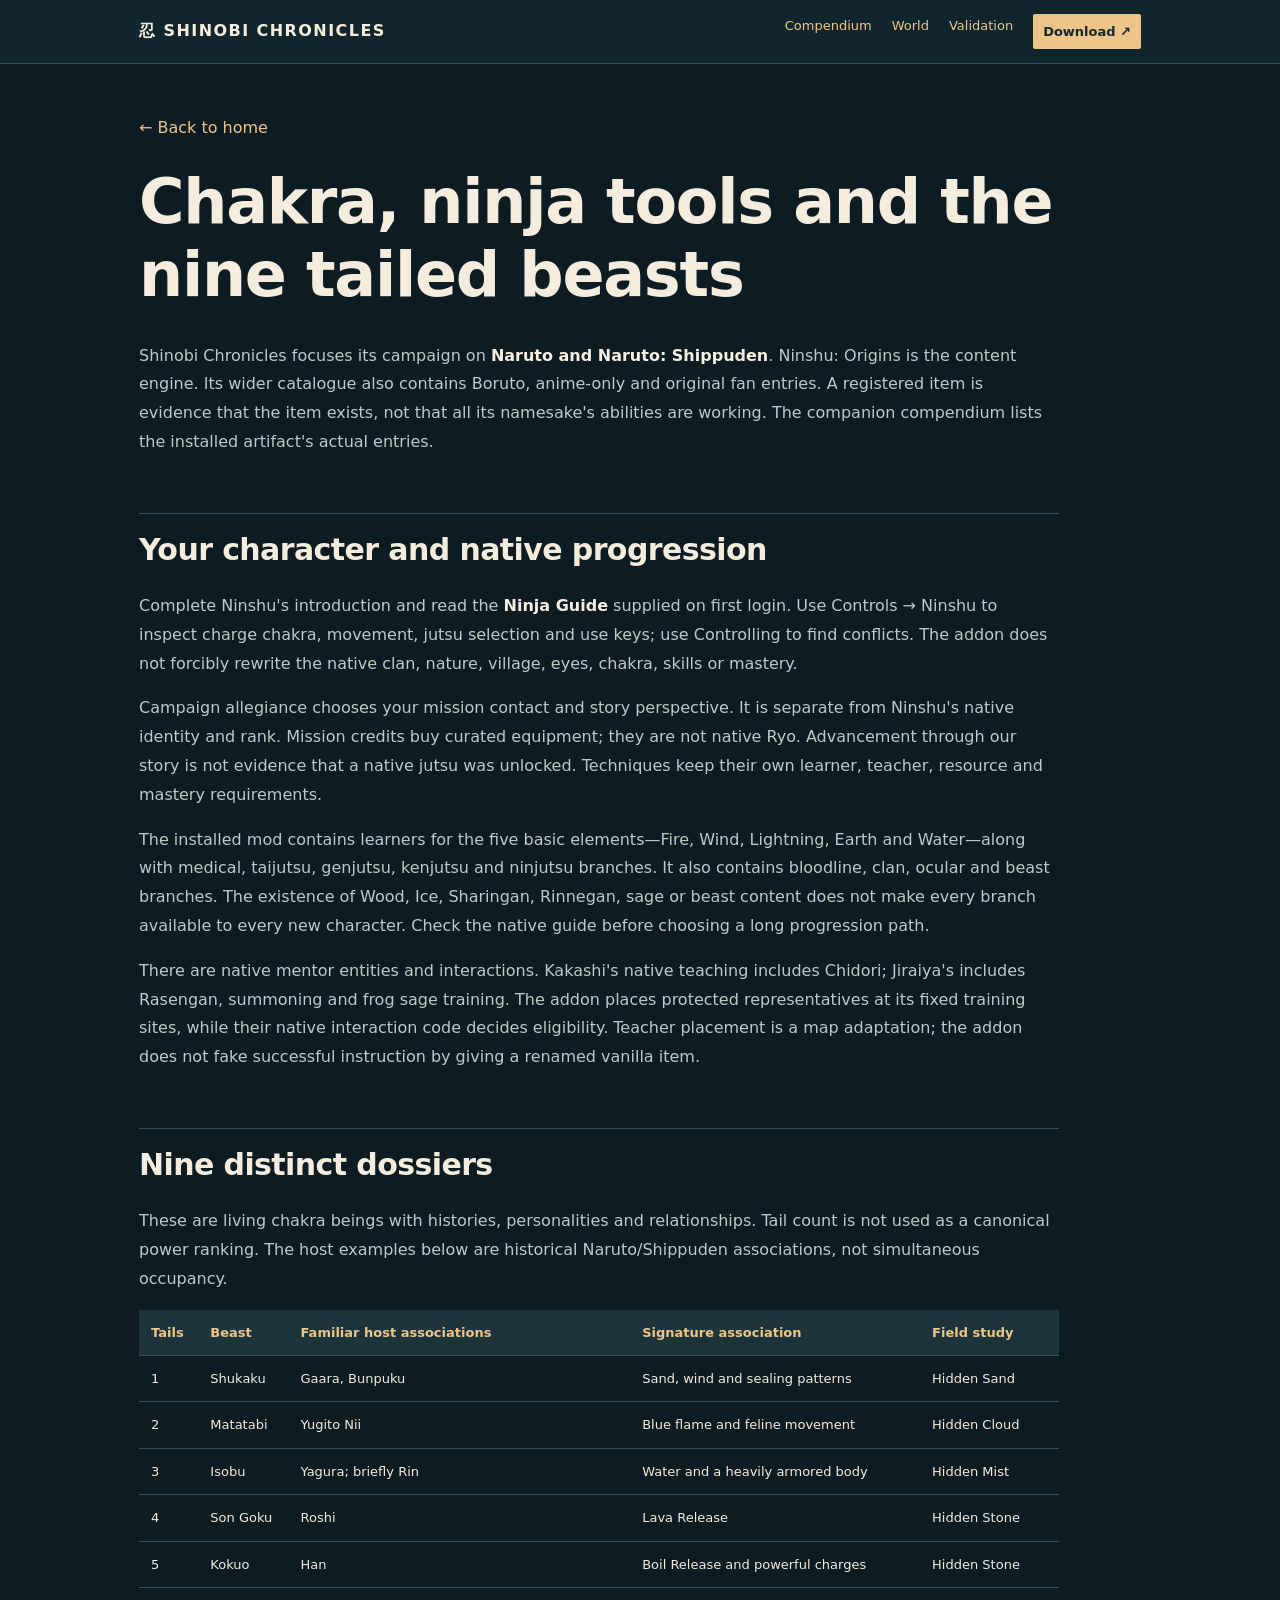
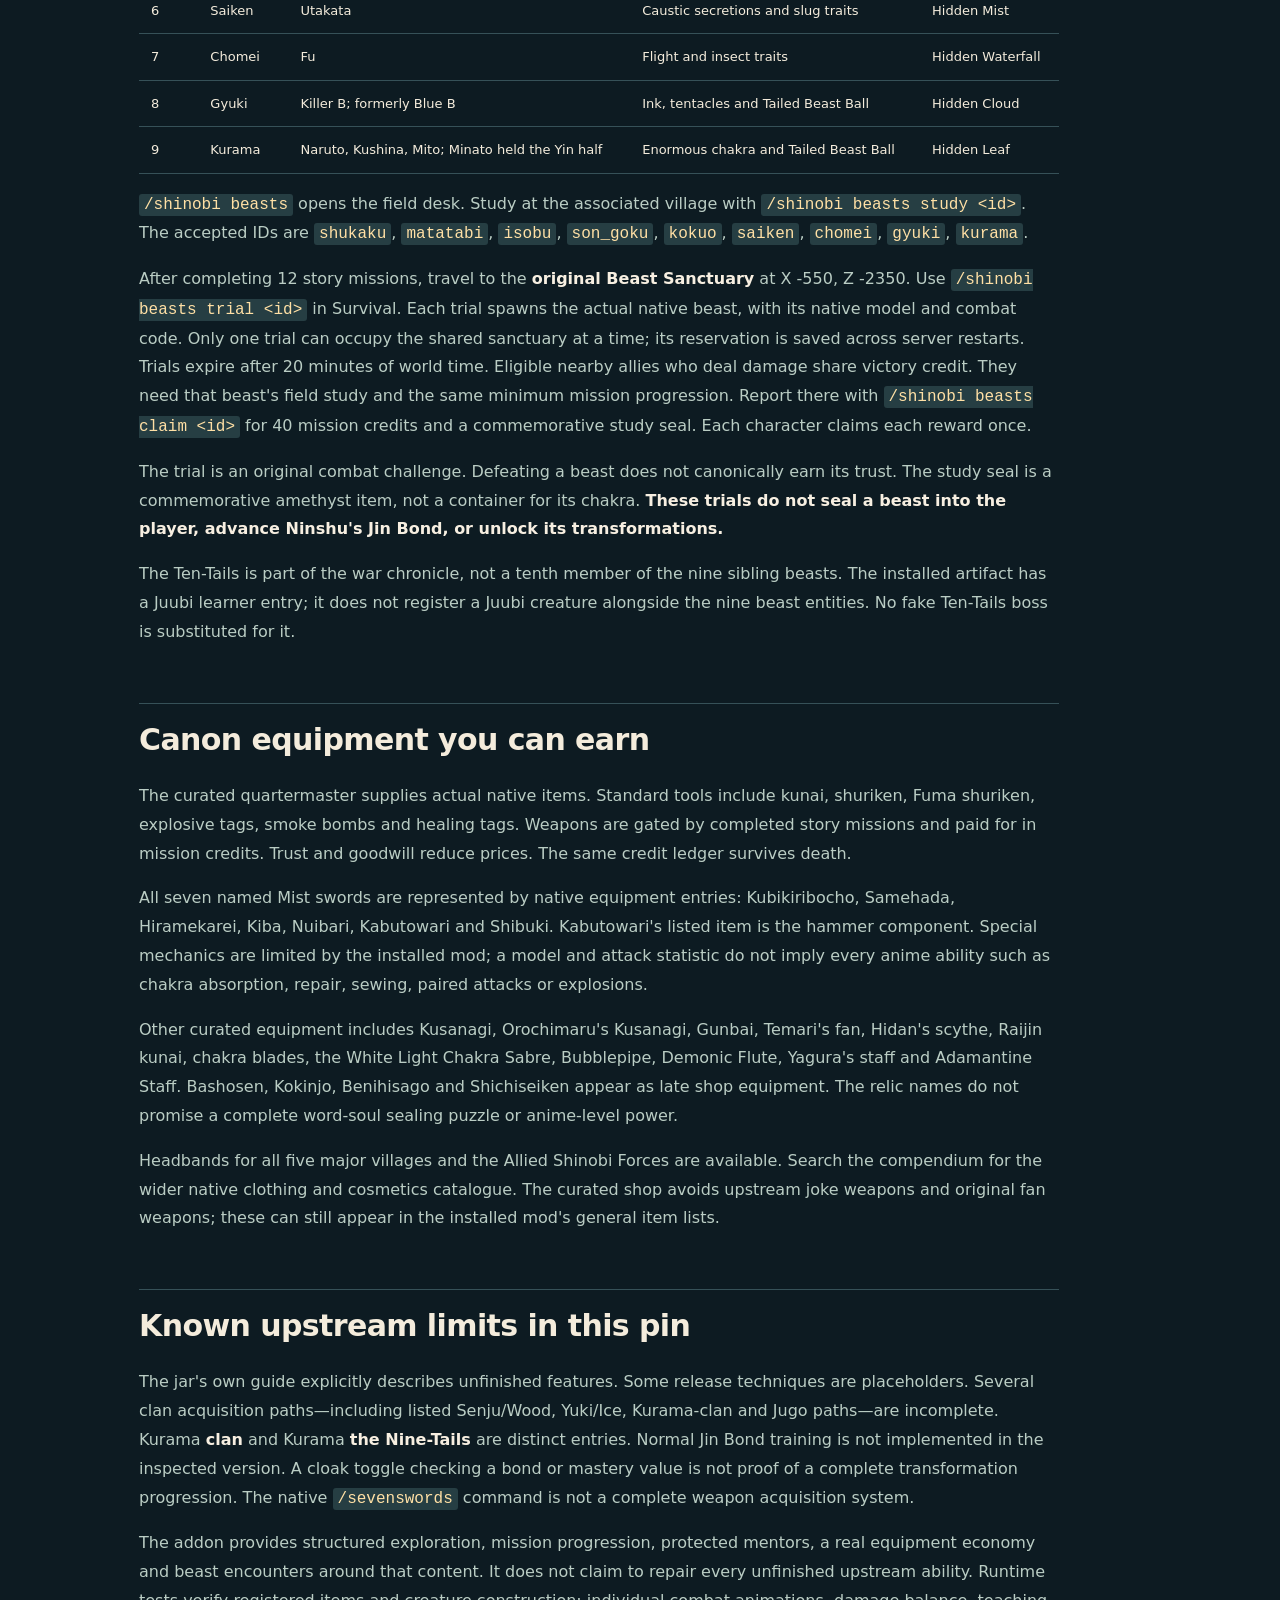
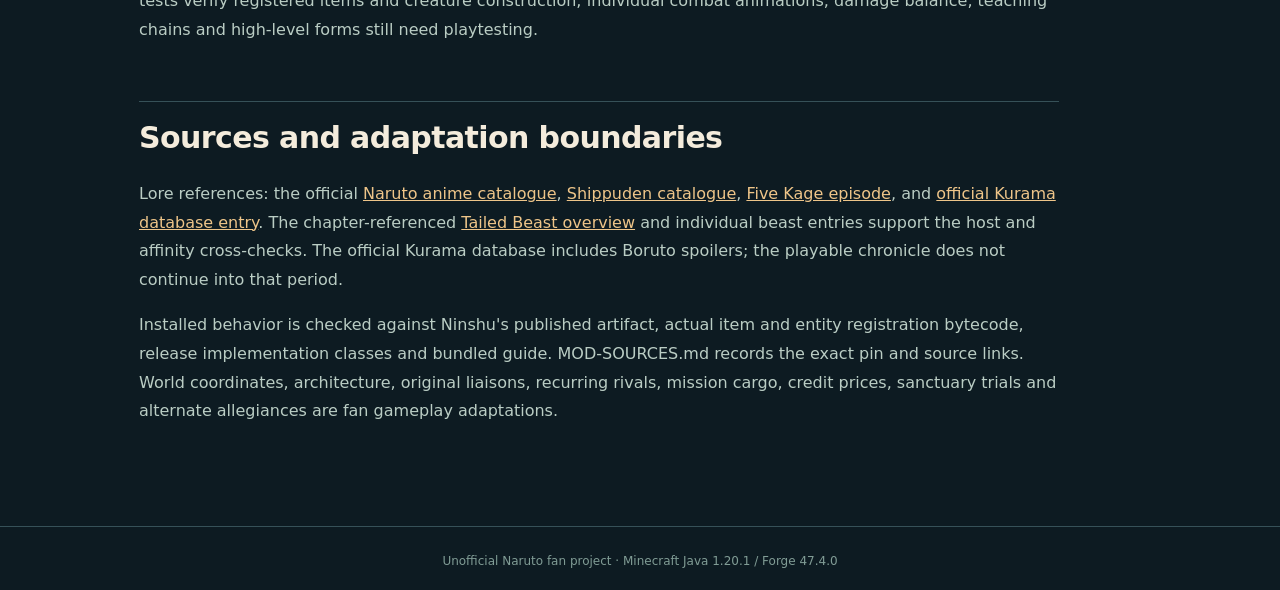
<file: CONTENT.html>
<!doctype html><html lang="en"><head><meta charset="utf-8"><meta name="viewport" content="width=device-width,initial-scale=1"><title>Chakra, ninja tools and the nine tailed beasts — Shinobi Chronicles</title><link rel="icon" href="favicon.svg" type="image/svg+xml"><style>
:root{color-scheme:dark;--bg:#0d1b22;--panel:#172d34;--text:#f4ecdc;--muted:#bacdc4;--gold:#eec589;--line:#365158}
*{box-sizing:border-box}html{scroll-behavior:smooth}body{margin:0;background:var(--bg);color:var(--text);font:16px/1.8 system-ui,-apple-system,sans-serif}
a{color:var(--gold)}a:hover{color:#ffdfa9}.header{border-bottom:1px solid var(--line);background:#11262c}.header-inner{max-width:1050px;margin:auto;padding:14px 24px;display:flex;justify-content:space-between;gap:20px;align-items:center}.logo{text-decoration:none;color:var(--text);font-weight:800;letter-spacing:.09em}.header nav{display:flex;gap:20px;flex-wrap:wrap}.header nav a{text-decoration:none;font-size:13px}.download{background:var(--gold);color:#14272e!important;padding:6px 10px;border-radius:2px;font-weight:700}
main{max-width:1050px;margin:50px auto 100px;padding:0 24px}article{max-width:920px}h1,h2,h3{line-height:1.18;letter-spacing:-.02em}h1{font-size:clamp(38px,6vw,62px);margin:0 0 30px}h2{font-size:30px;margin-top:56px;padding-top:18px;border-top:1px solid var(--line)}h3{font-size:23px;margin-top:35px}p,li{color:var(--muted)}li{margin:7px 0}strong{color:#f7efe1}code{background:#263e43;color:#ffe0a5;padding:2px 5px;border-radius:3px}pre{padding:18px;background:#1b343b;overflow:auto;border:1px solid var(--line)}pre code{background:none;padding:0}blockquote{border-left:3px solid var(--gold);padding:5px 20px;margin-left:0;background:#1b3237}hr{border:0;border-top:1px solid var(--line);margin:40px 0}.table-scroll{overflow:auto}table{border-collapse:collapse;min-width:690px;width:100%;font-size:13px}th,td{padding:11px 12px;text-align:left;border-bottom:1px solid var(--line);vertical-align:top}th{color:var(--gold);background:#1d343a}.back{display:inline-block;margin-bottom:22px;text-decoration:none}.footer{border-top:1px solid var(--line);padding:24px;color:#809c95;font-size:12px;text-align:center}
@media(max-width:600px){.header-inner{display:block}.header nav{margin-top:10px;gap:12px}main{margin-top:30px}h2{font-size:25px}}
</style></head><body><header class="header"><div class="header-inner"><a class="logo" href="index.html">忍 SHINOBI CHRONICLES</a><nav><a href="COMPENDIUM.html">Compendium</a><a href="WORLD.html">World</a><a href="VALIDATION.html">Validation</a><a class="download" href="index.html#download">Download ↗</a></nav></div></header><main><a class="back" href="index.html">← Back to home</a><article><h1>Chakra, ninja tools and the nine tailed beasts</h1>
<p>Shinobi Chronicles focuses its campaign on <strong>Naruto and Naruto: Shippuden</strong>. Ninshu: Origins is the content engine. Its wider catalogue also contains Boruto, anime-only and original fan entries. A registered item is evidence that the item exists, not that all its namesake&#x27;s abilities are working. The companion compendium lists the installed artifact&#x27;s actual entries.</p>
<h2>Your character and native progression</h2>
<p>Complete Ninshu&#x27;s introduction and read the <strong>Ninja Guide</strong> supplied on first login. Use Controls → Ninshu to inspect charge chakra, movement, jutsu selection and use keys; use Controlling to find conflicts. The addon does not forcibly rewrite the native clan, nature, village, eyes, chakra, skills or mastery.</p>
<p>Campaign allegiance chooses your mission contact and story perspective. It is separate from Ninshu&#x27;s native identity and rank. Mission credits buy curated equipment; they are not native Ryo. Advancement through our story is not evidence that a native jutsu was unlocked. Techniques keep their own learner, teacher, resource and mastery requirements.</p>
<p>The installed mod contains learners for the five basic elements—Fire, Wind, Lightning, Earth and Water—along with medical, taijutsu, genjutsu, kenjutsu and ninjutsu branches. It also contains bloodline, clan, ocular and beast branches. The existence of Wood, Ice, Sharingan, Rinnegan, sage or beast content does not make every branch available to every new character. Check the native guide before choosing a long progression path.</p>
<p>There are native mentor entities and interactions. Kakashi&#x27;s native teaching includes Chidori; Jiraiya&#x27;s includes Rasengan, summoning and frog sage training. The addon places protected representatives at its fixed training sites, while their native interaction code decides eligibility. Teacher placement is a map adaptation; the addon does not fake successful instruction by giving a renamed vanilla item.</p>
<h2>Nine distinct dossiers</h2>
<p>These are living chakra beings with histories, personalities and relationships. Tail count is not used as a canonical power ranking. The host examples below are historical Naruto/Shippuden associations, not simultaneous occupancy.</p>
<div class="table-scroll"><table><thead><tr><th>Tails</th><th>Beast</th><th>Familiar host associations</th><th>Signature association</th><th>Field study</th></tr></thead><tbody>
<tr><td>1</td><td>Shukaku</td><td>Gaara, Bunpuku</td><td>Sand, wind and sealing patterns</td><td>Hidden Sand</td></tr>
<tr><td>2</td><td>Matatabi</td><td>Yugito Nii</td><td>Blue flame and feline movement</td><td>Hidden Cloud</td></tr>
<tr><td>3</td><td>Isobu</td><td>Yagura; briefly Rin</td><td>Water and a heavily armored body</td><td>Hidden Mist</td></tr>
<tr><td>4</td><td>Son Goku</td><td>Roshi</td><td>Lava Release</td><td>Hidden Stone</td></tr>
<tr><td>5</td><td>Kokuo</td><td>Han</td><td>Boil Release and powerful charges</td><td>Hidden Stone</td></tr>
<tr><td>6</td><td>Saiken</td><td>Utakata</td><td>Caustic secretions and slug traits</td><td>Hidden Mist</td></tr>
<tr><td>7</td><td>Chomei</td><td>Fu</td><td>Flight and insect traits</td><td>Hidden Waterfall</td></tr>
<tr><td>8</td><td>Gyuki</td><td>Killer B; formerly Blue B</td><td>Ink, tentacles and Tailed Beast Ball</td><td>Hidden Cloud</td></tr>
<tr><td>9</td><td>Kurama</td><td>Naruto, Kushina, Mito; Minato held the Yin half</td><td>Enormous chakra and Tailed Beast Ball</td><td>Hidden Leaf</td></tr>
</tbody></table></div>
<p><code>/shinobi beasts</code> opens the field desk. Study at the associated village with <code>/shinobi beasts study &lt;id&gt;</code>. The accepted IDs are <code>shukaku</code>, <code>matatabi</code>, <code>isobu</code>, <code>son_goku</code>, <code>kokuo</code>, <code>saiken</code>, <code>chomei</code>, <code>gyuki</code>, <code>kurama</code>.</p>
<p>After completing 12 story missions, travel to the <strong>original Beast Sanctuary</strong> at X -550, Z -2350. Use <code>/shinobi beasts trial &lt;id&gt;</code> in Survival. Each trial spawns the actual native beast, with its native model and combat code. Only one trial can occupy the shared sanctuary at a time; its reservation is saved across server restarts. Trials expire after 20 minutes of world time. Eligible nearby allies who deal damage share victory credit. They need that beast&#x27;s field study and the same minimum mission progression. Report there with <code>/shinobi beasts claim &lt;id&gt;</code> for 40 mission credits and a commemorative study seal. Each character claims each reward once.</p>
<p>The trial is an original combat challenge. Defeating a beast does not canonically earn its trust. The study seal is a commemorative amethyst item, not a container for its chakra. <strong>These trials do not seal a beast into the player, advance Ninshu&#x27;s Jin Bond, or unlock its transformations.</strong></p>
<p>The Ten-Tails is part of the war chronicle, not a tenth member of the nine sibling beasts. The installed artifact has a Juubi learner entry; it does not register a Juubi creature alongside the nine beast entities. No fake Ten-Tails boss is substituted for it.</p>
<h2>Canon equipment you can earn</h2>
<p>The curated quartermaster supplies actual native items. Standard tools include kunai, shuriken, Fuma shuriken, explosive tags, smoke bombs and healing tags. Weapons are gated by completed story missions and paid for in mission credits. Trust and goodwill reduce prices. The same credit ledger survives death.</p>
<p>All seven named Mist swords are represented by native equipment entries: Kubikiribocho, Samehada, Hiramekarei, Kiba, Nuibari, Kabutowari and Shibuki. Kabutowari&#x27;s listed item is the hammer component. Special mechanics are limited by the installed mod; a model and attack statistic do not imply every anime ability such as chakra absorption, repair, sewing, paired attacks or explosions.</p>
<p>Other curated equipment includes Kusanagi, Orochimaru&#x27;s Kusanagi, Gunbai, Temari&#x27;s fan, Hidan&#x27;s scythe, Raijin kunai, chakra blades, the White Light Chakra Sabre, Bubblepipe, Demonic Flute, Yagura&#x27;s staff and Adamantine Staff. Bashosen, Kokinjo, Benihisago and Shichiseiken appear as late shop equipment. The relic names do not promise a complete word-soul sealing puzzle or anime-level power.</p>
<p>Headbands for all five major villages and the Allied Shinobi Forces are available. Search the compendium for the wider native clothing and cosmetics catalogue. The curated shop avoids upstream joke weapons and original fan weapons; these can still appear in the installed mod&#x27;s general item lists.</p>
<h2>Known upstream limits in this pin</h2>
<p>The jar&#x27;s own guide explicitly describes unfinished features. Some release techniques are placeholders. Several clan acquisition paths—including listed Senju/Wood, Yuki/Ice, Kurama-clan and Jugo paths—are incomplete. Kurama <strong>clan</strong> and Kurama <strong>the Nine-Tails</strong> are distinct entries. Normal Jin Bond training is not implemented in the inspected version. A cloak toggle checking a bond or mastery value is not proof of a complete transformation progression. The native <code>/sevenswords</code> command is not a complete weapon acquisition system.</p>
<p>The addon provides structured exploration, mission progression, protected mentors, a real equipment economy and beast encounters around that content. It does not claim to repair every unfinished upstream ability. Runtime tests verify registered items and creature construction; individual combat animations, damage balance, teaching chains and high-level forms still need playtesting.</p>
<h2>Sources and adaptation boundaries</h2>
<p>Lore references: the official <a href="https://naruto-official.com/en/anime/naruto1">Naruto anime catalogue</a>, <a href="https://naruto-official.com/en/anime/naruto2">Shippuden catalogue</a>, <a href="https://naruto-official.com/en/anime/naruto2/list/01_643">Five Kage episode</a>, and <a href="https://naruto-official.com/en/news/01_1896">official Kurama database entry</a>. The chapter-referenced <a href="https://naruto.fandom.com/wiki/Tailed_Beast">Tailed Beast overview</a> and individual beast entries support the host and affinity cross-checks. The official Kurama database includes Boruto spoilers; the playable chronicle does not continue into that period.</p>
<p>Installed behavior is checked against Ninshu&#x27;s published artifact, actual item and entity registration bytecode, release implementation classes and bundled guide. MOD-SOURCES.md records the exact pin and source links. World coordinates, architecture, original liaisons, recurring rivals, mission cargo, credit prices, sanctuary trials and alternate allegiances are fan gameplay adaptations.</p></article></main><div class="footer">Unofficial Naruto fan project · Minecraft Java 1.20.1 / Forge 47.4.0</div></body></html>
</file>
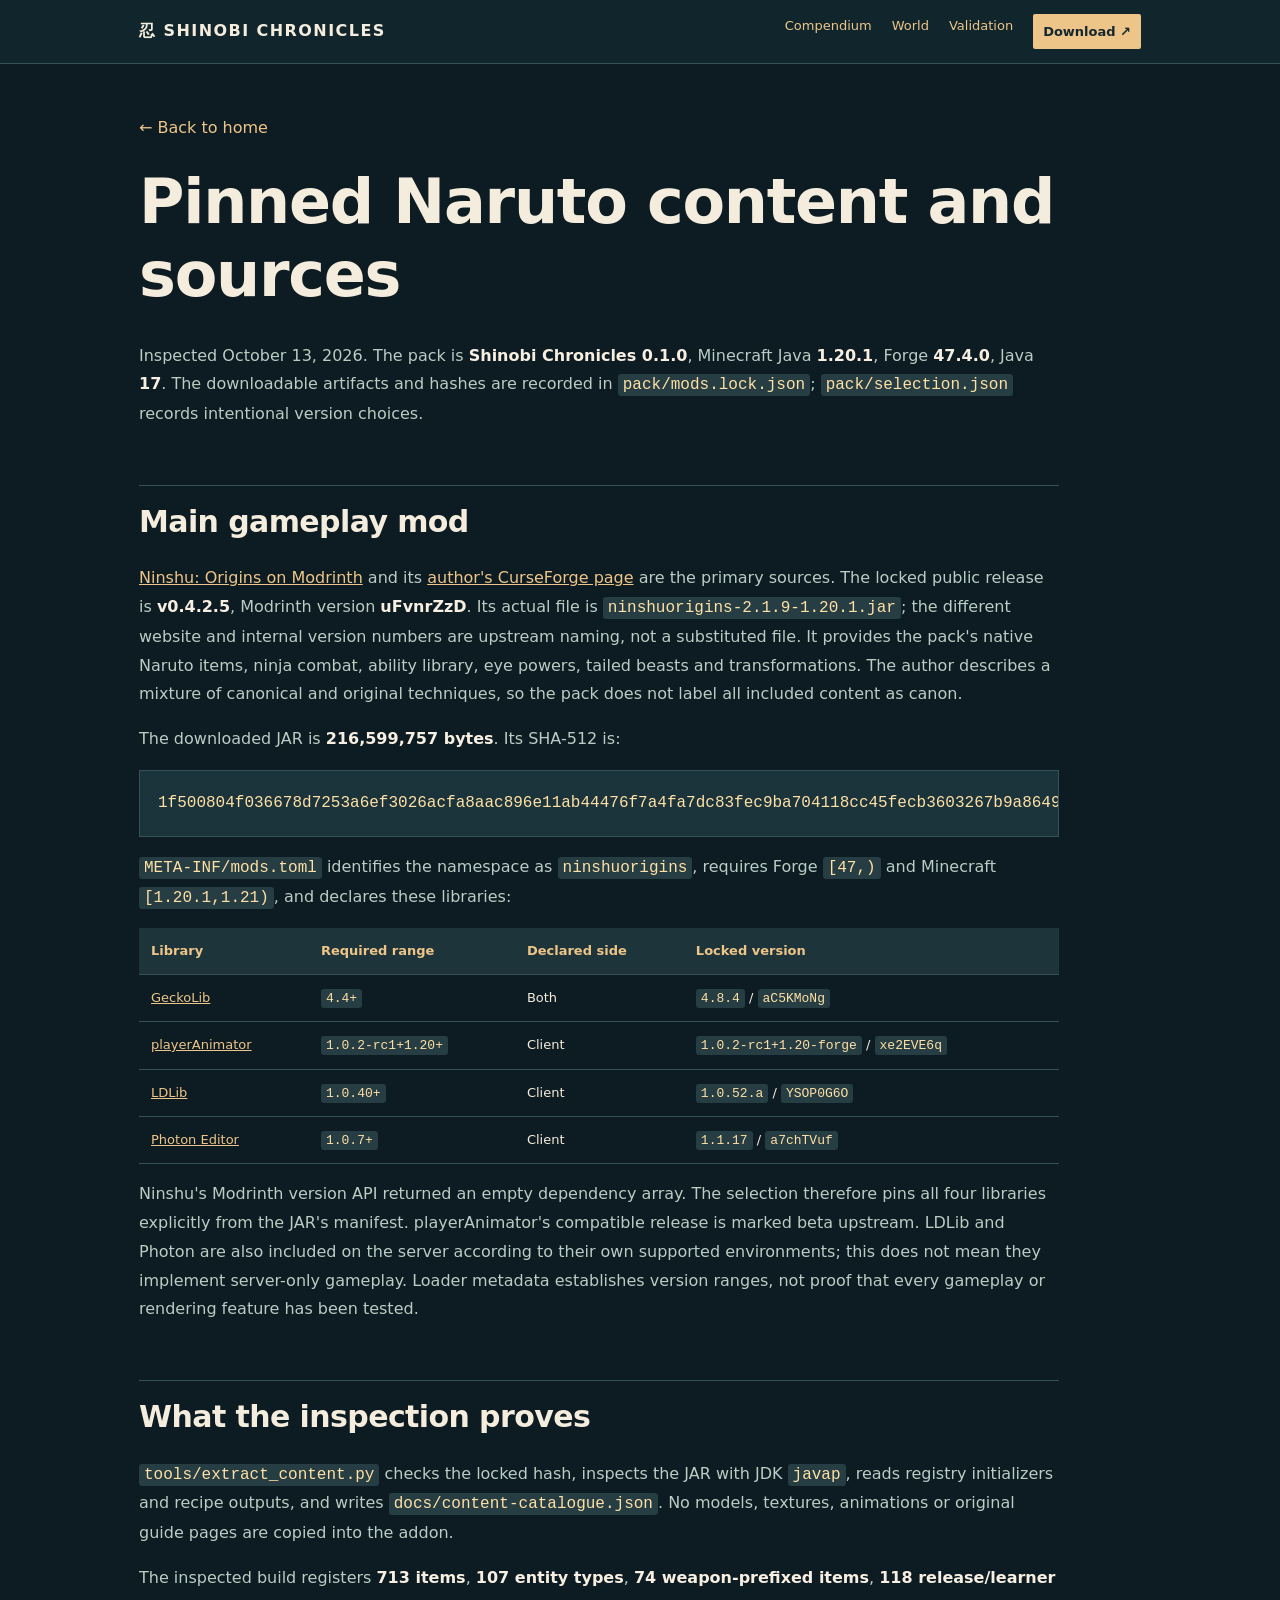
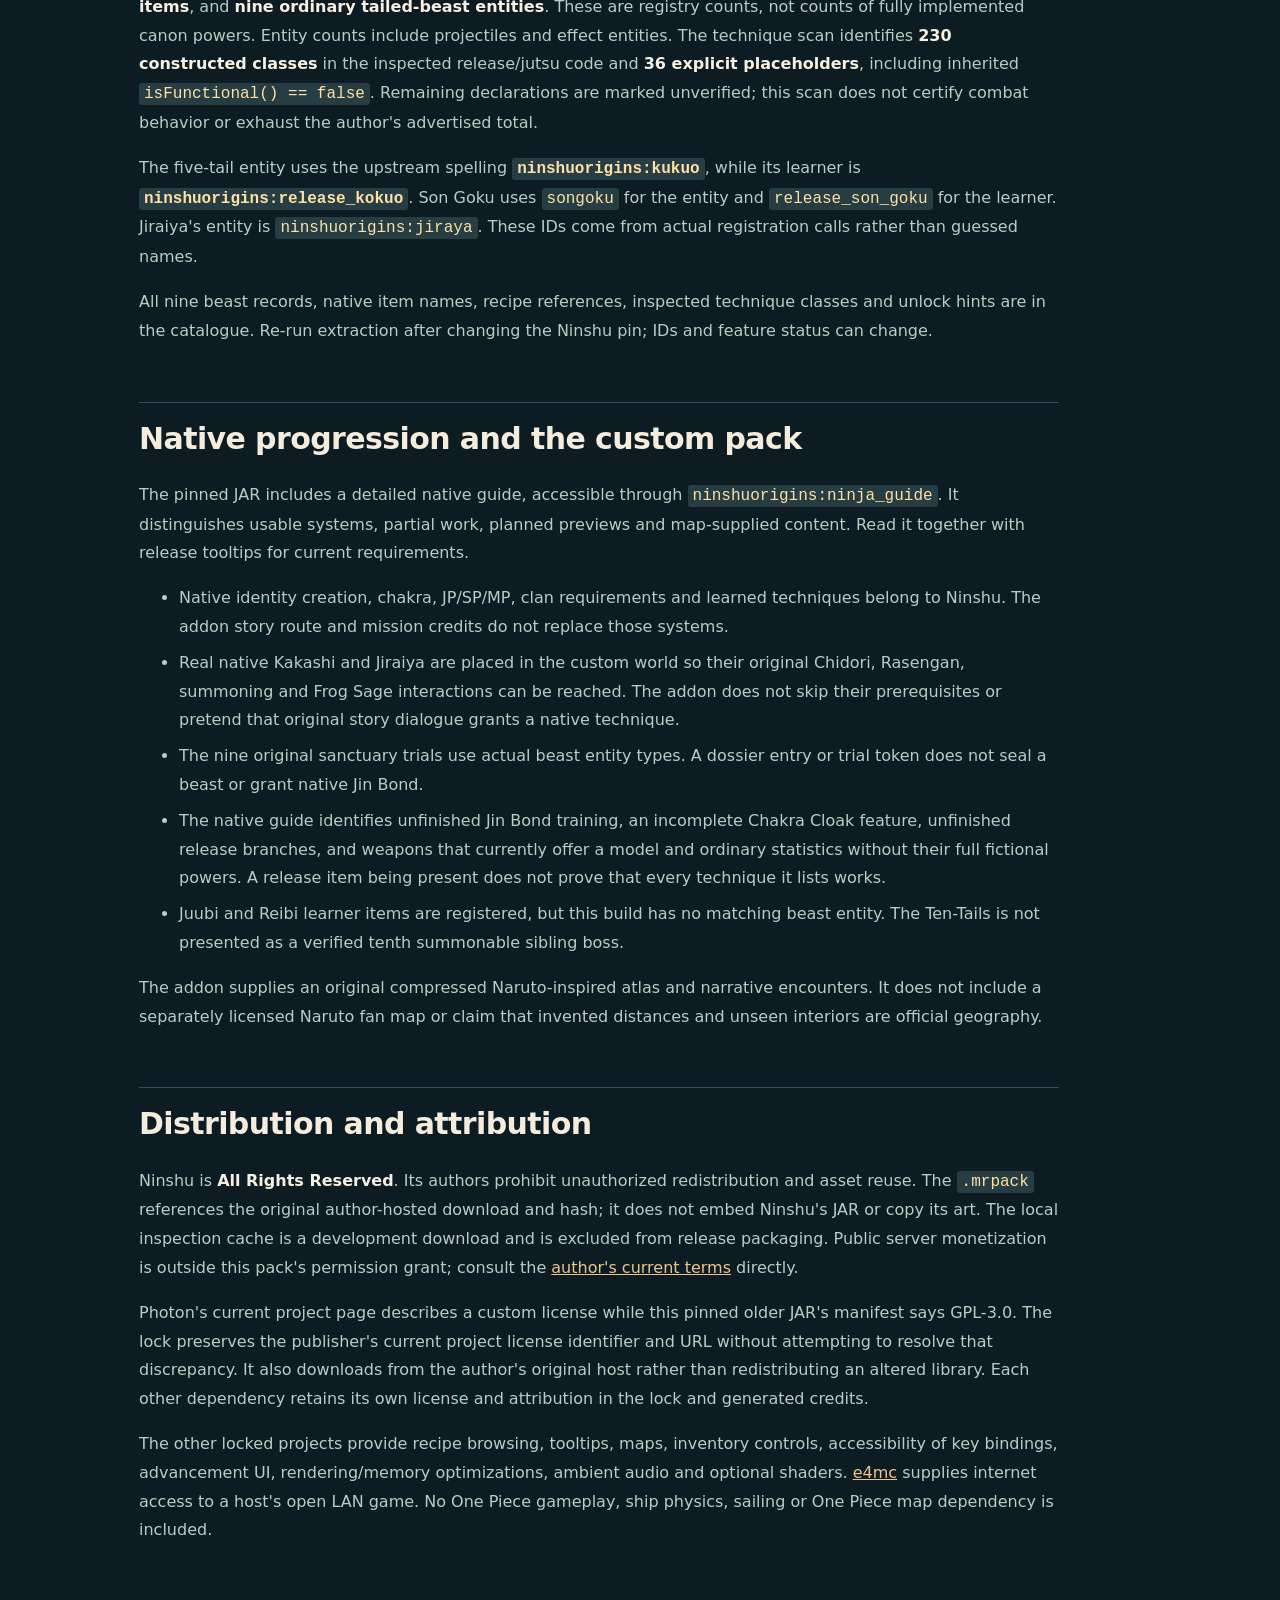
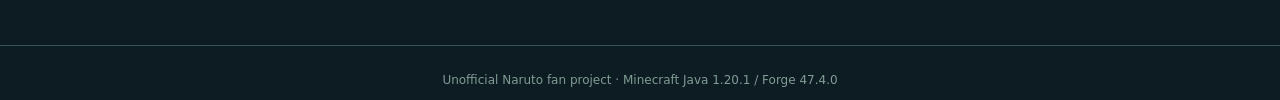
<file: MOD-SOURCES.html>
<!doctype html><html lang="en"><head><meta charset="utf-8"><meta name="viewport" content="width=device-width,initial-scale=1"><title>Pinned Naruto content and sources — Shinobi Chronicles</title><link rel="icon" href="favicon.svg" type="image/svg+xml"><style>
:root{color-scheme:dark;--bg:#0d1b22;--panel:#172d34;--text:#f4ecdc;--muted:#bacdc4;--gold:#eec589;--line:#365158}
*{box-sizing:border-box}html{scroll-behavior:smooth}body{margin:0;background:var(--bg);color:var(--text);font:16px/1.8 system-ui,-apple-system,sans-serif}
a{color:var(--gold)}a:hover{color:#ffdfa9}.header{border-bottom:1px solid var(--line);background:#11262c}.header-inner{max-width:1050px;margin:auto;padding:14px 24px;display:flex;justify-content:space-between;gap:20px;align-items:center}.logo{text-decoration:none;color:var(--text);font-weight:800;letter-spacing:.09em}.header nav{display:flex;gap:20px;flex-wrap:wrap}.header nav a{text-decoration:none;font-size:13px}.download{background:var(--gold);color:#14272e!important;padding:6px 10px;border-radius:2px;font-weight:700}
main{max-width:1050px;margin:50px auto 100px;padding:0 24px}article{max-width:920px}h1,h2,h3{line-height:1.18;letter-spacing:-.02em}h1{font-size:clamp(38px,6vw,62px);margin:0 0 30px}h2{font-size:30px;margin-top:56px;padding-top:18px;border-top:1px solid var(--line)}h3{font-size:23px;margin-top:35px}p,li{color:var(--muted)}li{margin:7px 0}strong{color:#f7efe1}code{background:#263e43;color:#ffe0a5;padding:2px 5px;border-radius:3px}pre{padding:18px;background:#1b343b;overflow:auto;border:1px solid var(--line)}pre code{background:none;padding:0}blockquote{border-left:3px solid var(--gold);padding:5px 20px;margin-left:0;background:#1b3237}hr{border:0;border-top:1px solid var(--line);margin:40px 0}.table-scroll{overflow:auto}table{border-collapse:collapse;min-width:690px;width:100%;font-size:13px}th,td{padding:11px 12px;text-align:left;border-bottom:1px solid var(--line);vertical-align:top}th{color:var(--gold);background:#1d343a}.back{display:inline-block;margin-bottom:22px;text-decoration:none}.footer{border-top:1px solid var(--line);padding:24px;color:#809c95;font-size:12px;text-align:center}
@media(max-width:600px){.header-inner{display:block}.header nav{margin-top:10px;gap:12px}main{margin-top:30px}h2{font-size:25px}}
</style></head><body><header class="header"><div class="header-inner"><a class="logo" href="index.html">忍 SHINOBI CHRONICLES</a><nav><a href="COMPENDIUM.html">Compendium</a><a href="WORLD.html">World</a><a href="VALIDATION.html">Validation</a><a class="download" href="index.html#download">Download ↗</a></nav></div></header><main><a class="back" href="index.html">← Back to home</a><article><h1>Pinned Naruto content and sources</h1>
<p>Inspected October 13, 2026. The pack is <strong>Shinobi Chronicles 0.1.0</strong>, Minecraft Java <strong>1.20.1</strong>, Forge <strong>47.4.0</strong>, Java <strong>17</strong>. The downloadable artifacts and hashes are recorded in <code>pack/mods.lock.json</code>; <code>pack/selection.json</code> records intentional version choices.</p>
<h2>Main gameplay mod</h2>
<p><a href="https://modrinth.com/mod/ninshu-origins-naruto-mod">Ninshu: Origins on Modrinth</a> and its <a href="https://www.curseforge.com/minecraft/mc-mods/ninshu-origins">author&#x27;s CurseForge page</a> are the primary sources. The locked public release is <strong>v0.4.2.5</strong>, Modrinth version <strong>uFvnrZzD</strong>. Its actual file is <code>ninshuorigins-2.1.9-1.20.1.jar</code>; the different website and internal version numbers are upstream naming, not a substituted file. It provides the pack&#x27;s native Naruto items, ninja combat, ability library, eye powers, tailed beasts and transformations. The author describes a mixture of canonical and original techniques, so the pack does not label all included content as canon.</p>
<p>The downloaded JAR is <strong>216,599,757 bytes</strong>. Its SHA-512 is:</p>
<pre><code>1f500804f036678d7253a6ef3026acfa8aac896e11ab44476f7a4fa7dc83fec9ba704118cc45fecb3603267b9a8649917168baacf54eb05d73d64040c50448ce</code></pre>
<p><code>META-INF/mods.toml</code> identifies the namespace as <code>ninshuorigins</code>, requires Forge <code>[47,)</code> and Minecraft <code>[1.20.1,1.21)</code>, and declares these libraries:</p>
<div class="table-scroll"><table><thead><tr><th>Library</th><th>Required range</th><th>Declared side</th><th>Locked version</th></tr></thead><tbody>
<tr><td><a href="https://modrinth.com/mod/geckolib">GeckoLib</a></td><td><code>4.4+</code></td><td>Both</td><td><code>4.8.4</code> / <code>aC5KMoNg</code></td></tr>
<tr><td><a href="https://modrinth.com/mod/playeranimator">playerAnimator</a></td><td><code>1.0.2-rc1+1.20+</code></td><td>Client</td><td><code>1.0.2-rc1+1.20-forge</code> / <code>xe2EVE6q</code></td></tr>
<tr><td><a href="https://modrinth.com/mod/ldlib">LDLib</a></td><td><code>1.0.40+</code></td><td>Client</td><td><code>1.0.52.a</code> / <code>YSOP0G6O</code></td></tr>
<tr><td><a href="https://modrinth.com/mod/photon-editor">Photon Editor</a></td><td><code>1.0.7+</code></td><td>Client</td><td><code>1.1.17</code> / <code>a7chTVuf</code></td></tr>
</tbody></table></div>
<p>Ninshu&#x27;s Modrinth version API returned an empty dependency array. The selection therefore pins all four libraries explicitly from the JAR&#x27;s manifest. playerAnimator&#x27;s compatible release is marked beta upstream. LDLib and Photon are also included on the server according to their own supported environments; this does not mean they implement server-only gameplay. Loader metadata establishes version ranges, not proof that every gameplay or rendering feature has been tested.</p>
<h2>What the inspection proves</h2>
<p><code>tools/extract_content.py</code> checks the locked hash, inspects the JAR with JDK <code>javap</code>, reads registry initializers and recipe outputs, and writes <code>docs/content-catalogue.json</code>. No models, textures, animations or original guide pages are copied into the addon.</p>
<p>The inspected build registers <strong>713 items</strong>, <strong>107 entity types</strong>, <strong>74 weapon-prefixed items</strong>, <strong>118 release/learner items</strong>, and <strong>nine ordinary tailed-beast entities</strong>. These are registry counts, not counts of fully implemented canon powers. Entity counts include projectiles and effect entities. The technique scan identifies <strong>230 constructed classes</strong> in the inspected release/jutsu code and <strong>36 explicit placeholders</strong>, including inherited <code>isFunctional() == false</code>. Remaining declarations are marked unverified; this scan does not certify combat behavior or exhaust the author&#x27;s advertised total.</p>
<p>The five-tail entity uses the upstream spelling <strong><code>ninshuorigins:kukuo</code></strong>, while its learner is <strong><code>ninshuorigins:release_kokuo</code></strong>. Son Goku uses <code>songoku</code> for the entity and <code>release_son_goku</code> for the learner. Jiraiya&#x27;s entity is <code>ninshuorigins:jiraya</code>. These IDs come from actual registration calls rather than guessed names.</p>
<p>All nine beast records, native item names, recipe references, inspected technique classes and unlock hints are in the catalogue. Re-run extraction after changing the Ninshu pin; IDs and feature status can change.</p>
<h2>Native progression and the custom pack</h2>
<p>The pinned JAR includes a detailed native guide, accessible through <code>ninshuorigins:ninja_guide</code>. It distinguishes usable systems, partial work, planned previews and map-supplied content. Read it together with release tooltips for current requirements.</p>
<ul>
<li>Native identity creation, chakra, JP/SP/MP, clan requirements and learned techniques belong to Ninshu. The addon story route and mission credits do not replace those systems.</li>
<li>Real native Kakashi and Jiraiya are placed in the custom world so their original Chidori, Rasengan, summoning and Frog Sage interactions can be reached. The addon does not skip their prerequisites or pretend that original story dialogue grants a native technique.</li>
<li>The nine original sanctuary trials use actual beast entity types. A dossier entry or trial token does not seal a beast or grant native Jin Bond.</li>
<li>The native guide identifies unfinished Jin Bond training, an incomplete Chakra Cloak feature, unfinished release branches, and weapons that currently offer a model and ordinary statistics without their full fictional powers. A release item being present does not prove that every technique it lists works.</li>
<li>Juubi and Reibi learner items are registered, but this build has no matching beast entity. The Ten-Tails is not presented as a verified tenth summonable sibling boss.</li>
</ul>
<p>The addon supplies an original compressed Naruto-inspired atlas and narrative encounters. It does not include a separately licensed Naruto fan map or claim that invented distances and unseen interiors are official geography.</p>
<h2>Distribution and attribution</h2>
<p>Ninshu is <strong>All Rights Reserved</strong>. Its authors prohibit unauthorized redistribution and asset reuse. The <code>.mrpack</code> references the original author-hosted download and hash; it does not embed Ninshu&#x27;s JAR or copy its art. The local inspection cache is a development download and is excluded from release packaging. Public server monetization is outside this pack&#x27;s permission grant; consult the <a href="https://www.curseforge.com/minecraft/mc-mods/ninshu-origins">author&#x27;s current terms</a> directly.</p>
<p>Photon&#x27;s current project page describes a custom license while this pinned older JAR&#x27;s manifest says GPL-3.0. The lock preserves the publisher&#x27;s current project license identifier and URL without attempting to resolve that discrepancy. It also downloads from the author&#x27;s original host rather than redistributing an altered library. Each other dependency retains its own license and attribution in the lock and generated credits.</p>
<p>The other locked projects provide recipe browsing, tooltips, maps, inventory controls, accessibility of key bindings, advancement UI, rendering/memory optimizations, ambient audio and optional shaders. <a href="https://modrinth.com/mod/e4mc">e4mc</a> supplies internet access to a host&#x27;s open LAN game. No One Piece gameplay, ship physics, sailing or One Piece map dependency is included.</p></article></main><div class="footer">Unofficial Naruto fan project · Minecraft Java 1.20.1 / Forge 47.4.0</div></body></html>
</file>
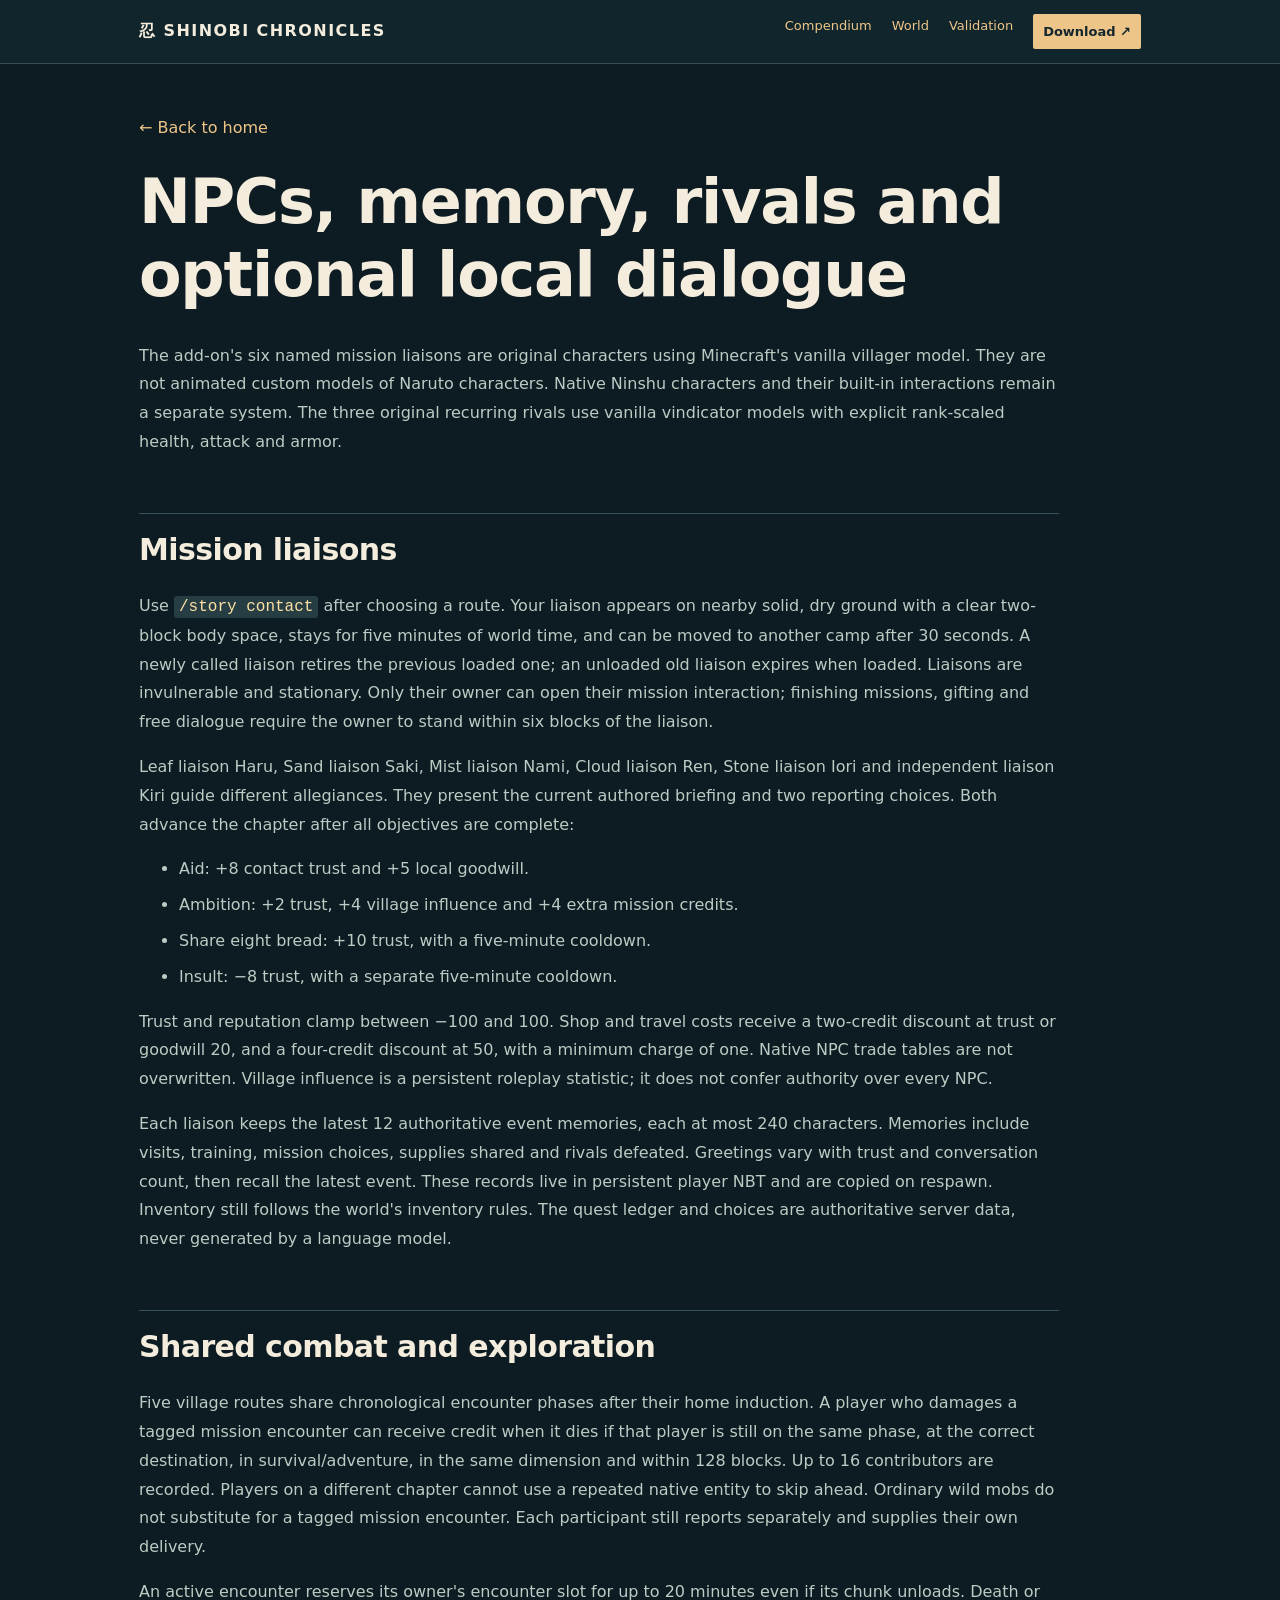
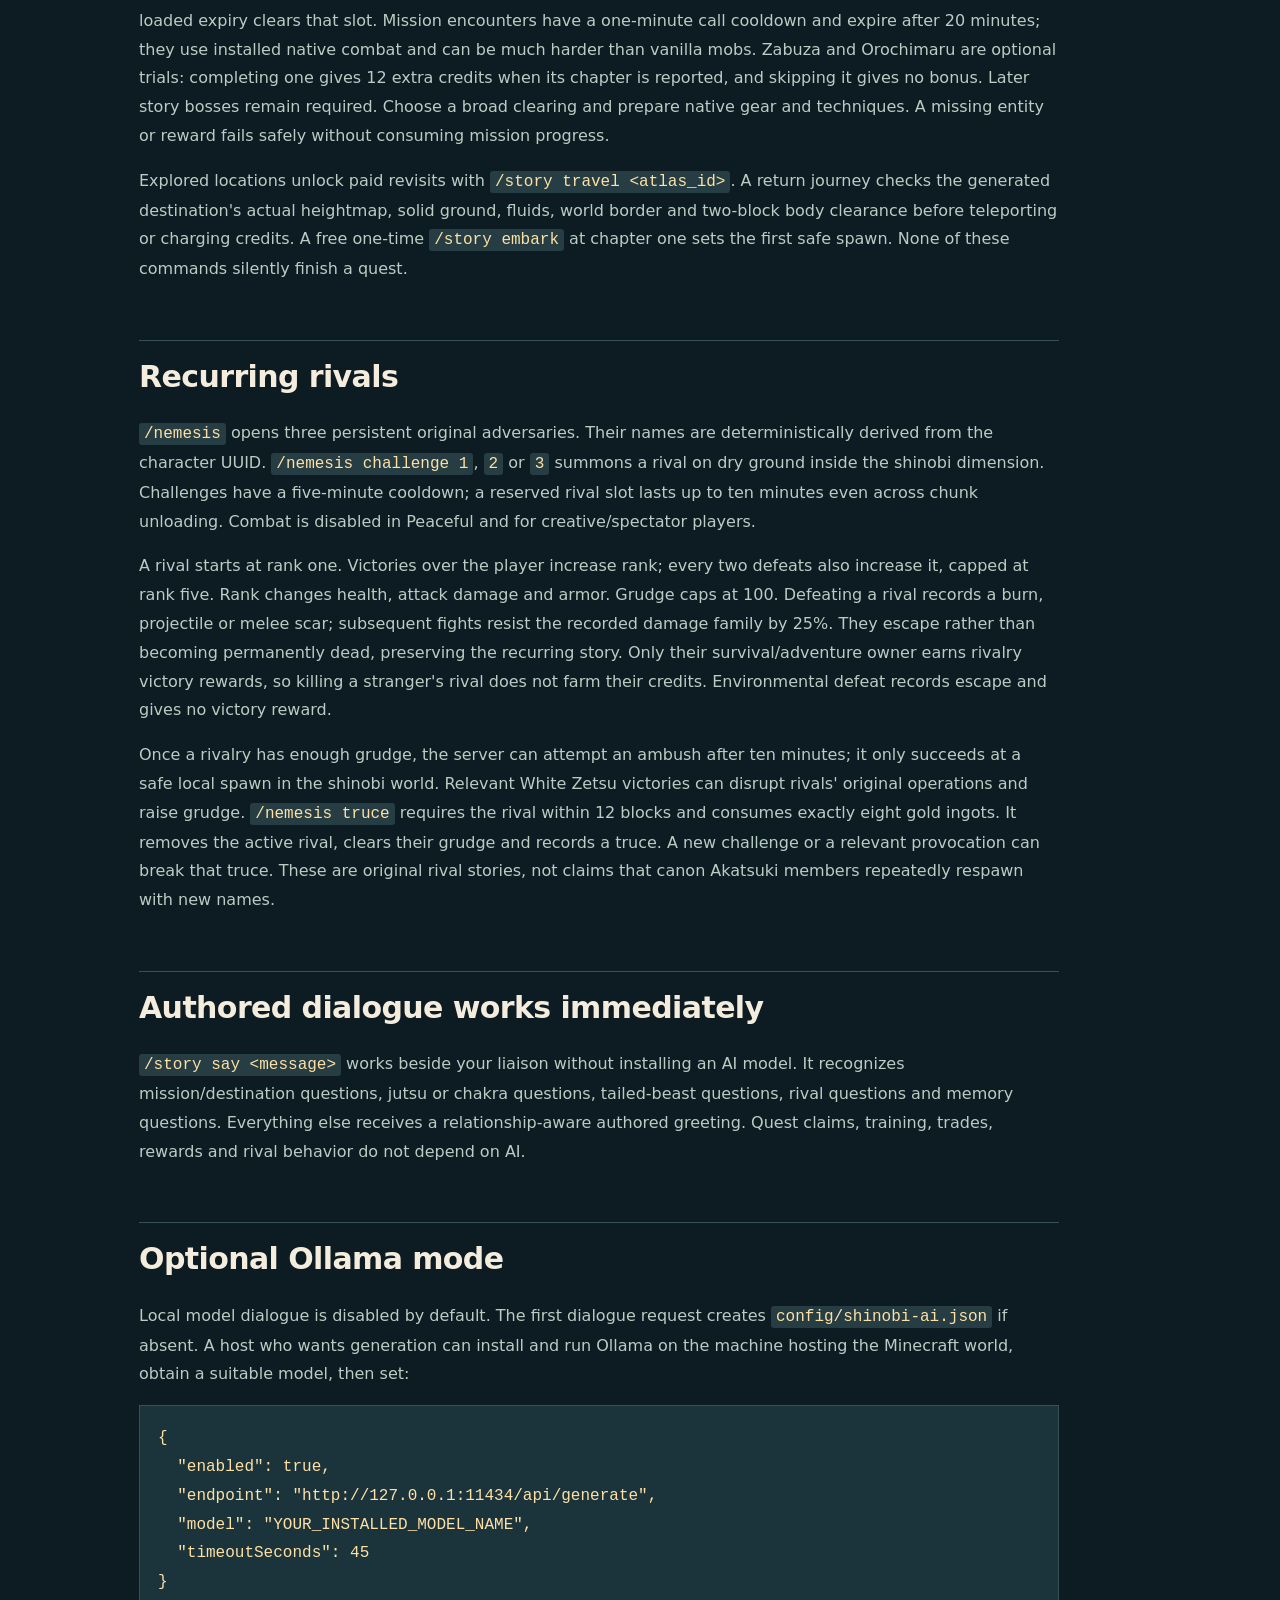
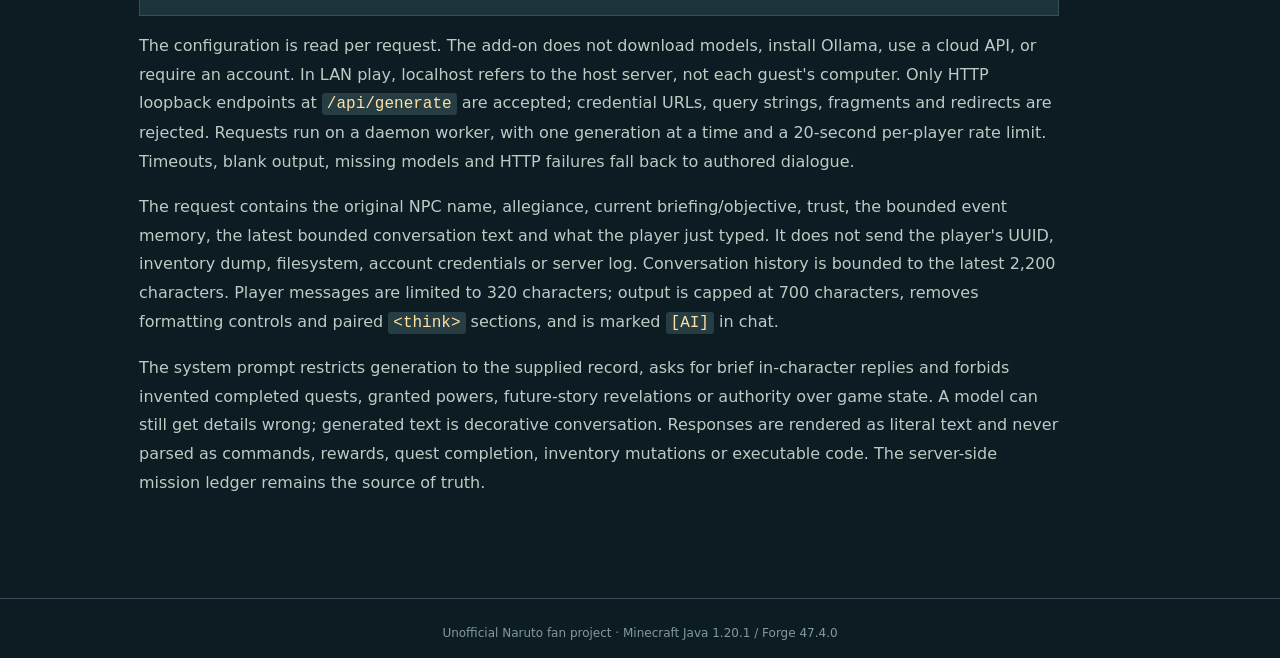
<file: NPC-AND-AI.html>
<!doctype html><html lang="en"><head><meta charset="utf-8"><meta name="viewport" content="width=device-width,initial-scale=1"><title>NPCs, memory, rivals and optional local dialogue — Shinobi Chronicles</title><link rel="icon" href="favicon.svg" type="image/svg+xml"><style>
:root{color-scheme:dark;--bg:#0d1b22;--panel:#172d34;--text:#f4ecdc;--muted:#bacdc4;--gold:#eec589;--line:#365158}
*{box-sizing:border-box}html{scroll-behavior:smooth}body{margin:0;background:var(--bg);color:var(--text);font:16px/1.8 system-ui,-apple-system,sans-serif}
a{color:var(--gold)}a:hover{color:#ffdfa9}.header{border-bottom:1px solid var(--line);background:#11262c}.header-inner{max-width:1050px;margin:auto;padding:14px 24px;display:flex;justify-content:space-between;gap:20px;align-items:center}.logo{text-decoration:none;color:var(--text);font-weight:800;letter-spacing:.09em}.header nav{display:flex;gap:20px;flex-wrap:wrap}.header nav a{text-decoration:none;font-size:13px}.download{background:var(--gold);color:#14272e!important;padding:6px 10px;border-radius:2px;font-weight:700}
main{max-width:1050px;margin:50px auto 100px;padding:0 24px}article{max-width:920px}h1,h2,h3{line-height:1.18;letter-spacing:-.02em}h1{font-size:clamp(38px,6vw,62px);margin:0 0 30px}h2{font-size:30px;margin-top:56px;padding-top:18px;border-top:1px solid var(--line)}h3{font-size:23px;margin-top:35px}p,li{color:var(--muted)}li{margin:7px 0}strong{color:#f7efe1}code{background:#263e43;color:#ffe0a5;padding:2px 5px;border-radius:3px}pre{padding:18px;background:#1b343b;overflow:auto;border:1px solid var(--line)}pre code{background:none;padding:0}blockquote{border-left:3px solid var(--gold);padding:5px 20px;margin-left:0;background:#1b3237}hr{border:0;border-top:1px solid var(--line);margin:40px 0}.table-scroll{overflow:auto}table{border-collapse:collapse;min-width:690px;width:100%;font-size:13px}th,td{padding:11px 12px;text-align:left;border-bottom:1px solid var(--line);vertical-align:top}th{color:var(--gold);background:#1d343a}.back{display:inline-block;margin-bottom:22px;text-decoration:none}.footer{border-top:1px solid var(--line);padding:24px;color:#809c95;font-size:12px;text-align:center}
@media(max-width:600px){.header-inner{display:block}.header nav{margin-top:10px;gap:12px}main{margin-top:30px}h2{font-size:25px}}
</style></head><body><header class="header"><div class="header-inner"><a class="logo" href="index.html">忍 SHINOBI CHRONICLES</a><nav><a href="COMPENDIUM.html">Compendium</a><a href="WORLD.html">World</a><a href="VALIDATION.html">Validation</a><a class="download" href="index.html#download">Download ↗</a></nav></div></header><main><a class="back" href="index.html">← Back to home</a><article><h1>NPCs, memory, rivals and optional local dialogue</h1>
<p>The add-on&#x27;s six named mission liaisons are original characters using Minecraft&#x27;s vanilla villager model. They are not animated custom models of Naruto characters. Native Ninshu characters and their built-in interactions remain a separate system. The three original recurring rivals use vanilla vindicator models with explicit rank-scaled health, attack and armor.</p>
<h2>Mission liaisons</h2>
<p>Use <code>/story contact</code> after choosing a route. Your liaison appears on nearby solid, dry ground with a clear two-block body space, stays for five minutes of world time, and can be moved to another camp after 30 seconds. A newly called liaison retires the previous loaded one; an unloaded old liaison expires when loaded. Liaisons are invulnerable and stationary. Only their owner can open their mission interaction; finishing missions, gifting and free dialogue require the owner to stand within six blocks of the liaison.</p>
<p>Leaf liaison Haru, Sand liaison Saki, Mist liaison Nami, Cloud liaison Ren, Stone liaison Iori and independent liaison Kiri guide different allegiances. They present the current authored briefing and two reporting choices. Both advance the chapter after all objectives are complete:</p>
<ul>
<li>Aid: +8 contact trust and +5 local goodwill.</li>
<li>Ambition: +2 trust, +4 village influence and +4 extra mission credits.</li>
<li>Share eight bread: +10 trust, with a five-minute cooldown.</li>
<li>Insult: −8 trust, with a separate five-minute cooldown.</li>
</ul>
<p>Trust and reputation clamp between −100 and 100. Shop and travel costs receive a two-credit discount at trust or goodwill 20, and a four-credit discount at 50, with a minimum charge of one. Native NPC trade tables are not overwritten. Village influence is a persistent roleplay statistic; it does not confer authority over every NPC.</p>
<p>Each liaison keeps the latest 12 authoritative event memories, each at most 240 characters. Memories include visits, training, mission choices, supplies shared and rivals defeated. Greetings vary with trust and conversation count, then recall the latest event. These records live in persistent player NBT and are copied on respawn. Inventory still follows the world&#x27;s inventory rules. The quest ledger and choices are authoritative server data, never generated by a language model.</p>
<h2>Shared combat and exploration</h2>
<p>Five village routes share chronological encounter phases after their home induction. A player who damages a tagged mission encounter can receive credit when it dies if that player is still on the same phase, at the correct destination, in survival/adventure, in the same dimension and within 128 blocks. Up to 16 contributors are recorded. Players on a different chapter cannot use a repeated native entity to skip ahead. Ordinary wild mobs do not substitute for a tagged mission encounter. Each participant still reports separately and supplies their own delivery.</p>
<p>An active encounter reserves its owner&#x27;s encounter slot for up to 20 minutes even if its chunk unloads. Death or loaded expiry clears that slot. Mission encounters have a one-minute call cooldown and expire after 20 minutes; they use installed native combat and can be much harder than vanilla mobs. Zabuza and Orochimaru are optional trials: completing one gives 12 extra credits when its chapter is reported, and skipping it gives no bonus. Later story bosses remain required. Choose a broad clearing and prepare native gear and techniques. A missing entity or reward fails safely without consuming mission progress.</p>
<p>Explored locations unlock paid revisits with <code>/story travel &lt;atlas_id&gt;</code>. A return journey checks the generated destination&#x27;s actual heightmap, solid ground, fluids, world border and two-block body clearance before teleporting or charging credits. A free one-time <code>/story embark</code> at chapter one sets the first safe spawn. None of these commands silently finish a quest.</p>
<h2>Recurring rivals</h2>
<p><code>/nemesis</code> opens three persistent original adversaries. Their names are deterministically derived from the character UUID. <code>/nemesis challenge 1</code>, <code>2</code> or <code>3</code> summons a rival on dry ground inside the shinobi dimension. Challenges have a five-minute cooldown; a reserved rival slot lasts up to ten minutes even across chunk unloading. Combat is disabled in Peaceful and for creative/spectator players.</p>
<p>A rival starts at rank one. Victories over the player increase rank; every two defeats also increase it, capped at rank five. Rank changes health, attack damage and armor. Grudge caps at 100. Defeating a rival records a burn, projectile or melee scar; subsequent fights resist the recorded damage family by 25%. They escape rather than becoming permanently dead, preserving the recurring story. Only their survival/adventure owner earns rivalry victory rewards, so killing a stranger&#x27;s rival does not farm their credits. Environmental defeat records escape and gives no victory reward.</p>
<p>Once a rivalry has enough grudge, the server can attempt an ambush after ten minutes; it only succeeds at a safe local spawn in the shinobi world. Relevant White Zetsu victories can disrupt rivals&#x27; original operations and raise grudge. <code>/nemesis truce</code> requires the rival within 12 blocks and consumes exactly eight gold ingots. It removes the active rival, clears their grudge and records a truce. A new challenge or a relevant provocation can break that truce. These are original rival stories, not claims that canon Akatsuki members repeatedly respawn with new names.</p>
<h2>Authored dialogue works immediately</h2>
<p><code>/story say &lt;message&gt;</code> works beside your liaison without installing an AI model. It recognizes mission/destination questions, jutsu or chakra questions, tailed-beast questions, rival questions and memory questions. Everything else receives a relationship-aware authored greeting. Quest claims, training, trades, rewards and rival behavior do not depend on AI.</p>
<h2>Optional Ollama mode</h2>
<p>Local model dialogue is disabled by default. The first dialogue request creates <code>config/shinobi-ai.json</code> if absent. A host who wants generation can install and run Ollama on the machine hosting the Minecraft world, obtain a suitable model, then set:</p>
<pre><code>{
  &quot;enabled&quot;: true,
  &quot;endpoint&quot;: &quot;http://127.0.0.1:11434/api/generate&quot;,
  &quot;model&quot;: &quot;YOUR_INSTALLED_MODEL_NAME&quot;,
  &quot;timeoutSeconds&quot;: 45
}</code></pre>
<p>The configuration is read per request. The add-on does not download models, install Ollama, use a cloud API, or require an account. In LAN play, localhost refers to the host server, not each guest&#x27;s computer. Only HTTP loopback endpoints at <code>/api/generate</code> are accepted; credential URLs, query strings, fragments and redirects are rejected. Requests run on a daemon worker, with one generation at a time and a 20-second per-player rate limit. Timeouts, blank output, missing models and HTTP failures fall back to authored dialogue.</p>
<p>The request contains the original NPC name, allegiance, current briefing/objective, trust, the bounded event memory, the latest bounded conversation text and what the player just typed. It does not send the player&#x27;s UUID, inventory dump, filesystem, account credentials or server log. Conversation history is bounded to the latest 2,200 characters. Player messages are limited to 320 characters; output is capped at 700 characters, removes formatting controls and paired <code>&lt;think&gt;</code> sections, and is marked <code>[AI]</code> in chat.</p>
<p>The system prompt restricts generation to the supplied record, asks for brief in-character replies and forbids invented completed quests, granted powers, future-story revelations or authority over game state. A model can still get details wrong; generated text is decorative conversation. Responses are rendered as literal text and never parsed as commands, rewards, quest completion, inventory mutations or executable code. The server-side mission ledger remains the source of truth.</p></article></main><div class="footer">Unofficial Naruto fan project · Minecraft Java 1.20.1 / Forge 47.4.0</div></body></html>
</file>
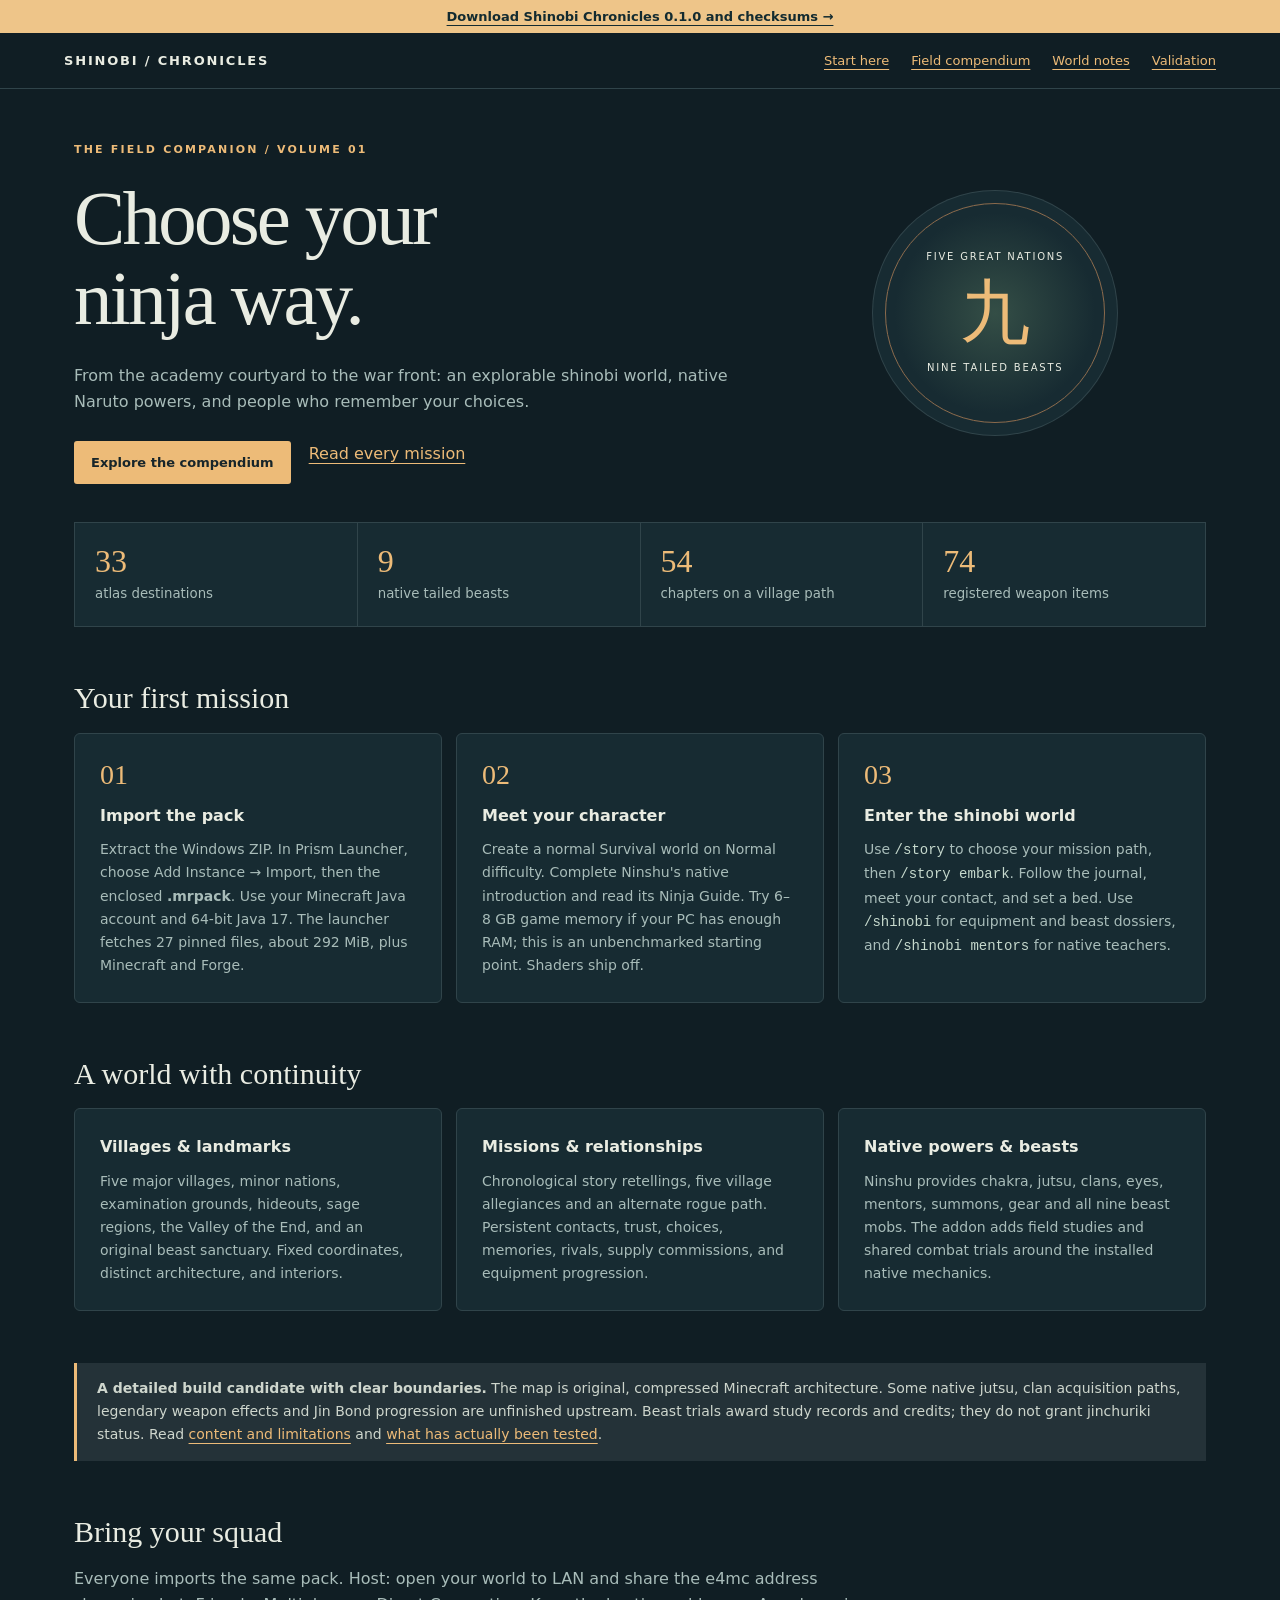
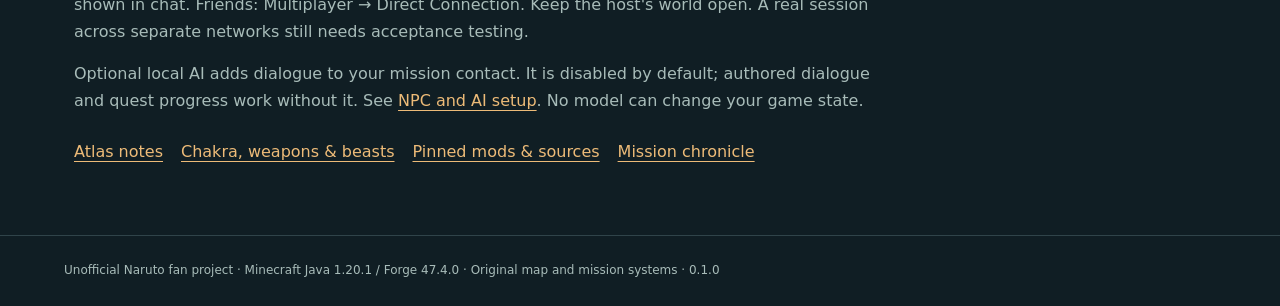
<file: START-HERE.html>
<!doctype html><html lang="en"><meta charset="utf-8"><meta name="viewport" content="width=device-width,initial-scale=1"><title>Shinobi Chronicles — Start Here</title><style>
:root{color-scheme:dark;--bg:#101e24;--panel:#172b32;--line:#30444a;--ink:#e9ece2;--muted:#a8bcb9;--gold:#edbb78;--green:#a5cdb2}*{box-sizing:border-box}body{margin:0;background:var(--bg);color:var(--ink);font:16px/1.65 system-ui,-apple-system,sans-serif}a{color:var(--gold);text-underline-offset:4px}button,input,select{font:inherit}header{border-bottom:1px solid var(--line);padding:17px 5vw;display:flex;justify-content:space-between;gap:20px;flex-wrap:wrap}header strong{letter-spacing:.14em;font-size:13px}header nav{display:flex;gap:22px;font-size:13px}main{max-width:1260px;margin:auto;padding:52px 5vw 70px}.eyebrow{color:var(--gold);letter-spacing:.2em;text-transform:uppercase;font-size:11px;font-weight:700}h1{font-family:Georgia,serif;font-weight:400;font-size:clamp(42px,6vw,78px);line-height:1.05;margin:19px 0 23px;letter-spacing:-.035em}h2{font:normal 30px/1.25 Georgia,serif;margin:0 0 16px}h3{font-size:16px;margin:0 0 9px}p{max-width:800px;color:var(--muted)}.hero{display:grid;grid-template-columns:1.6fr 1fr;gap:36px;align-items:center}.seal{border:1px solid #8b6b4d;border-radius:50%;width:220px;height:220px;display:flex;flex-direction:column;align-items:center;justify-content:center;margin:auto;box-shadow:0 0 0 12px #172b32,0 0 0 13px #30444a;background:radial-gradient(circle,#344e46,#172b32 65%)}.seal b{font:70px Georgia,serif;color:var(--gold)}.seal span{letter-spacing:.18em;font-size:10px}.stats{display:grid;grid-template-columns:repeat(4,1fr);gap:1px;background:var(--line);border:1px solid var(--line);margin:38px 0}.stat{background:var(--panel);padding:20px}.stat b{display:block;color:var(--gold);font:32px Georgia,serif}.stat small{color:var(--muted)}section{margin-top:52px}.notice{border-left:3px solid var(--gold);padding:14px 20px;background:#243238;font-size:14px;color:#ced6cd}.cards{display:grid;grid-template-columns:repeat(3,1fr);gap:14px}.card{background:var(--panel);padding:25px;border:1px solid var(--line);border-radius:6px}.card p{font-size:14px;margin:0}.step{color:var(--gold);font:28px Georgia,serif;margin-bottom:12px}.toolbar{display:grid;grid-template-columns:1fr 200px;gap:12px;margin:22px 0 10px}input,select{color:var(--ink);background:#0d1b21;border:1px solid #617877;border-radius:4px;padding:12px;width:100%}label{color:var(--muted);font-size:12px;display:block;margin-bottom:4px}.tablewrap{overflow:auto;border:1px solid var(--line);border-radius:4px}table{width:100%;border-collapse:collapse;min-width:720px;font-size:13px;text-align:left}th{color:var(--gold);background:var(--panel);font-size:11px;text-transform:uppercase;letter-spacing:.08em}th,td{padding:13px 15px;border-bottom:1px solid var(--line);vertical-align:top}td code{font-size:11px;word-break:break-all;color:#a8bcb9}tr:hover td{background:#1b3037}.muted{color:var(--muted);font-size:13px}.atlas{display:grid;grid-template-columns:2fr 1fr;gap:20px}.map{border:1px solid var(--line);background:#0b181e;border-radius:6px;width:100%;height:auto}.map text{font-family:system-ui;font-size:11px;fill:#cad8d1}.map .point{cursor:pointer}.map .point:hover circle,.map .point:focus circle{stroke:#fff;stroke-width:3}.details{padding:24px;background:var(--panel);border:1px solid var(--line);border-radius:6px}.details code{color:var(--gold)}.tag{font-size:10px;text-transform:uppercase;color:var(--green);letter-spacing:.12em}footer{border-top:1px solid var(--line);padding:25px 5vw;color:var(--muted);font-size:12px}.button{display:inline-block;padding:11px 17px;background:var(--gold);color:#17252a;text-decoration:none;font-weight:700;font-size:13px;border-radius:3px}.links{display:flex;gap:18px;flex-wrap:wrap;margin-top:25px}code{color:#c6d9cd}details{border:1px solid var(--line);padding:17px 20px;margin:10px 0}summary{cursor:pointer;color:var(--ink)}details p{font-size:14px}@media(max-width:760px){main{padding-top:30px}.hero{grid-template-columns:1fr}.seal{display:none}.stats{grid-template-columns:repeat(2,1fr)}.cards,.atlas{grid-template-columns:1fr}.toolbar{grid-template-columns:1fr}h1{font-size:48px}}
</style><div style="background:#eec589;color:#132b30;padding:9px 20px;text-align:center;font:700 13px system-ui"><a style="color:#132b30" href="index.html#download">Download Shinobi Chronicles 0.1.0 and checksums →</a></div><header><strong>SHINOBI / CHRONICLES</strong><nav><a href="START-HERE.html">Start here</a><a href="COMPENDIUM.html">Field compendium</a><a href="WORLD.html">World notes</a><a href="VALIDATION.html">Validation</a></nav></header><main><div class="hero"><div><div class="eyebrow">The field companion / volume 01</div><h1>Choose your<br>ninja way.</h1><p>From the academy courtyard to the war front: an explorable shinobi world, native Naruto powers, and people who remember your choices.</p><div class="links"><a class="button" href="COMPENDIUM.html">Explore the compendium</a><a href="CAMPAIGNS.html">Read every mission</a></div></div><div class="seal" aria-label="Nine beasts, five nations"><span>FIVE GREAT NATIONS</span><b>九</b><span>NINE TAILED BEASTS</span></div></div><div class="stats"><div class="stat"><b>33</b><small>atlas destinations</small></div><div class="stat"><b>9</b><small>native tailed beasts</small></div><div class="stat"><b>54</b><small>chapters on a village path</small></div><div class="stat"><b>74</b><small>registered weapon items</small></div></div><section><h2>Your first mission</h2><div class="cards"><article class="card"><div class="step">01</div><h3>Import the pack</h3><p>Extract the Windows ZIP. In Prism Launcher, choose Add Instance → Import, then the enclosed <b>.mrpack</b>. Use your Minecraft Java account and 64-bit Java 17. The launcher fetches 27 pinned files, about 292 MiB, plus Minecraft and Forge.</p></article><article class="card"><div class="step">02</div><h3>Meet your character</h3><p>Create a normal Survival world on Normal difficulty. Complete Ninshu's native introduction and read its Ninja Guide. Try 6–8 GB game memory if your PC has enough RAM; this is an unbenchmarked starting point. Shaders ship off.</p></article><article class="card"><div class="step">03</div><h3>Enter the shinobi world</h3><p>Use <code>/story</code> to choose your mission path, then <code>/story embark</code>. Follow the journal, meet your contact, and set a bed. Use <code>/shinobi</code> for equipment and beast dossiers, and <code>/shinobi mentors</code> for native teachers.</p></article></div></section><section><h2>A world with continuity</h2><div class="cards"><article class="card"><h3>Villages & landmarks</h3><p>Five major villages, minor nations, examination grounds, hideouts, sage regions, the Valley of the End, and an original beast sanctuary. Fixed coordinates, distinct architecture, and interiors.</p></article><article class="card"><h3>Missions & relationships</h3><p>Chronological story retellings, five village allegiances and an alternate rogue path. Persistent contacts, trust, choices, memories, rivals, supply commissions, and equipment progression.</p></article><article class="card"><h3>Native powers & beasts</h3><p>Ninshu provides chakra, jutsu, clans, eyes, mentors, summons, gear and all nine beast mobs. The addon adds field studies and shared combat trials around the installed native mechanics.</p></article></div></section><section><div class="notice"><strong>A detailed build candidate with clear boundaries.</strong> The map is original, compressed Minecraft architecture. Some native jutsu, clan acquisition paths, legendary weapon effects and Jin Bond progression are unfinished upstream. Beast trials award study records and credits; they do not grant jinchuriki status. Read <a href="CONTENT.html">content and limitations</a> and <a href="VALIDATION.html">what has actually been tested</a>.</div></section><section><h2>Bring your squad</h2><p>Everyone imports the same pack. Host: open your world to LAN and share the e4mc address shown in chat. Friends: Multiplayer → Direct Connection. Keep the host's world open. A real session across separate networks still needs acceptance testing.</p><p>Optional local AI adds dialogue to your mission contact. It is disabled by default; authored dialogue and quest progress work without it. See <a href="NPC-AND-AI.html">NPC and AI setup</a>. No model can change your game state.</p><div class="links"><a href="WORLD.html">Atlas notes</a><a href="CONTENT.html">Chakra, weapons & beasts</a><a href="MOD-SOURCES.html">Pinned mods & sources</a><a href="CAMPAIGNS.html">Mission chronicle</a></div></section></main><footer>Unofficial Naruto fan project · Minecraft Java 1.20.1 / Forge 47.4.0 · Original map and mission systems · 0.1.0</footer></html>
</file>
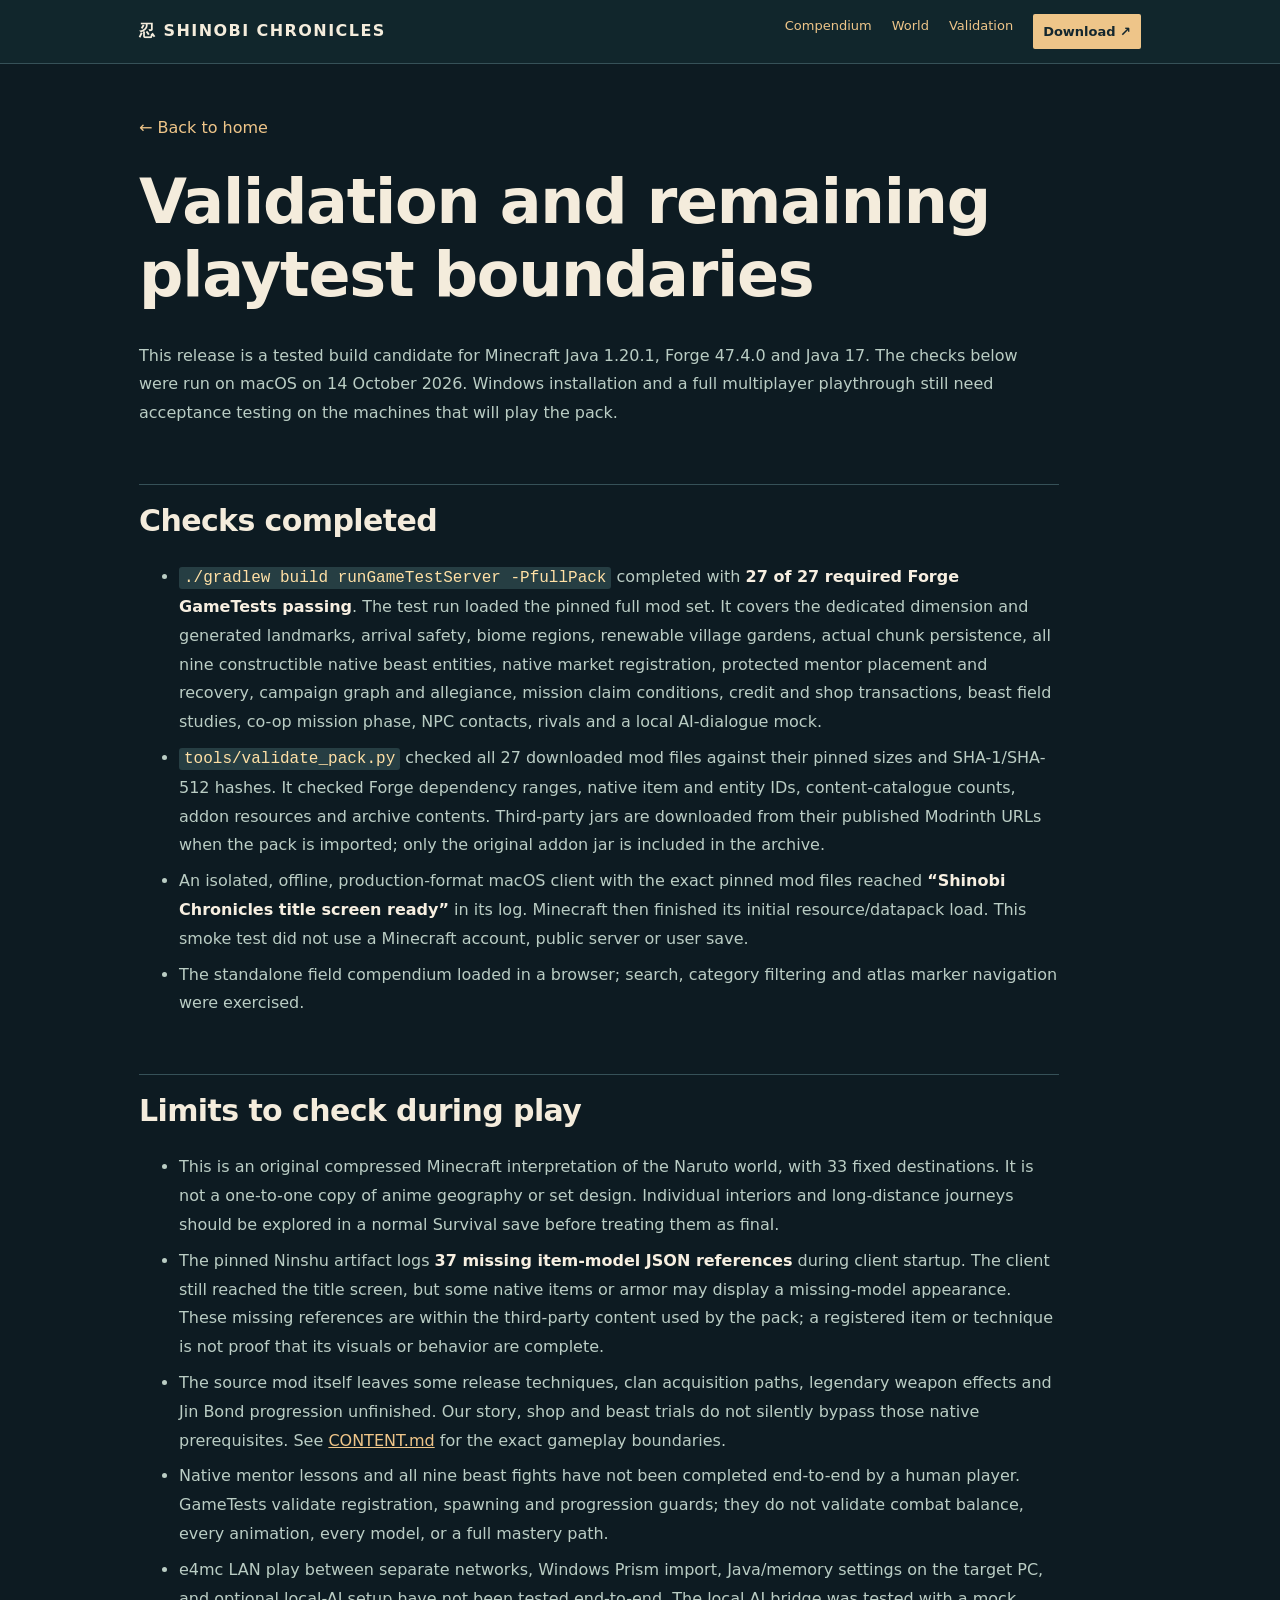
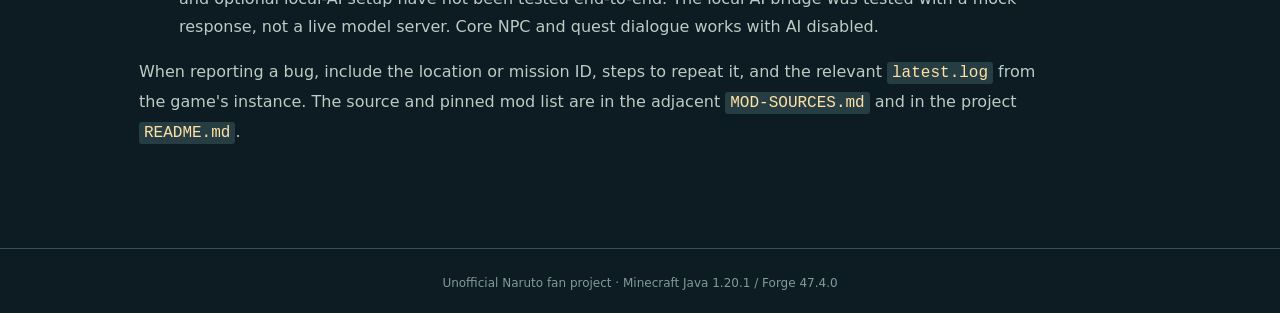
<file: VALIDATION.html>
<!doctype html><html lang="en"><head><meta charset="utf-8"><meta name="viewport" content="width=device-width,initial-scale=1"><title>Validation and remaining playtest boundaries — Shinobi Chronicles</title><link rel="icon" href="favicon.svg" type="image/svg+xml"><style>
:root{color-scheme:dark;--bg:#0d1b22;--panel:#172d34;--text:#f4ecdc;--muted:#bacdc4;--gold:#eec589;--line:#365158}
*{box-sizing:border-box}html{scroll-behavior:smooth}body{margin:0;background:var(--bg);color:var(--text);font:16px/1.8 system-ui,-apple-system,sans-serif}
a{color:var(--gold)}a:hover{color:#ffdfa9}.header{border-bottom:1px solid var(--line);background:#11262c}.header-inner{max-width:1050px;margin:auto;padding:14px 24px;display:flex;justify-content:space-between;gap:20px;align-items:center}.logo{text-decoration:none;color:var(--text);font-weight:800;letter-spacing:.09em}.header nav{display:flex;gap:20px;flex-wrap:wrap}.header nav a{text-decoration:none;font-size:13px}.download{background:var(--gold);color:#14272e!important;padding:6px 10px;border-radius:2px;font-weight:700}
main{max-width:1050px;margin:50px auto 100px;padding:0 24px}article{max-width:920px}h1,h2,h3{line-height:1.18;letter-spacing:-.02em}h1{font-size:clamp(38px,6vw,62px);margin:0 0 30px}h2{font-size:30px;margin-top:56px;padding-top:18px;border-top:1px solid var(--line)}h3{font-size:23px;margin-top:35px}p,li{color:var(--muted)}li{margin:7px 0}strong{color:#f7efe1}code{background:#263e43;color:#ffe0a5;padding:2px 5px;border-radius:3px}pre{padding:18px;background:#1b343b;overflow:auto;border:1px solid var(--line)}pre code{background:none;padding:0}blockquote{border-left:3px solid var(--gold);padding:5px 20px;margin-left:0;background:#1b3237}hr{border:0;border-top:1px solid var(--line);margin:40px 0}.table-scroll{overflow:auto}table{border-collapse:collapse;min-width:690px;width:100%;font-size:13px}th,td{padding:11px 12px;text-align:left;border-bottom:1px solid var(--line);vertical-align:top}th{color:var(--gold);background:#1d343a}.back{display:inline-block;margin-bottom:22px;text-decoration:none}.footer{border-top:1px solid var(--line);padding:24px;color:#809c95;font-size:12px;text-align:center}
@media(max-width:600px){.header-inner{display:block}.header nav{margin-top:10px;gap:12px}main{margin-top:30px}h2{font-size:25px}}
</style></head><body><header class="header"><div class="header-inner"><a class="logo" href="index.html">忍 SHINOBI CHRONICLES</a><nav><a href="COMPENDIUM.html">Compendium</a><a href="WORLD.html">World</a><a href="VALIDATION.html">Validation</a><a class="download" href="index.html#download">Download ↗</a></nav></div></header><main><a class="back" href="index.html">← Back to home</a><article><h1>Validation and remaining playtest boundaries</h1>
<p>This release is a tested build candidate for Minecraft Java 1.20.1, Forge 47.4.0 and Java 17. The checks below were run on macOS on 14 October 2026. Windows installation and a full multiplayer playthrough still need acceptance testing on the machines that will play the pack.</p>
<h2>Checks completed</h2>
<ul>
<li><code>./gradlew build runGameTestServer -PfullPack</code> completed with <strong>27 of 27 required Forge GameTests passing</strong>. The test run loaded the pinned full mod set. It covers the dedicated dimension and generated landmarks, arrival safety, biome regions, renewable village gardens, actual chunk persistence, all nine constructible native beast entities, native market registration, protected mentor placement and recovery, campaign graph and allegiance, mission claim conditions, credit and shop transactions, beast field studies, co-op mission phase, NPC contacts, rivals and a local AI-dialogue mock.</li>
<li><code>tools/validate_pack.py</code> checked all 27 downloaded mod files against their pinned sizes and SHA-1/SHA-512 hashes. It checked Forge dependency ranges, native item and entity IDs, content-catalogue counts, addon resources and archive contents. Third-party jars are downloaded from their published Modrinth URLs when the pack is imported; only the original addon jar is included in the archive.</li>
<li>An isolated, offline, production-format macOS client with the exact pinned mod files reached <strong>“Shinobi Chronicles title screen ready”</strong> in its log. Minecraft then finished its initial resource/datapack load. This smoke test did not use a Minecraft account, public server or user save.</li>
<li>The standalone field compendium loaded in a browser; search, category filtering and atlas marker navigation were exercised.</li>
</ul>
<h2>Limits to check during play</h2>
<ul>
<li>This is an original compressed Minecraft interpretation of the Naruto world, with 33 fixed destinations. It is not a one-to-one copy of anime geography or set design. Individual interiors and long-distance journeys should be explored in a normal Survival save before treating them as final.</li>
<li>The pinned Ninshu artifact logs <strong>37 missing item-model JSON references</strong> during client startup. The client still reached the title screen, but some native items or armor may display a missing-model appearance. These missing references are within the third-party content used by the pack; a registered item or technique is not proof that its visuals or behavior are complete.</li>
<li>The source mod itself leaves some release techniques, clan acquisition paths, legendary weapon effects and Jin Bond progression unfinished. Our story, shop and beast trials do not silently bypass those native prerequisites. See <a href="CONTENT.html">CONTENT.md</a> for the exact gameplay boundaries.</li>
<li>Native mentor lessons and all nine beast fights have not been completed end-to-end by a human player. GameTests validate registration, spawning and progression guards; they do not validate combat balance, every animation, every model, or a full mastery path.</li>
<li>e4mc LAN play between separate networks, Windows Prism import, Java/memory settings on the target PC, and optional local-AI setup have not been tested end-to-end. The local AI bridge was tested with a mock response, not a live model server. Core NPC and quest dialogue works with AI disabled.</li>
</ul>
<p>When reporting a bug, include the location or mission ID, steps to repeat it, and the relevant <code>latest.log</code> from the game&#x27;s instance. The source and pinned mod list are in the adjacent <code>MOD-SOURCES.md</code> and in the project <code>README.md</code>.</p></article></main><div class="footer">Unofficial Naruto fan project · Minecraft Java 1.20.1 / Forge 47.4.0</div></body></html>
</file>
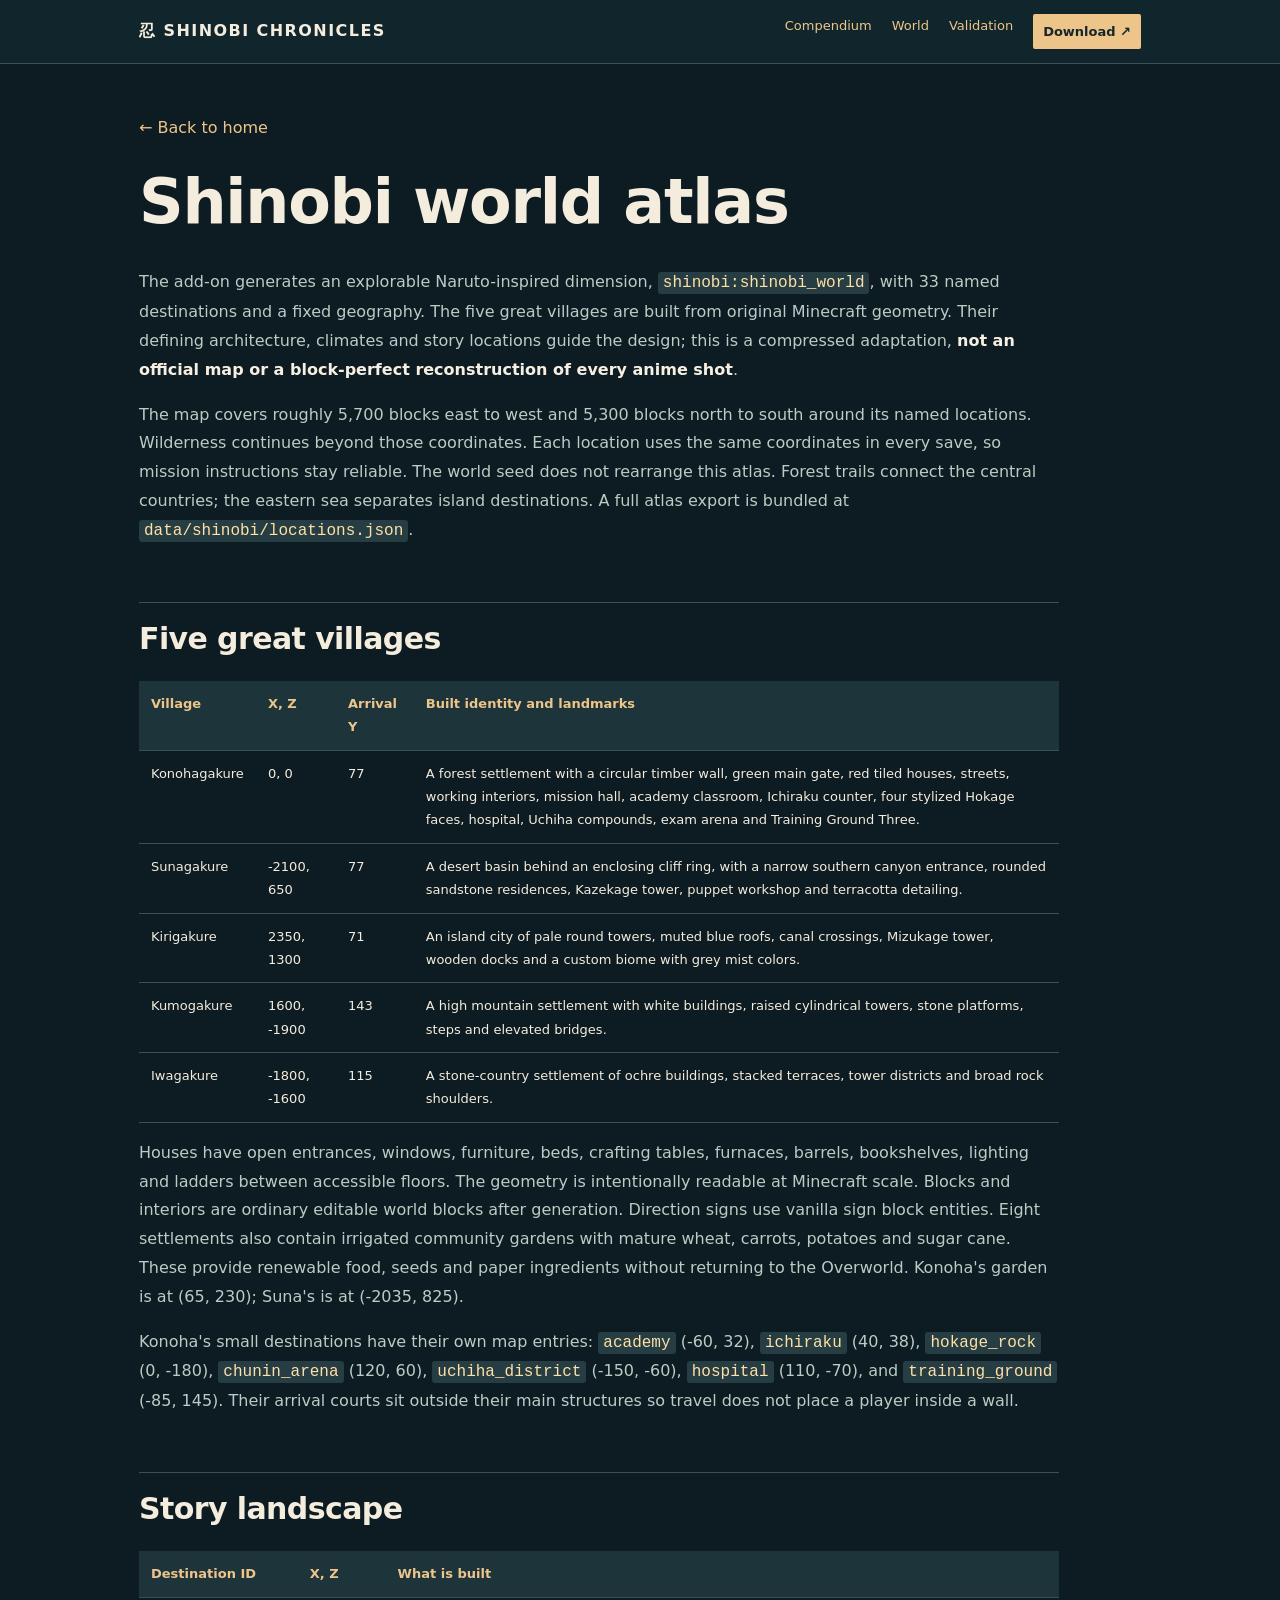
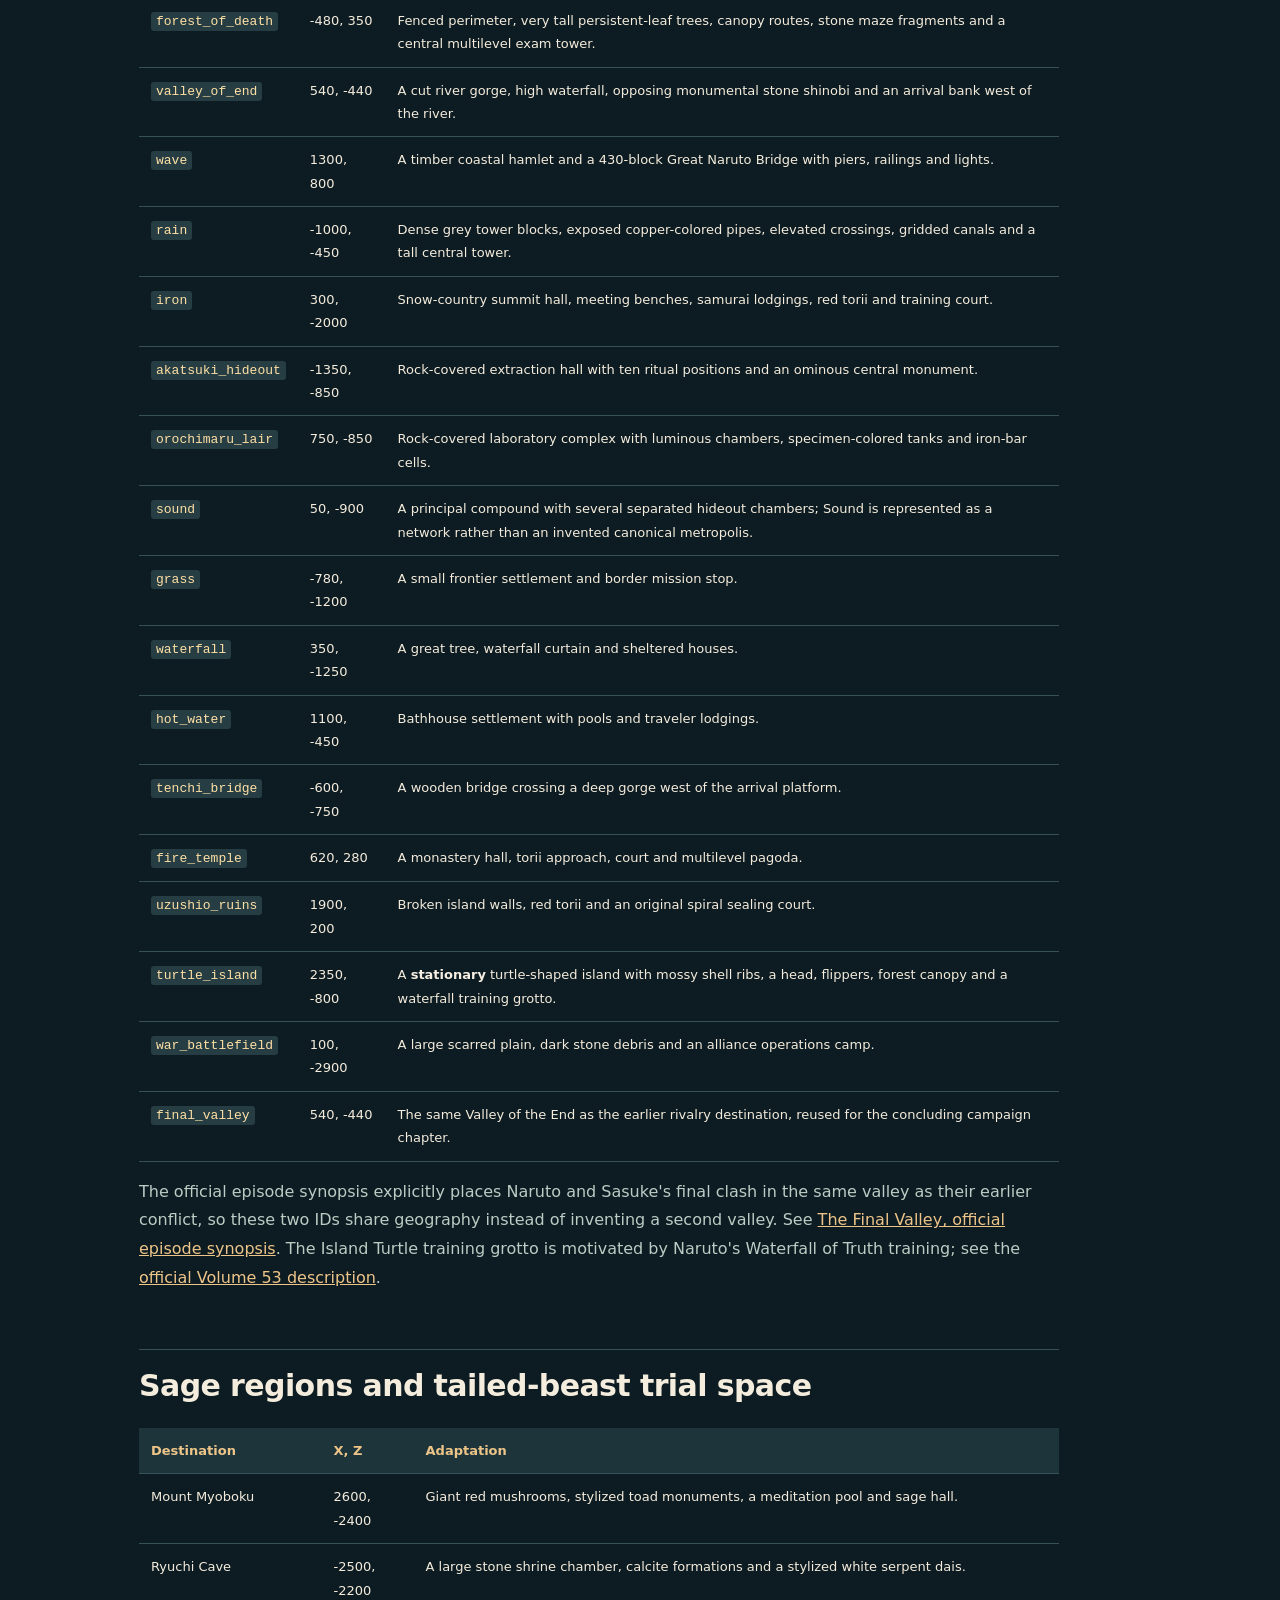
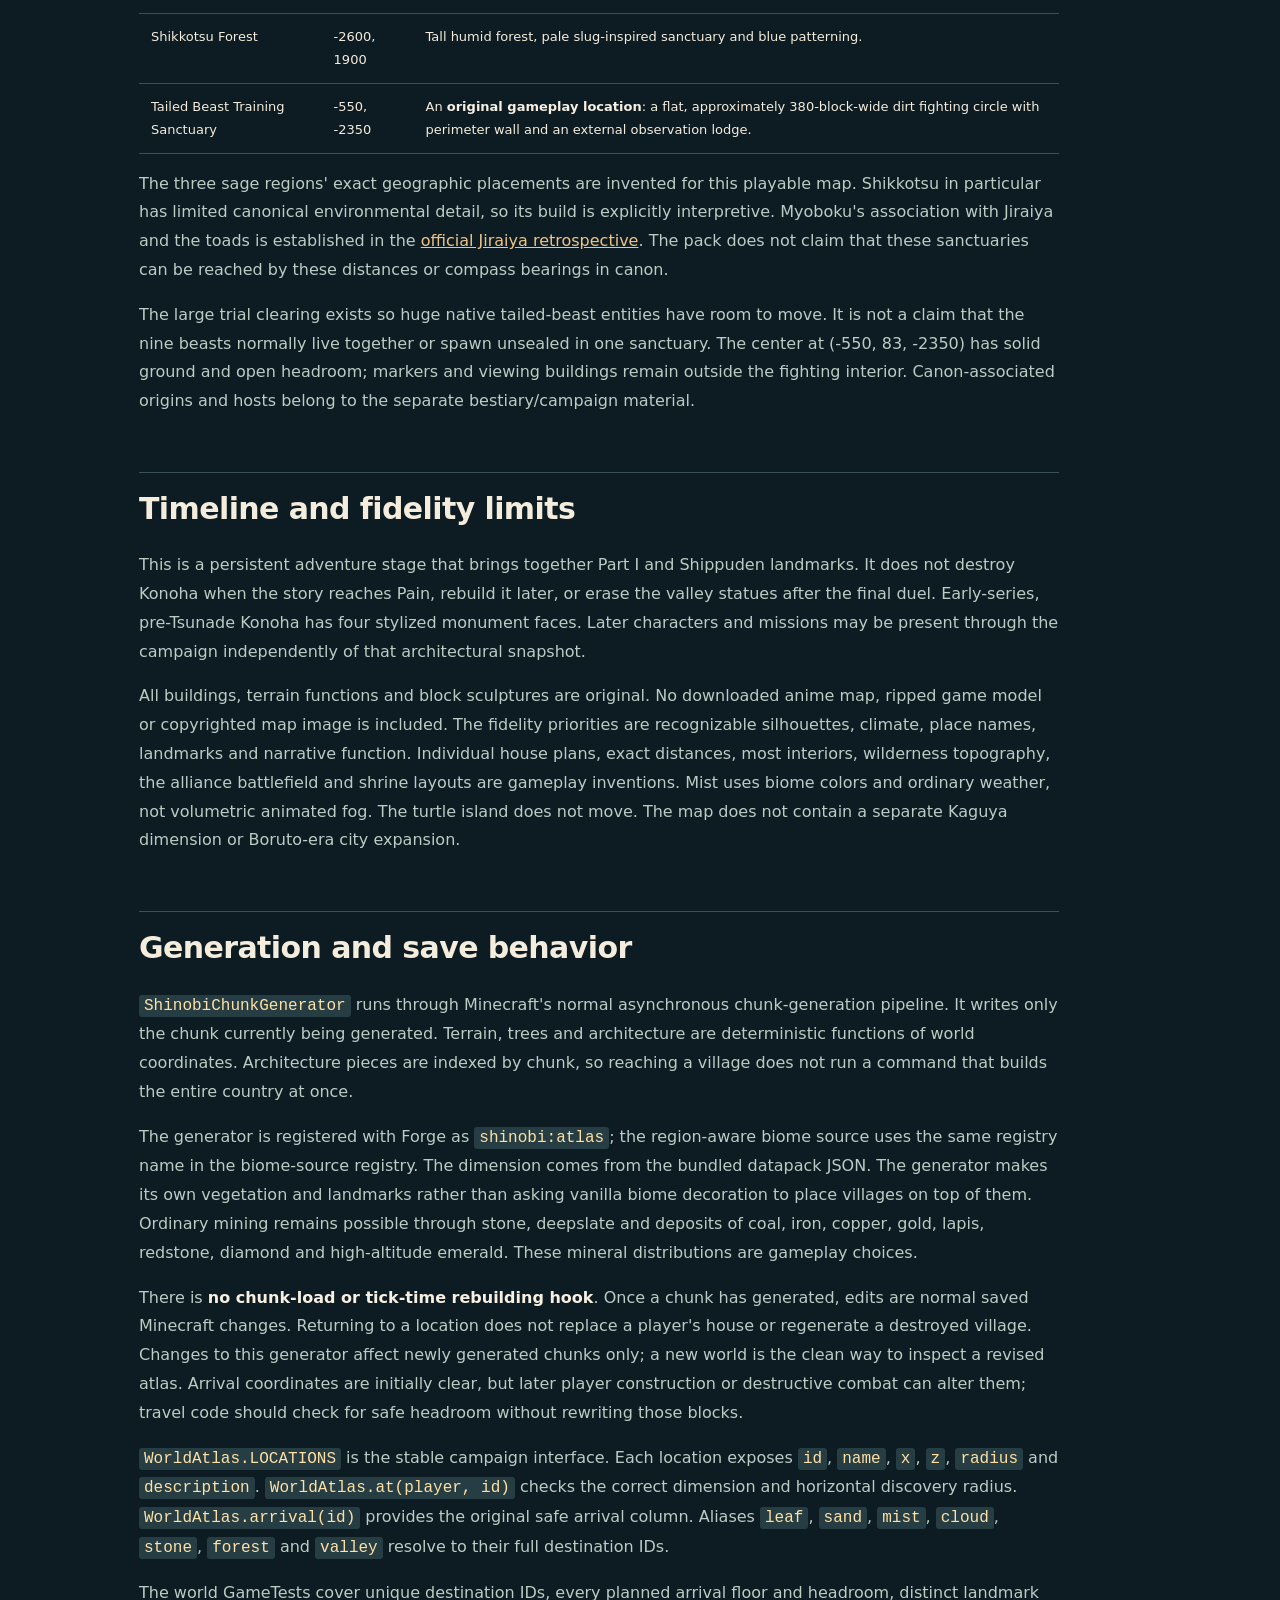
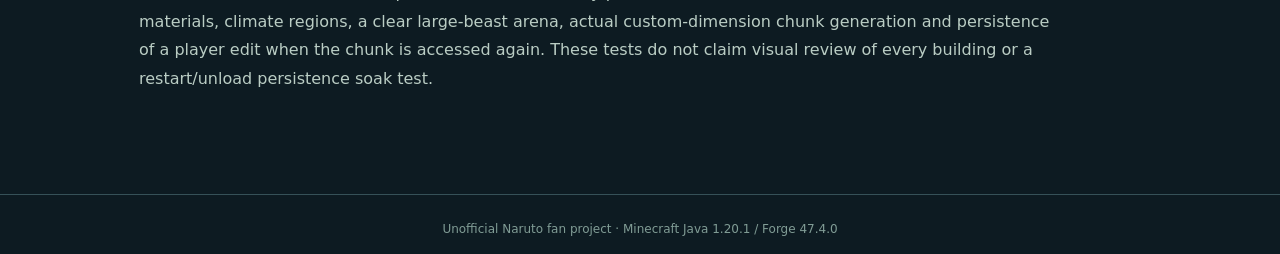
<file: WORLD.html>
<!doctype html><html lang="en"><head><meta charset="utf-8"><meta name="viewport" content="width=device-width,initial-scale=1"><title>Shinobi world atlas — Shinobi Chronicles</title><link rel="icon" href="favicon.svg" type="image/svg+xml"><style>
:root{color-scheme:dark;--bg:#0d1b22;--panel:#172d34;--text:#f4ecdc;--muted:#bacdc4;--gold:#eec589;--line:#365158}
*{box-sizing:border-box}html{scroll-behavior:smooth}body{margin:0;background:var(--bg);color:var(--text);font:16px/1.8 system-ui,-apple-system,sans-serif}
a{color:var(--gold)}a:hover{color:#ffdfa9}.header{border-bottom:1px solid var(--line);background:#11262c}.header-inner{max-width:1050px;margin:auto;padding:14px 24px;display:flex;justify-content:space-between;gap:20px;align-items:center}.logo{text-decoration:none;color:var(--text);font-weight:800;letter-spacing:.09em}.header nav{display:flex;gap:20px;flex-wrap:wrap}.header nav a{text-decoration:none;font-size:13px}.download{background:var(--gold);color:#14272e!important;padding:6px 10px;border-radius:2px;font-weight:700}
main{max-width:1050px;margin:50px auto 100px;padding:0 24px}article{max-width:920px}h1,h2,h3{line-height:1.18;letter-spacing:-.02em}h1{font-size:clamp(38px,6vw,62px);margin:0 0 30px}h2{font-size:30px;margin-top:56px;padding-top:18px;border-top:1px solid var(--line)}h3{font-size:23px;margin-top:35px}p,li{color:var(--muted)}li{margin:7px 0}strong{color:#f7efe1}code{background:#263e43;color:#ffe0a5;padding:2px 5px;border-radius:3px}pre{padding:18px;background:#1b343b;overflow:auto;border:1px solid var(--line)}pre code{background:none;padding:0}blockquote{border-left:3px solid var(--gold);padding:5px 20px;margin-left:0;background:#1b3237}hr{border:0;border-top:1px solid var(--line);margin:40px 0}.table-scroll{overflow:auto}table{border-collapse:collapse;min-width:690px;width:100%;font-size:13px}th,td{padding:11px 12px;text-align:left;border-bottom:1px solid var(--line);vertical-align:top}th{color:var(--gold);background:#1d343a}.back{display:inline-block;margin-bottom:22px;text-decoration:none}.footer{border-top:1px solid var(--line);padding:24px;color:#809c95;font-size:12px;text-align:center}
@media(max-width:600px){.header-inner{display:block}.header nav{margin-top:10px;gap:12px}main{margin-top:30px}h2{font-size:25px}}
</style></head><body><header class="header"><div class="header-inner"><a class="logo" href="index.html">忍 SHINOBI CHRONICLES</a><nav><a href="COMPENDIUM.html">Compendium</a><a href="WORLD.html">World</a><a href="VALIDATION.html">Validation</a><a class="download" href="index.html#download">Download ↗</a></nav></div></header><main><a class="back" href="index.html">← Back to home</a><article><h1>Shinobi world atlas</h1>
<p>The add-on generates an explorable Naruto-inspired dimension, <code>shinobi:shinobi_world</code>, with 33 named destinations and a fixed geography. The five great villages are built from original Minecraft geometry. Their defining architecture, climates and story locations guide the design; this is a compressed adaptation, <strong>not an official map or a block-perfect reconstruction of every anime shot</strong>.</p>
<p>The map covers roughly 5,700 blocks east to west and 5,300 blocks north to south around its named locations. Wilderness continues beyond those coordinates. Each location uses the same coordinates in every save, so mission instructions stay reliable. The world seed does not rearrange this atlas. Forest trails connect the central countries; the eastern sea separates island destinations. A full atlas export is bundled at <code>data/shinobi/locations.json</code>.</p>
<h2>Five great villages</h2>
<div class="table-scroll"><table><thead><tr><th>Village</th><th>X, Z</th><th>Arrival Y</th><th>Built identity and landmarks</th></tr></thead><tbody>
<tr><td>Konohagakure</td><td>0, 0</td><td>77</td><td>A forest settlement with a circular timber wall, green main gate, red tiled houses, streets, working interiors, mission hall, academy classroom, Ichiraku counter, four stylized Hokage faces, hospital, Uchiha compounds, exam arena and Training Ground Three.</td></tr>
<tr><td>Sunagakure</td><td>-2100, 650</td><td>77</td><td>A desert basin behind an enclosing cliff ring, with a narrow southern canyon entrance, rounded sandstone residences, Kazekage tower, puppet workshop and terracotta detailing.</td></tr>
<tr><td>Kirigakure</td><td>2350, 1300</td><td>71</td><td>An island city of pale round towers, muted blue roofs, canal crossings, Mizukage tower, wooden docks and a custom biome with grey mist colors.</td></tr>
<tr><td>Kumogakure</td><td>1600, -1900</td><td>143</td><td>A high mountain settlement with white buildings, raised cylindrical towers, stone platforms, steps and elevated bridges.</td></tr>
<tr><td>Iwagakure</td><td>-1800, -1600</td><td>115</td><td>A stone-country settlement of ochre buildings, stacked terraces, tower districts and broad rock shoulders.</td></tr>
</tbody></table></div>
<p>Houses have open entrances, windows, furniture, beds, crafting tables, furnaces, barrels, bookshelves, lighting and ladders between accessible floors. The geometry is intentionally readable at Minecraft scale. Blocks and interiors are ordinary editable world blocks after generation. Direction signs use vanilla sign block entities. Eight settlements also contain irrigated community gardens with mature wheat, carrots, potatoes and sugar cane. These provide renewable food, seeds and paper ingredients without returning to the Overworld. Konoha&#x27;s garden is at (65, 230); Suna&#x27;s is at (-2035, 825).</p>
<p>Konoha&#x27;s small destinations have their own map entries: <code>academy</code> (-60, 32), <code>ichiraku</code> (40, 38), <code>hokage_rock</code> (0, -180), <code>chunin_arena</code> (120, 60), <code>uchiha_district</code> (-150, -60), <code>hospital</code> (110, -70), and <code>training_ground</code> (-85, 145). Their arrival courts sit outside their main structures so travel does not place a player inside a wall.</p>
<h2>Story landscape</h2>
<div class="table-scroll"><table><thead><tr><th>Destination ID</th><th>X, Z</th><th>What is built</th></tr></thead><tbody>
<tr><td><code>forest_of_death</code></td><td>-480, 350</td><td>Fenced perimeter, very tall persistent-leaf trees, canopy routes, stone maze fragments and a central multilevel exam tower.</td></tr>
<tr><td><code>valley_of_end</code></td><td>540, -440</td><td>A cut river gorge, high waterfall, opposing monumental stone shinobi and an arrival bank west of the river.</td></tr>
<tr><td><code>wave</code></td><td>1300, 800</td><td>A timber coastal hamlet and a 430-block Great Naruto Bridge with piers, railings and lights.</td></tr>
<tr><td><code>rain</code></td><td>-1000, -450</td><td>Dense grey tower blocks, exposed copper-colored pipes, elevated crossings, gridded canals and a tall central tower.</td></tr>
<tr><td><code>iron</code></td><td>300, -2000</td><td>Snow-country summit hall, meeting benches, samurai lodgings, red torii and training court.</td></tr>
<tr><td><code>akatsuki_hideout</code></td><td>-1350, -850</td><td>Rock-covered extraction hall with ten ritual positions and an ominous central monument.</td></tr>
<tr><td><code>orochimaru_lair</code></td><td>750, -850</td><td>Rock-covered laboratory complex with luminous chambers, specimen-colored tanks and iron-bar cells.</td></tr>
<tr><td><code>sound</code></td><td>50, -900</td><td>A principal compound with several separated hideout chambers; Sound is represented as a network rather than an invented canonical metropolis.</td></tr>
<tr><td><code>grass</code></td><td>-780, -1200</td><td>A small frontier settlement and border mission stop.</td></tr>
<tr><td><code>waterfall</code></td><td>350, -1250</td><td>A great tree, waterfall curtain and sheltered houses.</td></tr>
<tr><td><code>hot_water</code></td><td>1100, -450</td><td>Bathhouse settlement with pools and traveler lodgings.</td></tr>
<tr><td><code>tenchi_bridge</code></td><td>-600, -750</td><td>A wooden bridge crossing a deep gorge west of the arrival platform.</td></tr>
<tr><td><code>fire_temple</code></td><td>620, 280</td><td>A monastery hall, torii approach, court and multilevel pagoda.</td></tr>
<tr><td><code>uzushio_ruins</code></td><td>1900, 200</td><td>Broken island walls, red torii and an original spiral sealing court.</td></tr>
<tr><td><code>turtle_island</code></td><td>2350, -800</td><td>A <strong>stationary</strong> turtle-shaped island with mossy shell ribs, a head, flippers, forest canopy and a waterfall training grotto.</td></tr>
<tr><td><code>war_battlefield</code></td><td>100, -2900</td><td>A large scarred plain, dark stone debris and an alliance operations camp.</td></tr>
<tr><td><code>final_valley</code></td><td>540, -440</td><td>The same Valley of the End as the earlier rivalry destination, reused for the concluding campaign chapter.</td></tr>
</tbody></table></div>
<p>The official episode synopsis explicitly places Naruto and Sasuke&#x27;s final clash in the same valley as their earlier conflict, so these two IDs share geography instead of inventing a second valley. See <a href="https://naruto-official.com/en/anime/naruto2/list/01_919">The Final Valley, official episode synopsis</a>. The Island Turtle training grotto is motivated by Naruto&#x27;s Waterfall of Truth training; see the <a href="https://naruto-official.com/en/comics/01_135">official Volume 53 description</a>.</p>
<h2>Sage regions and tailed-beast trial space</h2>
<div class="table-scroll"><table><thead><tr><th>Destination</th><th>X, Z</th><th>Adaptation</th></tr></thead><tbody>
<tr><td>Mount Myoboku</td><td>2600, -2400</td><td>Giant red mushrooms, stylized toad monuments, a meditation pool and sage hall.</td></tr>
<tr><td>Ryuchi Cave</td><td>-2500, -2200</td><td>A large stone shrine chamber, calcite formations and a stylized white serpent dais.</td></tr>
<tr><td>Shikkotsu Forest</td><td>-2600, 1900</td><td>Tall humid forest, pale slug-inspired sanctuary and blue patterning.</td></tr>
<tr><td>Tailed Beast Training Sanctuary</td><td>-550, -2350</td><td>An <strong>original gameplay location</strong>: a flat, approximately 380-block-wide dirt fighting circle with perimeter wall and an external observation lodge.</td></tr>
</tbody></table></div>
<p>The three sage regions&#x27; exact geographic placements are invented for this playable map. Shikkotsu in particular has limited canonical environmental detail, so its build is explicitly interpretive. Myoboku&#x27;s association with Jiraiya and the toads is established in the <a href="https://naruto-official.com/en/news/01_1643">official Jiraiya retrospective</a>. The pack does not claim that these sanctuaries can be reached by these distances or compass bearings in canon.</p>
<p>The large trial clearing exists so huge native tailed-beast entities have room to move. It is not a claim that the nine beasts normally live together or spawn unsealed in one sanctuary. The center at (-550, 83, -2350) has solid ground and open headroom; markers and viewing buildings remain outside the fighting interior. Canon-associated origins and hosts belong to the separate bestiary/campaign material.</p>
<h2>Timeline and fidelity limits</h2>
<p>This is a persistent adventure stage that brings together Part I and Shippuden landmarks. It does not destroy Konoha when the story reaches Pain, rebuild it later, or erase the valley statues after the final duel. Early-series, pre-Tsunade Konoha has four stylized monument faces. Later characters and missions may be present through the campaign independently of that architectural snapshot.</p>
<p>All buildings, terrain functions and block sculptures are original. No downloaded anime map, ripped game model or copyrighted map image is included. The fidelity priorities are recognizable silhouettes, climate, place names, landmarks and narrative function. Individual house plans, exact distances, most interiors, wilderness topography, the alliance battlefield and shrine layouts are gameplay inventions. Mist uses biome colors and ordinary weather, not volumetric animated fog. The turtle island does not move. The map does not contain a separate Kaguya dimension or Boruto-era city expansion.</p>
<h2>Generation and save behavior</h2>
<p><code>ShinobiChunkGenerator</code> runs through Minecraft&#x27;s normal asynchronous chunk-generation pipeline. It writes only the chunk currently being generated. Terrain, trees and architecture are deterministic functions of world coordinates. Architecture pieces are indexed by chunk, so reaching a village does not run a command that builds the entire country at once.</p>
<p>The generator is registered with Forge as <code>shinobi:atlas</code>; the region-aware biome source uses the same registry name in the biome-source registry. The dimension comes from the bundled datapack JSON. The generator makes its own vegetation and landmarks rather than asking vanilla biome decoration to place villages on top of them. Ordinary mining remains possible through stone, deepslate and deposits of coal, iron, copper, gold, lapis, redstone, diamond and high-altitude emerald. These mineral distributions are gameplay choices.</p>
<p>There is <strong>no chunk-load or tick-time rebuilding hook</strong>. Once a chunk has generated, edits are normal saved Minecraft changes. Returning to a location does not replace a player&#x27;s house or regenerate a destroyed village. Changes to this generator affect newly generated chunks only; a new world is the clean way to inspect a revised atlas. Arrival coordinates are initially clear, but later player construction or destructive combat can alter them; travel code should check for safe headroom without rewriting those blocks.</p>
<p><code>WorldAtlas.LOCATIONS</code> is the stable campaign interface. Each location exposes <code>id</code>, <code>name</code>, <code>x</code>, <code>z</code>, <code>radius</code> and <code>description</code>. <code>WorldAtlas.at(player, id)</code> checks the correct dimension and horizontal discovery radius. <code>WorldAtlas.arrival(id)</code> provides the original safe arrival column. Aliases <code>leaf</code>, <code>sand</code>, <code>mist</code>, <code>cloud</code>, <code>stone</code>, <code>forest</code> and <code>valley</code> resolve to their full destination IDs.</p>
<p>The world GameTests cover unique destination IDs, every planned arrival floor and headroom, distinct landmark materials, climate regions, a clear large-beast arena, actual custom-dimension chunk generation and persistence of a player edit when the chunk is accessed again. These tests do not claim visual review of every building or a restart/unload persistence soak test.</p></article></main><div class="footer">Unofficial Naruto fan project · Minecraft Java 1.20.1 / Forge 47.4.0</div></body></html>
</file>
<file: styles.css>
@import url('https://fonts.googleapis.com/css2?family=DM+Sans:wght@400;500;600;700&family=Oswald:wght@400;500;600;700&display=swap');
:root{--bg:#0d1b22;--bg2:#10232a;--panel:#152c32;--panel2:#19343a;--line:#365158;--cream:#f4ecdc;--muted:#b8c7c0;--gold:#eec589;--red:#dc6e59;--green:#b5d5b9;--cyan:#a8d5d5;--shadow:0 25px 70px #06111688}
*{box-sizing:border-box}
html{scroll-behavior:smooth}
body{margin:0;background:var(--bg);color:var(--cream);font-family:'DM Sans',system-ui,sans-serif;line-height:1.65}
a{color:inherit;text-decoration:none}
button{font:inherit}
em{font-style:normal;color:var(--gold)}
code{font-family:ui-monospace,SFMono-Regular,Consolas,monospace;font-size:.92em}
.section-shell{width:min(1200px,calc(100% - 72px));margin-inline:auto}
.skip-link{position:absolute;left:12px;top:-90px;background:var(--gold);color:#102026;padding:10px;z-index:20}.skip-link:focus{top:12px}
.topline{height:34px;padding:0 max(36px,calc((100vw - 1200px)/2));display:flex;justify-content:space-between;align-items:center;color:#e1be82;background:#21363a;font-family:Oswald,sans-serif;letter-spacing:.17em;font-size:10px}
.site-header{height:83px;width:min(1200px,calc(100% - 72px));margin:auto;display:flex;align-items:center;justify-content:space-between;gap:24px}
.brand{display:inline-flex;align-items:center;gap:12px;font-family:Oswald,sans-serif;font-size:17px;line-height:1.05;letter-spacing:.14em;font-weight:400}.brand b{font-weight:700;letter-spacing:.12em}.brand-mark{width:42px;height:42px;display:grid;place-items:center;color:#142930;background:var(--gold);border-radius:50%;font-family:serif;font-size:21px;box-shadow:0 0 0 4px #eec58924}
.nav{display:flex;align-items:center;gap:34px;font-size:13px;font-weight:700;letter-spacing:.04em}.nav>a:not(.nav-download){color:#d0ded8}.nav>a:hover,.download-extras a:hover,.text-link:hover{color:var(--gold)}.nav-download{padding:11px 19px;border:1px solid var(--gold);border-radius:3px;color:var(--gold)}.nav-download:hover{background:var(--gold);color:#172a2e}.menu-toggle{display:none}
.hero{display:grid;grid-template-columns:1fr 1fr;min-height:590px;align-items:center;gap:30px;padding:34px 0 55px}.hero-copy{padding:36px 0 42px;position:relative;z-index:2}.eyebrow{font-family:Oswald,sans-serif;letter-spacing:.22em;font-size:12px;color:var(--gold);font-weight:600;margin:0 0 21px}.eyebrow-line{display:inline-block;width:28px;height:1px;background:var(--gold);vertical-align:middle;margin-right:12px}.hero h1,h2,h3{font-family:Oswald,sans-serif;line-height:1.07;margin:0;font-weight:500}.hero h1{font-size:clamp(52px,6.8vw,91px);letter-spacing:-.02em;max-width:820px;white-space:nowrap}.hero-lead{font-size:17px;color:#c7d7d0;max-width:530px;margin:25px 0 28px}.hero-actions{display:flex;gap:12px;flex-wrap:wrap}.button{display:inline-flex;justify-content:center;align-items:center;gap:15px;min-height:49px;padding:12px 22px;border-radius:3px;font-size:13px;font-weight:700;white-space:nowrap;transition:transform .15s ease,background .15s ease,color .15s ease}.button:hover{transform:translateY(-2px)}.button-primary{background:var(--gold);color:#16272b}.button-primary:hover{background:#ffdaa3}.button-quiet{color:var(--cream);border:1px solid #4a6266}.button-quiet:hover,.button-outline:hover{background:#244047}.button-outline{color:var(--gold);border:1px solid var(--gold)}.hero-meta{margin-top:32px;display:flex;gap:18px;flex-wrap:wrap;color:#a8bdb5;font-size:11px;letter-spacing:.04em}.hero-meta>span+span:before{content:'·';margin-right:18px;color:var(--gold)}.hero-meta i{display:inline-block;width:7px;height:7px;border-radius:50%;background:#aad4b2;margin-right:5px}
.hero-art{height:570px;position:relative;overflow:hidden;border:1px solid #335057;background:radial-gradient(circle at 49% 47%,#29484b 0,#19353c 28%,#102831 65%,#11242a 100%);border-radius:3px;box-shadow:var(--shadow)}.art-grid{position:absolute;inset:0;background-image:linear-gradient(#9bb6aa12 1px,transparent 1px),linear-gradient(90deg,#9bb6aa12 1px,transparent 1px);background-size:38px 38px;mask-image:radial-gradient(circle,#000 45%,transparent 88%)}.art-orbit{position:absolute;border:1px solid #b6a77935;border-radius:50%;left:50%;top:49%;transform:translate(-50%,-50%)}.orbit-one{width:280px;height:280px}.orbit-two{width:430px;height:430px}.orbit-three{width:585px;height:585px;border-style:dashed}.route-lines{position:absolute;inset:0;width:100%;height:100%;overflow:visible}.route-lines path{fill:none;stroke:#d6bd8b88;stroke-width:1.5;stroke-dasharray:5 7}.map-seal{position:absolute;left:51%;top:48%;transform:translate(-50%,-50%);width:155px;height:155px;display:flex;flex-direction:column;align-items:center;justify-content:center;background:#d5a66b;border:8px solid #f0d09b;border-radius:50%;box-shadow:0 0 0 12px #f7dcac14,0 18px 50px #0007;color:#123138}.map-seal-inner{font-family:serif;font-weight:700;font-size:72px;line-height:1}.map-seal small{font-family:Oswald,sans-serif;font-size:9px;letter-spacing:.12em;font-weight:600}.map-point{position:absolute;display:flex;align-items:center;gap:8px;color:#e9e9d8;font-size:10px;letter-spacing:.1em}.point-dot{width:11px;height:11px;border-radius:50%;background:#edc684;box-shadow:0 0 0 4px #edc68433}.map-point.sand{left:18%;top:25%}.map-point.mist{right:10%;top:24%}.map-point.cloud{right:8%;bottom:20%}.map-point.stone{left:15%;bottom:19%}.art-caption{position:absolute;left:26px;right:26px;bottom:23px;display:flex;justify-content:space-between;align-items:end;gap:8px;color:#d0d9ca;font-size:9px;letter-spacing:.15em}.art-caption strong{color:var(--gold);font-family:Oswald,sans-serif;font-size:11px}
.metric-strip{display:grid;grid-template-columns:repeat(4,1fr);border-block:1px solid var(--line);margin-top:8px;margin-bottom:105px}.metric-strip>div{padding:29px 22px;display:flex;align-items:baseline;gap:14px}.metric-strip>div+div{border-left:1px solid var(--line)}.metric-strip strong{font-family:Oswald,sans-serif;font-size:34px;font-weight:500;color:var(--gold);line-height:1}.metric-strip span{font-size:12px;color:#bccdc3}
.section-intro{max-width:700px}.section-intro h2,.dossier h2,.setup-section h2,.reality h2{font-size:clamp(42px,5.2vw,66px);letter-spacing:-.01em}.section-intro>p:last-child{font-size:16px;color:var(--muted);line-height:1.8;margin:19px 0 0}.world-section{padding-bottom:115px}.village-grid{margin-top:44px;display:grid;grid-template-columns:repeat(5,1fr);gap:11px}.village-card{min-height:265px;border:1px solid #3a5356;padding:23px 18px;position:relative;overflow:hidden;background:linear-gradient(160deg,#365845,#18343c 65%);transition:transform .18s,border-color .18s}.village-card:hover{transform:translateY(-5px);border-color:var(--gold)}.village-card:before{content:'';position:absolute;width:165px;height:165px;border:20px solid #ffffff11;right:-77px;top:-80px;border-radius:50%}.village-card span{font-family:Oswald,sans-serif;letter-spacing:.17em;font-size:10px;color:#e5d4a9}.village-card b{display:block;font-family:Oswald,sans-serif;font-size:23px;font-weight:500;margin:40px 0 13px}.village-card p{color:#d1dfd5;font-size:12px;line-height:1.65;margin:0}.sand-v{background:linear-gradient(160deg,#6a563c,#20353a 65%)}.mist-v{background:linear-gradient(160deg,#3f6671,#1b353d 65%)}.cloud-v{background:linear-gradient(160deg,#486078,#1d343d 65%)}.stone-v{background:linear-gradient(160deg,#61564f,#20343a 65%)}.text-link{display:inline-flex;align-items:center;gap:14px;font-weight:700;font-size:13px;color:var(--gold);margin-top:28px}
.systems-wrap{background:#152b32;border-block:1px solid #3b5151}.systems-inner{padding-block:100px}.systems-grid{margin-top:45px;display:grid;grid-template-columns:repeat(4,1fr);border-top:1px solid #486164}.systems-grid article{padding:29px 24px 5px 0}.systems-grid article+article{border-left:1px solid #486164;padding-left:24px}.system-number{font-family:Oswald,sans-serif;color:#c49569;font-size:16px}.systems-grid h3{font-size:24px;margin:17px 0 14px}.systems-grid p{color:#b9cbc1;font-size:13px;line-height:1.75;margin:0}
.dossier{min-height:445px;display:grid;grid-template-columns:.67fr 1fr;align-items:center;gap:75px;padding-block:95px}.dossier-mark{width:270px;height:270px;margin:auto;border-radius:50%;display:grid;place-items:center;background:radial-gradient(circle,#263d3f 40%,#142930 41%,#162930 57%,#dfa96c 58%,#dfa96c 60%,transparent 61%);border:1px solid #cba77055;color:#e0ab73;font-family:serif;font-size:160px;line-height:1;box-shadow:0 0 0 25px #dfaa6c0e,0 0 0 65px #dfaa6c08}.dossier h2{font-size:56px}.dossier p:not(.eyebrow){color:var(--muted);font-size:15px;line-height:1.8;max-width:650px}
.download-wrap{background:#e7dfcf;color:#172a2d;padding-block:105px}.download-wrap .eyebrow{color:#936446}.download-wrap .section-intro p:last-child{color:#566461}.download-wrap h2{color:#172a2d}.download-grid{margin-top:40px;display:grid;grid-template-columns:repeat(2,1fr);gap:16px}.download-card{min-height:323px;display:flex;flex-direction:column;align-items:start;justify-content:space-between;padding:25px 28px;background:#f7f2e8;border:1px solid #c7bfb0;box-shadow:0 16px 35px #5e5a4a16}.download-card.recommended{border-top:5px solid #bd7353}.card-top{width:100%;display:flex;justify-content:space-between;color:#9f654b;font-family:Oswald,sans-serif;font-size:11px;letter-spacing:.18em}.download-card h3{font-size:35px;color:#192d31;margin:11px 0 7px}.download-card p{max-width:430px;color:#546461;font-size:14px;line-height:1.7;margin:0 0 20px}.download-card .button{width:100%;margin-top:auto}.download-card .button-outline{border-color:#24525a;color:#24525a}.download-card .button-outline:hover{background:#d9e5e1}.download-card small{display:block;margin-top:11px;color:#66706a;font-size:11px}.download-extras{display:flex;gap:23px;flex-wrap:wrap;margin-top:23px;color:#3a5b5a;font-size:13px;font-weight:700}.download-extras a:hover{color:#ae6349}
.setup-section{padding-block:110px}.steps{list-style:none;padding:0;margin:45px 0 0;display:grid;grid-template-columns:repeat(3,1fr);gap:24px}.steps li{border-top:1px solid var(--line);padding-top:21px}.steps li>span{font-family:Oswald,sans-serif;color:var(--gold);font-size:22px}.steps h3{font-size:27px;margin-top:19px}.steps p{font-size:13px;color:var(--muted);line-height:1.8}.steps code{color:#e8c28a}
.reality{border:1px solid #8f694c;background:#223036;display:grid;grid-template-columns:50px 1fr;gap:22px;padding:35px 38px;margin-bottom:110px}.reality-icon{width:35px;height:35px;display:grid;place-items:center;border-radius:50%;border:2px solid var(--gold);color:var(--gold);font-family:Oswald,sans-serif;font-size:22px}.reality h2{font-size:30px}.reality p{color:#c4d0c7;font-size:13px;line-height:1.75;max-width:980px}.reality .text-link{margin-top:3px}
.site-footer{background:#08151b;border-top:1px solid #32484b}.footer-grid{display:grid;grid-template-columns:2fr 1fr 1fr;gap:65px;padding-block:70px}.footer-grid>div:first-child p{font-size:12px;color:#93aaa4;line-height:1.75;max-width:370px;margin-top:23px}.footer-grid>div:not(:first-child){display:flex;flex-direction:column;gap:10px}.footer-grid b{font-family:Oswald,sans-serif;color:var(--gold);font-size:12px;letter-spacing:.15em;margin-bottom:10px}.footer-grid a:not(.brand){font-size:12px;color:#a9beb6}.footer-grid a:hover{color:var(--gold)}.copyright{border-top:1px solid #294044;padding-block:20px;display:flex;justify-content:space-between;gap:15px;color:#7e9993;font-size:11px}
@media(max-width:1000px){.hero{grid-template-columns:1fr;gap:0;padding-top:20px}.hero h1{white-space:normal}.hero-art{height:430px}.metric-strip{margin-top:45px}.metric-strip>div{display:block}.metric-strip span{display:block;margin-top:8px}.village-grid{grid-template-columns:repeat(3,1fr)}.systems-grid{grid-template-columns:repeat(2,1fr)}.systems-grid article:nth-child(3){border-left:none;padding-left:0}.dossier{grid-template-columns:.5fr 1fr;gap:30px}.dossier-mark{width:190px;height:190px;font-size:110px}}
@media(max-width:690px){.section-shell,.site-header{width:min(100% - 36px,540px)}.topline{padding-inline:18px;font-size:9px}.topline span:last-child{display:none}.site-header{height:70px}.brand{font-size:14px}.brand-mark{width:35px;height:35px;font-size:18px}.menu-toggle{display:block;padding:8px 10px;background:transparent;border:1px solid #5d7672;color:var(--cream);border-radius:3px;font-size:12px}.nav{display:none;position:absolute;z-index:10;top:104px;left:0;right:0;padding:18px;background:#142a30;border-bottom:1px solid #466260;flex-direction:column;align-items:stretch;gap:12px}.nav.open{display:flex}.nav a{padding:9px 18px}.hero{padding-top:10px}.hero-copy{padding-top:30px}.hero h1{font-size:55px}.hero-lead{font-size:15px}.hero-art{height:375px}.map-seal{width:120px;height:120px}.map-seal-inner{font-size:58px}.map-point{font-size:8px}.art-caption strong{font-size:9px}.metric-strip{grid-template-columns:repeat(2,1fr);margin-top:34px;margin-bottom:75px}.metric-strip>div{padding:18px 12px}.metric-strip>div:nth-child(3){border-left:none;border-top:1px solid var(--line)}.metric-strip>div:nth-child(4){border-top:1px solid var(--line)}.metric-strip strong{font-size:30px}.section-intro h2{font-size:47px}.world-section{padding-bottom:80px}.village-grid{grid-template-columns:repeat(2,1fr)}.village-card{min-height:230px}.systems-inner{padding-block:75px}.systems-grid{grid-template-columns:1fr}.systems-grid article,.systems-grid article+article,.systems-grid article:nth-child(3){border-left:none;border-top:1px solid #486164;padding:20px 0}.dossier{grid-template-columns:1fr;padding-block:85px}.dossier-mark{width:180px;height:180px}.dossier h2{font-size:46px}.download-wrap{padding-block:75px}.download-grid{grid-template-columns:1fr}.steps{grid-template-columns:1fr;gap:12px}.setup-section{padding-block:80px}.reality{grid-template-columns:1fr;padding:25px 20px;margin-bottom:80px}.footer-grid{grid-template-columns:1fr 1fr;gap:35px;padding-block:55px}.footer-grid>div:first-child{grid-column:1/-1}.copyright{display:block}}
@media(max-width:440px){.hero h1{font-size:45px}.hero-actions .button{width:100%}.hero-art{height:320px}.map-point b{display:none}.village-grid{grid-template-columns:1fr}.village-card{min-height:205px}.footer-grid{grid-template-columns:1fr}.footer-grid>div:first-child{grid-column:auto}}
@media(prefers-reduced-motion:reduce){html{scroll-behavior:auto}.button,.village-card{transition:none}}
</file>
